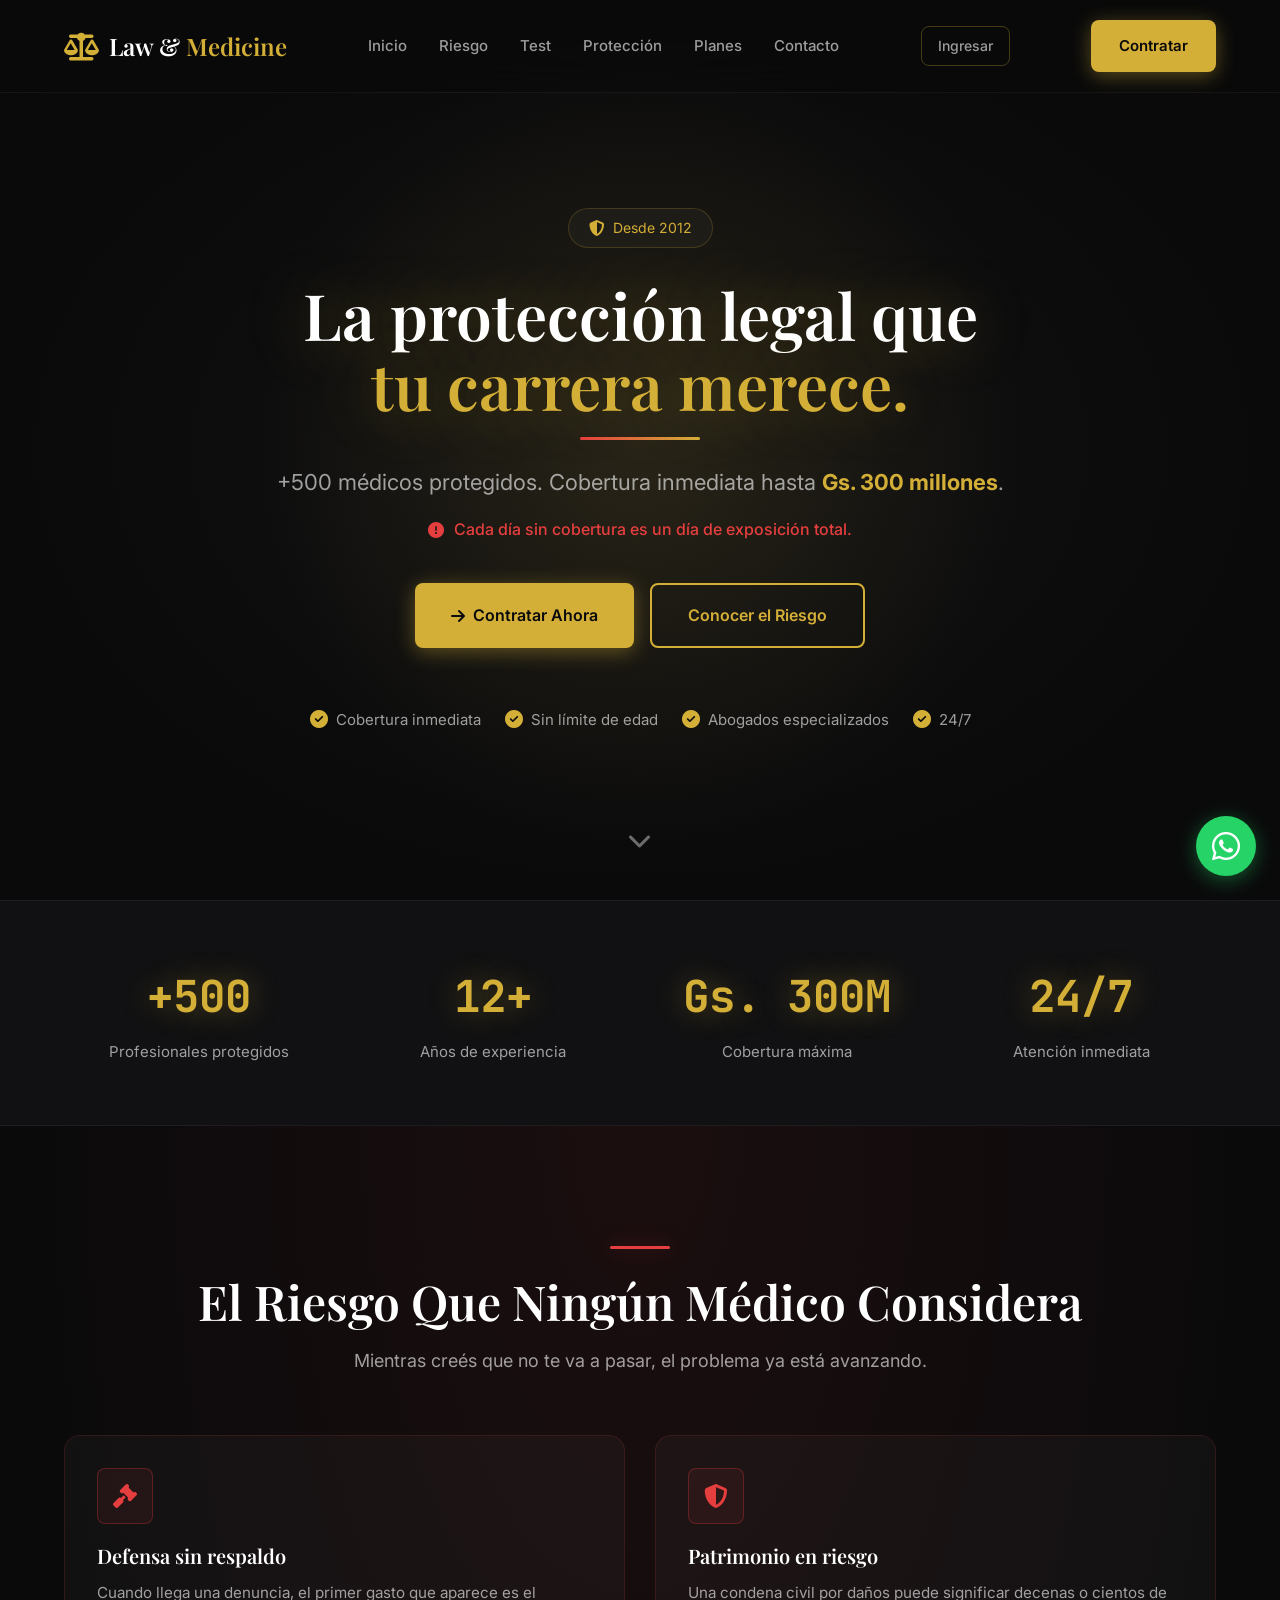
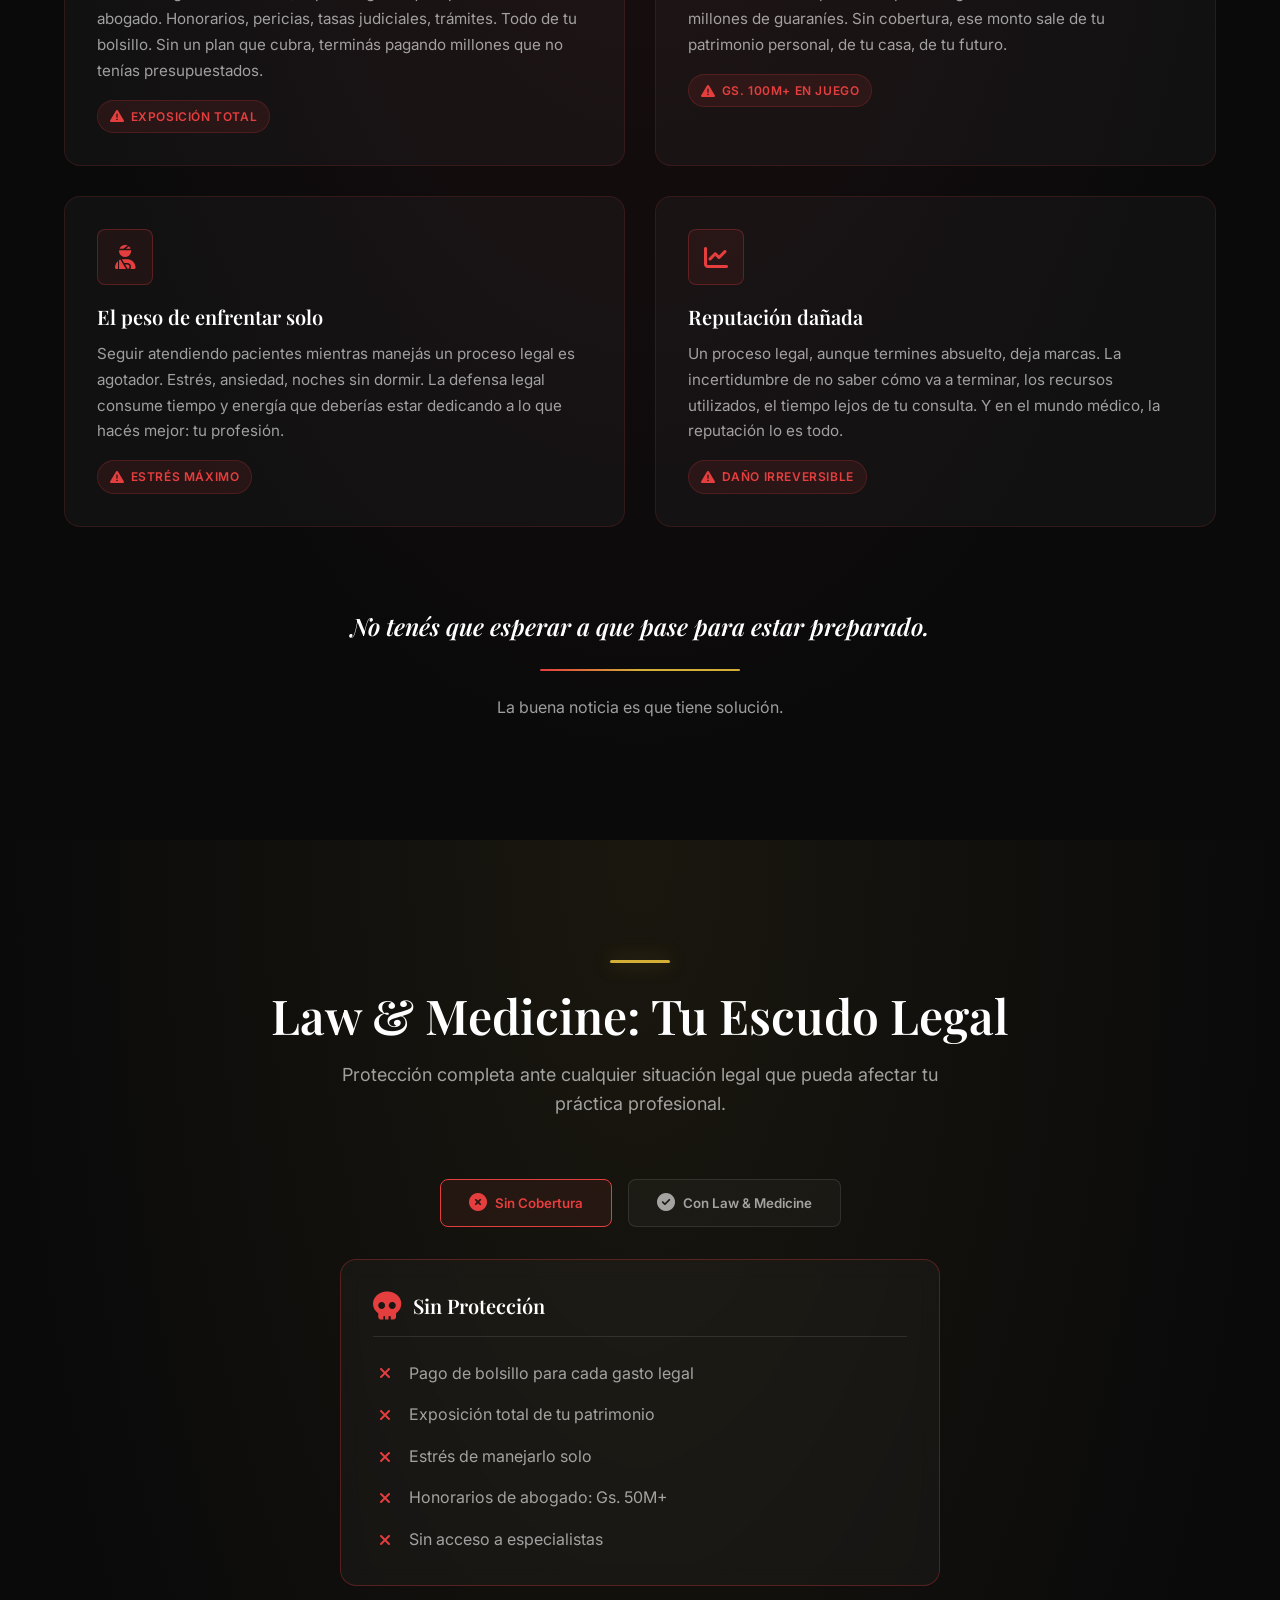
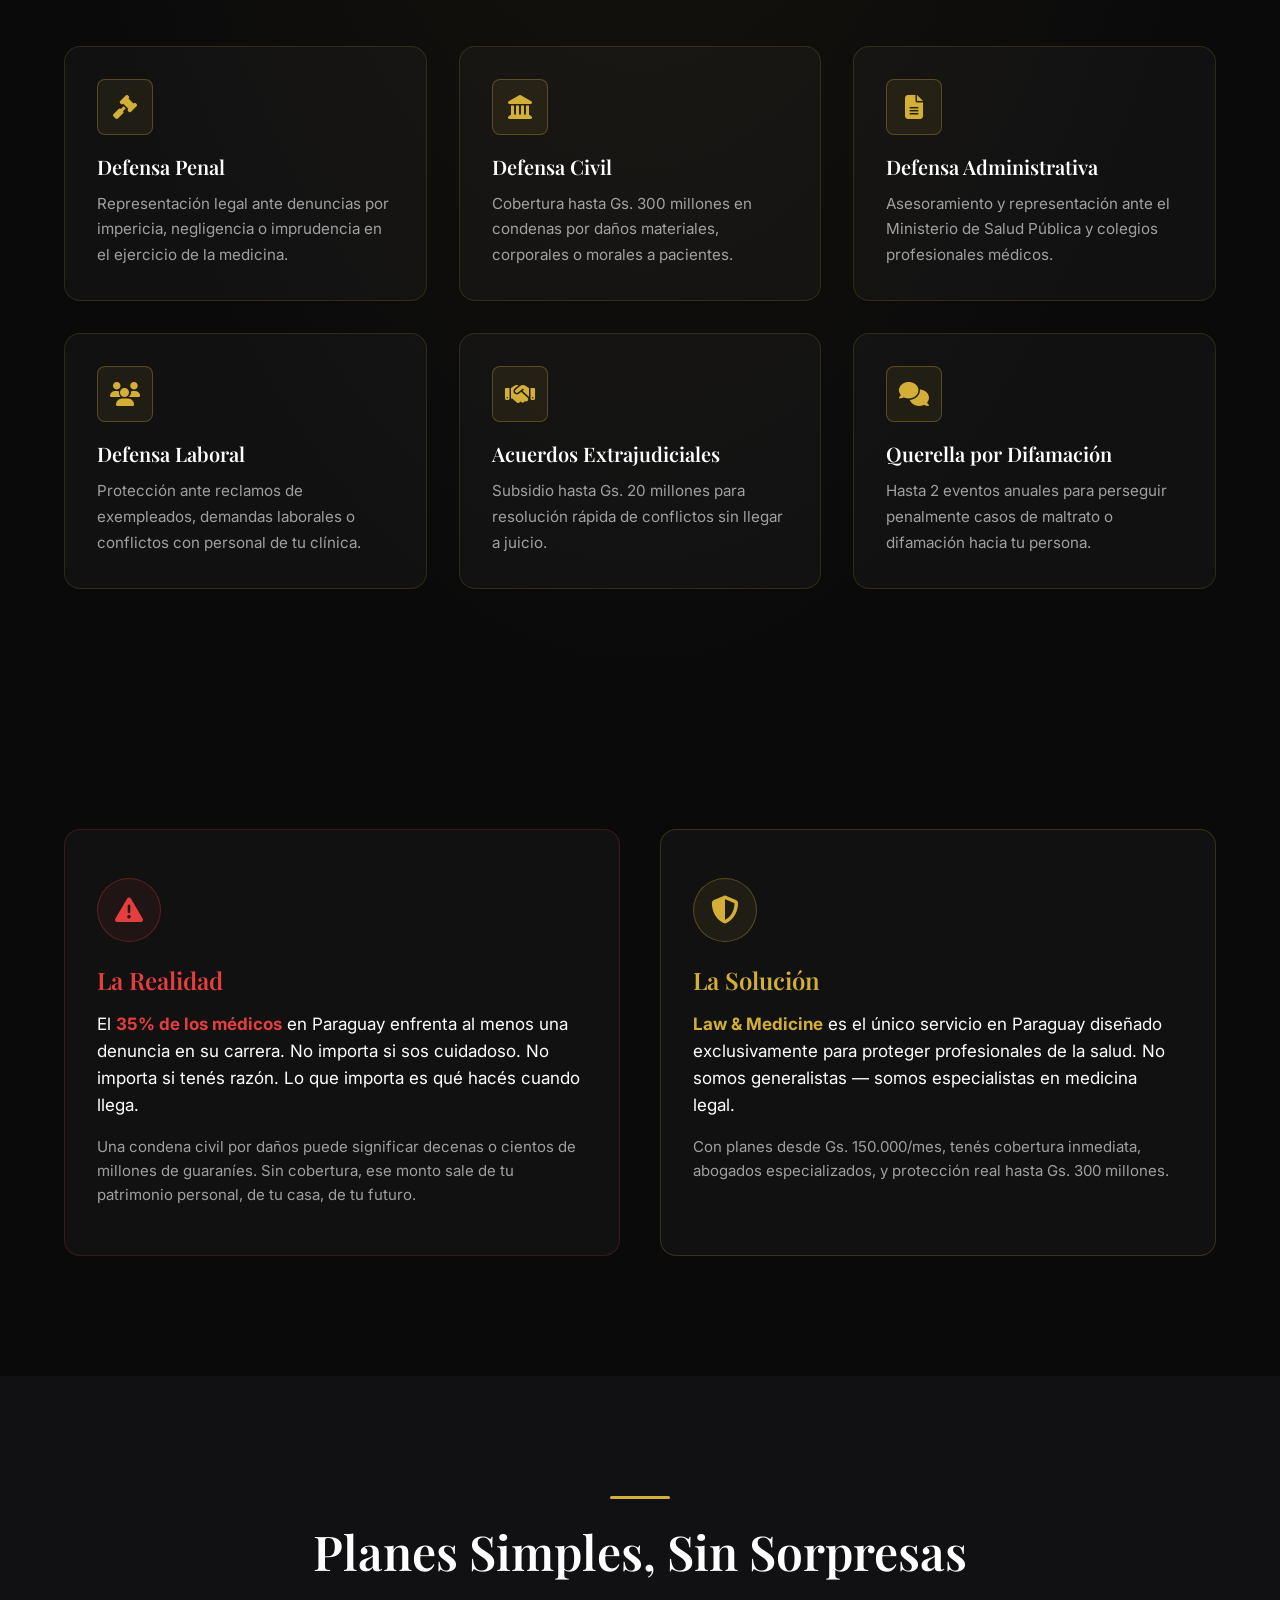
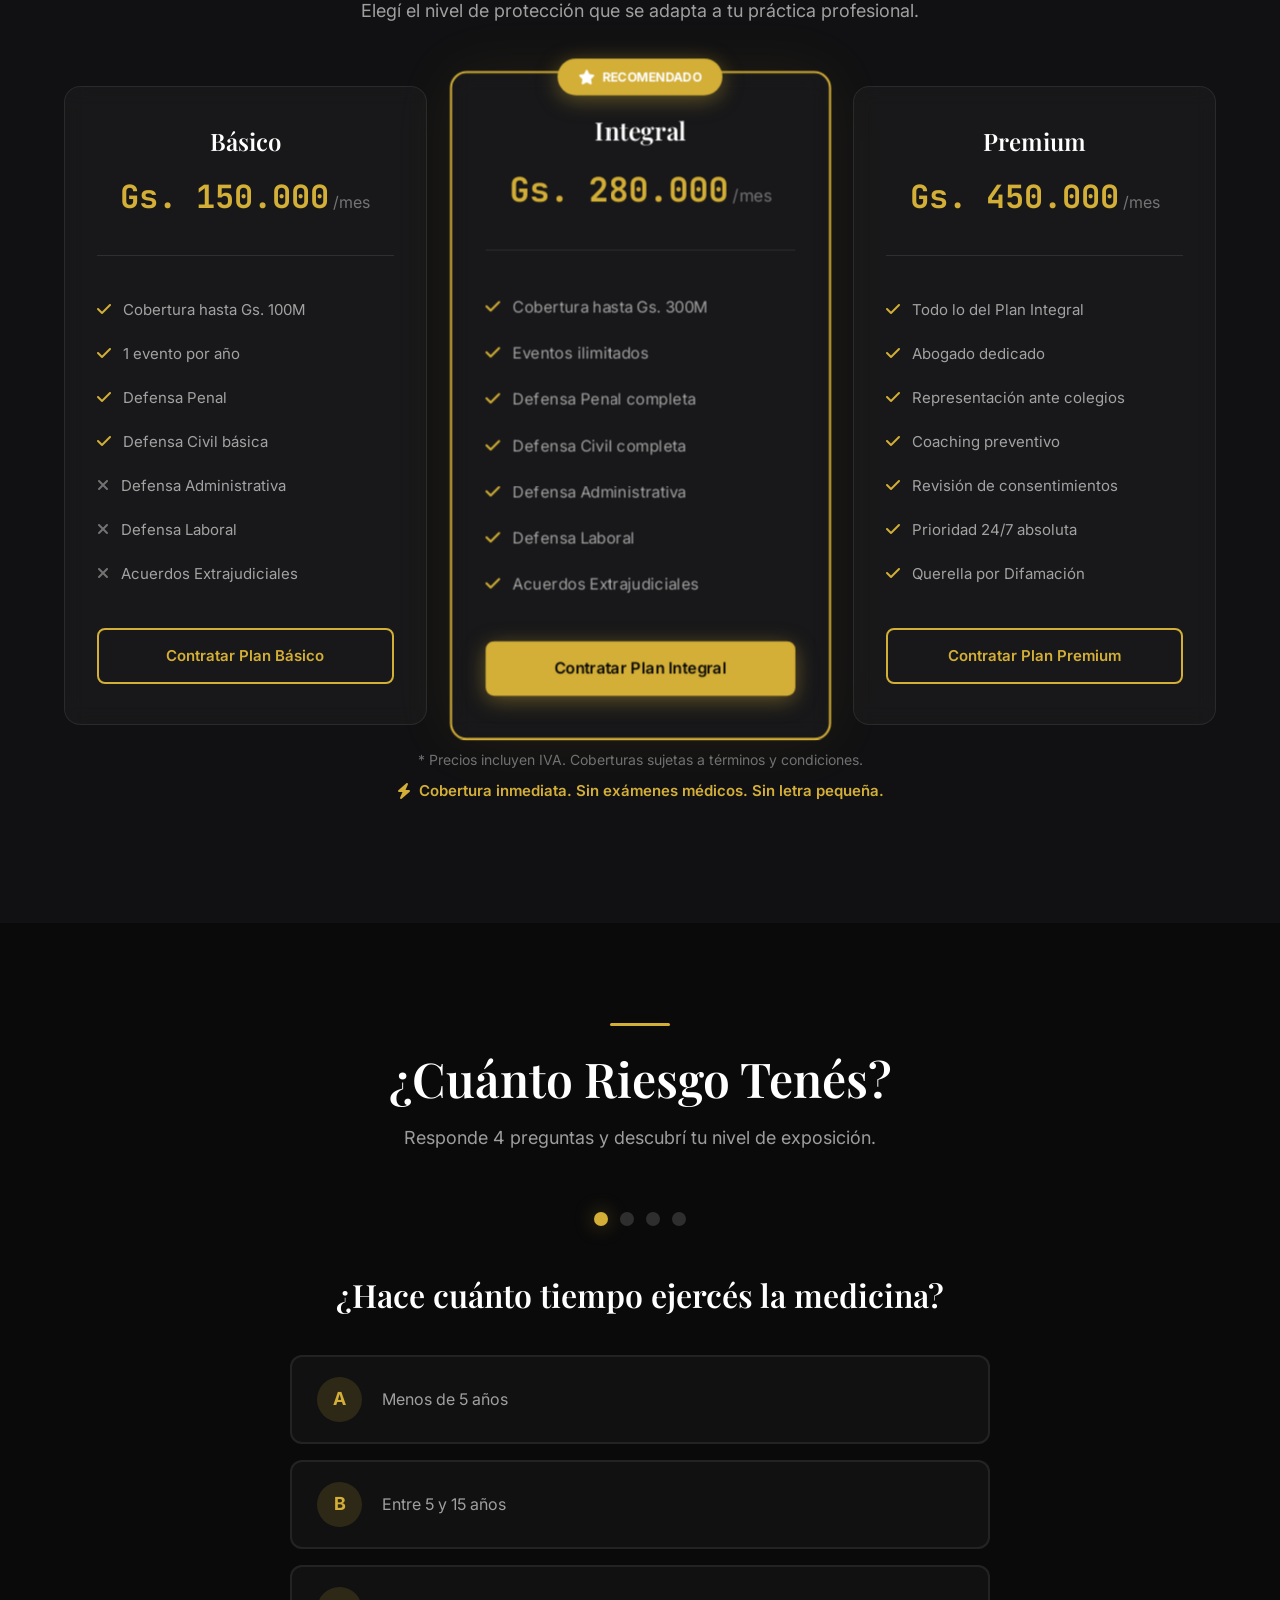
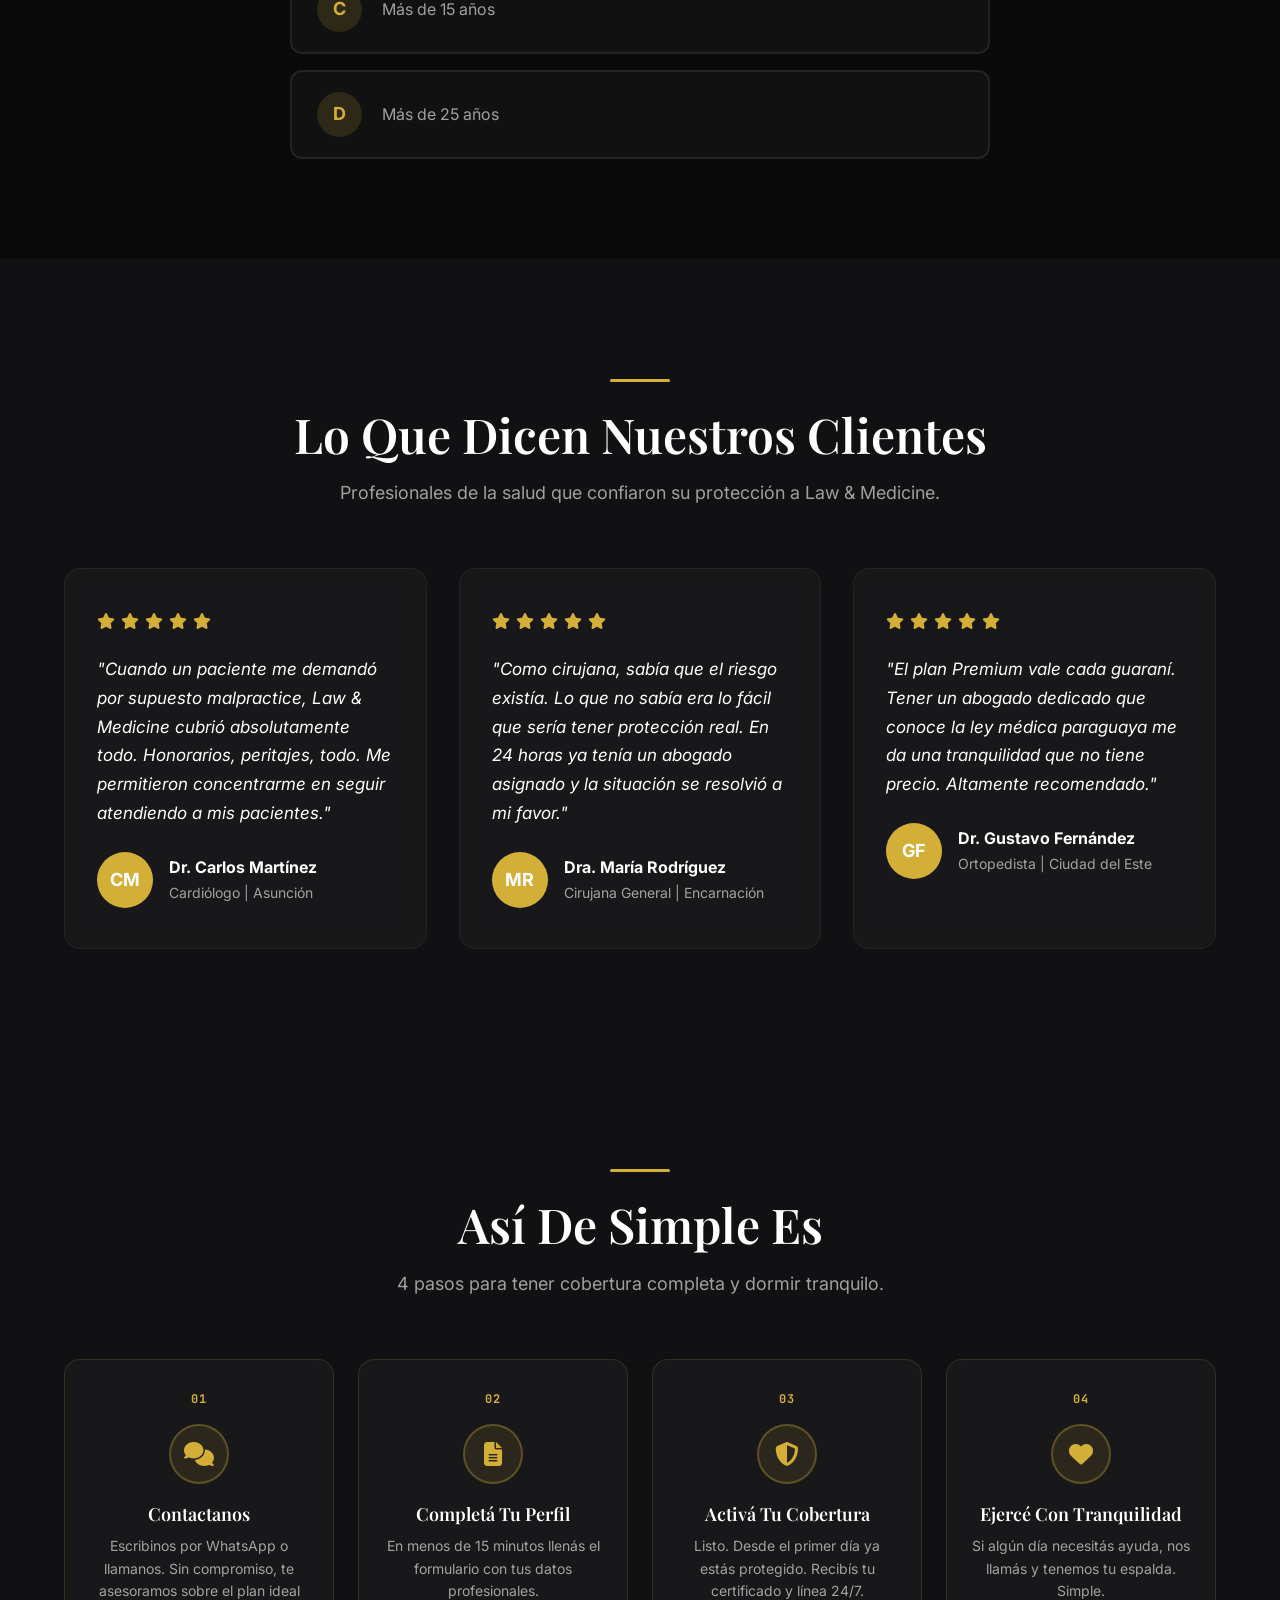
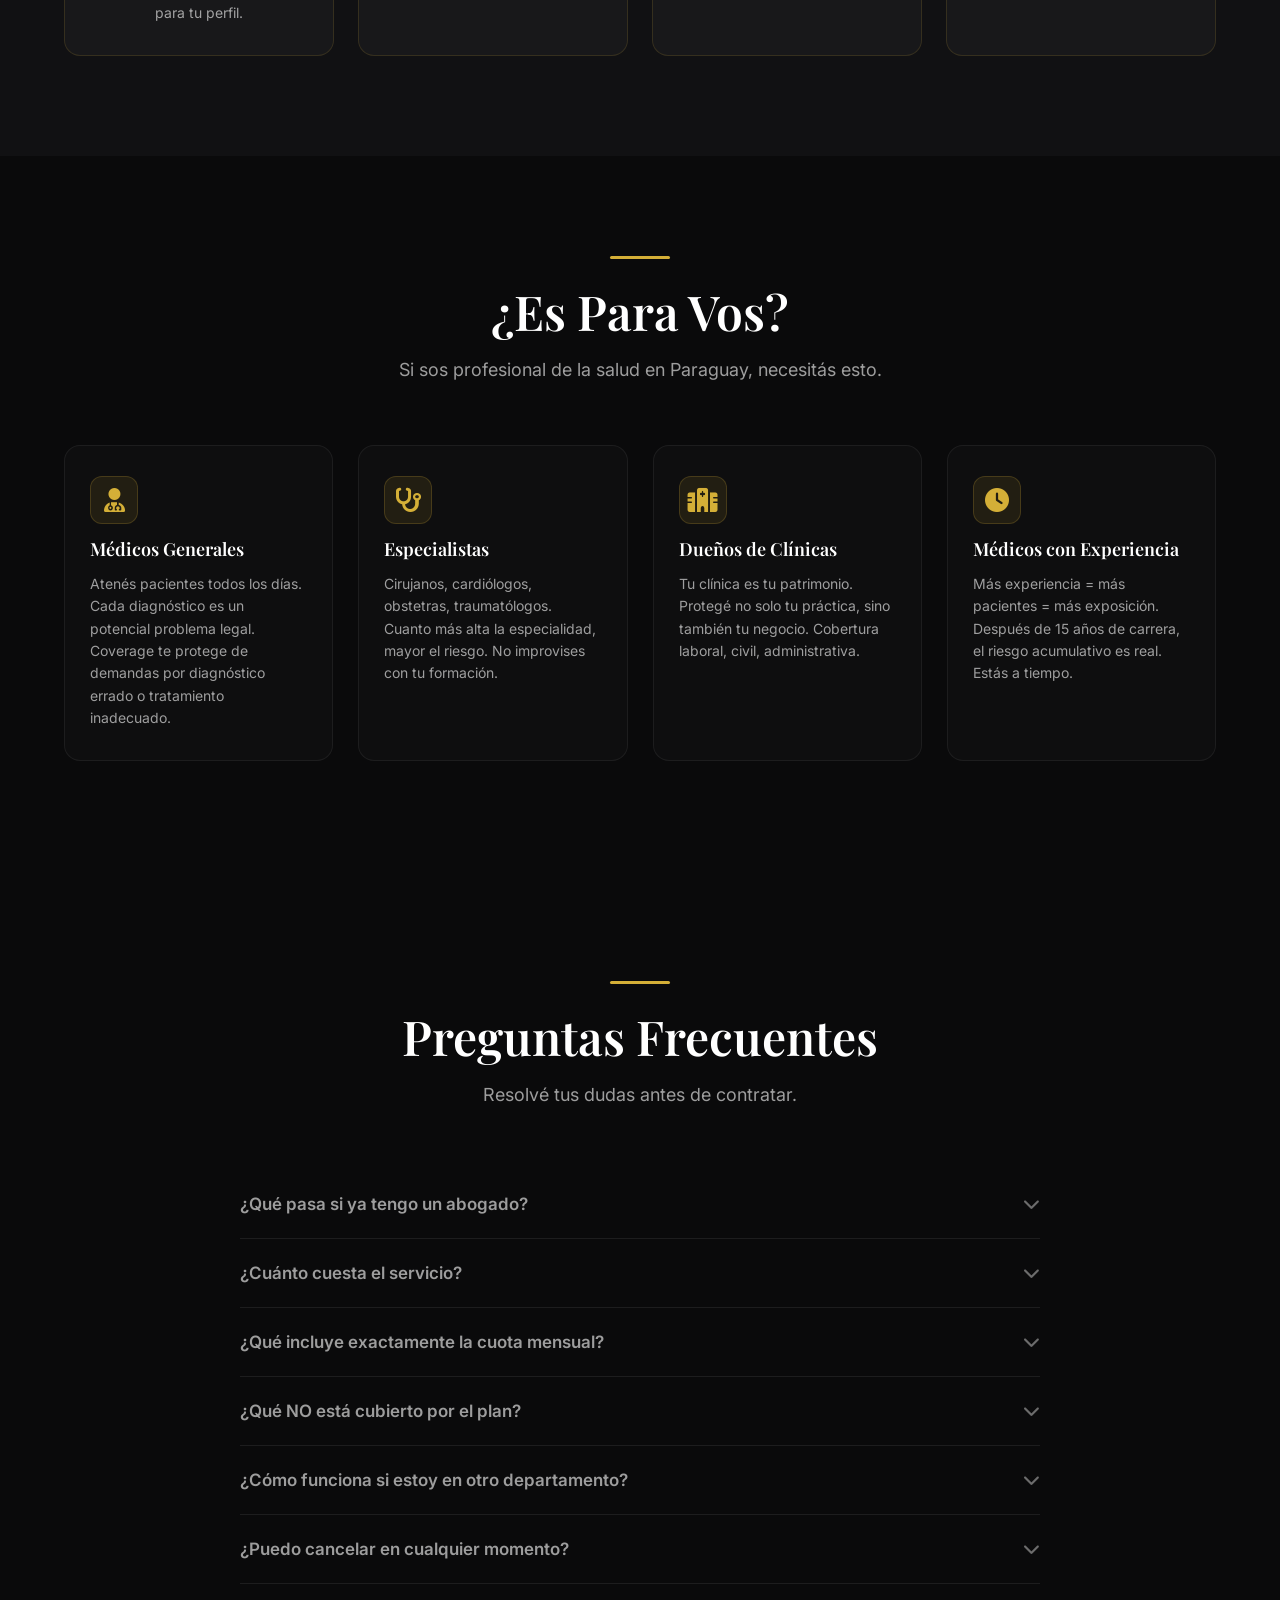
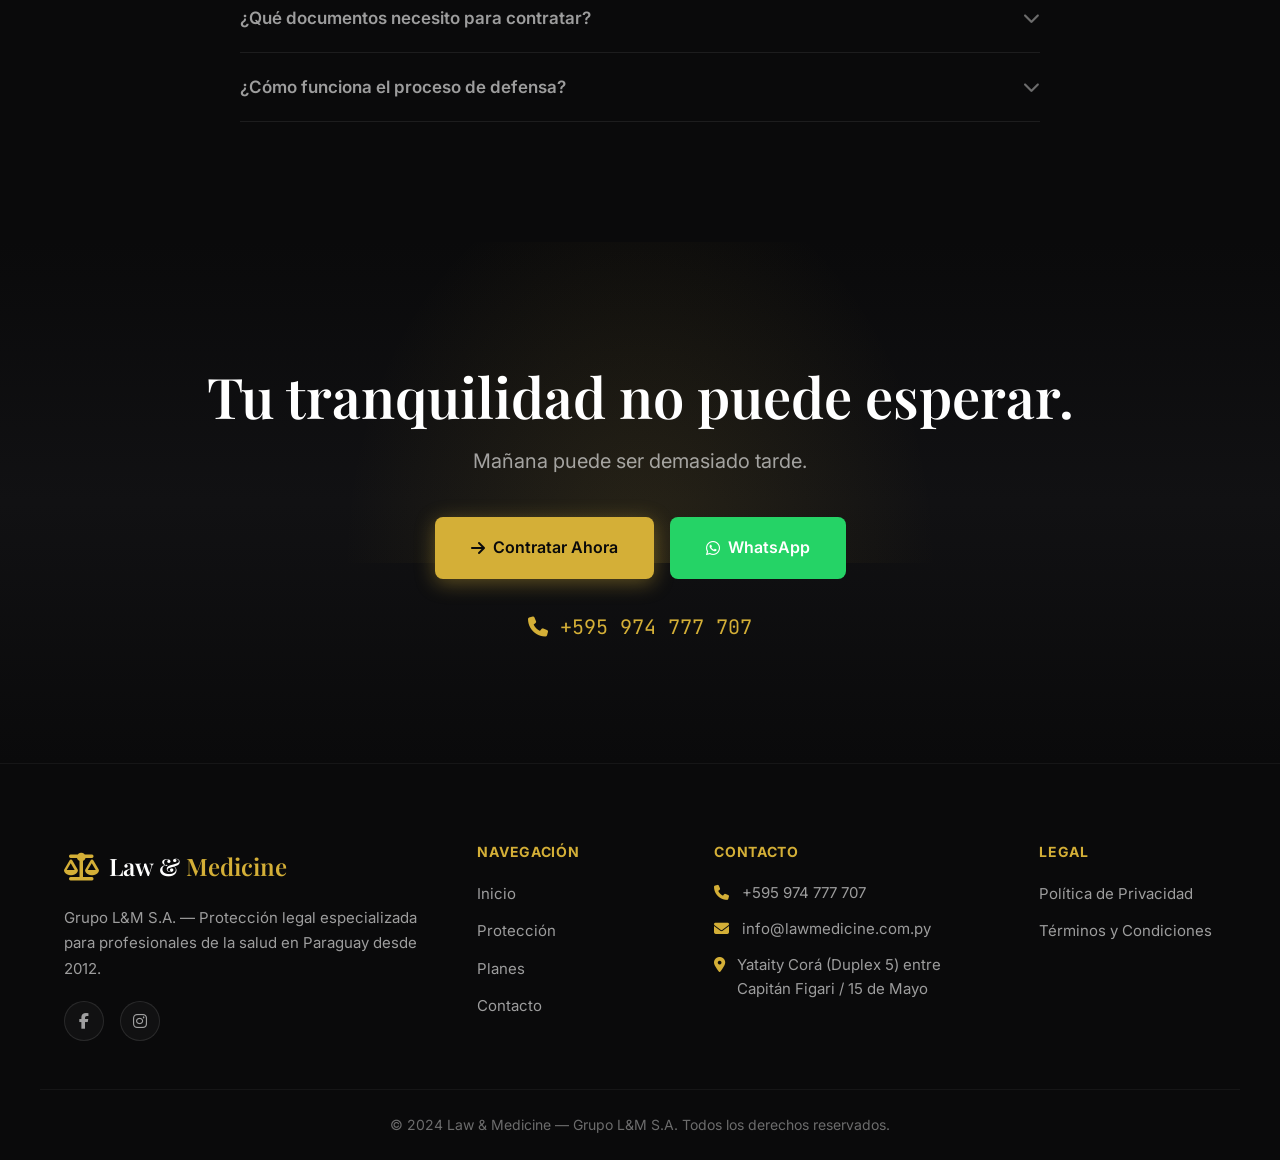
<file: index.html>
<!DOCTYPE html>
<html lang="es">
<head>
    <meta charset="UTF-8">
    <meta name="viewport" content="width=device-width, initial-scale=1.0">
    <meta name="description" content="Law & Medicine - Protección legal integral para profesionales de la salud en Paraguay. Cobertura hasta Gs. 300 millones.">
    <meta name="keywords" content="defensa legal médica, seguro para doctores, protección legal salud Paraguay">
    
    <!-- Open Graph -->
    <meta property="og:title" content="Law & Medicine - Protección Legal para Médicos">
    <meta property="og:description" content="El único plan de defensa legal que cubre hasta Gs. 300 millones para profesionales de la salud en Paraguay.">
    <meta property="og:type" content="website">
    <meta property="og:url" content="https://lawmedicine.com.py">
    
    <title>Law & Medicine | Defensa Legal para Profesionales de la Salud</title>
    
    <!-- Favicon -->
    <link rel="icon" type="image/x-icon" href="favicon.ico">
    
    <!-- Google Fonts -->
    <link rel="preconnect" href="https://fonts.googleapis.com">
    <link rel="preconnect" href="https://fonts.gstatic.com" crossorigin>
    <link href="https://fonts.googleapis.com/css2?family=Inter:wght@400;500;600;700&family=Playfair+Display:wght@500;600;700&family=JetBrains+Mono:wght@500&display=swap" rel="stylesheet">
    
    <!-- Font Awesome 6 -->
    <link rel="stylesheet" href="https://cdnjs.cloudflare.com/ajax/libs/font-awesome/6.5.1/css/all.min.css">
    
    <!-- Styles -->
    <link rel="stylesheet" href="styles.css">
</head>
<body>
    <!-- ========================================
         HEADER - Minimal with Backdrop Blur
    ======================================== -->
    <header class="header" id="header">
        <div class="container header__inner">
            <a href="#" class="logo">
                <span class="logo__icon"><i class="fas fa-balance-scale"></i></span>
                <span class="logo__text">Law & <span class="logo__text-accent">Medicine</span></span>
            </a>
            
            <nav class="nav" id="nav">
                <ul class="nav__list">
                    <li><a href="#inicio" class="nav__link">Inicio</a></li>
                    <li><a href="#riesgo" class="nav__link">Riesgo</a></li>
                    <li><a href="#quiz" class="nav__link">Test</a></li>
                    <li><a href="#proteccion" class="nav__link">Protección</a></li>
                    <li><a href="#planes" class="nav__link">Planes</a></li>
                    <li><a href="#contacto" class="nav__link">Contacto</a></li>
                </ul>
            </nav>
            
            <a href="https://self.lawmedicine.com.py/login?next=/" class="header__login" target="_blank" rel="noopener">Ingresar</a>
            <a href="#planes" class="btn btn--primary header__cta">Contratar</a>
            
            <button class="nav__toggle" id="navToggle" aria-label="Abrir menú">
                <span class="nav__toggle-bar"></span>
                <span class="nav__toggle-bar"></span>
                <span class="nav__toggle-bar"></span>
            </button>
        </div>
    </header>

    <main>
        <!-- ========================================
             HERO SECTION - Full Dark with Glow
        ======================================== -->
        <section class="hero" id="inicio">
            <div class="hero__bg"></div>
            <div class="hero__glow"></div>
            <div class="container hero__content">
                <div class="hero__badge reveal-up">
                    <i class="fas fa-shield-alt"></i>
                    <span>Desde 2012</span>
                </div>
                
                <h1 class="hero__title reveal-up delay-1">
                    La protección legal que<br><span class="hero__title-accent">tu carrera merece.</span>
                </h1>
                
                <div class="hero__line reveal-up delay-2"></div>
                
                <p class="hero__subtitle reveal-up delay-3">
                    +500 médicos protegidos. Cobertura inmediata hasta <strong>Gs. 300 millones</strong>.
                </p>
                
                <p class="hero__urgent reveal-up delay-4">
                    <i class="fas fa-exclamation-circle"></i>
                    Cada día sin cobertura es un día de exposición total.
                </p>
                
                <div class="hero__buttons reveal-up delay-5">
                    <a href="#planes" class="btn btn--primary btn--lg">
                        <i class="fas fa-arrow-right"></i>
                        Contratar Ahora
                    </a>
                    <a href="#riesgo" class="btn btn--outline btn--lg">
                        Conocer el Riesgo
                    </a>
                </div>
                
                <div class="hero__trust reveal-up delay-6">
                    <div class="trust-badge">
                        <i class="fas fa-check-circle"></i>
                        <span>Cobertura inmediata</span>
                    </div>
                    <div class="trust-badge">
                        <i class="fas fa-check-circle"></i>
                        <span>Sin límite de edad</span>
                    </div>
                    <div class="trust-badge">
                        <i class="fas fa-check-circle"></i>
                        <span>Abogados especializados</span>
                    </div>
                    <div class="trust-badge">
                        <i class="fas fa-check-circle"></i>
                        <span>24/7</span>
                    </div>
                </div>
            </div>
            <div class="hero__scroll">
                <i class="fas fa-chevron-down"></i>
            </div>
        </section>

        <!-- ========================================
             TRUST BAR - Statistics with Glow
        ======================================== -->
        <section class="trust-bar">
            <div class="container trust-bar__grid">
                <div class="stat reveal-up">
                    <span class="stat__number">+500</span>
                    <span class="stat__label">Profesionales protegidos</span>
                </div>
                <div class="stat reveal-up delay-1">
                    <span class="stat__number">12+</span>
                    <span class="stat__label">Años de experiencia</span>
                </div>
                <div class="stat reveal-up delay-2">
                    <span class="stat__number">Gs. 300M</span>
                    <span class="stat__label">Cobertura máxima</span>
                </div>
                <div class="stat reveal-up delay-3">
                    <span class="stat__number">24/7</span>
                    <span class="stat__label">Atención inmediata</span>
                </div>
            </div>
        </section>

        <!-- ========================================
             NEW: RISK ZONE - "El Costo de la Improvisación"
             Dark red aesthetic, feels dangerous
        ======================================== -->
        <section class="risk-zone" id="riesgo">
            <div class="risk-zone__bg"></div>
            
            <div class="container">
                <div class="section-header section-header--danger reveal-up">
                    <div class="section-header__line"></div>
                    <h2 class="section-header__title">El Riesgo Que Ningún Médico Considera</h2>
                    <p class="section-header__subtitle">Mientras creés que no te va a pasar, el problema ya está avanzando.</p>
                </div>
                
                <div class="pain-grid">
                    <div class="pain-card reveal-up delay-1">
                        <div class="pain-card__glow"></div>
                        <div class="pain-card__icon">
                            <i class="fas fa-gavel"></i>
                        </div>
                        <h3 class="pain-card__title">Defensa sin respaldo</h3>
                        <p class="pain-card__text">Cuando llega una denuncia, el primer gasto que aparece es el abogado. Honorarios, pericias, tasas judiciales, trámites. Todo de tu bolsillo. Sin un plan que cubra, terminás pagando millones que no tenías presupuestados.</p>
                        <div class="pain-card__tag">
                            <i class="fas fa-exclamation-triangle"></i>
                            Exposición total
                        </div>
                    </div>
                    
                    <div class="pain-card reveal-up delay-2">
                        <div class="pain-card__glow"></div>
                        <div class="pain-card__icon">
                            <i class="fas fa-shield-alt"></i>
                        </div>
                        <h3 class="pain-card__title">Patrimonio en riesgo</h3>
                        <p class="pain-card__text">Una condena civil por daños puede significar decenas o cientos de millones de guaraníes. Sin cobertura, ese monto sale de tu patrimonio personal, de tu casa, de tu futuro.</p>
                        <div class="pain-card__tag">
                            <i class="fas fa-exclamation-triangle"></i>
                            Gs. 100M+ en juego
                        </div>
                    </div>
                    
                    <div class="pain-card reveal-up delay-3">
                        <div class="pain-card__glow"></div>
                        <div class="pain-card__icon">
                            <i class="fas fa-user-injured"></i>
                        </div>
                        <h3 class="pain-card__title">El peso de enfrentar solo</h3>
                        <p class="pain-card__text">Seguir atendiendo pacientes mientras manejás un proceso legal es agotador. Estrés, ansiedad, noches sin dormir. La defensa legal consume tiempo y energía que deberías estar dedicando a lo que hacés mejor: tu profesión.</p>
                        <div class="pain-card__tag">
                            <i class="fas fa-exclamation-triangle"></i>
                            Estrés máximo
                        </div>
                    </div>
                    
                    <div class="pain-card reveal-up delay-4">
                        <div class="pain-card__glow"></div>
                        <div class="pain-card__icon">
                            <i class="fas fa-chart-line"></i>
                        </div>
                        <h3 class="pain-card__title">Reputación dañada</h3>
                        <p class="pain-card__text">Un proceso legal, aunque termines absuelto, deja marcas. La incertidumbre de no saber cómo va a terminar, los recursos utilizados, el tiempo lejos de tu consulta. Y en el mundo médico, la reputación lo es todo.</p>
                        <div class="pain-card__tag">
                            <i class="fas fa-exclamation-triangle"></i>
                            Daño irreversible
                        </div>
                    </div>
                </div>
                
                <div class="scroll-hint">Deslizá para ver más</div>
                
                <div class="risk-zone__closing reveal-up">
                    <p class="closing-line">No tenés que esperar a que pase para estar preparado.</p>
                    <div class="transition-line"></div>
                    <p class="transition-hint">La buena noticia es que tiene solución.</p>
                </div>
            </div>
        </section>

        <!-- ========================================
             PROTECTION ZONE - Solution with Green Glow
             Premium emerald green aesthetic
        ======================================== -->
        <section class="protection-zone" id="proteccion">
            <div class="protection-zone__bg"></div>
            
            <div class="container">
                <div class="section-header section-header--success reveal-up">
                    <div class="section-header__line"></div>
                    <h2 class="section-header__title">Law & Medicine: Tu Escudo Legal</h2>
                    <p class="section-header__subtitle">Protección completa ante cualquier situación legal que pueda afectar tu práctica profesional.</p>
                </div>
                
                <!-- Coverage Comparison Tabs -->
                <div class="coverage-tabs reveal-up delay-1">
                    <div class="coverage-tabs__buttons">
                        <button class="coverage-tabs__btn active" data-tab="sin-cobertura">
                            <i class="fas fa-times-circle"></i>
                            Sin Cobertura
                        </button>
                        <button class="coverage-tabs__btn" data-tab="con-cobertura">
                            <i class="fas fa-check-circle"></i>
                            Con Law & Medicine
                        </button>
                    </div>
                    
                    <div class="coverage-tabs__content">
                        <div class="coverage-tab active" id="sin-cobertura">
                            <div class="comparison-card comparison-card--danger">
                                <div class="comparison-card__header">
                                    <i class="fas fa-skull"></i>
                                    <h3>Sin Protección</h3>
                                </div>
                                <ul class="comparison-card__list">
                                    <li class="comparison-item comparison-item--danger">
                                        <i class="fas fa-times"></i>
                                        <span>Pago de bolsillo para cada gasto legal</span>
                                    </li>
                                    <li class="comparison-item comparison-item--danger">
                                        <i class="fas fa-times"></i>
                                        <span>Exposición total de tu patrimonio</span>
                                    </li>
                                    <li class="comparison-item comparison-item--danger">
                                        <i class="fas fa-times"></i>
                                        <span>Estrés de manejarlo solo</span>
                                    </li>
                                    <li class="comparison-item comparison-item--danger">
                                        <i class="fas fa-times"></i>
                                        <span>Honorarios de abogado: Gs. 50M+</span>
                                    </li>
                                    <li class="comparison-item comparison-item--danger">
                                        <i class="fas fa-times"></i>
                                        <span>Sin acceso a especialistas</span>
                                    </li>
                                </ul>
                            </div>
                        </div>
                        
                        <div class="coverage-tab" id="con-cobertura">
                            <div class="comparison-card comparison-card--success">
                                <div class="comparison-card__header">
                                    <i class="fas fa-shield-alt"></i>
                                    <h3>Con Law & Medicine</h3>
                                </div>
                                <ul class="comparison-card__list">
                                    <li class="comparison-item comparison-item--success">
                                        <i class="fas fa-check"></i>
                                        <span>Todo cubierto hasta Gs. 300M</span>
                                    </li>
                                    <li class="comparison-item comparison-item--success">
                                        <i class="fas fa-check"></i>
                                        <span>Patrimonio protegido</span>
                                    </li>
                                    <li class="comparison-item comparison-item--success">
                                        <i class="fas fa-check"></i>
                                        <span>Abogado dedicado 24/7</span>
                                    </li>
                                    <li class="comparison-item comparison-item--success">
                                        <i class="fas fa-check"></i>
                                        <span>Gs. 150.000/mes</span>
                                    </li>
                                    <li class="comparison-item comparison-item--success">
                                        <i class="fas fa-check"></i>
                                        <span>Especialistas en medicina legal</span>
                                    </li>
                                </ul>
                            </div>
                        </div>
                    </div>
                </div>
                
                <div class="scroll-hint">Deslizá para ver más</div>
                
                <!-- Coverage Cards Grid -->
                <div class="coverage-grid">
                    <div class="coverage-card reveal-up delay-1">
                        <div class="coverage-card__glow"></div>
                        <div class="coverage-card__icon">
                            <i class="fas fa-gavel"></i>
                        </div>
                        <h3 class="coverage-card__title">Defensa Penal</h3>
                        <p class="coverage-card__desc">Representación legal ante denuncias por impericia, negligencia o imprudencia en el ejercicio de la medicina.</p>
                        <div class="coverage-card__badge">PROTEGIDO</div>
                    </div>
                    
                    <div class="coverage-card reveal-up delay-2">
                        <div class="coverage-card__glow"></div>
                        <div class="coverage-card__icon">
                            <i class="fas fa-landmark"></i>
                        </div>
                        <h3 class="coverage-card__title">Defensa Civil</h3>
                        <p class="coverage-card__desc">Cobertura hasta Gs. 300 millones en condenas por daños materiales, corporales o morales a pacientes.</p>
                        <div class="coverage-card__badge">PROTEGIDO</div>
                    </div>
                    
                    <div class="coverage-card reveal-up delay-3">
                        <div class="coverage-card__glow"></div>
                        <div class="coverage-card__icon">
                            <i class="fas fa-file-alt"></i>
                        </div>
                        <h3 class="coverage-card__title">Defensa Administrativa</h3>
                        <p class="coverage-card__desc">Asesoramiento y representación ante el Ministerio de Salud Pública y colegios profesionales médicos.</p>
                        <div class="coverage-card__badge">PROTEGIDO</div>
                    </div>
                    
                    <div class="coverage-card reveal-up delay-1">
                        <div class="coverage-card__glow"></div>
                        <div class="coverage-card__icon">
                            <i class="fas fa-users"></i>
                        </div>
                        <h3 class="coverage-card__title">Defensa Laboral</h3>
                        <p class="coverage-card__desc">Protección ante reclamos de exempleados, demandas laborales o conflictos con personal de tu clínica.</p>
                        <div class="coverage-card__badge">PROTEGIDO</div>
                    </div>
                    
                    <div class="coverage-card reveal-up delay-2">
                        <div class="coverage-card__glow"></div>
                        <div class="coverage-card__icon">
                            <i class="fas fa-handshake"></i>
                        </div>
                        <h3 class="coverage-card__title">Acuerdos Extrajudiciales</h3>
                        <p class="coverage-card__desc">Subsidio hasta Gs. 20 millones para resolución rápida de conflictos sin llegar a juicio.</p>
                        <div class="coverage-card__badge">PROTEGIDO</div>
                    </div>
                    
                    <div class="coverage-card reveal-up delay-3">
                        <div class="coverage-card__glow"></div>
                        <div class="coverage-card__icon">
                            <i class="fas fa-comments"></i>
                        </div>
                        <h3 class="coverage-card__title">Querella por Difamación</h3>
                        <p class="coverage-card__desc">Hasta 2 eventos anuales para perseguir penalmente casos de maltrato o difamación hacia tu persona.</p>
                        <div class="coverage-card__badge">PROTEGIDO</div>
                    </div>
                </div>
                
                <div class="scroll-hint">Deslizá para ver más</div>
            </div>
        </section>

        <!-- ========================================
             PROBLEM/SOLUTION - Two Column Contrast
        ======================================== -->
        <section class="problem-solution">
            <div class="container problem-solution__grid">
                <div class="problem-card reveal-left">
                    <div class="problem-card__icon">
                        <i class="fas fa-exclamation-triangle"></i>
                    </div>
                    <h3 class="problem-card__title">La Realidad</h3>
                    <p class="problem-card__text">El <strong>35% de los médicos</strong> en Paraguay enfrenta al menos una denuncia en su carrera. No importa si sos cuidadoso. No importa si tenés razón. Lo que importa es qué hacés cuando llega.</p>
                    <p class="problem-card__sub">Una condena civil por daños puede significar decenas o cientos de millones de guaraníes. Sin cobertura, ese monto sale de tu patrimonio personal, de tu casa, de tu futuro.</p>
                </div>
                
                <div class="solution-card reveal-right">
                    <div class="solution-card__icon">
                        <i class="fas fa-shield-alt"></i>
                    </div>
                    <h3 class="solution-card__title">La Solución</h3>
                    <p class="solution-card__text"><strong>Law & Medicine</strong> es el único servicio en Paraguay diseñado exclusivamente para proteger profesionales de la salud. No somos generalistas — somos especialistas en medicina legal.</p>
                    <p class="solution-card__sub">Con planes desde Gs. 150.000/mes, tenés cobertura inmediata, abogados especializados, y protección real hasta Gs. 300 millones.</p>
                </div>
            </div>
        </section>

        <!-- ========================================
             PLANES - Premium Glass Cards
        ======================================== -->
        <section class="plans" id="planes">
            <div class="container">
                <div class="section-header reveal-up">
                    <div class="section-header__line"></div>
                    <h2 class="section-header__title">Planes Simples, Sin Sorpresas</h2>
                    <p class="section-header__subtitle">Elegí el nivel de protección que se adapta a tu práctica profesional.</p>
                </div>
                
                <div class="plans__grid">
                    <!-- Plan Básico -->
                    <div class="plan-card reveal-up delay-1">
                        <div class="plan-card__header">
                            <h3 class="plan-card__name">Básico</h3>
                            <p class="plan-card__price">
                                <span class="plan-card__price-amount">Gs. 150.000</span>
                                <span class="plan-card__price-period">/mes</span>
                            </p>
                        </div>
                        <ul class="plan-card__features">
                            <li><i class="fas fa-check"></i> Cobertura hasta Gs. 100M</li>
                            <li><i class="fas fa-check"></i> 1 evento por año</li>
                            <li><i class="fas fa-check"></i> Defensa Penal</li>
                            <li><i class="fas fa-check"></i> Defensa Civil básica</li>
                            <li><i class="fas fa-times"></i> Defensa Administrativa</li>
                            <li><i class="fas fa-times"></i> Defensa Laboral</li>
                            <li><i class="fas fa-times"></i> Acuerdos Extrajudiciales</li>
                        </ul>
                        <a href="#contacto" class="btn btn--outline btn--block">Contratar Plan Básico</a>
                    </div>
                    
                    <!-- Plan Integral - Featured -->
                    <div class="plan-card plan-card--featured reveal-up delay-2">
                        <div class="plan-card__badge">
                            <i class="fas fa-star"></i>
                            RECOMENDADO
                        </div>
                        <div class="plan-card__header">
                            <h3 class="plan-card__name">Integral</h3>
                            <p class="plan-card__price">
                                <span class="plan-card__price-amount">Gs. 280.000</span>
                                <span class="plan-card__price-period">/mes</span>
                            </p>
                        </div>
                        <ul class="plan-card__features">
                            <li><i class="fas fa-check"></i> Cobertura hasta Gs. 300M</li>
                            <li><i class="fas fa-check"></i> Eventos ilimitados</li>
                            <li><i class="fas fa-check"></i> Defensa Penal completa</li>
                            <li><i class="fas fa-check"></i> Defensa Civil completa</li>
                            <li><i class="fas fa-check"></i> Defensa Administrativa</li>
                            <li><i class="fas fa-check"></i> Defensa Laboral</li>
                            <li><i class="fas fa-check"></i> Acuerdos Extrajudiciales</li>
                        </ul>
                        <a href="#contacto" class="btn btn--primary btn--block">Contratar Plan Integral</a>
                    </div>
                    
                    <!-- Plan Premium -->
                    <div class="plan-card reveal-up delay-3">
                        <div class="plan-card__header">
                            <h3 class="plan-card__name">Premium</h3>
                            <p class="plan-card__price">
                                <span class="plan-card__price-amount">Gs. 450.000</span>
                                <span class="plan-card__price-period">/mes</span>
                            </p>
                        </div>
                        <ul class="plan-card__features">
                            <li><i class="fas fa-check"></i> Todo lo del Plan Integral</li>
                            <li><i class="fas fa-check"></i> Abogado dedicado</li>
                            <li><i class="fas fa-check"></i> Representación ante colegios</li>
                            <li><i class="fas fa-check"></i> Coaching preventivo</li>
                            <li><i class="fas fa-check"></i> Revisión de consentimientos</li>
                            <li><i class="fas fa-check"></i> Prioridad 24/7 absoluta</li>
                            <li><i class="fas fa-check"></i> Querella por Difamación</li>
                        </ul>
                        <a href="#contacto" class="btn btn--outline btn--block">Contratar Plan Premium</a>
                    </div>
                </div>
                
                <div class="scroll-hint">Deslizá para ver más</div>
                
                <p class="plans__note reveal-up">* Precios incluyen IVA. Coberturas sujetas a términos y condiciones.</p>
                <p class="plans__urgency reveal-up delay-1">
                    <i class="fas fa-bolt"></i>
                    Cobertura inmediata. Sin exámenes médicos. Sin letra pequeña.
                </p>
            </div>
        </section>

        <!-- ========================================
             QUIZ SECTION - Interactive Risk Calculator
        ======================================== -->
        <section class="quiz-section" id="quiz">
            <div class="container">
                <div class="section-header section-header--light reveal-up">
                    <div class="section-header__line"></div>
                    <h2 class="section-header__title">¿Cuánto Riesgo Tenés?</h2>
                    <p class="section-header__subtitle">Responde 4 preguntas y descubrí tu nivel de exposición.</p>
                </div>
                
                <div class="quiz-progress reveal-up delay-1">
                    <div class="quiz-progress__dot active"></div>
                    <div class="quiz-progress__dot"></div>
                    <div class="quiz-progress__dot"></div>
                    <div class="quiz-progress__dot"></div>
                </div>
                
                <div class="quiz-container">
                    <div class="quiz-question active" data-question="1">
                        <h3 class="quiz-question__title">¿Hace cuánto tiempo ejercés la medicina?</h3>
                        <div class="quiz-options">
                            <div class="quiz-option" data-value="10">
                                <span class="quiz-option__letter">A</span>
                                <span class="quiz-option__text">Menos de 5 años</span>
                            </div>
                            <div class="quiz-option" data-value="25">
                                <span class="quiz-option__letter">B</span>
                                <span class="quiz-option__text">Entre 5 y 15 años</span>
                            </div>
                            <div class="quiz-option" data-value="50">
                                <span class="quiz-option__letter">C</span>
                                <span class="quiz-option__text">Más de 15 años</span>
                            </div>
                            <div class="quiz-option" data-value="100">
                                <span class="quiz-option__letter">D</span>
                                <span class="quiz-option__text">Más de 25 años</span>
                            </div>
                        </div>
                    </div>
                    
                    <div class="quiz-question" data-question="2">
                        <h3 class="quiz-question__title">¿En qué tipo de institución trabajás?</h3>
                        <div class="quiz-options">
                            <div class="quiz-option" data-value="15">
                                <span class="quiz-option__letter">A</span>
                                <span class="quiz-option__text">Institución pública exclusiva</span>
                            </div>
                            <div class="quiz-option" data-value="30">
                                <span class="quiz-option__letter">B</span>
                                <span class="quiz-option__text">Mixto (público y privado)</span>
                            </div>
                            <div class="quiz-option" data-value="50">
                                <span class="quiz-option__letter">C</span>
                                <span class="quiz-option__text">Solo institución privada</span>
                            </div>
                            <div class="quiz-option" data-value="75">
                                <span class="quiz-option__letter">D</span>
                                <span class="quiz-option__text">Tengo mi propia clínica/consultorio</span>
                            </div>
                        </div>
                    </div>
                    
                    <div class="quiz-question" data-question="3">
                        <h3 class="quiz-question__title">¿Realizás procedimientos invasivos o cirugías?</h3>
                        <div class="quiz-options">
                            <div class="quiz-option" data-value="20">
                                <span class="quiz-option__letter">A</span>
                                <span class="quiz-option__text">No, solo consultas y diagnósticos</span>
                            </div>
                            <div class="quiz-option" data-value="50">
                                <span class="quiz-option__letter">B</span>
                                <span class="quiz-option__text">Procedimientos menores ocasionales</span>
                            </div>
                            <div class="quiz-option" data-value="80">
                                <span class="quiz-option__letter">C</span>
                                <span class="quiz-option__text">Cirugías frecuentes</span>
                            </div>
                            <div class="quiz-option" data-value="100">
                                <span class="quiz-option__letter">D</span>
                                <span class="quiz-option__text">Cirugías de alta complejidad</span>
                            </div>
                        </div>
                    </div>
                    
                    <div class="quiz-question" data-question="4">
                        <h3 class="quiz-question__title">¿Tenés defensa legal actualmente?</h3>
                        <div class="quiz-options">
                            <div class="quiz-option" data-value="0">
                                <span class="quiz-option__letter">A</span>
                                <span class="quiz-option__text">Sí, cobertura completa</span>
                            </div>
                            <div class="quiz-option" data-value="30">
                                <span class="quiz-option__letter">B</span>
                                <span class="quiz-option__text">Sí, pero básica</span>
                            </div>
                            <div class="quiz-option" data-value="70">
                                <span class="quiz-option__letter">C</span>
                                <span class="quiz-option__text">No, pero tengo abogado de confianza</span>
                            </div>
                            <div class="quiz-option" data-value="100">
                                <span class="quiz-option__letter">D</span>
                                <span class="quiz-option__text">No, no tengo ninguna cobertura</span>
                            </div>
                        </div>
                    </div>
                    
                    <div class="quiz-result" data-question="result">
                        <div class="quiz-result__card">
                            <div class="quiz-result__level">Tu Nivel de Exposición</div>
                            <div class="quiz-result__score" id="risk-score">0</div>
                            <p class="quiz-result__description" id="risk-description">
                                Cargando análisis...
                            </p>
                            <a href="#planes" class="btn btn--primary btn--lg">
                                <i class="fas fa-shield-alt"></i>
                                Protegerme Ahora
                            </a>
                        </div>
                    </div>
                </div>
            </div>
        </section>

        <!-- ========================================
             TESTIMONIALS - Dark Glass Cards
        ======================================== -->
        <section class="testimonials">
            <div class="container">
                <div class="section-header reveal-up">
                    <div class="section-header__line"></div>
                    <h2 class="section-header__title">Lo Que Dicen Nuestros Clientes</h2>
                    <p class="section-header__subtitle">Profesionales de la salud que confiaron su protección a Law & Medicine.</p>
                </div>
                
                <div class="testimonials__grid">
                    <div class="testimonial-card reveal-up delay-1">
                        <div class="testimonial-card__stars">
                            <i class="fas fa-star"></i>
                            <i class="fas fa-star"></i>
                            <i class="fas fa-star"></i>
                            <i class="fas fa-star"></i>
                            <i class="fas fa-star"></i>
                        </div>
                        <p class="testimonial-card__quote">"Cuando un paciente me demandó por supuesto malpractice, Law & Medicine cubrió absolutamente todo. Honorarios, peritajes, todo. Me permitieron concentrarme en seguir atendiendo a mis pacientes."</p>
                        <div class="testimonial-card__author">
                            <div class="testimonial-card__avatar">CM</div>
                            <div class="testimonial-card__info">
                                <strong>Dr. Carlos Martínez</strong>
                                <span>Cardiólogo | Asunción</span>
                            </div>
                        </div>
                    </div>
                    
                    <div class="testimonial-card reveal-up delay-2">
                        <div class="testimonial-card__stars">
                            <i class="fas fa-star"></i>
                            <i class="fas fa-star"></i>
                            <i class="fas fa-star"></i>
                            <i class="fas fa-star"></i>
                            <i class="fas fa-star"></i>
                        </div>
                        <p class="testimonial-card__quote">"Como cirujana, sabía que el riesgo existía. Lo que no sabía era lo fácil que sería tener protección real. En 24 horas ya tenía un abogado asignado y la situación se resolvió a mi favor."</p>
                        <div class="testimonial-card__author">
                            <div class="testimonial-card__avatar">MR</div>
                            <div class="testimonial-card__info">
                                <strong>Dra. María Rodríguez</strong>
                                <span>Cirujana General | Encarnación</span>
                            </div>
                        </div>
                    </div>
                    
                    <div class="testimonial-card reveal-up delay-3">
                        <div class="testimonial-card__stars">
                            <i class="fas fa-star"></i>
                            <i class="fas fa-star"></i>
                            <i class="fas fa-star"></i>
                            <i class="fas fa-star"></i>
                            <i class="fas fa-star"></i>
                        </div>
                        <p class="testimonial-card__quote">"El plan Premium vale cada guaraní. Tener un abogado dedicado que conoce la ley médica paraguaya me da una tranquilidad que no tiene precio. Altamente recomendado."</p>
                        <div class="testimonial-card__author">
                            <div class="testimonial-card__avatar">GF</div>
                            <div class="testimonial-card__info">
                                <strong>Dr. Gustavo Fernández</strong>
                                <span>Ortopedista | Ciudad del Este</span>
                            </div>
                        </div>
                    </div>
                </div>
                
                <div class="scroll-hint">Deslizá para ver más</div>
            </div>
        </section>

        <!-- ========================================
             PROCESO - 4 Simple Steps
        ======================================== -->
        <section class="process-section">
            <div class="container">
                <div class="section-header section-header--light reveal-up">
                    <div class="section-header__line"></div>
                    <h2 class="section-header__title">Así De Simple Es</h2>
                    <p class="section-header__subtitle">4 pasos para tener cobertura completa y dormir tranquilo.</p>
                </div>
                
                <div class="process-grid">
                    <div class="process-card reveal-up delay-1">
                        <div class="process-card__step">01</div>
                        <div class="process-card__icon">
                            <i class="fas fa-comments"></i>
                        </div>
                        <h3>Contactanos</h3>
                        <p>Escribinos por WhatsApp o llamanos. Sin compromiso, te asesoramos sobre el plan ideal para tu perfil.</p>
                    </div>
                    
                    <div class="process-card reveal-up delay-2">
                        <div class="process-card__step">02</div>
                        <div class="process-card__icon">
                            <i class="fas fa-file-alt"></i>
                        </div>
                        <h3>Completá Tu Perfil</h3>
                        <p>En menos de 15 minutos llenás el formulario con tus datos profesionales.</p>
                    </div>
                    
                    <div class="process-card reveal-up delay-3">
                        <div class="process-card__step">03</div>
                        <div class="process-card__icon">
                            <i class="fas fa-shield-alt"></i>
                        </div>
                        <h3>Activá Tu Cobertura</h3>
                        <p>Listo. Desde el primer día ya estás protegido. Recibís tu certificado y línea 24/7.</p>
                    </div>
                    
                    <div class="process-card reveal-up delay-4">
                        <div class="process-card__step">04</div>
                        <div class="process-card__icon">
                            <i class="fas fa-heart"></i>
                        </div>
                        <h3>Ejercé Con Tranquilidad</h3>
                        <p>Si algún día necesitás ayuda, nos llamás y tenemos tu espalda. Simple.</p>
                    </div>
                </div>
            </div>
        </section>

        <!-- ========================================
             FOR WHOM - Target Audience
        ======================================== -->
        <section class="for-whom-section">
            <div class="container">
                <div class="section-header section-header--light reveal-up">
                    <div class="section-header__line"></div>
                    <h2 class="section-header__title">¿Es Para Vos?</h2>
                    <p class="section-header__subtitle">Si sos profesional de la salud en Paraguay, necesitás esto.</p>
                </div>
                
                <div class="for-whom-grid">
                    <div class="for-whom-card reveal-up delay-1">
                        <div class="for-whom-card__icon">
                            <i class="fas fa-user-md"></i>
                        </div>
                        <h3>Médicos Generales</h3>
                        <p>Atenés pacientes todos los días. Cada diagnóstico es un potencial problema legal. Coverage te protege de demandas por diagnóstico errado o tratamiento inadecuado.</p>
                    </div>
                    
                    <div class="for-whom-card reveal-up delay-2">
                        <div class="for-whom-card__icon">
                            <i class="fas fa-stethoscope"></i>
                        </div>
                        <h3>Especialistas</h3>
                        <p>Cirujanos, cardiólogos, obstetras, traumatólogos. Cuanto más alta la especialidad, mayor el riesgo. No improvises con tu formación.</p>
                    </div>
                    
                    <div class="for-whom-card reveal-up delay-3">
                        <div class="for-whom-card__icon">
                            <i class="fas fa-hospital"></i>
                        </div>
                        <h3>Dueños de Clínicas</h3>
                        <p>Tu clínica es tu patrimonio. Protegé no solo tu práctica, sino también tu negocio. Cobertura laboral, civil, administrativa.</p>
                    </div>
                    
                    <div class="for-whom-card reveal-up delay-4">
                        <div class="for-whom-card__icon">
                            <i class="fas fa-clock"></i>
                        </div>
                        <h3>Médicos con Experiencia</h3>
                        <p>Más experiencia = más pacientes = más exposición. Después de 15 años de carrera, el riesgo acumulativo es real. Estás a tiempo.</p>
                    </div>
                </div>
            </div>
        </section>

        <!-- ========================================
             FAQ - Accordion with Green Indicators
        ======================================== -->
        <section class="faq" id="contacto">
            <div class="container">
                <div class="section-header reveal-up">
                    <div class="section-header__line"></div>
                    <h2 class="section-header__title">Preguntas Frecuentes</h2>
                    <p class="section-header__subtitle">Resolvé tus dudas antes de contratar.</p>
                </div>
                
                <div class="faq__accordion">
                    <div class="faq__item reveal-up delay-1">
                        <button class="faq__question" aria-expanded="false">
                            <span>¿Qué pasa si ya tengo un abogado?</span>
                            <i class="fas fa-chevron-down faq__icon"></i>
                        </button>
                        <div class="faq__answer">
                            <p>Si ya tenés un abogado representando, podemos coordinar con él para cubrir los costos o, si preferís, podemos designar un especialista de nuestro equipo. La cobertura se activa de inmediato sin importar tu situación actual.</p>
                        </div>
                    </div>
                    
                    <div class="faq__item reveal-up delay-2">
                        <button class="faq__question" aria-expanded="false">
                            <span>¿Cuánto cuesta el servicio?</span>
                            <i class="fas fa-chevron-down faq__icon"></i>
                        </button>
                        <div class="faq__answer">
                            <p>Tenemos planes desde Gs. 150.000/mes para el Plan Básico hasta Gs. 450.000/mes para el Plan Premium. El costo depende del nivel de cobertura que elijas. Todos los precios incluyen IVA.</p>
                        </div>
                    </div>
                    
                    <div class="faq__item reveal-up delay-1">
                        <button class="faq__question" aria-expanded="false">
                            <span>¿Qué incluye exactamente la cuota mensual?</span>
                            <i class="fas fa-chevron-down faq__icon"></i>
                        </button>
                        <div class="faq__answer">
                            <p>La cuota mensual incluye: acceso a nuestra línea 24/7, revisión de consentimientos informados, asesoramiento legal preventivo, y la cobertura de defensa según el plan contratado (penal, civil, administrativa, laboral).</p>
                        </div>
                    </div>
                    
                    <div class="faq__item reveal-up delay-2">
                        <button class="faq__question" aria-expanded="false">
                            <span>¿Qué NO está cubierto por el plan?</span>
                            <i class="fas fa-chevron-down faq__icon"></i>
                        </button>
                        <div class="faq__answer">
                            <p>No cubrimos: actos intencionalmente delictivos, procedimientos fuera de tu especialidad registrada, demandas por hechos anteriores a la contratación (período de carencia de 90 días), ni conflictos laborales con empleados domésticos.</p>
                        </div>
                    </div>
                    
                    <div class="faq__item reveal-up delay-1">
                        <button class="faq__question" aria-expanded="false">
                            <span>¿Cómo funciona si estoy en otro departamento?</span>
                            <i class="fas fa-chevron-down faq__icon"></i>
                        </button>
                        <div class="faq__answer">
                            <p>Tenemos abogados corresponsales en todos los departamentos del Paraguay. La cobertura es nacional. Además, las consultas iniciales pueden realizarse por videollamada o teléfono sin costo adicional.</p>
                        </div>
                    </div>
                    
                    <div class="faq__item reveal-up delay-2">
                        <button class="faq__question" aria-expanded="false">
                            <span>¿Puedo cancelar en cualquier momento?</span>
                            <i class="fas fa-chevron-down faq__icon"></i>
                        </button>
                        <div class="faq__answer">
                            <p>Sí, podés cancelar tu plan en cualquier momento sin penalidades. Solo solicitamos 30 días de aviso previo. No hay multas por cancelación anticipada ni compromisos de permanencia mínima.</p>
                        </div>
                    </div>
                    
                    <div class="faq__item reveal-up delay-1">
                        <button class="faq__question" aria-expanded="false">
                            <span>¿Qué documentos necesito para contratar?</span>
                            <i class="fas fa-chevron-down faq__icon"></i>
                        </button>
                        <div class="faq__answer">
                            <p>Solo necesitas: copia de tu cédula de identidad, título médico registrado, certificación del colegio médico, y completar nuestro formulario de adhesión. El proceso completo se puede hacer en menos de 15 minutos.</p>
                        </div>
                    </div>
                    
                    <div class="faq__item reveal-up delay-2">
                        <button class="faq__question" aria-expanded="false">
                            <span>¿Cómo funciona el proceso de defensa?</span>
                            <i class="fas fa-chevron-down faq__icon"></i>
                        </button>
                        <div class="faq__answer">
                            <p>1) Llamás a nuestra línea 24/7. 2) En menos de 24h tenés un abogado asignado. 3) Evaluamos el caso y activamos la cobertura. 4) Representación legal completa desde la denuncia hasta la resolución.</p>
                        </div>
                    </div>
                </div>
            </div>
        </section>

        <!-- ========================================
             FINAL CTA - Strong Green Glow
        ======================================== -->
        <section class="cta-final">
            <div class="cta-final__bg"></div>
            <div class="cta-final__glow"></div>
            <div class="container cta-final__content">
                <h2 class="cta-final__title reveal-up">Tu tranquilidad no puede esperar.</h2>
                <p class="cta-final__subtitle reveal-up delay-1">Mañana puede ser demasiado tarde.</p>
                
                <div class="cta-final__buttons reveal-up delay-2">
                    <a href="#planes" class="btn btn--success btn--lg">
                        <i class="fas fa-arrow-right"></i>
                        Contratar Ahora
                    </a>
                    <a href="https://wa.me/595974777707" target="_blank" rel="noopener" class="btn btn--whatsapp btn--lg">
                        <i class="fab fa-whatsapp"></i>
                        WhatsApp
                    </a>
                </div>
                
                <p class="cta-final__phone reveal-up delay-3">
                    <i class="fas fa-phone"></i>
                    +595 974 777 707
                </p>
            </div>
        </section>
    </main>

    <!-- ========================================
         FOOTER - Dark Premium
    ======================================== -->
    <footer class="footer">
        <div class="container footer__grid">
            <div class="footer__col">
                <a href="#" class="footer__logo">
                    <span class="logo__icon"><i class="fas fa-balance-scale"></i></span>
                    <span class="logo__text">Law & <span class="logo__text-accent">Medicine</span></span>
                </a>
                <p class="footer__about">Grupo L&M S.A. — Protección legal especializada para profesionales de la salud en Paraguay desde 2012.</p>
                <div class="footer__social">
                    <a href="#" aria-label="Facebook"><i class="fab fa-facebook-f"></i></a>
                    <a href="#" aria-label="Instagram"><i class="fab fa-instagram"></i></a>
                </div>
            </div>
            
            <div class="footer__col">
                <h4 class="footer__heading">Navegación</h4>
                <ul class="footer__links">
                    <li><a href="#inicio">Inicio</a></li>
                    <li><a href="#proteccion">Protección</a></li>
                    <li><a href="#planes">Planes</a></li>
                    <li><a href="#contacto">Contacto</a></li>
                </ul>
            </div>
            
            <div class="footer__col">
                <h4 class="footer__heading">Contacto</h4>
                <ul class="footer__contact">
                    <li><i class="fas fa-phone"></i> +595 974 777 707</li>
                    <li><i class="fas fa-envelope"></i> info@lawmedicine.com.py</li>
                    <li><i class="fas fa-map-marker-alt"></i> Yataity Corá (Duplex 5) entre Capitán Figari / 15 de Mayo</li>
                </ul>
            </div>
            
            <div class="footer__col">
                <h4 class="footer__heading">Legal</h4>
                <ul class="footer__links">
                    <li><a href="#">Política de Privacidad</a></li>
                    <li><a href="#">Términos y Condiciones</a></li>
                </ul>
            </div>
        </div>
        
        <div class="footer__bottom">
            <p>© 2024 Law & Medicine — Grupo L&M S.A. Todos los derechos reservados.</p>
        </div>
    </footer>

    <!-- ========================================
         WHATSAPP FLOATING BUTTON
    ======================================== -->
    <a href="https://wa.me/595974777707" target="_blank" rel="noopener" class="whatsapp-float" aria-label="Contactar por WhatsApp">
        <i class="fab fa-whatsapp whatsapp-float__icon"></i>
    </a>

    <!-- Scripts -->
    <script src="script.js"></script>
</body>
</html>
</file>
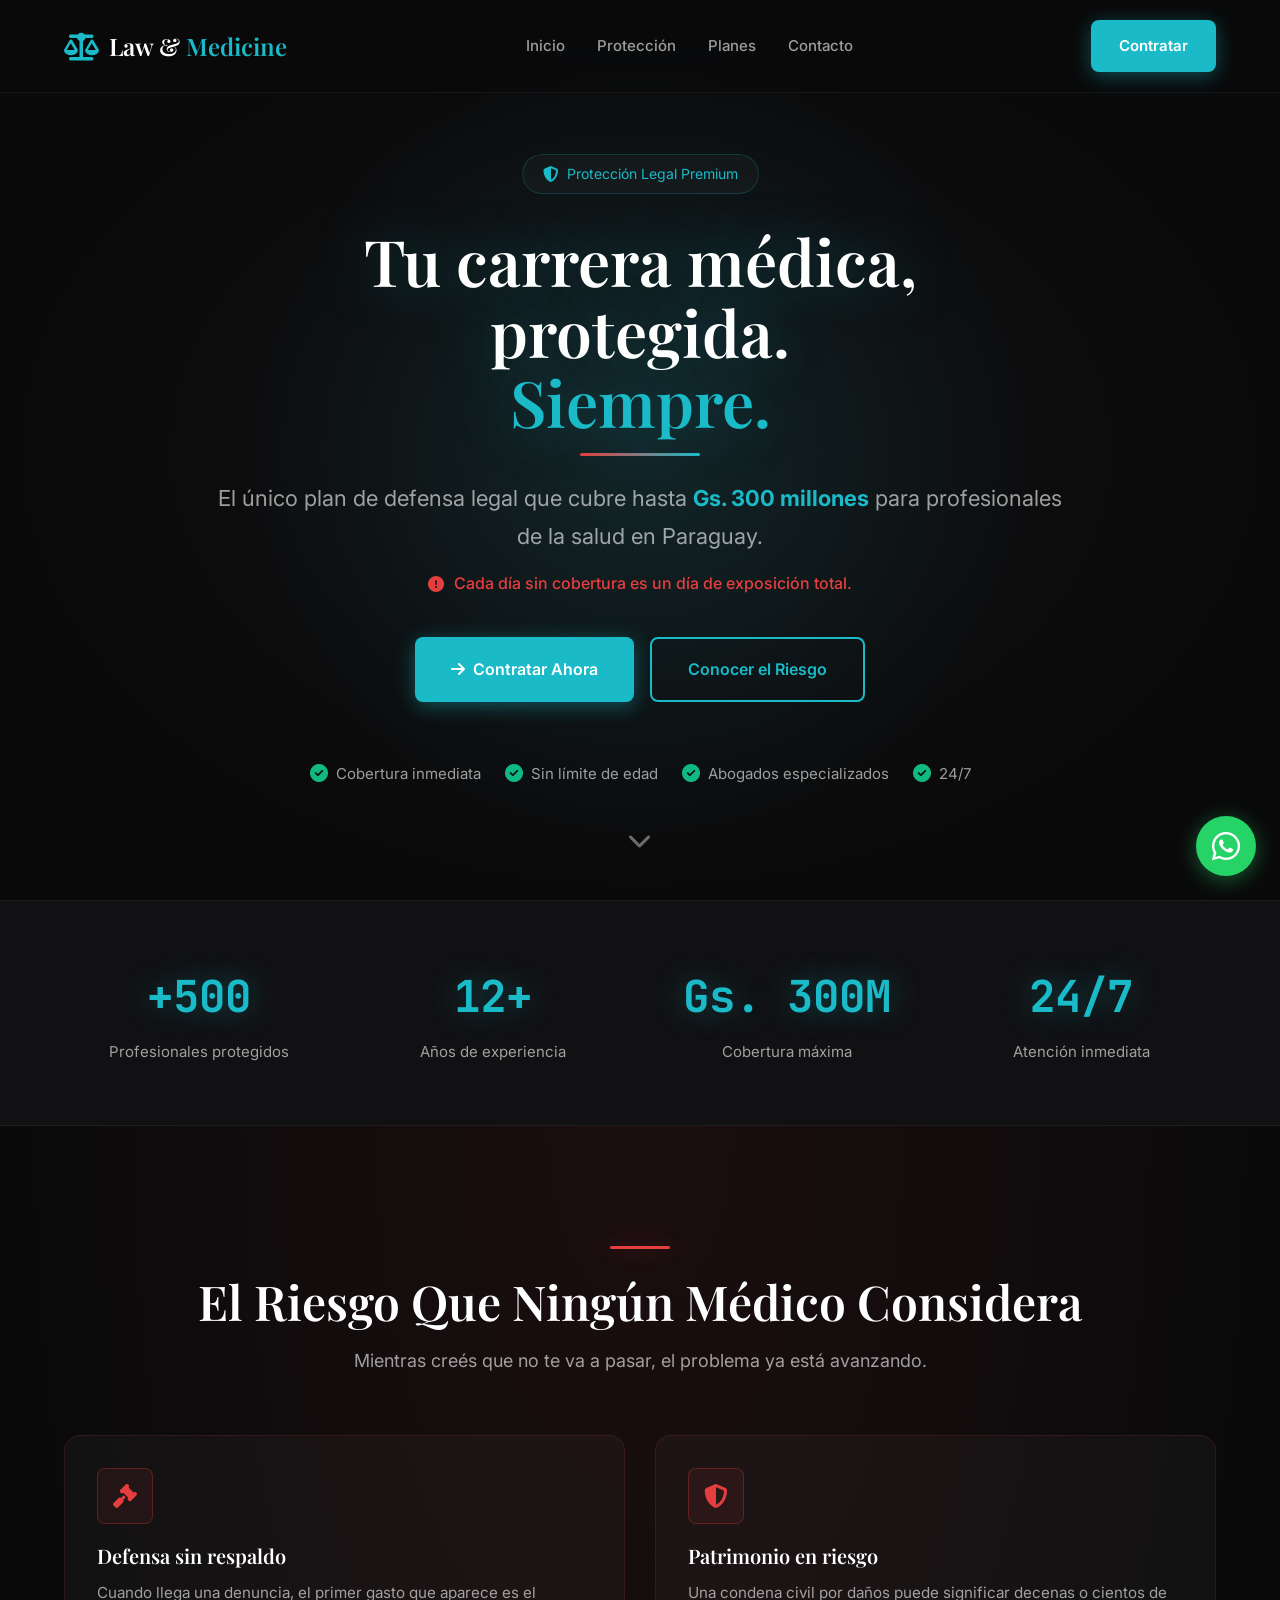
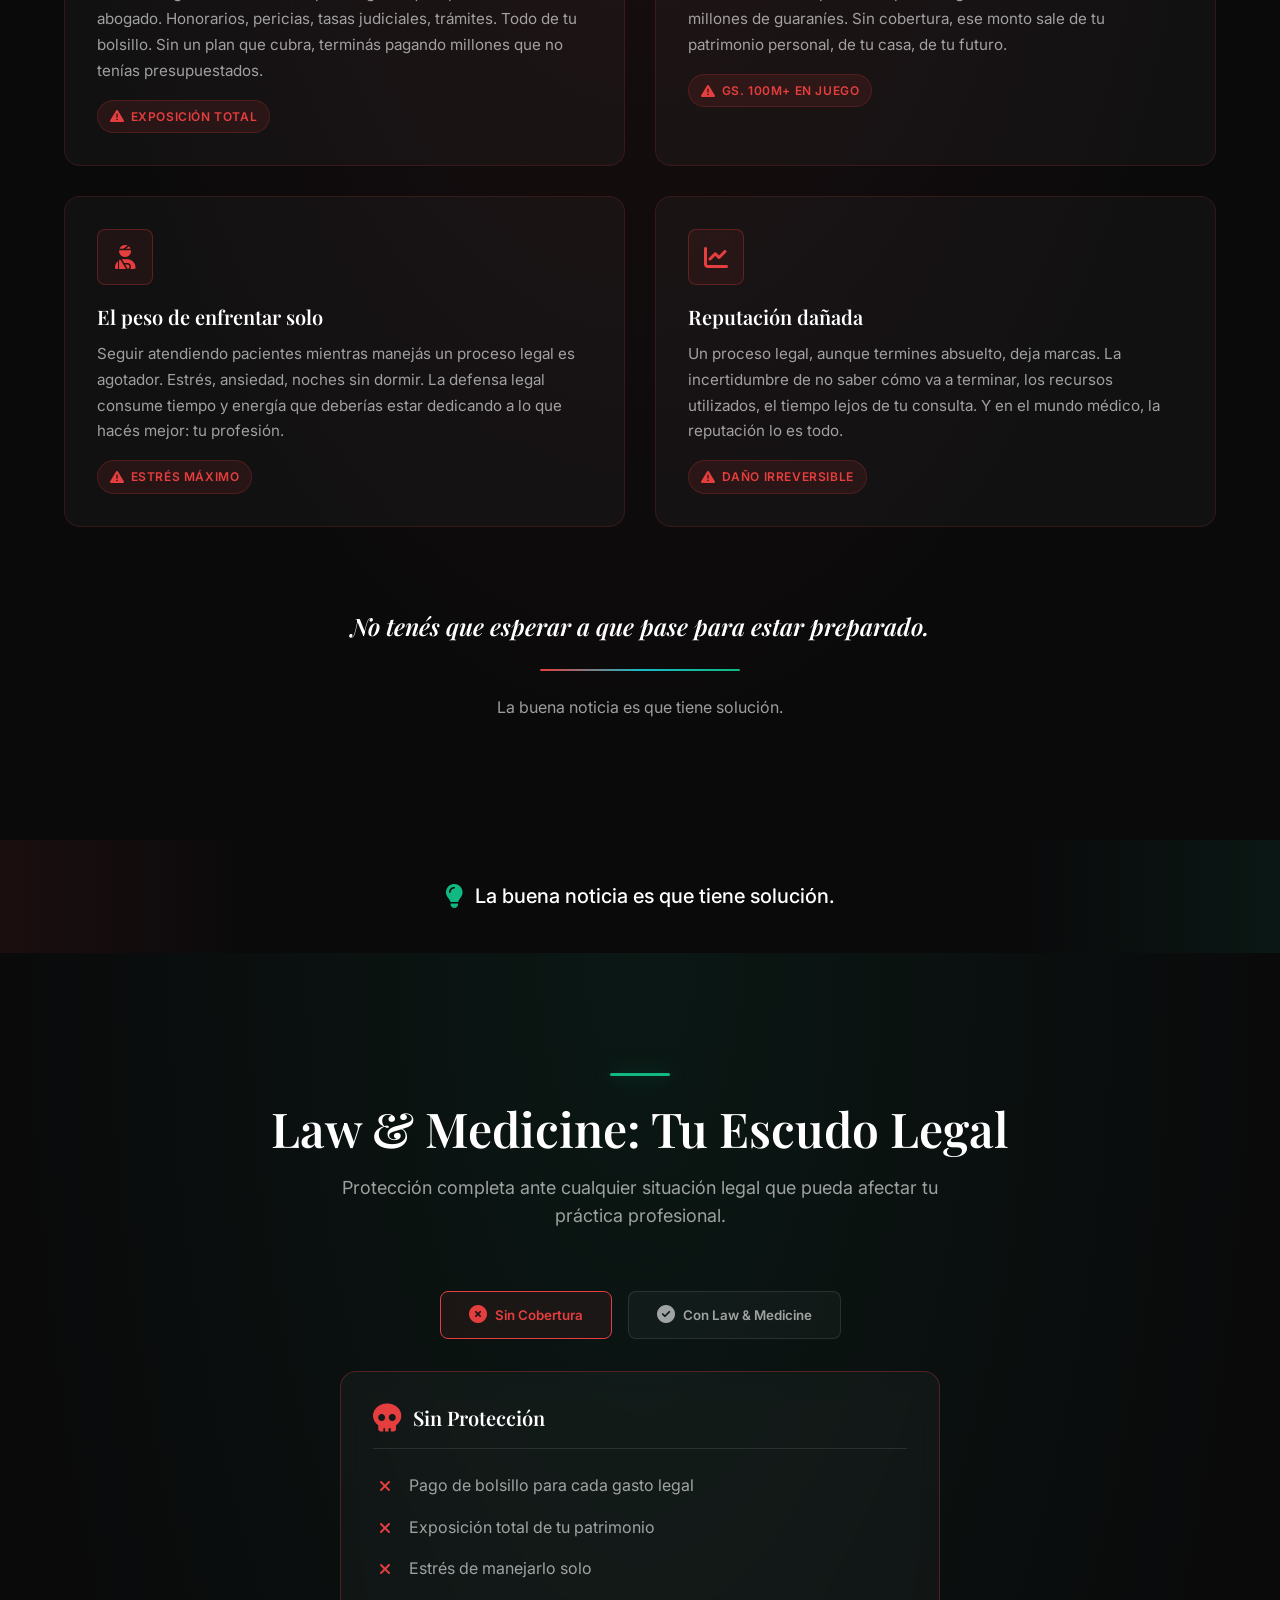
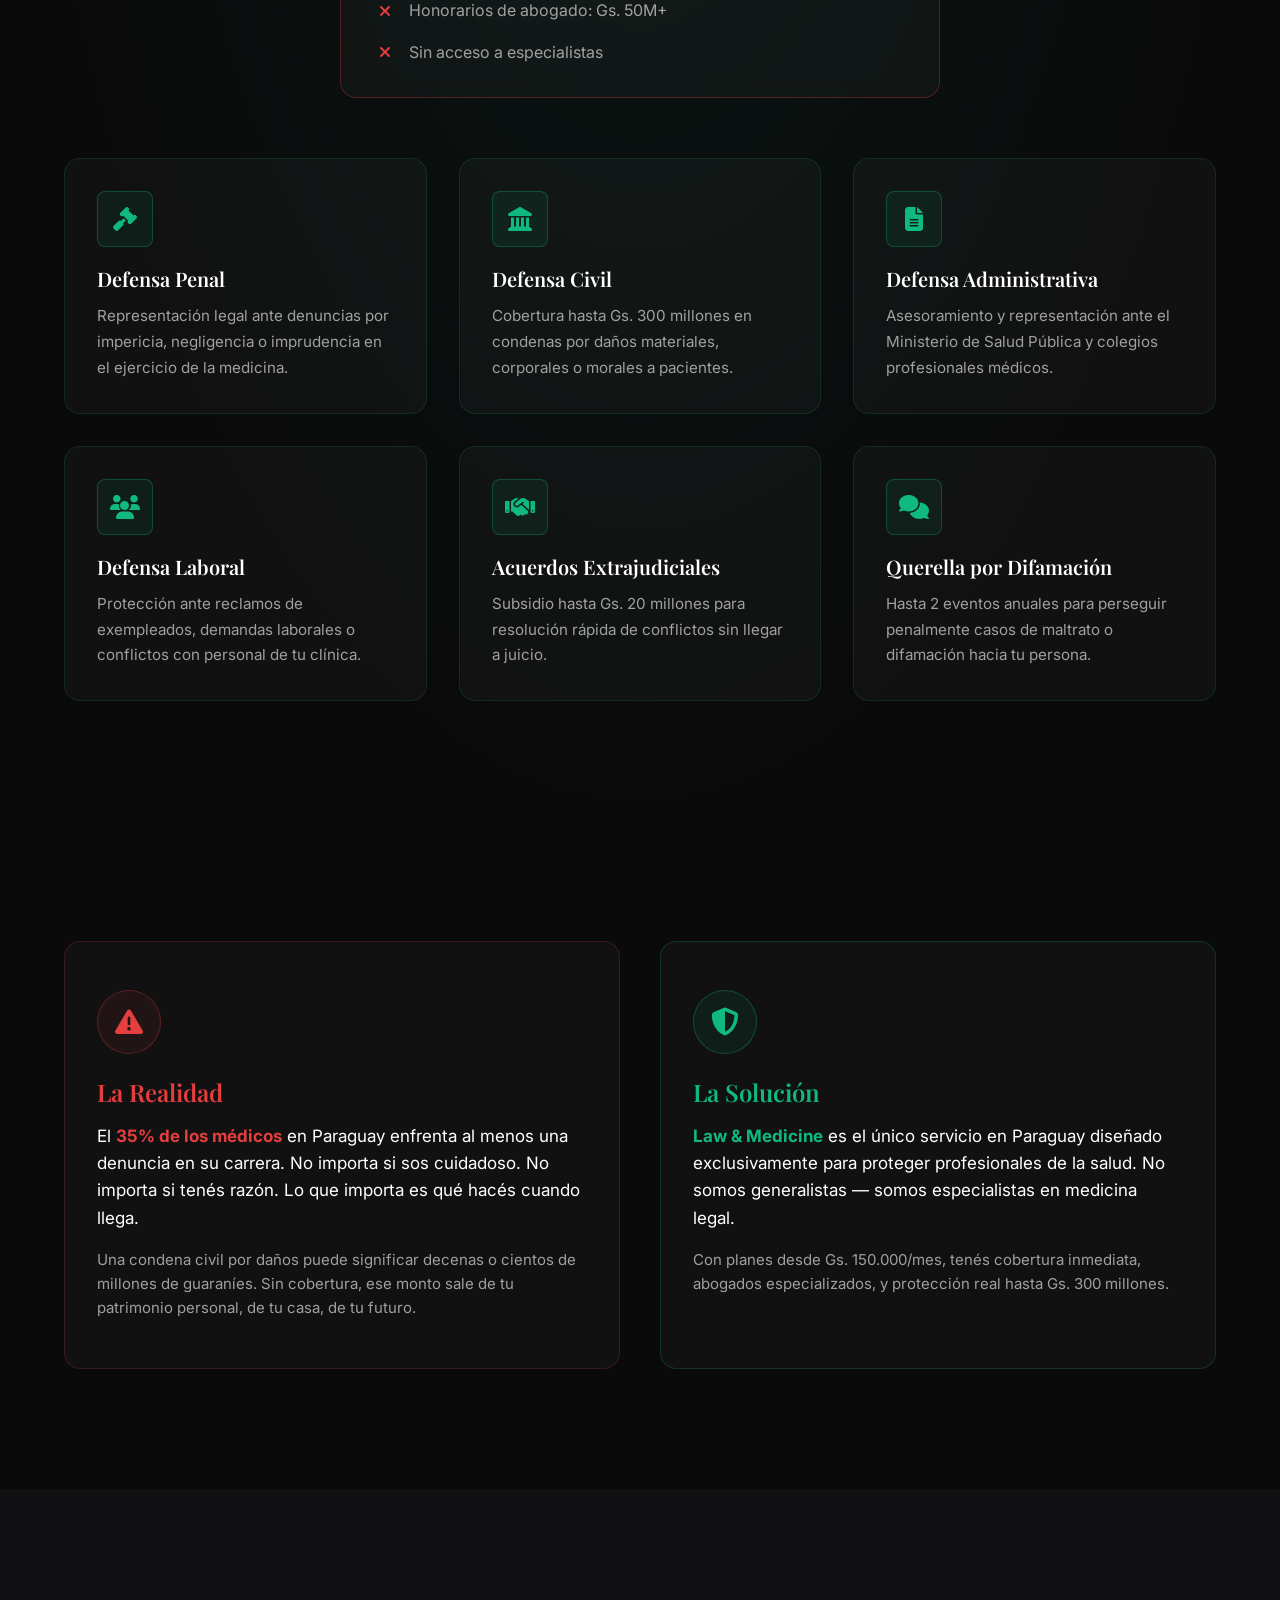
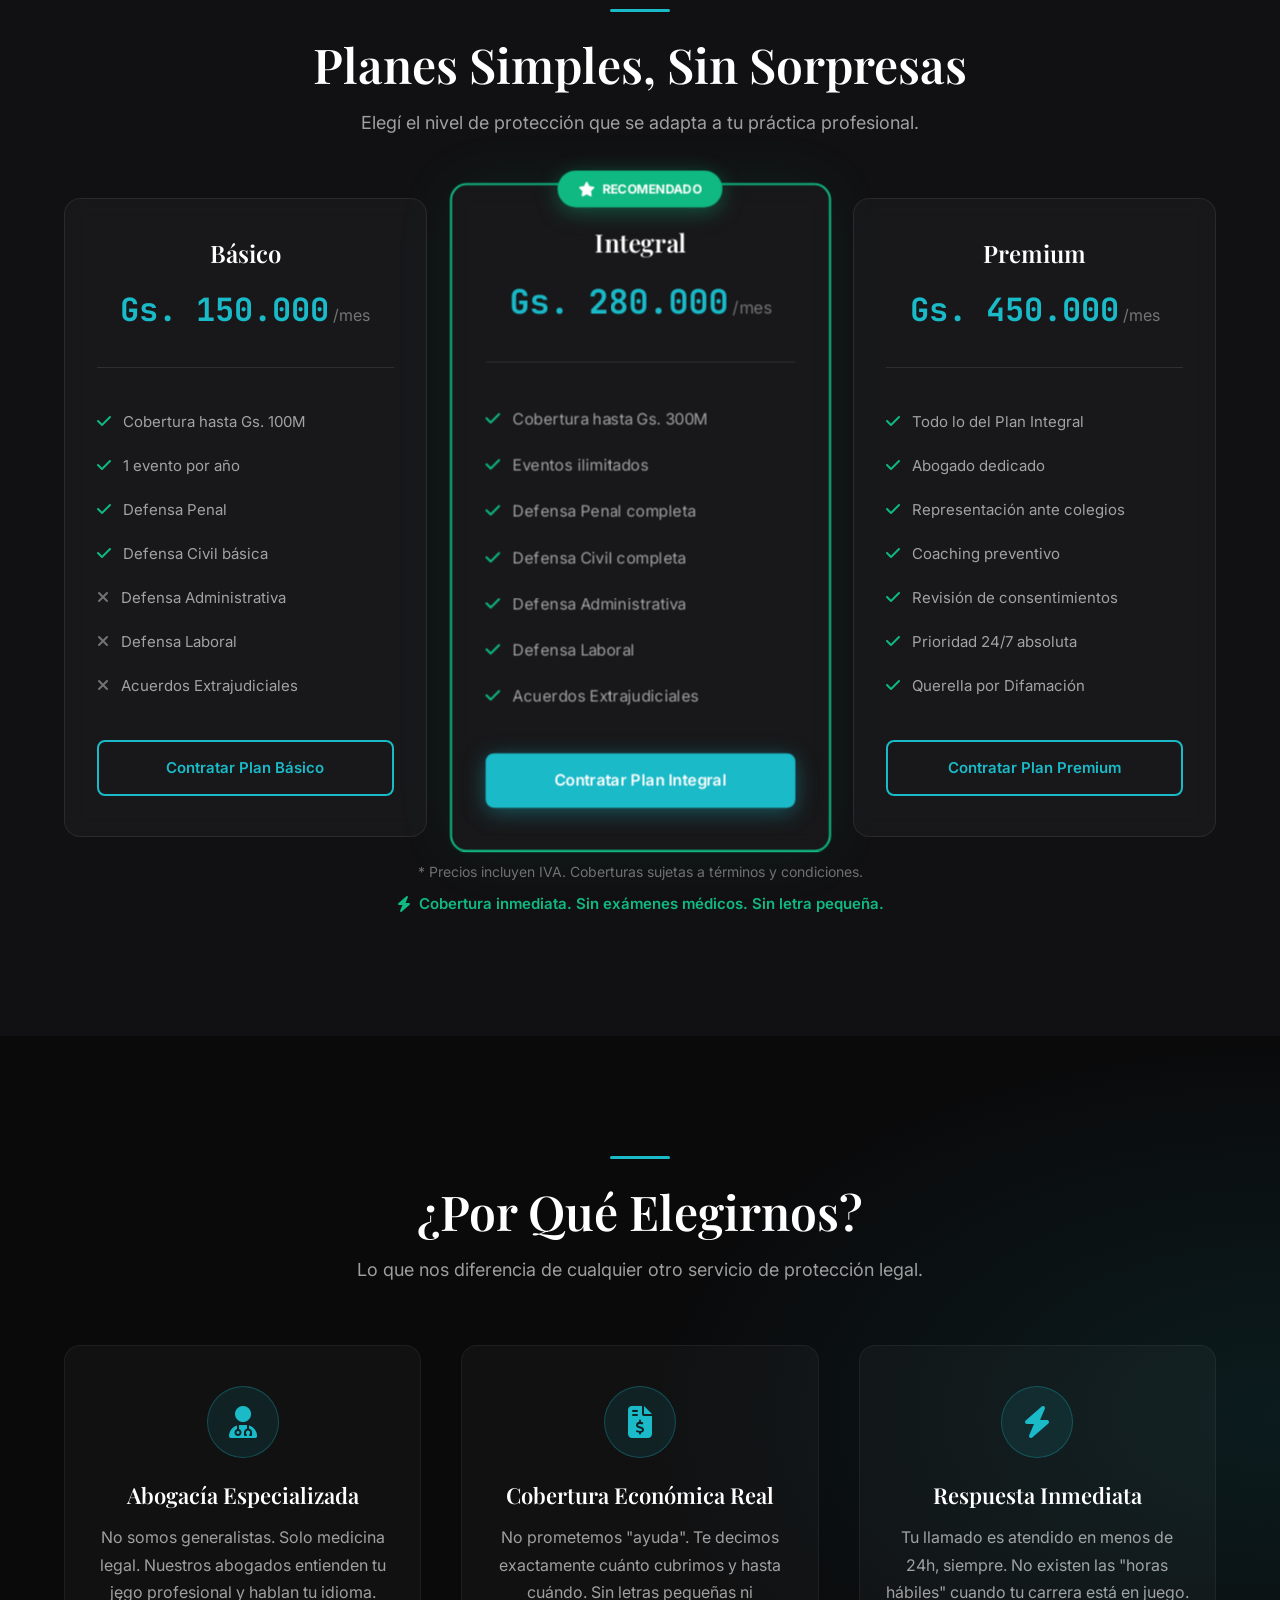
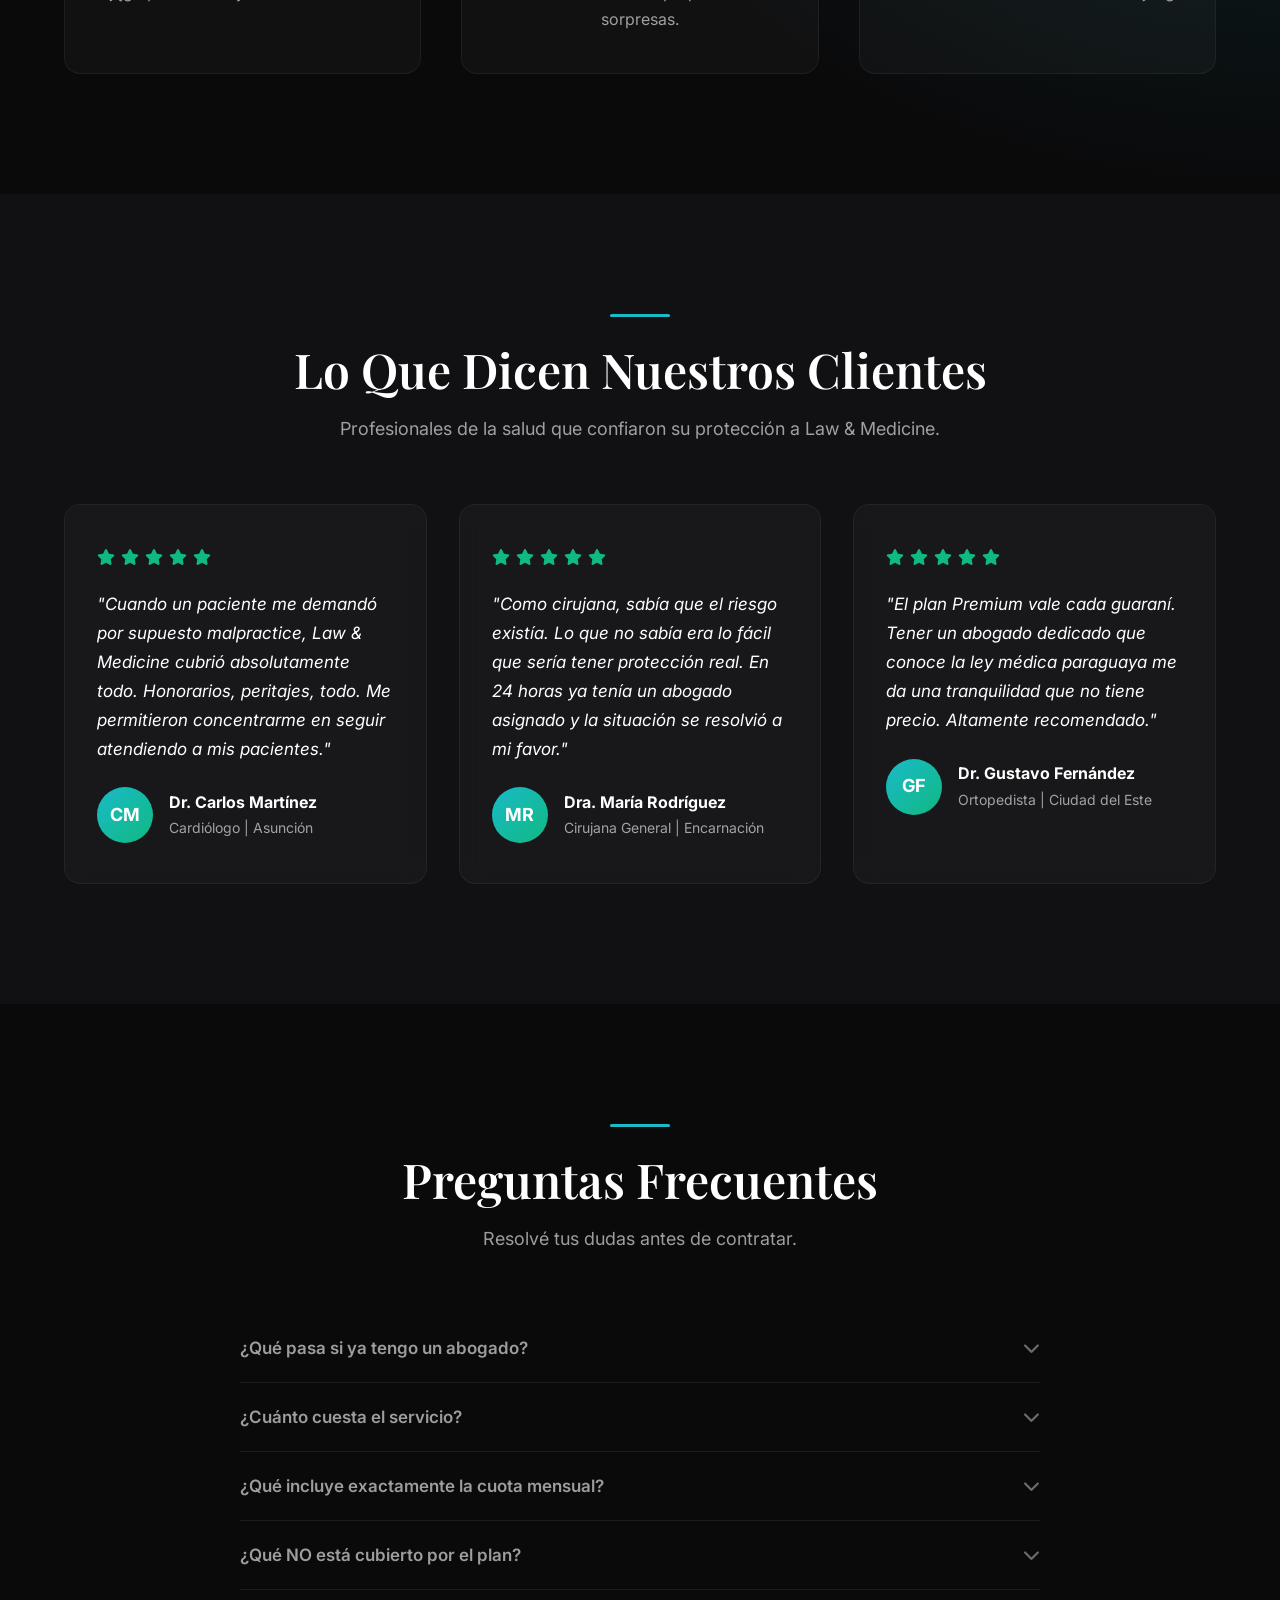
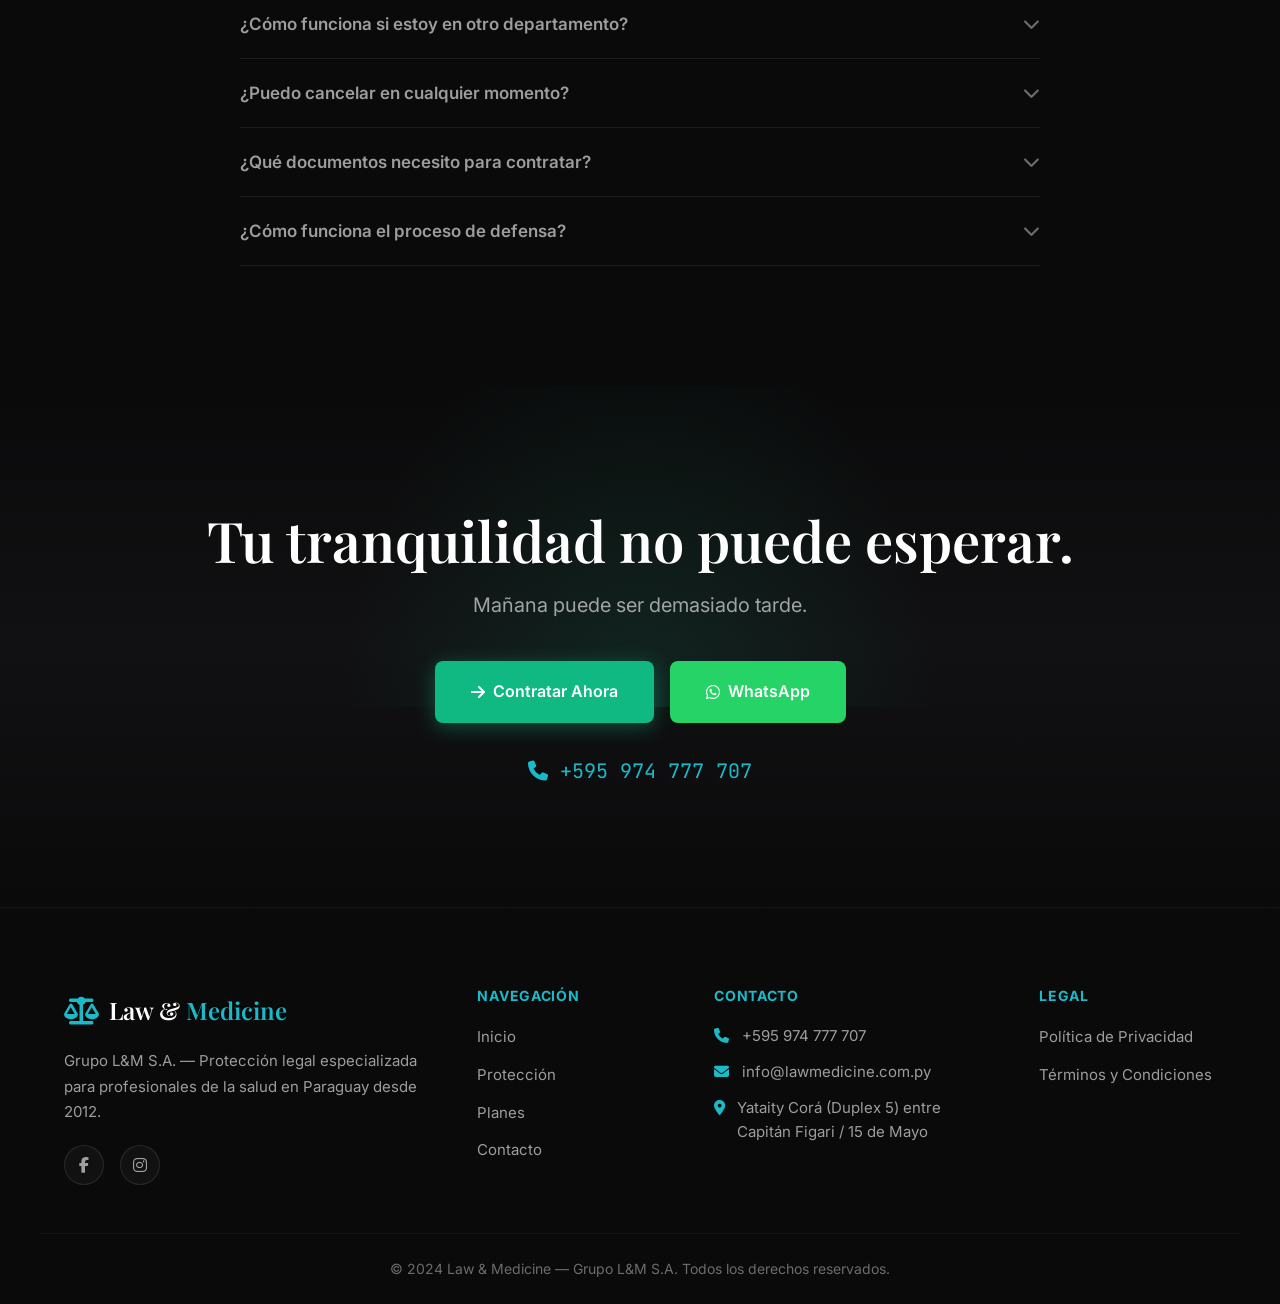
<file: landing-lawmedicine/index.html>
<!DOCTYPE html>
<html lang="es">
<head>
    <meta charset="UTF-8">
    <meta name="viewport" content="width=device-width, initial-scale=1.0">
    <meta name="description" content="Law & Medicine - Protección legal integral para profesionales de la salud en Paraguay. Cobertura hasta Gs. 300 millones.">
    <meta name="keywords" content="defensa legal médica, seguro para doctores, protección legal salud Paraguay">
    
    <!-- Open Graph -->
    <meta property="og:title" content="Law & Medicine - Protección Legal para Médicos">
    <meta property="og:description" content="El único plan de defensa legal que cubre hasta Gs. 300 millones para profesionales de la salud en Paraguay.">
    <meta property="og:type" content="website">
    <meta property="og:url" content="https://lawmedicine.com.py">
    
    <title>Law & Medicine | Defensa Legal para Profesionales de la Salud</title>
    
    <!-- Google Fonts -->
    <link rel="preconnect" href="https://fonts.googleapis.com">
    <link rel="preconnect" href="https://fonts.gstatic.com" crossorigin>
    <link href="https://fonts.googleapis.com/css2?family=Inter:wght@400;500;600;700&family=Playfair+Display:wght@500;600;700&family=JetBrains+Mono:wght@500&display=swap" rel="stylesheet">
    
    <!-- Font Awesome 6 -->
    <link rel="stylesheet" href="https://cdnjs.cloudflare.com/ajax/libs/font-awesome/6.5.1/css/all.min.css">
    
    <!-- Styles -->
    <link rel="stylesheet" href="styles.css">
</head>
<body>
    <!-- ========================================
         HEADER - Minimal with Backdrop Blur
    ======================================== -->
    <header class="header" id="header">
        <div class="container header__inner">
            <a href="#" class="logo">
                <span class="logo__icon"><i class="fas fa-balance-scale"></i></span>
                <span class="logo__text">Law & <span class="logo__text-accent">Medicine</span></span>
            </a>
            
            <nav class="nav" id="nav">
                <ul class="nav__list">
                    <li><a href="#inicio" class="nav__link">Inicio</a></li>
                    <li><a href="#proteccion" class="nav__link">Protección</a></li>
                    <li><a href="#planes" class="nav__link">Planes</a></li>
                    <li><a href="#contacto" class="nav__link">Contacto</a></li>
                </ul>
            </nav>
            
            <a href="#planes" class="btn btn--primary header__cta">Contratar</a>
            
            <button class="nav__toggle" id="navToggle" aria-label="Abrir menú">
                <span class="nav__toggle-bar"></span>
                <span class="nav__toggle-bar"></span>
                <span class="nav__toggle-bar"></span>
            </button>
        </div>
    </header>

    <main>
        <!-- ========================================
             HERO SECTION - Full Dark with Glow
        ======================================== -->
        <section class="hero" id="inicio">
            <div class="hero__bg"></div>
            <div class="hero__glow"></div>
            <div class="container hero__content">
                <div class="hero__badge reveal-up">
                    <i class="fas fa-shield-alt"></i>
                    <span>Protección Legal Premium</span>
                </div>
                
                <h1 class="hero__title reveal-up delay-1">
                    Tu carrera médica, protegida. <span class="hero__title-accent">Siempre.</span>
                </h1>
                
                <div class="hero__line reveal-up delay-2"></div>
                
                <p class="hero__subtitle reveal-up delay-3">
                    El único plan de defensa legal que cubre hasta <strong>Gs. 300 millones</strong> para profesionales de la salud en Paraguay.
                </p>
                
                <p class="hero__urgent reveal-up delay-4">
                    <i class="fas fa-exclamation-circle"></i>
                    Cada día sin cobertura es un día de exposición total.
                </p>
                
                <div class="hero__buttons reveal-up delay-5">
                    <a href="#planes" class="btn btn--primary btn--lg">
                        <i class="fas fa-arrow-right"></i>
                        Contratar Ahora
                    </a>
                    <a href="#riesgo" class="btn btn--outline btn--lg">
                        Conocer el Riesgo
                    </a>
                </div>
                
                <div class="hero__trust reveal-up delay-6">
                    <div class="trust-badge">
                        <i class="fas fa-check-circle"></i>
                        <span>Cobertura inmediata</span>
                    </div>
                    <div class="trust-badge">
                        <i class="fas fa-check-circle"></i>
                        <span>Sin límite de edad</span>
                    </div>
                    <div class="trust-badge">
                        <i class="fas fa-check-circle"></i>
                        <span>Abogados especializados</span>
                    </div>
                    <div class="trust-badge">
                        <i class="fas fa-check-circle"></i>
                        <span>24/7</span>
                    </div>
                </div>
            </div>
            <div class="hero__scroll">
                <i class="fas fa-chevron-down"></i>
            </div>
        </section>

        <!-- ========================================
             TRUST BAR - Statistics with Glow
        ======================================== -->
        <section class="trust-bar">
            <div class="container trust-bar__grid">
                <div class="stat reveal-up">
                    <span class="stat__number">+500</span>
                    <span class="stat__label">Profesionales protegidos</span>
                </div>
                <div class="stat reveal-up delay-1">
                    <span class="stat__number">12+</span>
                    <span class="stat__label">Años de experiencia</span>
                </div>
                <div class="stat reveal-up delay-2">
                    <span class="stat__number">Gs. 300M</span>
                    <span class="stat__label">Cobertura máxima</span>
                </div>
                <div class="stat reveal-up delay-3">
                    <span class="stat__number">24/7</span>
                    <span class="stat__label">Atención inmediata</span>
                </div>
            </div>
        </section>

        <!-- ========================================
             NEW: RISK ZONE - "El Costo de la Improvisación"
             Dark red aesthetic, feels dangerous
        ======================================== -->
        <section class="risk-zone" id="riesgo">
            <div class="risk-zone__bg"></div>
            
            <div class="container">
                <div class="section-header section-header--danger reveal-up">
                    <div class="section-header__line"></div>
                    <h2 class="section-header__title">El Riesgo Que Ningún Médico Considera</h2>
                    <p class="section-header__subtitle">Mientras creés que no te va a pasar, el problema ya está avanzando.</p>
                </div>
                
                <div class="pain-grid">
                    <div class="pain-card reveal-up delay-1">
                        <div class="pain-card__glow"></div>
                        <div class="pain-card__icon">
                            <i class="fas fa-gavel"></i>
                        </div>
                        <h3 class="pain-card__title">Defensa sin respaldo</h3>
                        <p class="pain-card__text">Cuando llega una denuncia, el primer gasto que aparece es el abogado. Honorarios, pericias, tasas judiciales, trámites. Todo de tu bolsillo. Sin un plan que cubra, terminás pagando millones que no tenías presupuestados.</p>
                        <div class="pain-card__tag">
                            <i class="fas fa-exclamation-triangle"></i>
                            Exposición total
                        </div>
                    </div>
                    
                    <div class="pain-card reveal-up delay-2">
                        <div class="pain-card__glow"></div>
                        <div class="pain-card__icon">
                            <i class="fas fa-shield-alt"></i>
                        </div>
                        <h3 class="pain-card__title">Patrimonio en riesgo</h3>
                        <p class="pain-card__text">Una condena civil por daños puede significar decenas o cientos de millones de guaraníes. Sin cobertura, ese monto sale de tu patrimonio personal, de tu casa, de tu futuro.</p>
                        <div class="pain-card__tag">
                            <i class="fas fa-exclamation-triangle"></i>
                            Gs. 100M+ en juego
                        </div>
                    </div>
                    
                    <div class="pain-card reveal-up delay-3">
                        <div class="pain-card__glow"></div>
                        <div class="pain-card__icon">
                            <i class="fas fa-user-injured"></i>
                        </div>
                        <h3 class="pain-card__title">El peso de enfrentar solo</h3>
                        <p class="pain-card__text">Seguir atendiendo pacientes mientras manejás un proceso legal es agotador. Estrés, ansiedad, noches sin dormir. La defensa legal consume tiempo y energía que deberías estar dedicando a lo que hacés mejor: tu profesión.</p>
                        <div class="pain-card__tag">
                            <i class="fas fa-exclamation-triangle"></i>
                            Estrés máximo
                        </div>
                    </div>
                    
                    <div class="pain-card reveal-up delay-4">
                        <div class="pain-card__glow"></div>
                        <div class="pain-card__icon">
                            <i class="fas fa-chart-line"></i>
                        </div>
                        <h3 class="pain-card__title">Reputación dañada</h3>
                        <p class="pain-card__text">Un proceso legal, aunque termines absuelto, deja marcas. La incertidumbre de no saber cómo va a terminar, los recursos utilizados, el tiempo lejos de tu consulta. Y en el mundo médico, la reputación lo es todo.</p>
                        <div class="pain-card__tag">
                            <i class="fas fa-exclamation-triangle"></i>
                            Daño irreversible
                        </div>
                    </div>
                </div>
                
                <div class="scroll-hint">Deslizá para ver más</div>
                
                <div class="risk-zone__closing reveal-up">
                    <p class="closing-line">No tenés que esperar a que pase para estar preparado.</p>
                    <div class="transition-line"></div>
                    <p class="transition-hint">La buena noticia es que tiene solución.</p>
                </div>
            </div>
        </section>

        <!-- ========================================
             NEW: TRANSITION BLOCK
             Visual bridge from red to green
        ======================================== -->
        <section class="transition-block">
            <div class="transition-gradient"></div>
            <div class="container transition-block__content">
                <p class="transition-block__text reveal-up">
                    <i class="fas fa-lightbulb"></i>
                    La buena noticia es que tiene solución.
                </p>
            </div>
        </section>

        <!-- ========================================
             PROTECTION ZONE - Solution with Green Glow
             Premium emerald green aesthetic
        ======================================== -->
        <section class="protection-zone" id="proteccion">
            <div class="protection-zone__bg"></div>
            
            <div class="container">
                <div class="section-header section-header--success reveal-up">
                    <div class="section-header__line"></div>
                    <h2 class="section-header__title">Law & Medicine: Tu Escudo Legal</h2>
                    <p class="section-header__subtitle">Protección completa ante cualquier situación legal que pueda afectar tu práctica profesional.</p>
                </div>
                
                <!-- Coverage Comparison Tabs -->
                <div class="coverage-tabs reveal-up delay-1">
                    <div class="coverage-tabs__buttons">
                        <button class="coverage-tabs__btn active" data-tab="sin-cobertura">
                            <i class="fas fa-times-circle"></i>
                            Sin Cobertura
                        </button>
                        <button class="coverage-tabs__btn" data-tab="con-cobertura">
                            <i class="fas fa-check-circle"></i>
                            Con Law & Medicine
                        </button>
                    </div>
                    
                    <div class="coverage-tabs__content">
                        <div class="coverage-tab active" id="sin-cobertura">
                            <div class="comparison-card comparison-card--danger">
                                <div class="comparison-card__header">
                                    <i class="fas fa-skull"></i>
                                    <h3>Sin Protección</h3>
                                </div>
                                <ul class="comparison-card__list">
                                    <li class="comparison-item comparison-item--danger">
                                        <i class="fas fa-times"></i>
                                        <span>Pago de bolsillo para cada gasto legal</span>
                                    </li>
                                    <li class="comparison-item comparison-item--danger">
                                        <i class="fas fa-times"></i>
                                        <span>Exposición total de tu patrimonio</span>
                                    </li>
                                    <li class="comparison-item comparison-item--danger">
                                        <i class="fas fa-times"></i>
                                        <span>Estrés de manejarlo solo</span>
                                    </li>
                                    <li class="comparison-item comparison-item--danger">
                                        <i class="fas fa-times"></i>
                                        <span>Honorarios de abogado: Gs. 50M+</span>
                                    </li>
                                    <li class="comparison-item comparison-item--danger">
                                        <i class="fas fa-times"></i>
                                        <span>Sin acceso a especialistas</span>
                                    </li>
                                </ul>
                            </div>
                        </div>
                        
                        <div class="coverage-tab" id="con-cobertura">
                            <div class="comparison-card comparison-card--success">
                                <div class="comparison-card__header">
                                    <i class="fas fa-shield-alt"></i>
                                    <h3>Con Law & Medicine</h3>
                                </div>
                                <ul class="comparison-card__list">
                                    <li class="comparison-item comparison-item--success">
                                        <i class="fas fa-check"></i>
                                        <span>Todo cubierto hasta Gs. 300M</span>
                                    </li>
                                    <li class="comparison-item comparison-item--success">
                                        <i class="fas fa-check"></i>
                                        <span>Patrimonio protegido</span>
                                    </li>
                                    <li class="comparison-item comparison-item--success">
                                        <i class="fas fa-check"></i>
                                        <span>Abogado dedicado 24/7</span>
                                    </li>
                                    <li class="comparison-item comparison-item--success">
                                        <i class="fas fa-check"></i>
                                        <span>Gs. 150.000/mes</span>
                                    </li>
                                    <li class="comparison-item comparison-item--success">
                                        <i class="fas fa-check"></i>
                                        <span>Especialistas en medicina legal</span>
                                    </li>
                                </ul>
                            </div>
                        </div>
                    </div>
                </div>
                
                <div class="scroll-hint">Deslizá para ver más</div>
                
                <!-- Coverage Cards Grid -->
                <div class="coverage-grid">
                    <div class="coverage-card reveal-up delay-1">
                        <div class="coverage-card__glow"></div>
                        <div class="coverage-card__icon">
                            <i class="fas fa-gavel"></i>
                        </div>
                        <h3 class="coverage-card__title">Defensa Penal</h3>
                        <p class="coverage-card__desc">Representación legal ante denuncias por impericia, negligencia o imprudencia en el ejercicio de la medicina.</p>
                        <div class="coverage-card__badge">PROTEGIDO</div>
                    </div>
                    
                    <div class="coverage-card reveal-up delay-2">
                        <div class="coverage-card__glow"></div>
                        <div class="coverage-card__icon">
                            <i class="fas fa-landmark"></i>
                        </div>
                        <h3 class="coverage-card__title">Defensa Civil</h3>
                        <p class="coverage-card__desc">Cobertura hasta Gs. 300 millones en condenas por daños materiales, corporales o morales a pacientes.</p>
                        <div class="coverage-card__badge">PROTEGIDO</div>
                    </div>
                    
                    <div class="coverage-card reveal-up delay-3">
                        <div class="coverage-card__glow"></div>
                        <div class="coverage-card__icon">
                            <i class="fas fa-file-alt"></i>
                        </div>
                        <h3 class="coverage-card__title">Defensa Administrativa</h3>
                        <p class="coverage-card__desc">Asesoramiento y representación ante el Ministerio de Salud Pública y colegios profesionales médicos.</p>
                        <div class="coverage-card__badge">PROTEGIDO</div>
                    </div>
                    
                    <div class="coverage-card reveal-up delay-1">
                        <div class="coverage-card__glow"></div>
                        <div class="coverage-card__icon">
                            <i class="fas fa-users"></i>
                        </div>
                        <h3 class="coverage-card__title">Defensa Laboral</h3>
                        <p class="coverage-card__desc">Protección ante reclamos de exempleados, demandas laborales o conflictos con personal de tu clínica.</p>
                        <div class="coverage-card__badge">PROTEGIDO</div>
                    </div>
                    
                    <div class="coverage-card reveal-up delay-2">
                        <div class="coverage-card__glow"></div>
                        <div class="coverage-card__icon">
                            <i class="fas fa-handshake"></i>
                        </div>
                        <h3 class="coverage-card__title">Acuerdos Extrajudiciales</h3>
                        <p class="coverage-card__desc">Subsidio hasta Gs. 20 millones para resolución rápida de conflictos sin llegar a juicio.</p>
                        <div class="coverage-card__badge">PROTEGIDO</div>
                    </div>
                    
                    <div class="coverage-card reveal-up delay-3">
                        <div class="coverage-card__glow"></div>
                        <div class="coverage-card__icon">
                            <i class="fas fa-comments"></i>
                        </div>
                        <h3 class="coverage-card__title">Querella por Difamación</h3>
                        <p class="coverage-card__desc">Hasta 2 eventos anuales para perseguir penalmente casos de maltrato o difamación hacia tu persona.</p>
                        <div class="coverage-card__badge">PROTEGIDO</div>
                    </div>
                </div>
                
                <div class="scroll-hint">Deslizá para ver más</div>
            </div>
        </section>

        <!-- ========================================
             PROBLEM/SOLUTION - Two Column Contrast
        ======================================== -->
        <section class="problem-solution">
            <div class="container problem-solution__grid">
                <div class="problem-card reveal-left">
                    <div class="problem-card__icon">
                        <i class="fas fa-exclamation-triangle"></i>
                    </div>
                    <h3 class="problem-card__title">La Realidad</h3>
                    <p class="problem-card__text">El <strong>35% de los médicos</strong> en Paraguay enfrenta al menos una denuncia en su carrera. No importa si sos cuidadoso. No importa si tenés razón. Lo que importa es qué hacés cuando llega.</p>
                    <p class="problem-card__sub">Una condena civil por daños puede significar decenas o cientos de millones de guaraníes. Sin cobertura, ese monto sale de tu patrimonio personal, de tu casa, de tu futuro.</p>
                </div>
                
                <div class="solution-card reveal-right">
                    <div class="solution-card__icon">
                        <i class="fas fa-shield-alt"></i>
                    </div>
                    <h3 class="solution-card__title">La Solución</h3>
                    <p class="solution-card__text"><strong>Law & Medicine</strong> es el único servicio en Paraguay diseñado exclusivamente para proteger profesionales de la salud. No somos generalistas — somos especialistas en medicina legal.</p>
                    <p class="solution-card__sub">Con planes desde Gs. 150.000/mes, tenés cobertura inmediata, abogados especializados, y protección real hasta Gs. 300 millones.</p>
                </div>
            </div>
        </section>

        <!-- ========================================
             PLANES - Premium Glass Cards
        ======================================== -->
        <section class="plans" id="planes">
            <div class="container">
                <div class="section-header reveal-up">
                    <div class="section-header__line"></div>
                    <h2 class="section-header__title">Planes Simples, Sin Sorpresas</h2>
                    <p class="section-header__subtitle">Elegí el nivel de protección que se adapta a tu práctica profesional.</p>
                </div>
                
                <div class="plans__grid">
                    <!-- Plan Básico -->
                    <div class="plan-card reveal-up delay-1">
                        <div class="plan-card__header">
                            <h3 class="plan-card__name">Básico</h3>
                            <p class="plan-card__price">
                                <span class="plan-card__price-amount">Gs. 150.000</span>
                                <span class="plan-card__price-period">/mes</span>
                            </p>
                        </div>
                        <ul class="plan-card__features">
                            <li><i class="fas fa-check"></i> Cobertura hasta Gs. 100M</li>
                            <li><i class="fas fa-check"></i> 1 evento por año</li>
                            <li><i class="fas fa-check"></i> Defensa Penal</li>
                            <li><i class="fas fa-check"></i> Defensa Civil básica</li>
                            <li><i class="fas fa-times"></i> Defensa Administrativa</li>
                            <li><i class="fas fa-times"></i> Defensa Laboral</li>
                            <li><i class="fas fa-times"></i> Acuerdos Extrajudiciales</li>
                        </ul>
                        <a href="#contacto" class="btn btn--outline btn--block">Contratar Plan Básico</a>
                    </div>
                    
                    <!-- Plan Integral - Featured -->
                    <div class="plan-card plan-card--featured reveal-up delay-2">
                        <div class="plan-card__badge">
                            <i class="fas fa-star"></i>
                            RECOMENDADO
                        </div>
                        <div class="plan-card__header">
                            <h3 class="plan-card__name">Integral</h3>
                            <p class="plan-card__price">
                                <span class="plan-card__price-amount">Gs. 280.000</span>
                                <span class="plan-card__price-period">/mes</span>
                            </p>
                        </div>
                        <ul class="plan-card__features">
                            <li><i class="fas fa-check"></i> Cobertura hasta Gs. 300M</li>
                            <li><i class="fas fa-check"></i> Eventos ilimitados</li>
                            <li><i class="fas fa-check"></i> Defensa Penal completa</li>
                            <li><i class="fas fa-check"></i> Defensa Civil completa</li>
                            <li><i class="fas fa-check"></i> Defensa Administrativa</li>
                            <li><i class="fas fa-check"></i> Defensa Laboral</li>
                            <li><i class="fas fa-check"></i> Acuerdos Extrajudiciales</li>
                        </ul>
                        <a href="#contacto" class="btn btn--primary btn--block">Contratar Plan Integral</a>
                    </div>
                    
                    <!-- Plan Premium -->
                    <div class="plan-card reveal-up delay-3">
                        <div class="plan-card__header">
                            <h3 class="plan-card__name">Premium</h3>
                            <p class="plan-card__price">
                                <span class="plan-card__price-amount">Gs. 450.000</span>
                                <span class="plan-card__price-period">/mes</span>
                            </p>
                        </div>
                        <ul class="plan-card__features">
                            <li><i class="fas fa-check"></i> Todo lo del Plan Integral</li>
                            <li><i class="fas fa-check"></i> Abogado dedicado</li>
                            <li><i class="fas fa-check"></i> Representación ante colegios</li>
                            <li><i class="fas fa-check"></i> Coaching preventivo</li>
                            <li><i class="fas fa-check"></i> Revisión de consentimientos</li>
                            <li><i class="fas fa-check"></i> Prioridad 24/7 absoluta</li>
                            <li><i class="fas fa-check"></i> Querella por Difamación</li>
                        </ul>
                        <a href="#contacto" class="btn btn--outline btn--block">Contratar Plan Premium</a>
                    </div>
                </div>
                
                <div class="scroll-hint">Deslizá para ver más</div>
                
                <p class="plans__note reveal-up">* Precios incluyen IVA. Coberturas sujetas a términos y condiciones.</p>
                <p class="plans__urgency reveal-up delay-1">
                    <i class="fas fa-bolt"></i>
                    Cobertura inmediata. Sin exámenes médicos. Sin letra pequeña.
                </p>
            </div>
        </section>

        <!-- ========================================
             DIFERENCIALES - Premium Dark Cards
        ======================================== -->
        <section class="diferenciales">
            <div class="container">
                <div class="section-header section-header--light reveal-up">
                    <div class="section-header__line"></div>
                    <h2 class="section-header__title">¿Por Qué Elegirnos?</h2>
                    <p class="section-header__subtitle">Lo que nos diferencia de cualquier otro servicio de protección legal.</p>
                </div>
                
                <div class="diferenciales__grid">
                    <div class="diferencial-card reveal-up delay-1">
                        <div class="diferencial-card__icon">
                            <i class="fas fa-user-md"></i>
                        </div>
                        <h3 class="diferencial-card__title">Abogacía Especializada</h3>
                        <p class="diferencial-card__text">No somos generalistas. Solo medicina legal. Nuestros abogados entienden tu jęgo profesional y hablan tu idioma.</p>
                    </div>
                    
                    <div class="diferencial-card reveal-up delay-2">
                        <div class="diferencial-card__icon">
                            <i class="fas fa-file-invoice-dollar"></i>
                        </div>
                        <h3 class="diferencial-card__title">Cobertura Económica Real</h3>
                        <p class="diferencial-card__text">No prometemos "ayuda". Te decimos exactamente cuánto cubrimos y hasta cuándo. Sin letras pequeñas ni sorpresas.</p>
                    </div>
                    
                    <div class="diferencial-card reveal-up delay-3">
                        <div class="diferencial-card__icon">
                            <i class="fas fa-bolt"></i>
                        </div>
                        <h3 class="diferencial-card__title">Respuesta Inmediata</h3>
                        <p class="diferencial-card__text">Tu llamado es atendido en menos de 24h, siempre. No existen las "horas hábiles" cuando tu carrera está en juego.</p>
                    </div>
                </div>
                
                <div class="scroll-hint">Deslizá para ver más</div>
            </div>
        </section>

        <!-- ========================================
             TESTIMONIALS - Dark Glass Cards
        ======================================== -->
        <section class="testimonials">
            <div class="container">
                <div class="section-header reveal-up">
                    <div class="section-header__line"></div>
                    <h2 class="section-header__title">Lo Que Dicen Nuestros Clientes</h2>
                    <p class="section-header__subtitle">Profesionales de la salud que confiaron su protección a Law & Medicine.</p>
                </div>
                
                <div class="testimonials__grid">
                    <div class="testimonial-card reveal-up delay-1">
                        <div class="testimonial-card__stars">
                            <i class="fas fa-star"></i>
                            <i class="fas fa-star"></i>
                            <i class="fas fa-star"></i>
                            <i class="fas fa-star"></i>
                            <i class="fas fa-star"></i>
                        </div>
                        <p class="testimonial-card__quote">"Cuando un paciente me demandó por supuesto malpractice, Law & Medicine cubrió absolutamente todo. Honorarios, peritajes, todo. Me permitieron concentrarme en seguir atendiendo a mis pacientes."</p>
                        <div class="testimonial-card__author">
                            <div class="testimonial-card__avatar">CM</div>
                            <div class="testimonial-card__info">
                                <strong>Dr. Carlos Martínez</strong>
                                <span>Cardiólogo | Asunción</span>
                            </div>
                        </div>
                    </div>
                    
                    <div class="testimonial-card reveal-up delay-2">
                        <div class="testimonial-card__stars">
                            <i class="fas fa-star"></i>
                            <i class="fas fa-star"></i>
                            <i class="fas fa-star"></i>
                            <i class="fas fa-star"></i>
                            <i class="fas fa-star"></i>
                        </div>
                        <p class="testimonial-card__quote">"Como cirujana, sabía que el riesgo existía. Lo que no sabía era lo fácil que sería tener protección real. En 24 horas ya tenía un abogado asignado y la situación se resolvió a mi favor."</p>
                        <div class="testimonial-card__author">
                            <div class="testimonial-card__avatar">MR</div>
                            <div class="testimonial-card__info">
                                <strong>Dra. María Rodríguez</strong>
                                <span>Cirujana General | Encarnación</span>
                            </div>
                        </div>
                    </div>
                    
                    <div class="testimonial-card reveal-up delay-3">
                        <div class="testimonial-card__stars">
                            <i class="fas fa-star"></i>
                            <i class="fas fa-star"></i>
                            <i class="fas fa-star"></i>
                            <i class="fas fa-star"></i>
                            <i class="fas fa-star"></i>
                        </div>
                        <p class="testimonial-card__quote">"El plan Premium vale cada guaraní. Tener un abogado dedicado que conoce la ley médica paraguaya me da una tranquilidad que no tiene precio. Altamente recomendado."</p>
                        <div class="testimonial-card__author">
                            <div class="testimonial-card__avatar">GF</div>
                            <div class="testimonial-card__info">
                                <strong>Dr. Gustavo Fernández</strong>
                                <span>Ortopedista | Ciudad del Este</span>
                            </div>
                        </div>
                    </div>
                </div>
                
                <div class="scroll-hint">Deslizá para ver más</div>
            </div>
        </section>

        <!-- ========================================
             FAQ - Accordion with Green Indicators
        ======================================== -->
        <section class="faq" id="contacto">
            <div class="container">
                <div class="section-header reveal-up">
                    <div class="section-header__line"></div>
                    <h2 class="section-header__title">Preguntas Frecuentes</h2>
                    <p class="section-header__subtitle">Resolvé tus dudas antes de contratar.</p>
                </div>
                
                <div class="faq__accordion">
                    <div class="faq__item reveal-up delay-1">
                        <button class="faq__question" aria-expanded="false">
                            <span>¿Qué pasa si ya tengo un abogado?</span>
                            <i class="fas fa-chevron-down faq__icon"></i>
                        </button>
                        <div class="faq__answer">
                            <p>Si ya tenés un abogado representando, podemos coordinar con él para cubrir los costos o, si preferís, podemos designar un especialista de nuestro equipo. La cobertura se activa de inmediato sin importar tu situación actual.</p>
                        </div>
                    </div>
                    
                    <div class="faq__item reveal-up delay-2">
                        <button class="faq__question" aria-expanded="false">
                            <span>¿Cuánto cuesta el servicio?</span>
                            <i class="fas fa-chevron-down faq__icon"></i>
                        </button>
                        <div class="faq__answer">
                            <p>Tenemos planes desde Gs. 150.000/mes para el Plan Básico hasta Gs. 450.000/mes para el Plan Premium. El costo depende del nivel de cobertura que elijas. Todos los precios incluyen IVA.</p>
                        </div>
                    </div>
                    
                    <div class="faq__item reveal-up delay-1">
                        <button class="faq__question" aria-expanded="false">
                            <span>¿Qué incluye exactamente la cuota mensual?</span>
                            <i class="fas fa-chevron-down faq__icon"></i>
                        </button>
                        <div class="faq__answer">
                            <p>La cuota mensual incluye: acceso a nuestra línea 24/7, revisión de consentimientos informados, asesoramiento legal preventivo, y la cobertura de defensa según el plan contratado (penal, civil, administrativa, laboral).</p>
                        </div>
                    </div>
                    
                    <div class="faq__item reveal-up delay-2">
                        <button class="faq__question" aria-expanded="false">
                            <span>¿Qué NO está cubierto por el plan?</span>
                            <i class="fas fa-chevron-down faq__icon"></i>
                        </button>
                        <div class="faq__answer">
                            <p>No cubrimos: actos intencionalmente delictivos, procedimientos fuera de tu especialidad registrada, demandas por hechos anteriores a la contratación (período de carencia de 90 días), ni conflictos laborales con empleados domésticos.</p>
                        </div>
                    </div>
                    
                    <div class="faq__item reveal-up delay-1">
                        <button class="faq__question" aria-expanded="false">
                            <span>¿Cómo funciona si estoy en otro departamento?</span>
                            <i class="fas fa-chevron-down faq__icon"></i>
                        </button>
                        <div class="faq__answer">
                            <p>Tenemos abogados corresponsales en todos los departamentos del Paraguay. La cobertura es nacional. Además, las consultas iniciales pueden realizarse por videollamada o teléfono sin costo adicional.</p>
                        </div>
                    </div>
                    
                    <div class="faq__item reveal-up delay-2">
                        <button class="faq__question" aria-expanded="false">
                            <span>¿Puedo cancelar en cualquier momento?</span>
                            <i class="fas fa-chevron-down faq__icon"></i>
                        </button>
                        <div class="faq__answer">
                            <p>Sí, podés cancelar tu plan en cualquier momento sin penalidades. Solo solicitamos 30 días de aviso previo. No hay multas por cancelación anticipada ni compromisos de permanencia mínima.</p>
                        </div>
                    </div>
                    
                    <div class="faq__item reveal-up delay-1">
                        <button class="faq__question" aria-expanded="false">
                            <span>¿Qué documentos necesito para contratar?</span>
                            <i class="fas fa-chevron-down faq__icon"></i>
                        </button>
                        <div class="faq__answer">
                            <p>Solo necesitas: copia de tu cédula de identidad, título médico registrado, certificación del colegio médico, y completar nuestro formulario de adhesión. El proceso completo se puede hacer en menos de 15 minutos.</p>
                        </div>
                    </div>
                    
                    <div class="faq__item reveal-up delay-2">
                        <button class="faq__question" aria-expanded="false">
                            <span>¿Cómo funciona el proceso de defensa?</span>
                            <i class="fas fa-chevron-down faq__icon"></i>
                        </button>
                        <div class="faq__answer">
                            <p>1) Llamás a nuestra línea 24/7. 2) En menos de 24h tenés un abogado asignado. 3) Evaluamos el caso y activamos la cobertura. 4) Representación legal completa desde la denuncia hasta la resolución.</p>
                        </div>
                    </div>
                </div>
            </div>
        </section>

        <!-- ========================================
             FINAL CTA - Strong Green Glow
        ======================================== -->
        <section class="cta-final">
            <div class="cta-final__bg"></div>
            <div class="cta-final__glow"></div>
            <div class="container cta-final__content">
                <h2 class="cta-final__title reveal-up">Tu tranquilidad no puede esperar.</h2>
                <p class="cta-final__subtitle reveal-up delay-1">Mañana puede ser demasiado tarde.</p>
                
                <div class="cta-final__buttons reveal-up delay-2">
                    <a href="#planes" class="btn btn--success btn--lg">
                        <i class="fas fa-arrow-right"></i>
                        Contratar Ahora
                    </a>
                    <a href="https://wa.me/595974777707" target="_blank" rel="noopener" class="btn btn--whatsapp btn--lg">
                        <i class="fab fa-whatsapp"></i>
                        WhatsApp
                    </a>
                </div>
                
                <p class="cta-final__phone reveal-up delay-3">
                    <i class="fas fa-phone"></i>
                    +595 974 777 707
                </p>
            </div>
        </section>
    </main>

    <!-- ========================================
         FOOTER - Dark Premium
    ======================================== -->
    <footer class="footer">
        <div class="container footer__grid">
            <div class="footer__col">
                <a href="#" class="footer__logo">
                    <span class="logo__icon"><i class="fas fa-balance-scale"></i></span>
                    <span class="logo__text">Law & <span class="logo__text-accent">Medicine</span></span>
                </a>
                <p class="footer__about">Grupo L&M S.A. — Protección legal especializada para profesionales de la salud en Paraguay desde 2012.</p>
                <div class="footer__social">
                    <a href="#" aria-label="Facebook"><i class="fab fa-facebook-f"></i></a>
                    <a href="#" aria-label="Instagram"><i class="fab fa-instagram"></i></a>
                </div>
            </div>
            
            <div class="footer__col">
                <h4 class="footer__heading">Navegación</h4>
                <ul class="footer__links">
                    <li><a href="#inicio">Inicio</a></li>
                    <li><a href="#proteccion">Protección</a></li>
                    <li><a href="#planes">Planes</a></li>
                    <li><a href="#contacto">Contacto</a></li>
                </ul>
            </div>
            
            <div class="footer__col">
                <h4 class="footer__heading">Contacto</h4>
                <ul class="footer__contact">
                    <li><i class="fas fa-phone"></i> +595 974 777 707</li>
                    <li><i class="fas fa-envelope"></i> info@lawmedicine.com.py</li>
                    <li><i class="fas fa-map-marker-alt"></i> Yataity Corá (Duplex 5) entre Capitán Figari / 15 de Mayo</li>
                </ul>
            </div>
            
            <div class="footer__col">
                <h4 class="footer__heading">Legal</h4>
                <ul class="footer__links">
                    <li><a href="#">Política de Privacidad</a></li>
                    <li><a href="#">Términos y Condiciones</a></li>
                </ul>
            </div>
        </div>
        
        <div class="footer__bottom">
            <p>© 2024 Law & Medicine — Grupo L&M S.A. Todos los derechos reservados.</p>
        </div>
    </footer>

    <!-- ========================================
         WHATSAPP FLOATING BUTTON
    ======================================== -->
    <a href="https://wa.me/595974777707" target="_blank" rel="noopener" class="whatsapp-float" aria-label="Contactar por WhatsApp">
        <i class="fab fa-whatsapp whatsapp-float__icon"></i>
    </a>

    <!-- Scripts -->
    <script src="script.js"></script>
</body>
</html>
</file>
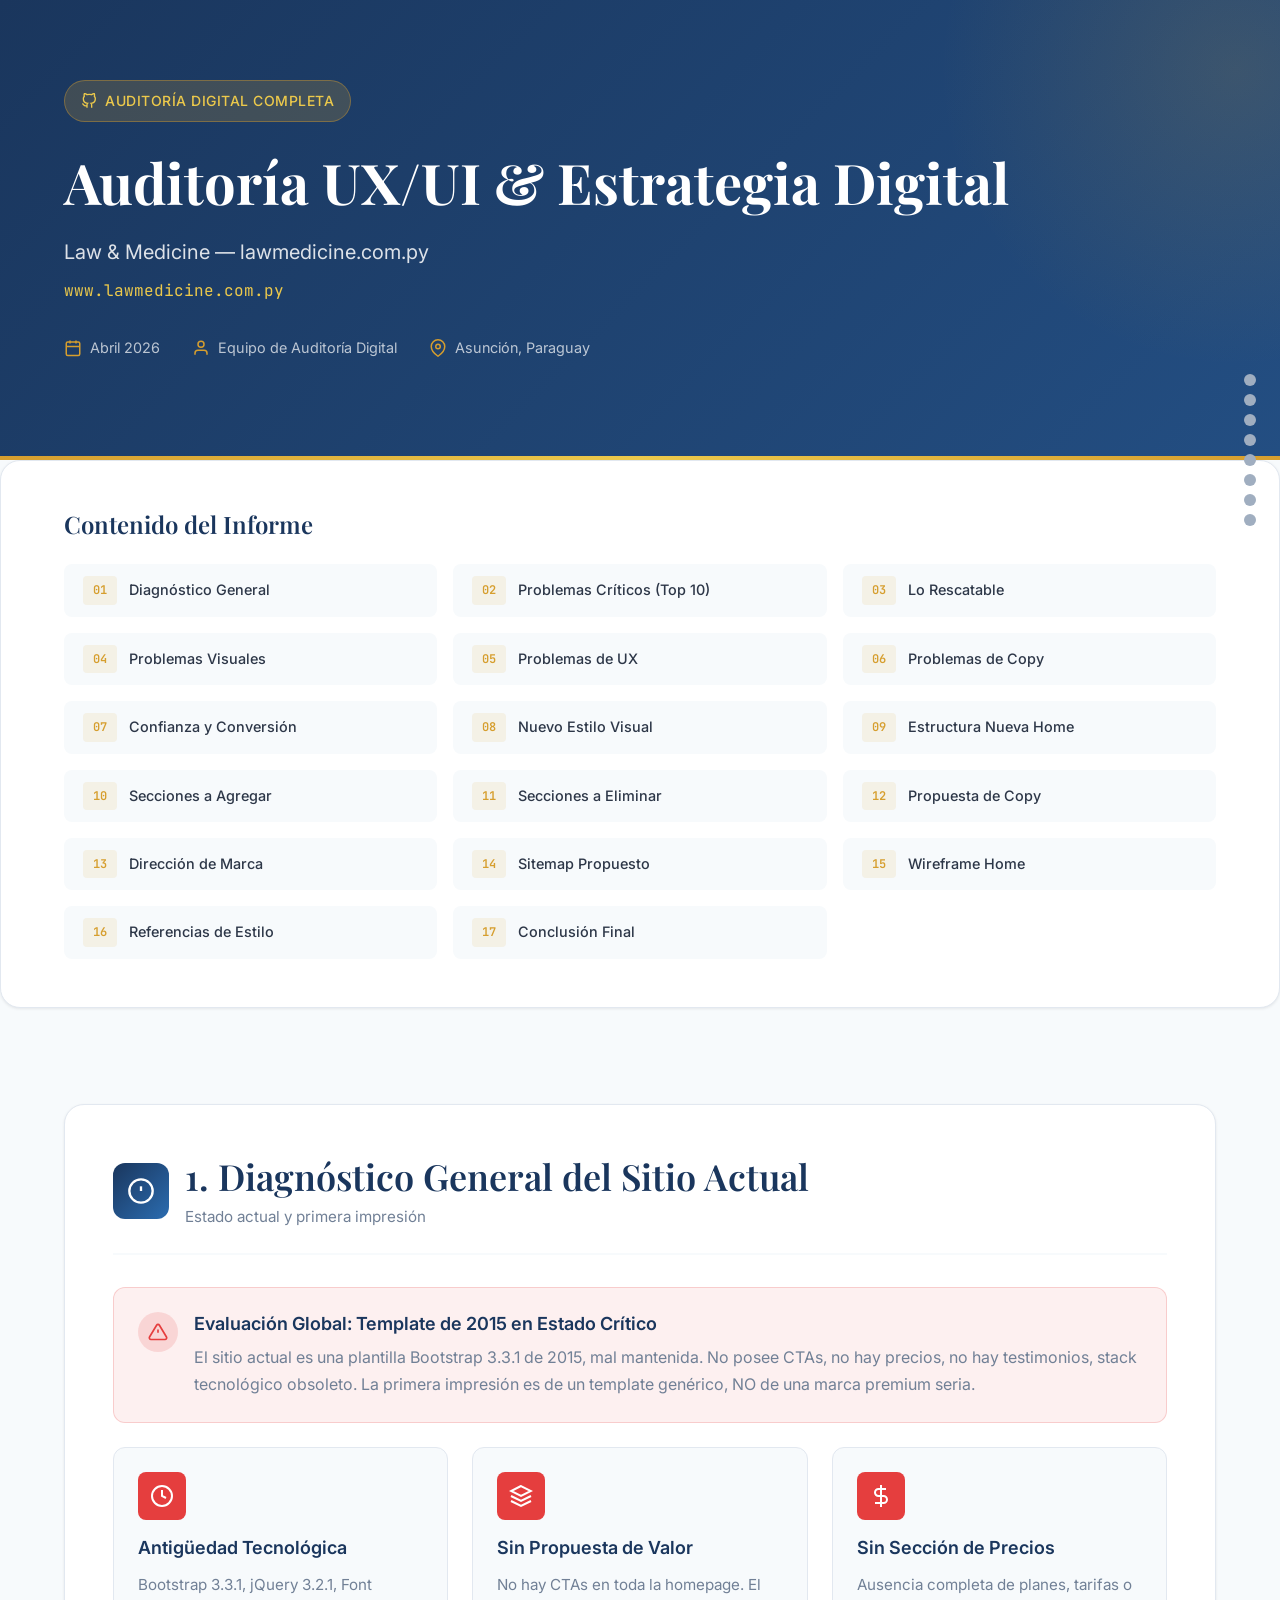
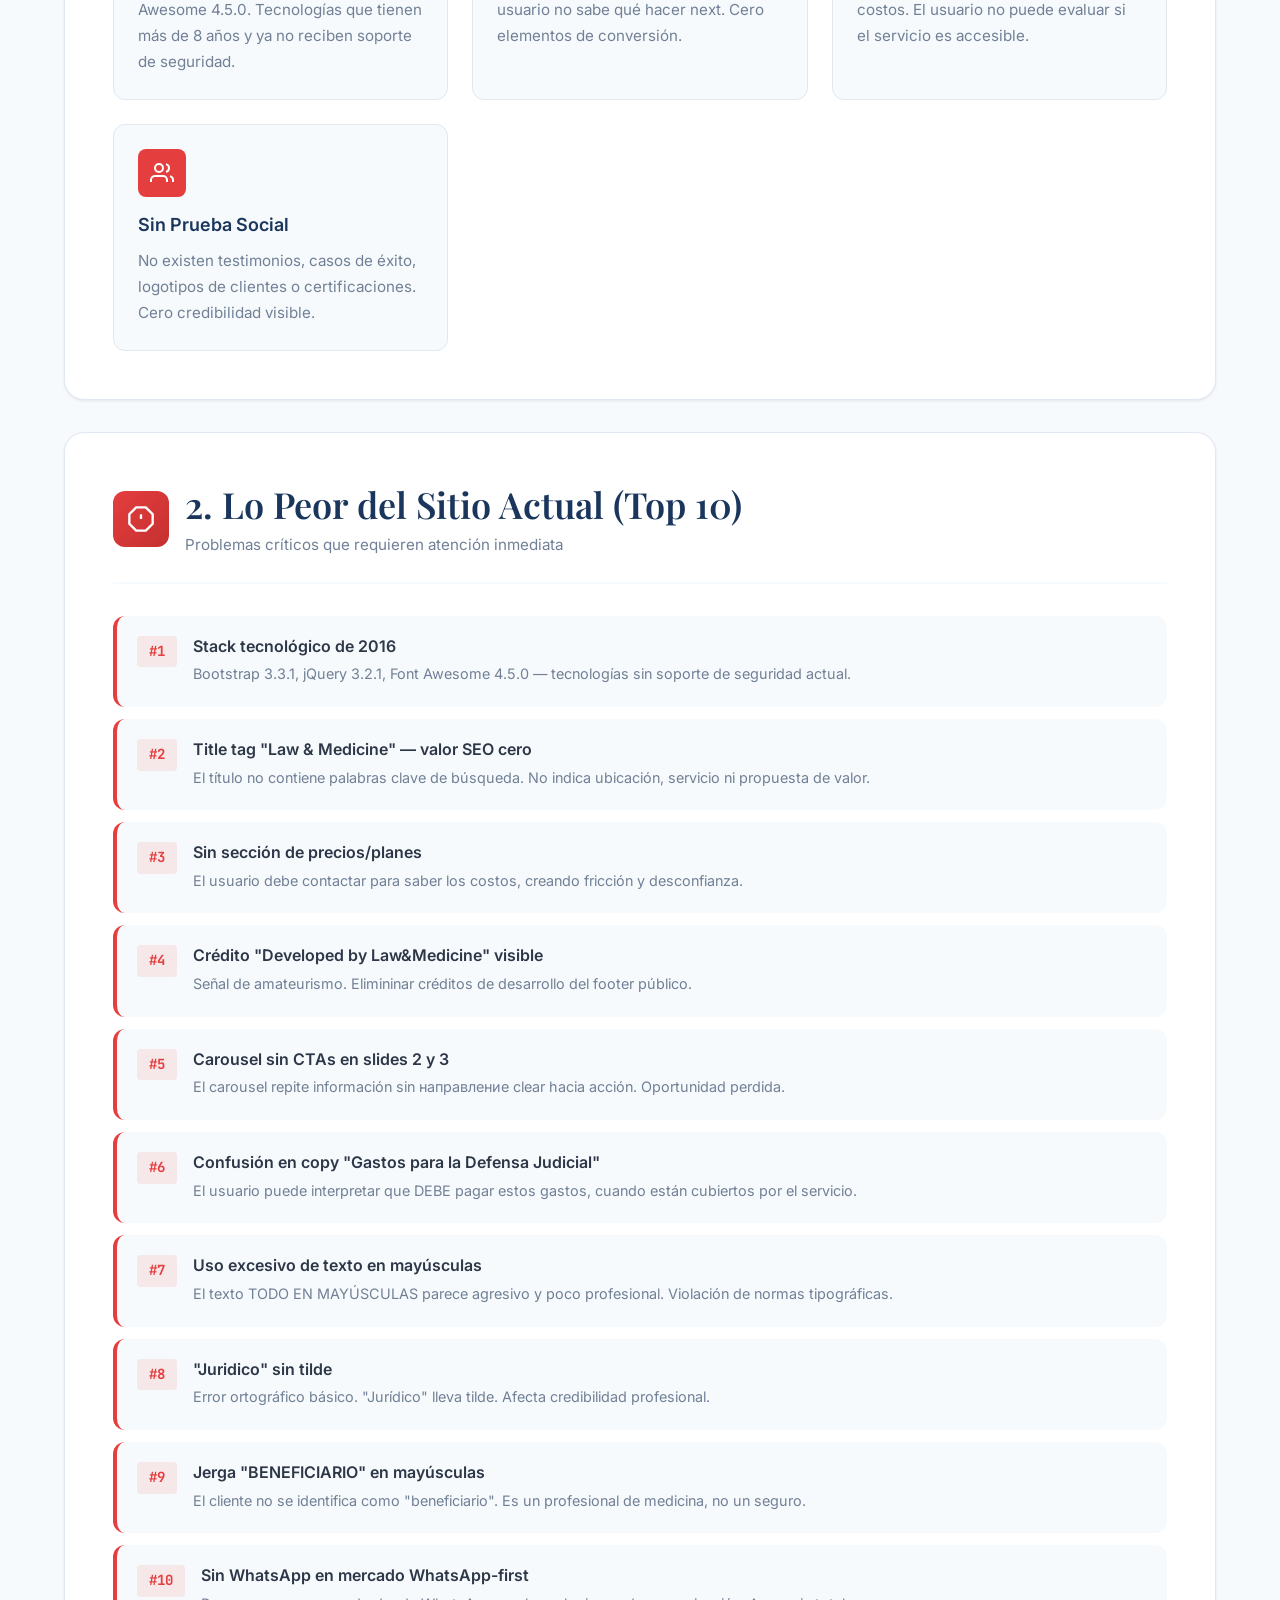
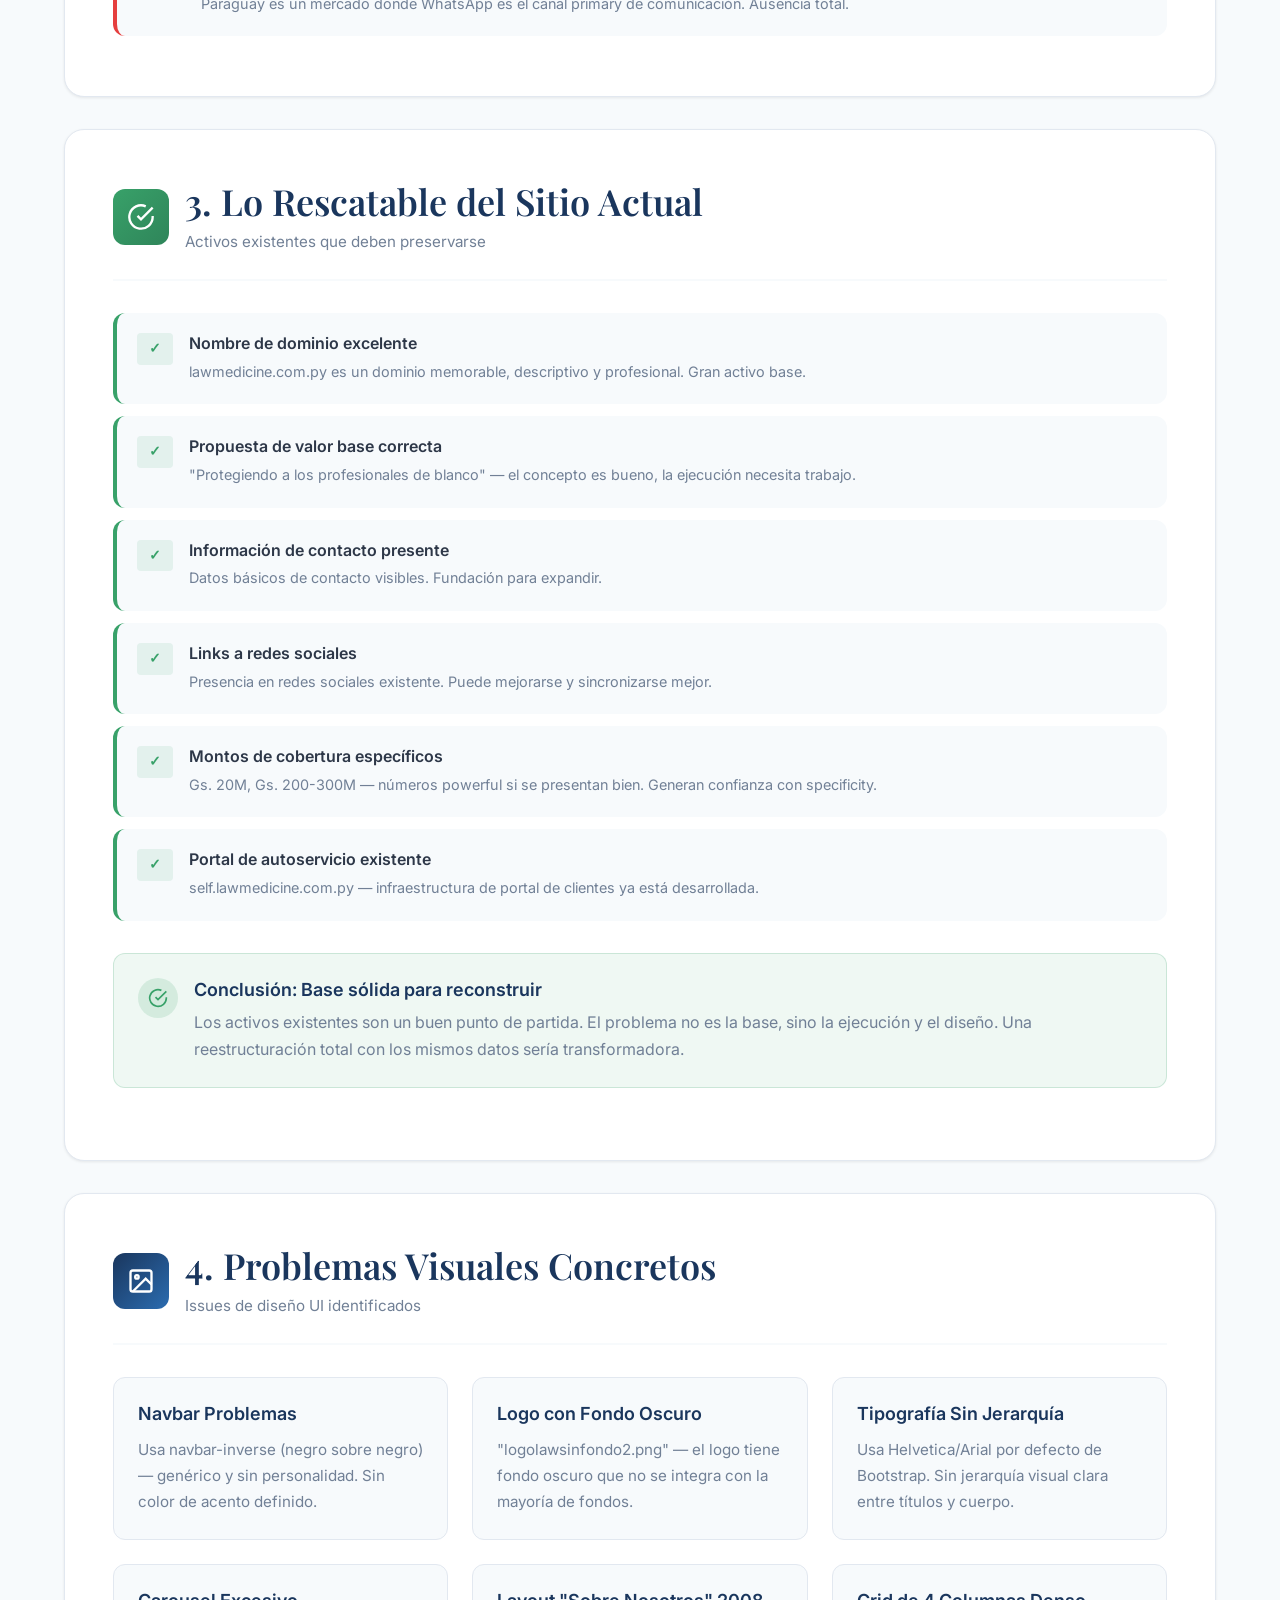
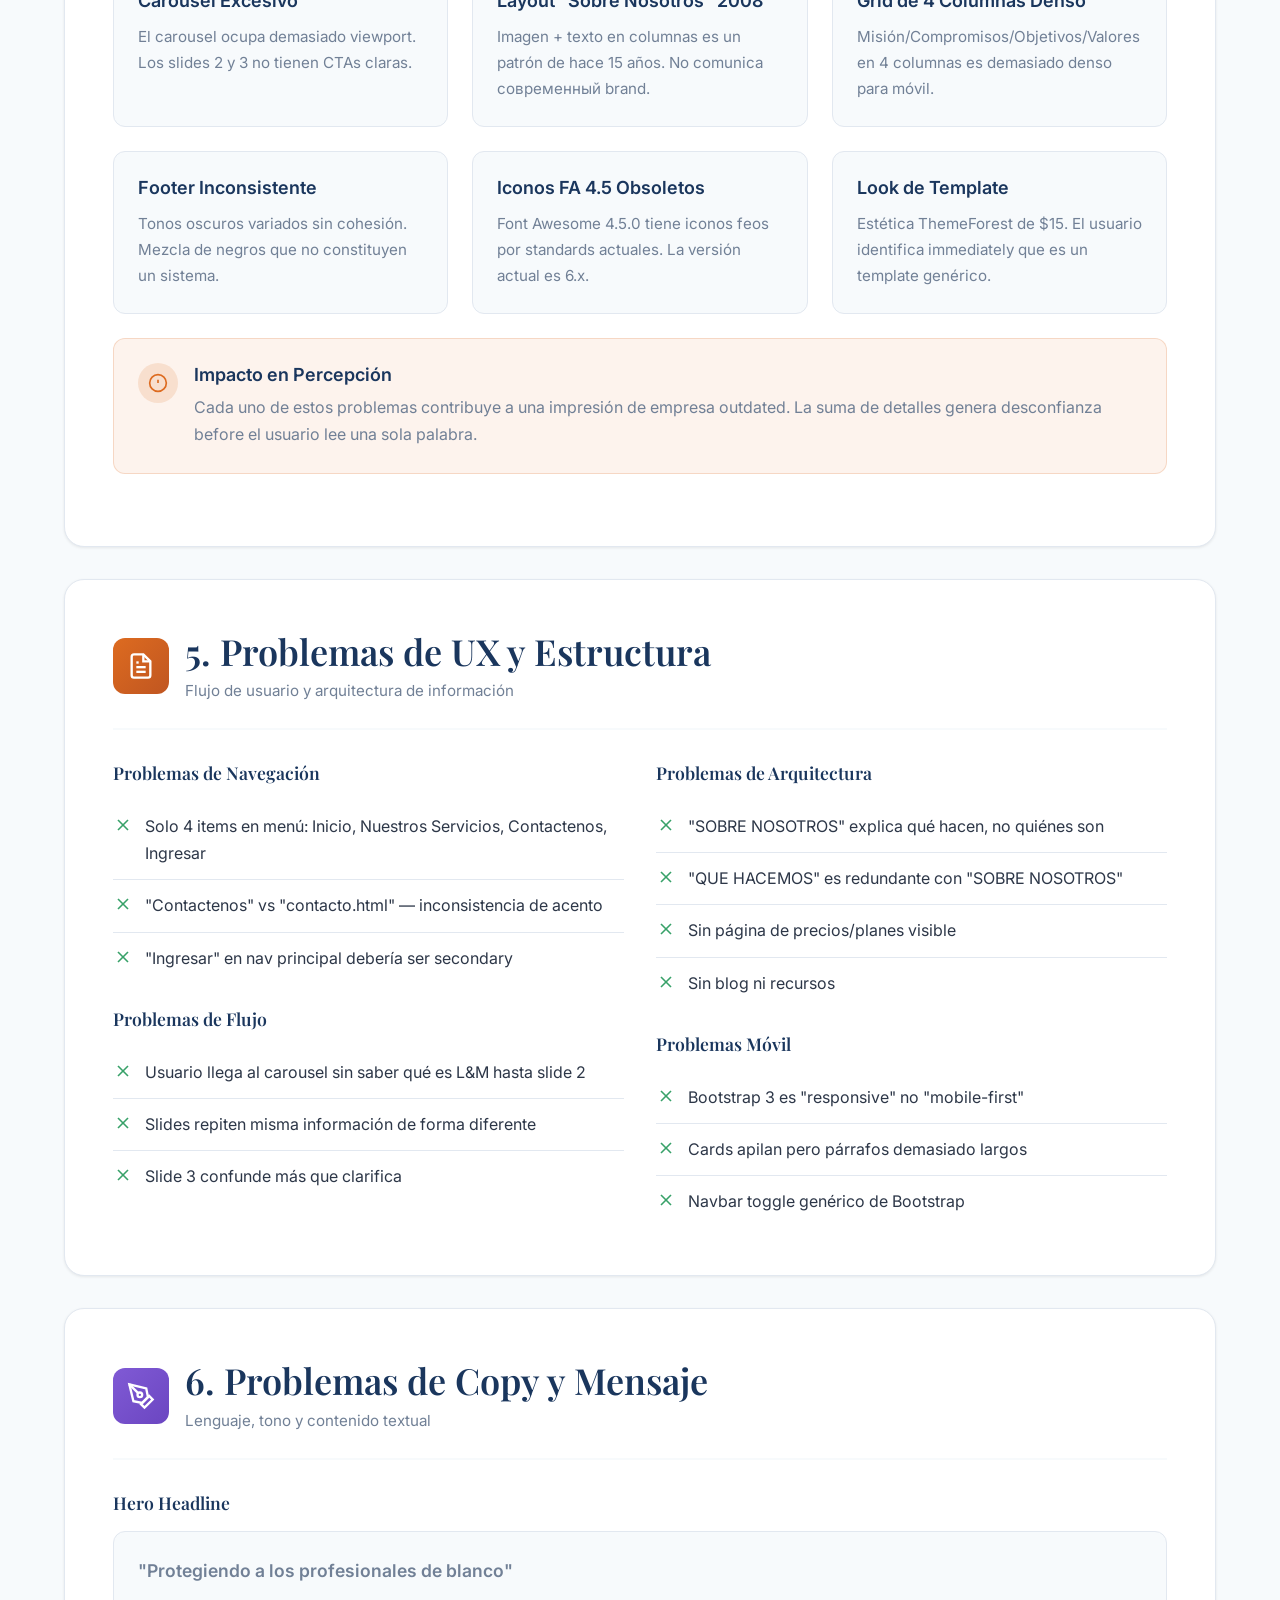
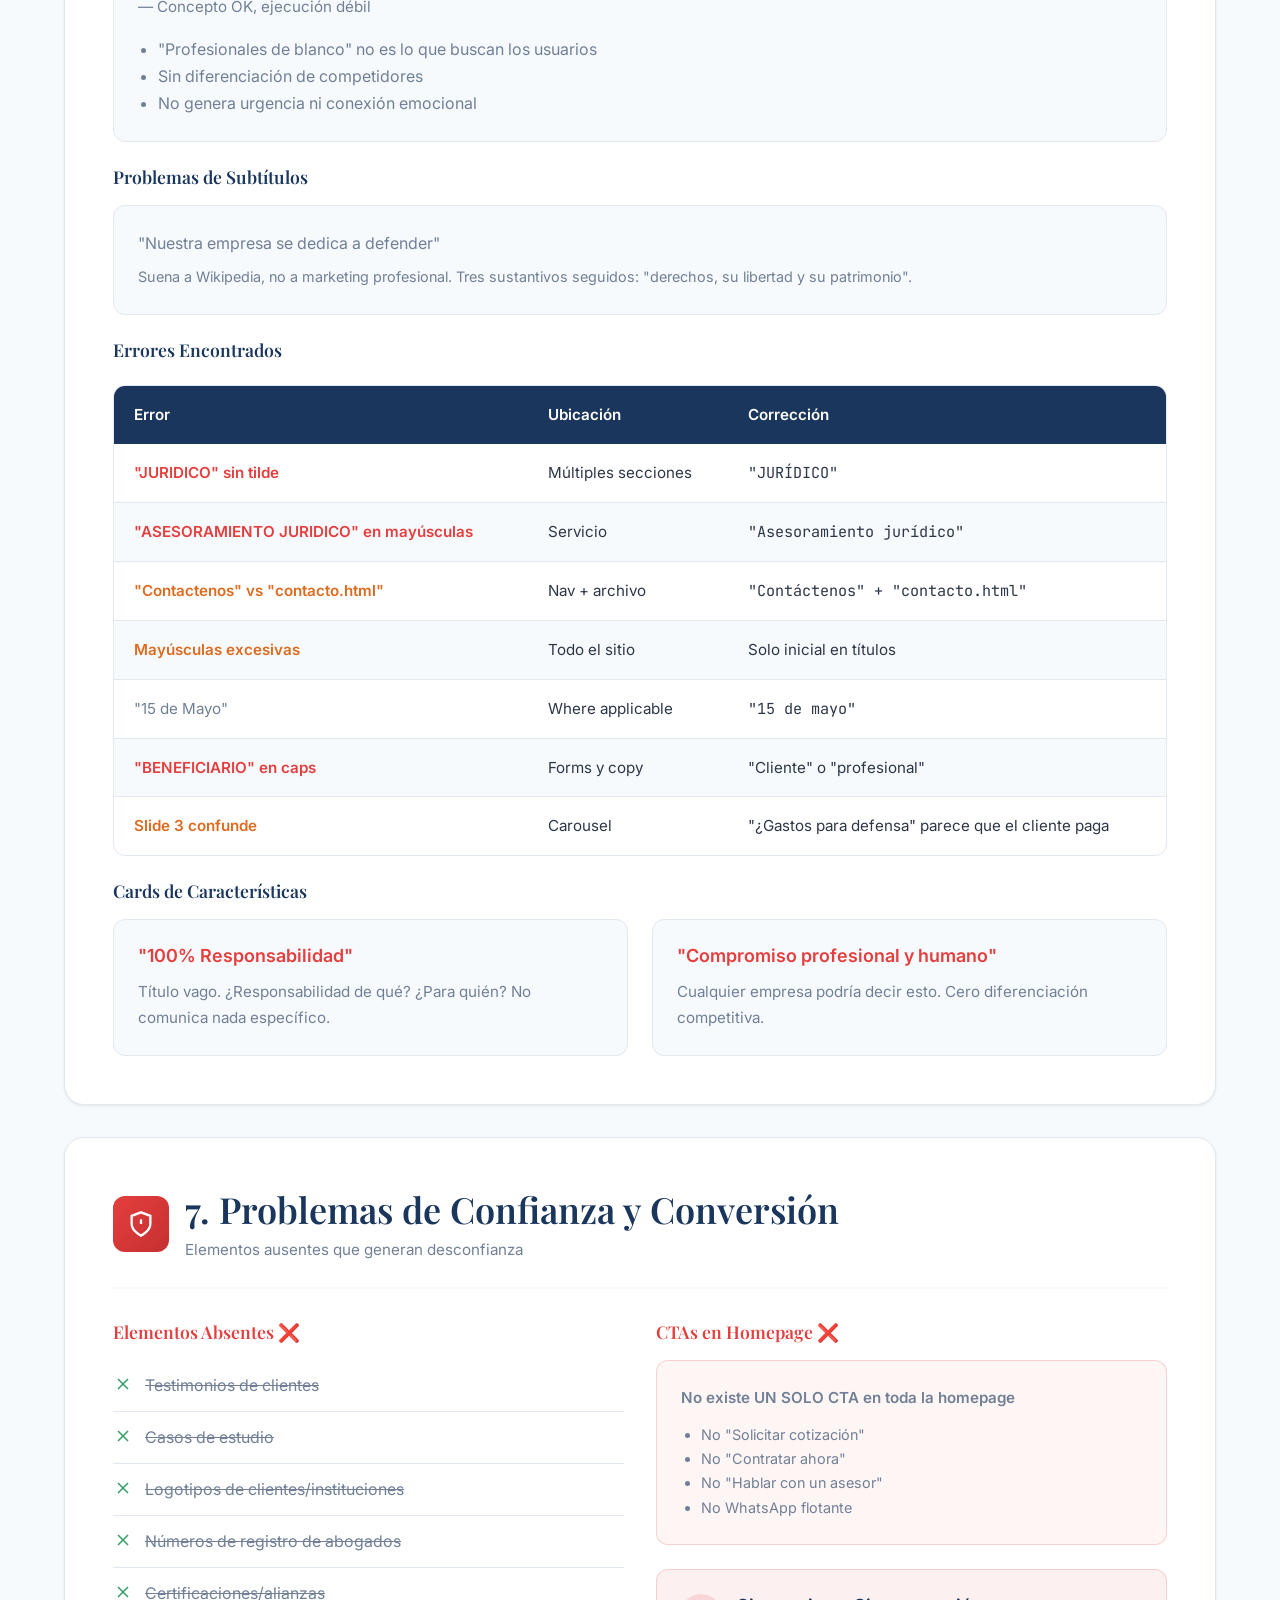
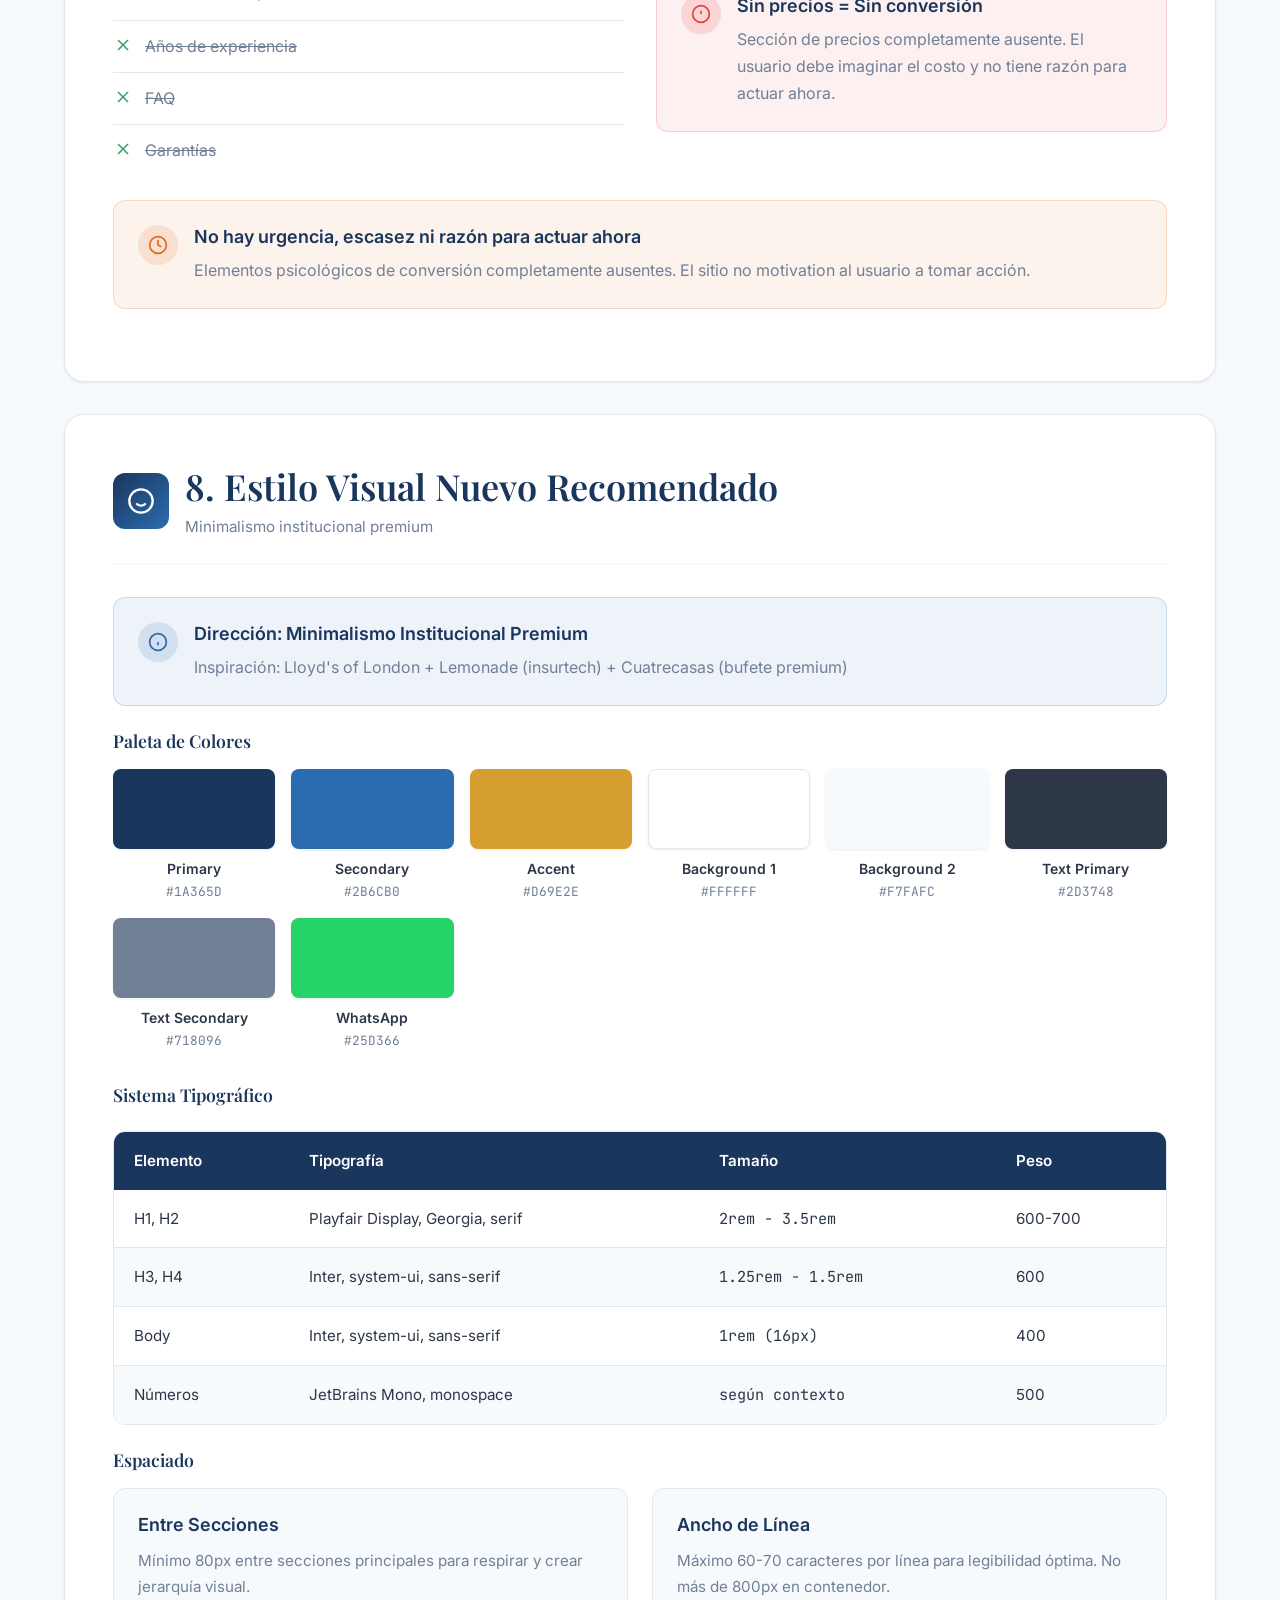
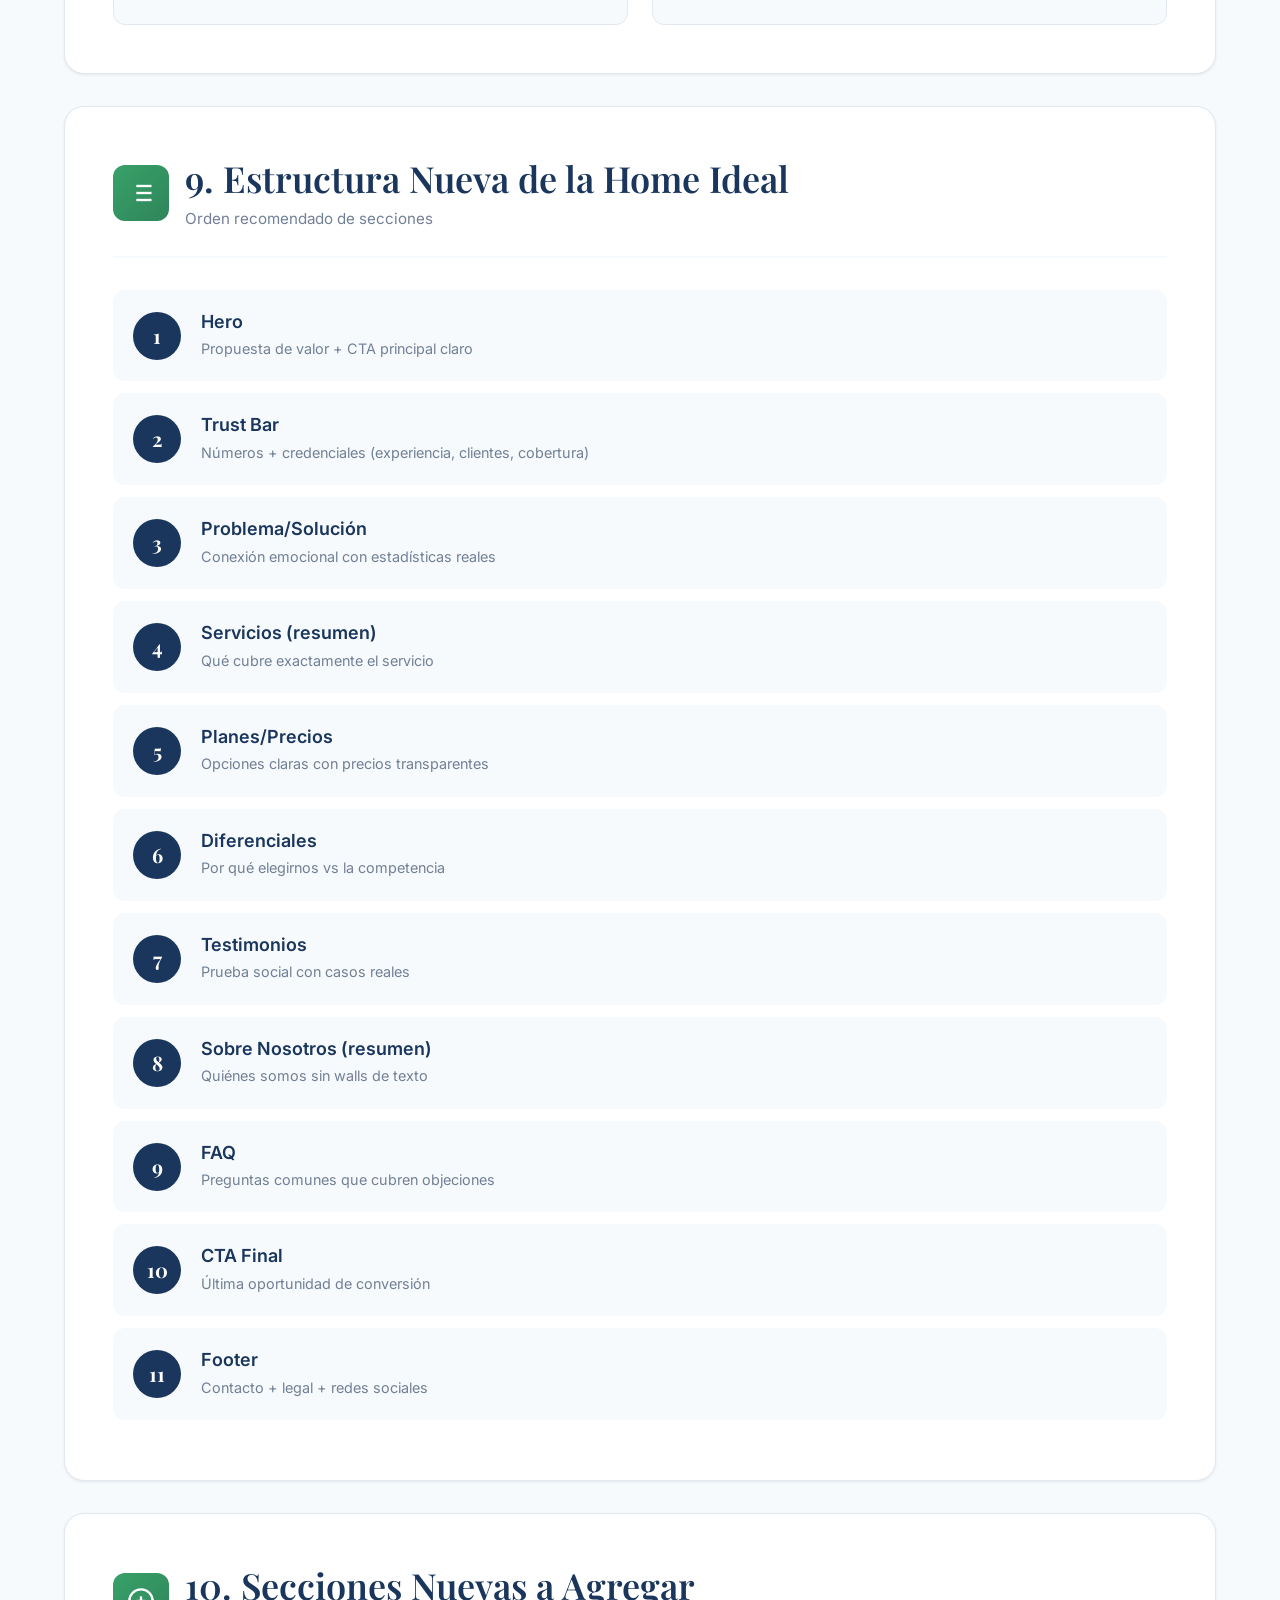
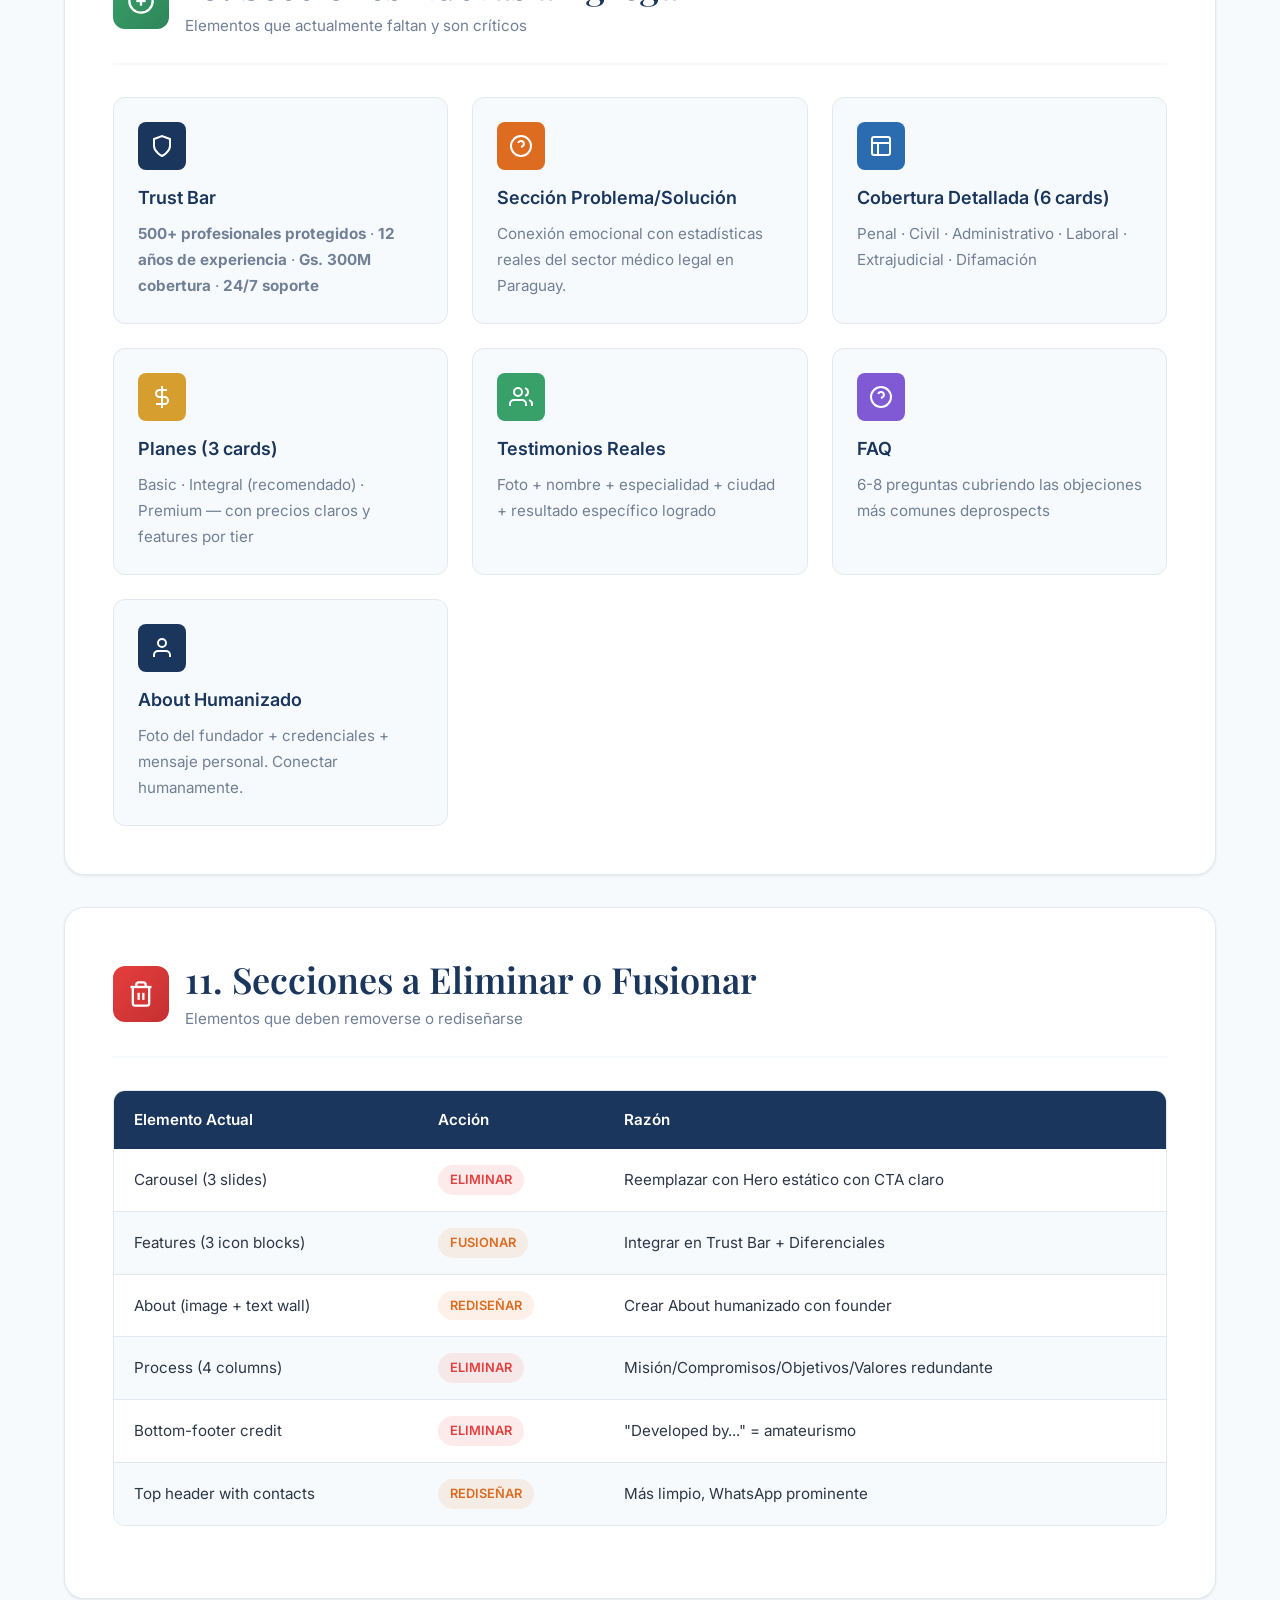
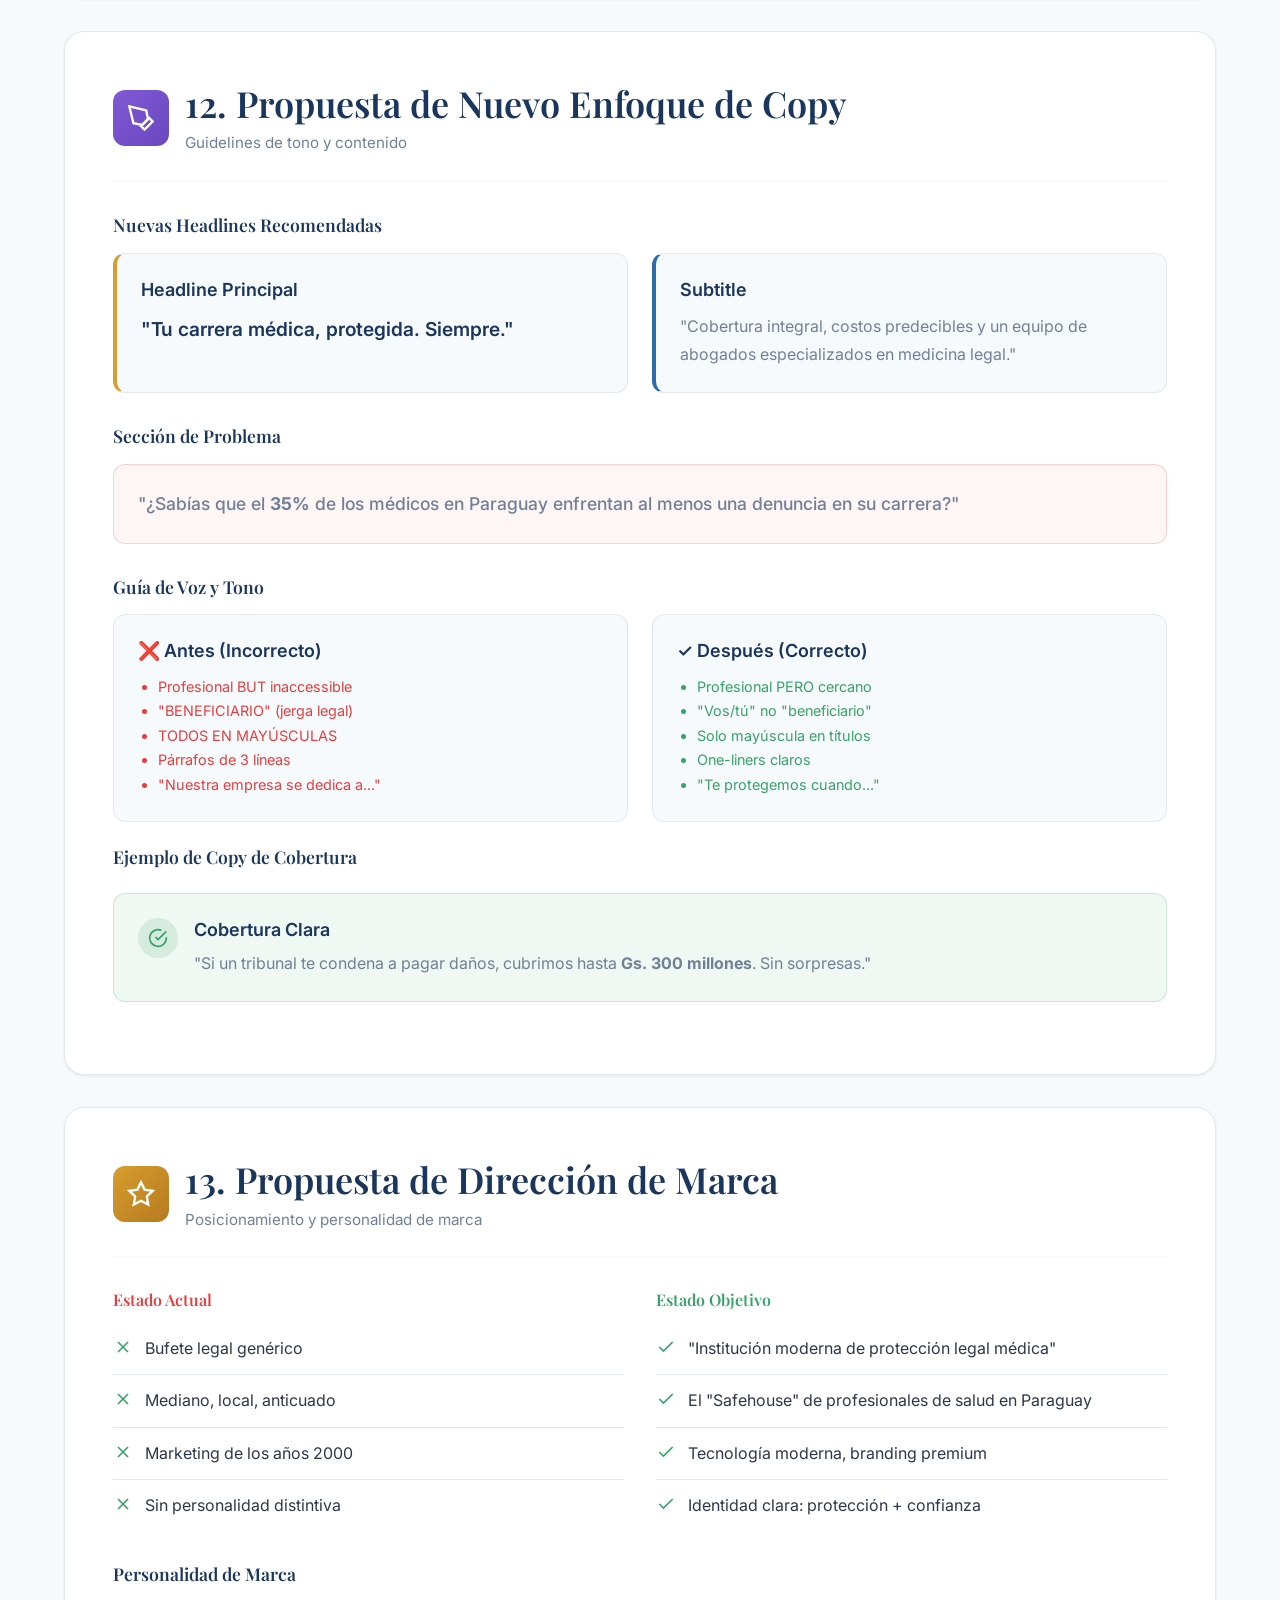
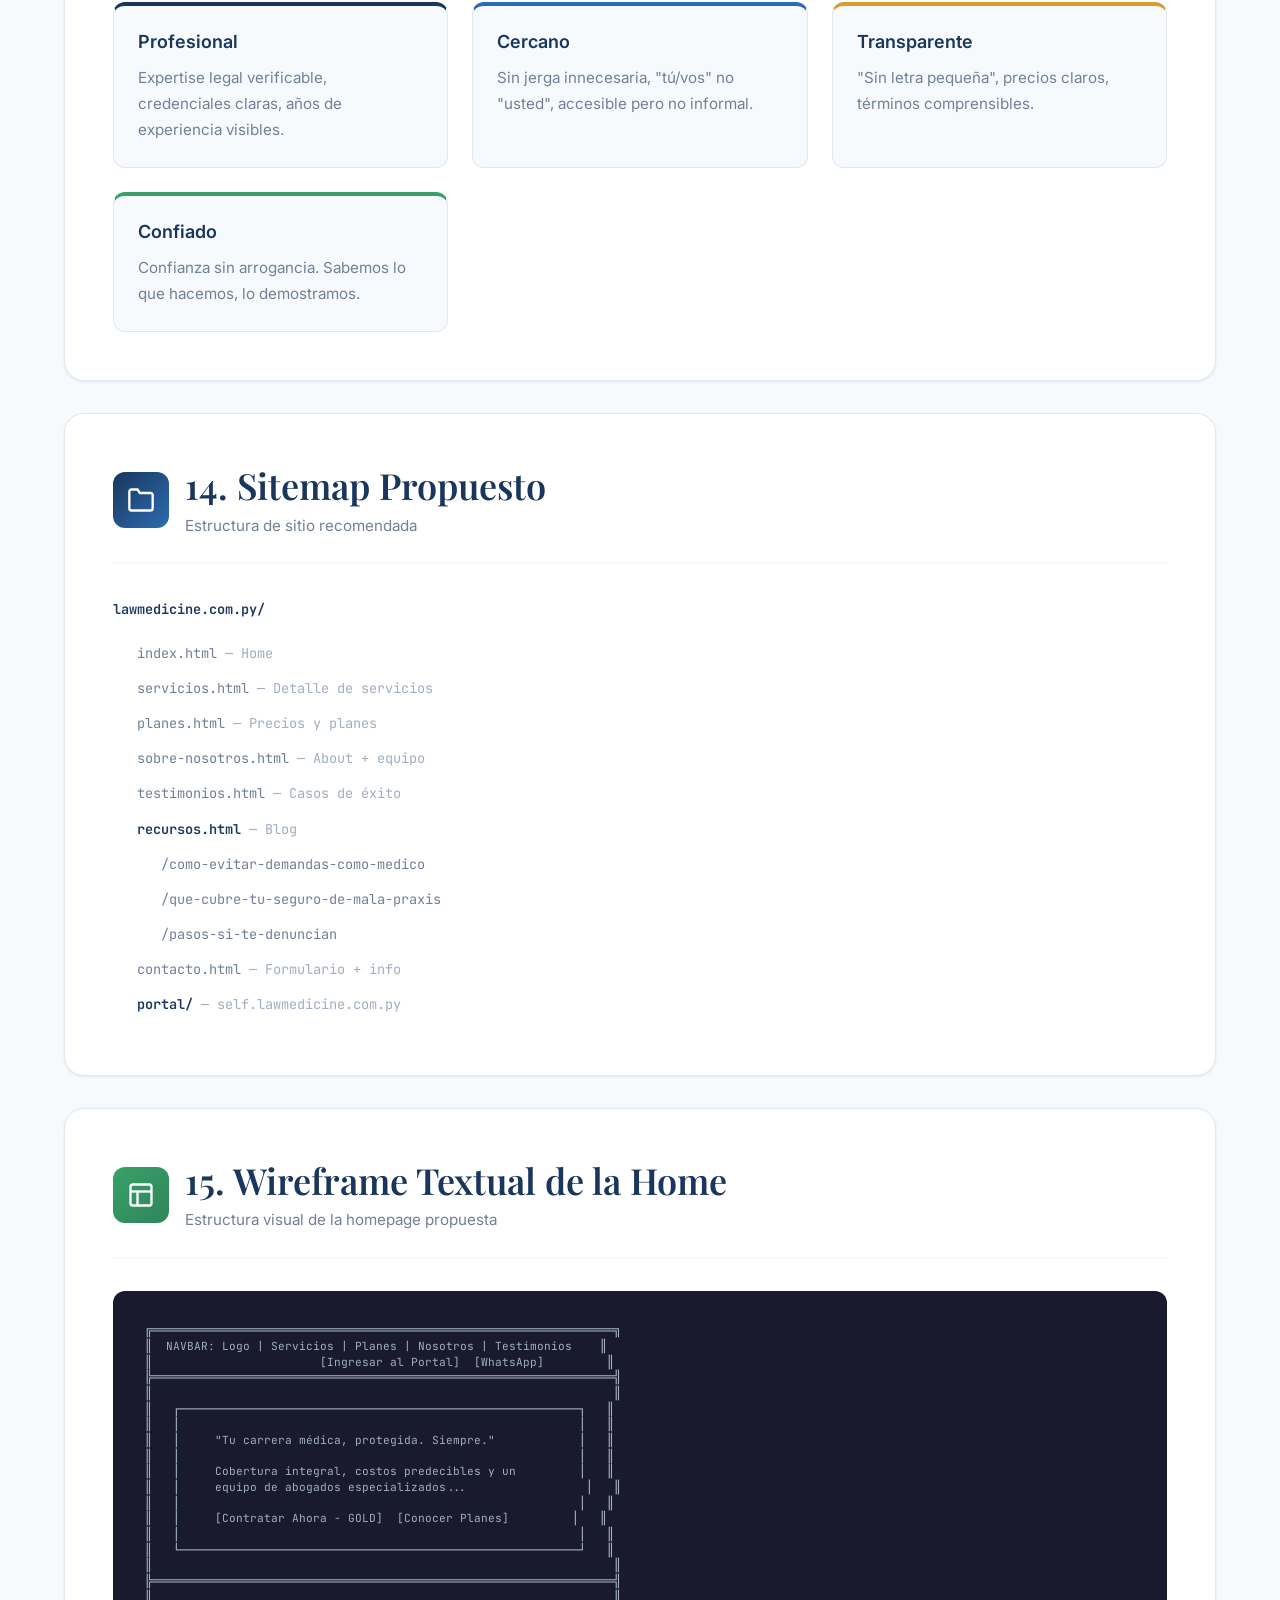
<file: auditoria-lawmedicine.html>
<!DOCTYPE html>
<html lang="es">
<head>
    <meta charset="UTF-8">
    <meta name="viewport" content="width=device-width, initial-scale=1.0">
    <title>Auditoría UX/UI & Estrategia Digital — Law &amp; Medicine</title>
    <link rel="preconnect" href="https://fonts.googleapis.com">
    <link rel="preconnect" href="https://fonts.gstatic.com" crossorigin>
    <link href="https://fonts.googleapis.com/css2?family=Playfair+Display:wght@400;500;600;700&family=Inter:wght@300;400;500;600;700&family=JetBrains+Mono:wght@400;500&display=swap" rel="stylesheet">
    <style>
        :root {
            --primary: #1A365D;
            --primary-light: #2B6CB0;
            --accent: #D69E2E;
            --accent-light: #ECC94B;
            --bg-white: #FFFFFF;
            --bg-gray: #F7FAFC;
            --bg-dark: #2D3748;
            --text-primary: #2D3748;
            --text-secondary: #718096;
            --text-light: #A0AEC0;
            --success: #38A169;
            --danger: #E53E3E;
            --warning: #DD6B20;
            --whatsapp: #25D366;
            --shadow-sm: 0 1px 3px rgba(0,0,0,0.08);
            --shadow-md: 0 4px 12px rgba(0,0,0,0.1);
            --shadow-lg: 0 10px 40px rgba(0,0,0,0.12);
            --radius-sm: 8px;
            --radius-md: 12px;
            --radius-lg: 20px;
        }

        * {
            margin: 0;
            padding: 0;
            box-sizing: border-box;
        }

        body {
            font-family: 'Inter', system-ui, -apple-system, sans-serif;
            color: var(--text-primary);
            background: var(--bg-gray);
            line-height: 1.7;
            font-size: 16px;
        }

        /* Print Styles */
        @media print {
            body { background: white; }
            .no-print { display: none !important; }
            .page-break { page-break-before: always; }
            section { page-break-inside: avoid; }
        }

        /* Typography */
        h1, h2, h3, h4 {
            font-family: 'Playfair Display', Georgia, serif;
            font-weight: 600;
            line-height: 1.3;
            color: var(--primary);
        }

        h1 { font-size: clamp(2rem, 5vw, 3.5rem); }
        h2 { font-size: clamp(1.5rem, 3vw, 2.25rem); }
        h3 { font-size: clamp(1.25rem, 2vw, 1.5rem); }
        h4 { font-size: 1.125rem; }

        .mono {
            font-family: 'JetBrains Mono', monospace;
        }

        /* Layout */
        .container {
            max-width: 1200px;
            margin: 0 auto;
            padding: 0 24px;
        }

        /* Header */
        .report-header {
            background: linear-gradient(135deg, var(--primary) 0%, #234E82 100%);
            color: white;
            padding: 80px 0 100px;
            position: relative;
            overflow: hidden;
        }

        .report-header::before {
            content: '';
            position: absolute;
            top: -50%;
            right: -20%;
            width: 600px;
            height: 600px;
            background: radial-gradient(circle, rgba(214,158,46,0.15) 0%, transparent 70%);
            pointer-events: none;
        }

        .report-header::after {
            content: '';
            position: absolute;
            bottom: 0;
            left: 0;
            right: 0;
            height: 4px;
            background: linear-gradient(90deg, var(--accent), var(--accent-light), var(--accent));
        }

        .header-content {
            position: relative;
            z-index: 1;
        }

        .report-badge {
            display: inline-flex;
            align-items: center;
            gap: 8px;
            background: rgba(214,158,46,0.2);
            border: 1px solid rgba(214,158,46,0.4);
            color: var(--accent-light);
            padding: 8px 16px;
            border-radius: 30px;
            font-size: 0.875rem;
            font-weight: 500;
            margin-bottom: 24px;
            letter-spacing: 0.5px;
        }

        .report-title {
            color: white;
            margin-bottom: 16px;
            font-weight: 700;
        }

        .report-subtitle {
            font-size: 1.25rem;
            color: rgba(255,255,255,0.85);
            margin-bottom: 8px;
            font-weight: 400;
        }

        .report-url {
            font-family: 'JetBrains Mono', monospace;
            color: var(--accent-light);
            font-size: 1rem;
        }

        .report-meta {
            display: flex;
            gap: 32px;
            margin-top: 32px;
            flex-wrap: wrap;
        }

        .meta-item {
            display: flex;
            align-items: center;
            gap: 8px;
            color: rgba(255,255,255,0.7);
            font-size: 0.9rem;
        }

        .meta-item svg {
            width: 18px;
            height: 18px;
            stroke: var(--accent);
        }

        /* Table of Contents */
        .toc-section {
            background: var(--bg-white);
            padding: 48px 0;
            border-bottom: 1px solid #E2E8F0;
        }

        .toc-grid {
            display: grid;
            grid-template-columns: repeat(auto-fit, minmax(280px, 1fr));
            gap: 16px;
        }

        .toc-item {
            display: flex;
            align-items: center;
            gap: 12px;
            padding: 12px 16px;
            background: var(--bg-gray);
            border-radius: var(--radius-sm);
            text-decoration: none;
            color: var(--text-primary);
            transition: all 0.2s ease;
            border-left: 3px solid transparent;
        }

        .toc-item:hover {
            background: #EDF2F7;
            border-left-color: var(--accent);
            transform: translateX(4px);
        }

        .toc-number {
            font-family: 'JetBrains Mono', monospace;
            font-size: 0.75rem;
            font-weight: 600;
            color: var(--accent);
            background: rgba(214,158,46,0.1);
            padding: 4px 10px;
            border-radius: 4px;
            min-width: 32px;
            text-align: center;
        }

        .toc-text {
            font-size: 0.9rem;
            font-weight: 500;
        }

        /* Main Content */
        .main-content {
            padding: 64px 0;
        }

        /* Section Styling */
        section {
            background: var(--bg-white);
            border-radius: var(--radius-lg);
            padding: 48px;
            margin-bottom: 32px;
            box-shadow: var(--shadow-sm);
            border: 1px solid #E2E8F0;
        }

        .section-header {
            margin-bottom: 32px;
            padding-bottom: 24px;
            border-bottom: 2px solid var(--bg-gray);
            display: flex;
            align-items: center;
            gap: 16px;
        }

        .section-icon {
            width: 56px;
            height: 56px;
            background: linear-gradient(135deg, var(--primary), var(--primary-light));
            border-radius: var(--radius-md);
            display: flex;
            align-items: center;
            justify-content: center;
            color: white;
            flex-shrink: 0;
        }

        .section-icon svg {
            width: 28px;
            height: 28px;
        }

        .section-title {
            margin: 0;
        }

        .section-subtitle {
            color: var(--text-secondary);
            font-size: 0.95rem;
            margin-top: 4px;
        }

        /* Cards */
        .card-grid {
            display: grid;
            grid-template-columns: repeat(auto-fit, minmax(300px, 1fr));
            gap: 24px;
        }

        .card {
            background: var(--bg-gray);
            border-radius: var(--radius-md);
            padding: 24px;
            border: 1px solid #E2E8F0;
            transition: all 0.2s ease;
        }

        .card:hover {
            box-shadow: var(--shadow-md);
            transform: translateY(-2px);
        }

        .card-icon {
            width: 48px;
            height: 48px;
            background: var(--primary);
            border-radius: var(--radius-sm);
            display: flex;
            align-items: center;
            justify-content: center;
            color: white;
            margin-bottom: 16px;
        }

        .card-icon svg {
            width: 24px;
            height: 24px;
        }

        .card h4 {
            margin-bottom: 12px;
            font-family: 'Inter', sans-serif;
            font-weight: 600;
        }

        .card p {
            color: var(--text-secondary);
            font-size: 0.95rem;
            margin: 0;
        }

        /* Problem List */
        .problem-list {
            list-style: none;
        }

        .problem-item {
            display: flex;
            gap: 16px;
            padding: 20px;
            background: var(--bg-gray);
            border-radius: var(--radius-md);
            margin-bottom: 12px;
            border-left: 4px solid var(--danger);
        }

        .problem-number {
            font-family: 'JetBrains Mono', monospace;
            font-size: 0.875rem;
            font-weight: 700;
            color: var(--danger);
            background: rgba(229,62,62,0.1);
            padding: 4px 12px;
            border-radius: 4px;
            height: fit-content;
        }

        .problem-content h4 {
            font-family: 'Inter', sans-serif;
            font-size: 1rem;
            font-weight: 600;
            margin-bottom: 6px;
            color: var(--text-primary);
        }

        .problem-content p {
            color: var(--text-secondary);
            font-size: 0.9rem;
            margin: 0;
        }

        /* Positive List */
        .positive-item {
            display: flex;
            gap: 16px;
            padding: 20px;
            background: var(--bg-gray);
            border-radius: var(--radius-md);
            margin-bottom: 12px;
            border-left: 4px solid var(--success);
        }

        .positive-item .problem-number {
            color: var(--success);
            background: rgba(56,161,105,0.1);
        }

        /* Tables */
        .table-wrapper {
            overflow-x: auto;
            margin: 24px 0;
            border-radius: var(--radius-md);
            border: 1px solid #E2E8F0;
        }

        table {
            width: 100%;
            border-collapse: collapse;
            font-size: 0.95rem;
        }

        th {
            background: var(--primary);
            color: white;
            padding: 16px 20px;
            text-align: left;
            font-weight: 600;
            font-family: 'Inter', sans-serif;
        }

        td {
            padding: 16px 20px;
            border-bottom: 1px solid #E2E8F0;
        }

        tr:last-child td {
            border-bottom: none;
        }

        tr:nth-child(even) {
            background: var(--bg-gray);
        }

        .table-danger {
            color: var(--danger);
            font-weight: 500;
        }

        .table-success {
            color: var(--success);
            font-weight: 500;
        }

        .table-warning {
            color: var(--warning);
            font-weight: 500;
        }

        /* Color Badges */
        .badge {
            display: inline-flex;
            align-items: center;
            gap: 6px;
            padding: 4px 12px;
            border-radius: 20px;
            font-size: 0.8rem;
            font-weight: 600;
        }

        .badge-danger {
            background: rgba(229,62,62,0.1);
            color: var(--danger);
        }

        .badge-success {
            background: rgba(56,161,105,0.1);
            color: var(--success);
        }

        .badge-warning {
            background: rgba(221,107,32,0.1);
            color: var(--warning);
        }

        .badge-primary {
            background: rgba(43,108,176,0.1);
            color: var(--primary-light);
        }

        .badge-accent {
            background: rgba(214,158,46,0.15);
            color: #B7791F;
        }

        /* Wireframe */
        .wireframe {
            background: #1a1a2e;
            color: #a0aec0;
            font-family: 'JetBrains Mono', monospace;
            font-size: 0.7rem;
            line-height: 1.4;
            padding: 32px;
            border-radius: var(--radius-md);
            overflow-x: auto;
            white-space: pre;
        }

        /* Color Swatches */
        .color-grid {
            display: grid;
            grid-template-columns: repeat(auto-fit, minmax(150px, 1fr));
            gap: 16px;
        }

        .color-swatch {
            text-align: center;
        }

        .swatch-box {
            height: 80px;
            border-radius: var(--radius-sm);
            margin-bottom: 8px;
            box-shadow: var(--shadow-sm);
        }

        .swatch-label {
            font-weight: 600;
            font-size: 0.875rem;
            color: var(--text-primary);
        }

        .swatch-hex {
            font-family: 'JetBrains Mono', monospace;
            font-size: 0.8rem;
            color: var(--text-secondary);
        }

        /* Comparison Table */
        .comparison-row {
            display: grid;
            grid-template-columns: 200px 1fr 1fr;
            gap: 24px;
            padding: 20px 0;
            border-bottom: 1px solid #E2E8F0;
            align-items: center;
        }

        .comparison-row:last-child {
            border-bottom: none;
        }

        .comparison-label {
            font-weight: 600;
            color: var(--text-primary);
        }

        .comparison-current {
            color: var(--danger);
        }

        .comparison-new {
            color: var(--success);
        }

        /* Callout Box */
        .callout {
            padding: 24px;
            border-radius: var(--radius-md);
            margin: 24px 0;
            display: flex;
            gap: 16px;
        }

        .callout-warning {
            background: rgba(221,107,32,0.08);
            border: 1px solid rgba(221,107,32,0.2);
        }

        .callout-danger {
            background: rgba(229,62,62,0.08);
            border: 1px solid rgba(229,62,62,0.2);
        }

        .callout-success {
            background: rgba(56,161,105,0.08);
            border: 1px solid rgba(56,161,105,0.2);
        }

        .callout-info {
            background: rgba(43,108,176,0.08);
            border: 1px solid rgba(43,108,176,0.2);
        }

        .callout-icon {
            flex-shrink: 0;
            width: 40px;
            height: 40px;
            border-radius: 50%;
            display: flex;
            align-items: center;
            justify-content: center;
        }

        .callout-warning .callout-icon { background: rgba(221,107,32,0.15); color: var(--warning); }
        .callout-danger .callout-icon { background: rgba(229,62,62,0.15); color: var(--danger); }
        .callout-success .callout-icon { background: rgba(56,161,105,0.15); color: var(--success); }
        .callout-info .callout-icon { background: rgba(43,108,176,0.15); color: var(--primary-light); }

        .callout-content h4 {
            font-family: 'Inter', sans-serif;
            font-weight: 600;
            margin-bottom: 8px;
        }

        .callout-content p {
            margin: 0;
            color: var(--text-secondary);
        }

        /* Two Column Layout */
        .two-col {
            display: grid;
            grid-template-columns: 1fr 1fr;
            gap: 32px;
        }

        @media (max-width: 768px) {
            .two-col {
                grid-template-columns: 1fr;
            }
        }

        /* Section Navigation */
        .nav-dots {
            position: fixed;
            right: 24px;
            top: 50%;
            transform: translateY(-50%);
            display: flex;
            flex-direction: column;
            gap: 8px;
            z-index: 100;
        }

        .nav-dot {
            width: 12px;
            height: 12px;
            border-radius: 50%;
            background: var(--text-light);
            cursor: pointer;
            transition: all 0.2s ease;
            border: 2px solid transparent;
        }

        .nav-dot:hover, .nav-dot.active {
            background: var(--accent);
            border-color: var(--primary);
        }

        @media (max-width: 1024px) {
            .nav-dots {
                display: none;
            }
        }

        /* Page Footer */
        .report-footer {
            background: var(--primary);
            color: white;
            padding: 48px 0;
            text-align: center;
        }

        .footer-brand {
            font-family: 'Playfair Display', serif;
            font-size: 1.5rem;
            margin-bottom: 16px;
        }

        .footer-text {
            color: rgba(255,255,255,0.7);
            font-size: 0.9rem;
        }

        /* Action Buttons */
        .btn {
            display: inline-flex;
            align-items: center;
            gap: 8px;
            padding: 12px 24px;
            border-radius: var(--radius-sm);
            font-weight: 600;
            font-size: 0.95rem;
            text-decoration: none;
            transition: all 0.2s ease;
            cursor: pointer;
            border: none;
        }

        .btn-primary {
            background: var(--accent);
            color: var(--primary);
        }

        .btn-primary:hover {
            background: var(--accent-light);
            transform: translateY(-2px);
            box-shadow: var(--shadow-md);
        }

        .btn-outline {
            background: transparent;
            border: 2px solid var(--primary);
            color: var(--primary);
        }

        .btn-outline:hover {
            background: var(--primary);
            color: white;
        }

        /* Feature List */
        .feature-list {
            list-style: none;
        }

        .feature-list li {
            display: flex;
            align-items: flex-start;
            gap: 12px;
            padding: 12px 0;
            border-bottom: 1px solid #E2E8F0;
        }

        .feature-list li:last-child {
            border-bottom: none;
        }

        .feature-list svg {
            width: 20px;
            height: 20px;
            color: var(--success);
            flex-shrink: 0;
            margin-top: 2px;
        }

        /* Sitemap */
        .sitemap {
            font-family: 'JetBrains Mono', monospace;
            font-size: 0.85rem;
            line-height: 2;
        }

        .sitemap-folder {
            color: var(--primary);
            font-weight: 600;
        }

        .sitemap-file {
            color: var(--text-secondary);
        }

        .sitemap-indent {
            margin-left: 24px;
            border-left: 2px solid #E2E8F0;
            padding-left: 16px;
        }

        /* Stats Grid */
        .stats-grid {
            display: grid;
            grid-template-columns: repeat(4, 1fr);
            gap: 24px;
        }

        @media (max-width: 768px) {
            .stats-grid {
                grid-template-columns: repeat(2, 1fr);
            }
        }

        .stat-card {
            text-align: center;
            padding: 24px;
            background: var(--bg-gray);
            border-radius: var(--radius-md);
            border: 1px solid #E2E8F0;
        }

        .stat-number {
            font-family: 'Playfair Display', serif;
            font-size: 2.5rem;
            font-weight: 700;
            color: var(--primary);
            line-height: 1;
        }

        .stat-label {
            color: var(--text-secondary);
            font-size: 0.875rem;
            margin-top: 8px;
        }

        /* Conclusion Box */
        .conclusion-box {
            background: linear-gradient(135deg, var(--primary) 0%, #234E82 100%);
            color: white;
            border-radius: var(--radius-lg);
            padding: 48px;
            text-align: center;
        }

        .conclusion-box h2 {
            color: white;
            margin-bottom: 24px;
        }

        .conclusion-box p {
            color: rgba(255,255,255,0.9);
            font-size: 1.1rem;
            max-width: 700px;
            margin: 0 auto;
        }

        .conclusion-quote {
            font-family: 'Playfair Display', serif;
            font-size: 1.5rem;
            font-style: italic;
            color: var(--accent-light);
            margin-top: 32px;
            padding-top: 32px;
            border-top: 1px solid rgba(255,255,255,0.2);
        }

        /* Severity indicators */
        .severity-high { color: var(--danger); font-weight: 600; }
        .severity-medium { color: var(--warning); font-weight: 600; }
        .severity-low { color: var(--text-secondary); }

        /* Icon styles inline */
        .icon {
            display: inline-flex;
            align-items: center;
            justify-content: center;
        }

        /* Two Column Text */
        .text-cols-2 {
            columns: 2;
            column-gap: 40px;
        }

        @media (max-width: 768px) {
            .text-cols-2 {
                columns: 1;
            }
        }

        /* Homepage Structure */
        .structure-item {
            display: flex;
            align-items: center;
            gap: 20px;
            padding: 20px;
            background: var(--bg-gray);
            border-radius: var(--radius-md);
            margin-bottom: 12px;
        }

        .structure-number {
            width: 48px;
            height: 48px;
            background: var(--primary);
            color: white;
            border-radius: 50%;
            display: flex;
            align-items: center;
            justify-content: center;
            font-family: 'Playfair Display', serif;
            font-size: 1.25rem;
            font-weight: 700;
            flex-shrink: 0;
        }

        .structure-content h4 {
            font-family: 'Inter', sans-serif;
            font-weight: 600;
            margin-bottom: 4px;
        }

        .structure-content p {
            color: var(--text-secondary);
            font-size: 0.9rem;
            margin: 0;
        }

        /* Responsive adjustments */
        @media (max-width: 768px) {
            section {
                padding: 32px 24px;
            }

            .report-header {
                padding: 48px 0 64px;
            }

            .section-header {
                flex-direction: column;
                align-items: flex-start;
            }

            .comparison-row {
                grid-template-columns: 1fr;
                gap: 12px;
            }

            .comparison-label {
                font-size: 0.9rem;
            }
        }
    </style>
</head>
<body>
    <!-- Navigation Dots -->
    <nav class="nav-dots no-print" aria-label="Section navigation">
        <div class="nav-dot active" data-section="0"></div>
        <div class="nav-dot" data-section="1"></div>
        <div class="nav-dot" data-section="2"></div>
        <div class="nav-dot" data-section="3"></div>
        <div class="nav-dot" data-section="4"></div>
        <div class="nav-dot" data-section="5"></div>
        <div class="nav-dot" data-section="6"></div>
        <div class="nav-dot" data-section="7"></div>
    </nav>

    <!-- Header -->
    <header class="report-header">
        <div class="container header-content">
            <div class="report-badge">
                <svg viewBox="0 0 24 24" fill="none" stroke="currentColor" stroke-width="2" width="16" height="16">
                    <path d="M9 19c-5 1.5-5-2.5-7-3m14 6v-3.87a3.37 3.37 0 0 0-.94-2.61c3.14-.35 6.44-1.54 6.44-7A5.44 5.44 0 0 0 20 4.77 5.07 5.07 0 0 0 19.91 1S18.73.65 16 2.48a13.38 13.38 0 0 0-7 0C6.27.65 5.09 1 5.09 1A5.07 5.07 0 0 0 5 4.77a5.44 5.44 0 0 0-1.5 3.78c0 5.42 3.3 6.61 6.44 7A3.37 3.37 0 0 0 9 18.13V22"/>
                </svg>
                AUDITORÍA DIGITAL COMPLETA
            </div>
            <h1 class="report-title">Auditoría UX/UI & Estrategia Digital</h1>
            <p class="report-subtitle">Law & Medicine — lawmedicine.com.py</p>
            <p class="report-url">www.lawmedicine.com.py</p>

            <div class="report-meta">
                <div class="meta-item">
                    <svg viewBox="0 0 24 24" fill="none" stroke="currentColor" stroke-width="2">
                        <rect x="3" y="4" width="18" height="18" rx="2" ry="2"/>
                        <line x1="16" y1="2" x2="16" y2="6"/>
                        <line x1="8" y1="2" x2="8" y2="6"/>
                        <line x1="3" y1="10" x2="21" y2="10"/>
                    </svg>
                    Abril 2026
                </div>
                <div class="meta-item">
                    <svg viewBox="0 0 24 24" fill="none" stroke="currentColor" stroke-width="2">
                        <path d="M20 21v-2a4 4 0 0 0-4-4H8a4 4 0 0 0-4 4v2"/>
                        <circle cx="12" cy="7" r="4"/>
                    </svg>
                    Equipo de Auditoría Digital
                </div>
                <div class="meta-item">
                    <svg viewBox="0 0 24 24" fill="none" stroke="currentColor" stroke-width="2">
                        <path d="M21 10c0 7-9 13-9 13s-9-6-9-13a9 9 0 0 1 18 0z"/>
                        <circle cx="12" cy="10" r="3"/>
                    </svg>
                    Asunción, Paraguay
                </div>
            </div>
        </div>
    </header>

    <!-- Table of Contents -->
    <section class="toc-section">
        <div class="container">
            <h2 style="margin-bottom: 24px; font-size: 1.5rem;">Contenido del Informe</h2>
            <div class="toc-grid">
                <a href="#seccion1" class="toc-item">
                    <span class="toc-number">01</span>
                    <span class="toc-text">Diagnóstico General</span>
                </a>
                <a href="#seccion2" class="toc-item">
                    <span class="toc-number">02</span>
                    <span class="toc-text">Problemas Críticos (Top 10)</span>
                </a>
                <a href="#seccion3" class="toc-item">
                    <span class="toc-number">03</span>
                    <span class="toc-text">Lo Rescatable</span>
                </a>
                <a href="#seccion4" class="toc-item">
                    <span class="toc-number">04</span>
                    <span class="toc-text">Problemas Visuales</span>
                </a>
                <a href="#seccion5" class="toc-item">
                    <span class="toc-number">05</span>
                    <span class="toc-text">Problemas de UX</span>
                </a>
                <a href="#seccion6" class="toc-item">
                    <span class="toc-number">06</span>
                    <span class="toc-text">Problemas de Copy</span>
                </a>
                <a href="#seccion7" class="toc-item">
                    <span class="toc-number">07</span>
                    <span class="toc-text">Confianza y Conversión</span>
                </a>
                <a href="#seccion8" class="toc-item">
                    <span class="toc-number">08</span>
                    <span class="toc-text">Nuevo Estilo Visual</span>
                </a>
                <a href="#seccion9" class="toc-item">
                    <span class="toc-number">09</span>
                    <span class="toc-text">Estructura Nueva Home</span>
                </a>
                <a href="#seccion10" class="toc-item">
                    <span class="toc-number">10</span>
                    <span class="toc-text">Secciones a Agregar</span>
                </a>
                <a href="#seccion11" class="toc-item">
                    <span class="toc-number">11</span>
                    <span class="toc-text">Secciones a Eliminar</span>
                </a>
                <a href="#seccion12" class="toc-item">
                    <span class="toc-number">12</span>
                    <span class="toc-text">Propuesta de Copy</span>
                </a>
                <a href="#seccion13" class="toc-item">
                    <span class="toc-number">13</span>
                    <span class="toc-text">Dirección de Marca</span>
                </a>
                <a href="#seccion14" class="toc-item">
                    <span class="toc-number">14</span>
                    <span class="toc-text">Sitemap Propuesto</span>
                </a>
                <a href="#seccion15" class="toc-item">
                    <span class="toc-number">15</span>
                    <span class="toc-text">Wireframe Home</span>
                </a>
                <a href="#seccion16" class="toc-item">
                    <span class="toc-number">16</span>
                    <span class="toc-text">Referencias de Estilo</span>
                </a>
                <a href="#seccion17" class="toc-item">
                    <span class="toc-number">17</span>
                    <span class="toc-text">Conclusión Final</span>
                </a>
            </div>
        </div>
    </section>

    <!-- Main Content -->
    <main class="main-content">
        <div class="container">
            <!-- Section 1: Diagnóstico General -->
            <section id="seccion1">
                <div class="section-header">
                    <div class="section-icon">
                        <svg viewBox="0 0 24 24" fill="none" stroke="currentColor" stroke-width="2">
                            <circle cx="12" cy="12" r="10"/>
                            <line x1="12" y1="8" x2="12" y2="12"/>
                            <line x1="12" y1="16" x2="12.01" y2="16"/>
                        </svg>
                    </div>
                    <div>
                        <h2 class="section-title">1. Diagnóstico General del Sitio Actual</h2>
                        <p class="section-subtitle">Estado actual y primera impresión</p>
                    </div>
                </div>

                <div class="callout callout-danger">
                    <div class="callout-icon">
                        <svg viewBox="0 0 24 24" fill="none" stroke="currentColor" stroke-width="2" width="20" height="20">
                            <path d="M10.29 3.86L1.82 18a2 2 0 0 0 1.71 3h16.94a2 2 0 0 0 1.71-3L13.71 3.86a2 2 0 0 0-3.42 0z"/>
                            <line x1="12" y1="9" x2="12" y2="13"/>
                            <line x1="12" y1="17" x2="12.01" y2="17"/>
                        </svg>
                    </div>
                    <div class="callout-content">
                        <h4>Evaluación Global: Template de 2015 en Estado Crítico</h4>
                        <p>El sitio actual es una plantilla Bootstrap 3.3.1 de 2015, mal mantenida. No posee CTAs, no hay precios, no hay testimonios, stack tecnológico obsoleto. La primera impresión es de un template genérico, NO de una marca premium seria.</p>
                    </div>
                </div>

                <div class="card-grid">
                    <div class="card">
                        <div class="card-icon" style="background: var(--danger);">
                            <svg viewBox="0 0 24 24" fill="none" stroke="currentColor" stroke-width="2">
                                <circle cx="12" cy="12" r="10"/>
                                <polyline points="12 6 12 12 16 14"/>
                            </svg>
                        </div>
                        <h4>Antigüedad Tecnológica</h4>
                        <p>Bootstrap 3.3.1, jQuery 3.2.1, Font Awesome 4.5.0. Tecnologías que tienen más de 8 años y ya no reciben soporte de seguridad.</p>
                    </div>
                    <div class="card">
                        <div class="card-icon" style="background: var(--danger);">
                            <svg viewBox="0 0 24 24" fill="none" stroke="currentColor" stroke-width="2">
                                <path d="M12 2L2 7l10 5 10-5-10-5z"/>
                                <path d="M2 17l10 5 10-5"/>
                                <path d="M2 12l10 5 10-5"/>
                            </svg>
                        </div>
                        <h4>Sin Propuesta de Valor</h4>
                        <p>No hay CTAs en toda la homepage. El usuario no sabe qué hacer next. Cero elementos de conversión.</p>
                    </div>
                    <div class="card">
                        <div class="card-icon" style="background: var(--danger);">
                            <svg viewBox="0 0 24 24" fill="none" stroke="currentColor" stroke-width="2">
                                <line x1="12" y1="1" x2="12" y2="23"/>
                                <path d="M17 5H9.5a3.5 3.5 0 0 0 0 7h5a3.5 3.5 0 0 1 0 7H6"/>
                            </svg>
                        </div>
                        <h4>Sin Sección de Precios</h4>
                        <p>Ausencia completa de planes, tarifas o costos. El usuario no puede evaluar si el servicio es accesible.</p>
                    </div>
                    <div class="card">
                        <div class="card-icon" style="background: var(--danger);">
                            <svg viewBox="0 0 24 24" fill="none" stroke="currentColor" stroke-width="2">
                                <path d="M17 21v-2a4 4 0 0 0-4-4H5a4 4 0 0 0-4 4v2"/>
                                <circle cx="9" cy="7" r="4"/>
                                <path d="M23 21v-2a4 4 0 0 0-3-3.87"/>
                                <path d="M16 3.13a4 4 0 0 1 0 7.75"/>
                            </svg>
                        </div>
                        <h4>Sin Prueba Social</h4>
                        <p>No existen testimonios, casos de éxito, logotipos de clientes o certificaciones. Cero credibilidad visible.</p>
                    </div>
                </div>
            </section>

            <!-- Section 2: Lo Peor del Sitio (Top 10) -->
            <section id="seccion2">
                <div class="section-header">
                    <div class="section-icon" style="background: linear-gradient(135deg, var(--danger), #C53030);">
                        <svg viewBox="0 0 24 24" fill="none" stroke="currentColor" stroke-width="2">
                            <polygon points="7.86 2 16.14 2 22 7.86 22 16.14 16.14 22 7.86 22 2 16.14 2 7.86 7.86 2"/>
                            <line x1="12" y1="8" x2="12" y2="12"/>
                            <line x1="12" y1="16" x2="12.01" y2="16"/>
                        </svg>
                    </div>
                    <div>
                        <h2 class="section-title">2. Lo Peor del Sitio Actual (Top 10)</h2>
                        <p class="section-subtitle">Problemas críticos que requieren atención inmediata</p>
                    </div>
                </div>

                <ul class="problem-list">
                    <li class="problem-item">
                        <span class="problem-number">#1</span>
                        <div class="problem-content">
                            <h4>Stack tecnológico de 2016</h4>
                            <p>Bootstrap 3.3.1, jQuery 3.2.1, Font Awesome 4.5.0 — tecnologías sin soporte de seguridad actual.</p>
                        </div>
                    </li>
                    <li class="problem-item">
                        <span class="problem-number">#2</span>
                        <div class="problem-content">
                            <h4>Title tag "Law & Medicine" — valor SEO cero</h4>
                            <p>El título no contiene palabras clave de búsqueda. No indica ubicación, servicio ni propuesta de valor.</p>
                        </div>
                    </li>
                    <li class="problem-item">
                        <span class="problem-number">#3</span>
                        <div class="problem-content">
                            <h4>Sin sección de precios/planes</h4>
                            <p>El usuario debe contactar para saber los costos, creando fricción y desconfianza.</p>
                        </div>
                    </li>
                    <li class="problem-item">
                        <span class="problem-number">#4</span>
                        <div class="problem-content">
                            <h4>Crédito "Developed by Law&Medicine" visible</h4>
                            <p>Señal de amateurismo. Elimininar créditos de desarrollo del footer público.</p>
                        </div>
                    </li>
                    <li class="problem-item">
                        <span class="problem-number">#5</span>
                        <div class="problem-content">
                            <h4>Carousel sin CTAs en slides 2 y 3</h4>
                            <p>El carousel repite información sin направление clear hacia acción. Oportunidad perdida.</p>
                        </div>
                    </li>
                    <li class="problem-item">
                        <span class="problem-number">#6</span>
                        <div class="problem-content">
                            <h4>Confusión en copy "Gastos para la Defensa Judicial"</h4>
                            <p>El usuario puede interpretar que DEBE pagar estos gastos, cuando están cubiertos por el servicio.</p>
                        </div>
                    </li>
                    <li class="problem-item">
                        <span class="problem-number">#7</span>
                        <div class="problem-content">
                            <h4>Uso excesivo de texto en mayúsculas</h4>
                            <p>El texto TODO EN MAYÚSCULAS parece agresivo y poco profesional. Violación de normas tipográficas.</p>
                        </div>
                    </li>
                    <li class="problem-item">
                        <span class="problem-number">#8</span>
                        <div class="problem-content">
                            <h4>"Juridico" sin tilde</h4>
                            <p>Error ortográfico básico. "Jurídico" lleva tilde. Afecta credibilidad profesional.</p>
                        </div>
                    </li>
                    <li class="problem-item">
                        <span class="problem-number">#9</span>
                        <div class="problem-content">
                            <h4>Jerga "BENEFICIARIO" en mayúsculas</h4>
                            <p>El cliente no se identifica como "beneficiario". Es un profesional de medicina, no un seguro.</p>
                        </div>
                    </li>
                    <li class="problem-item">
                        <span class="problem-number">#10</span>
                        <div class="problem-content">
                            <h4>Sin WhatsApp en mercado WhatsApp-first</h4>
                            <p>Paraguay es un mercado donde WhatsApp es el canal primary de comunicación. Ausencia total.</p>
                        </div>
                    </li>
                </ul>
            </section>

            <!-- Section 3: Lo Rescatable -->
            <section id="seccion3">
                <div class="section-header">
                    <div class="section-icon" style="background: linear-gradient(135deg, var(--success), #2F855A);">
                        <svg viewBox="0 0 24 24" fill="none" stroke="currentColor" stroke-width="2">
                            <path d="M22 11.08V12a10 10 0 1 1-5.93-9.14"/>
                            <polyline points="22 4 12 14.01 9 11.01"/>
                        </svg>
                    </div>
                    <div>
                        <h2 class="section-title">3. Lo Rescatable del Sitio Actual</h2>
                        <p class="section-subtitle">Activos existentes que deben preservarse</p>
                    </div>
                </div>

                <ul class="problem-list">
                    <li class="positive-item">
                        <span class="problem-number">✓</span>
                        <div class="problem-content">
                            <h4>Nombre de dominio excelente</h4>
                            <p>lawmedicine.com.py es un dominio memorable, descriptivo y profesional. Gran activo base.</p>
                        </div>
                    </li>
                    <li class="positive-item">
                        <span class="problem-number">✓</span>
                        <div class="problem-content">
                            <h4>Propuesta de valor base correcta</h4>
                            <p>"Protegiendo a los profesionales de blanco" — el concepto es bueno, la ejecución necesita trabajo.</p>
                        </div>
                    </li>
                    <li class="positive-item">
                        <span class="problem-number">✓</span>
                        <div class="problem-content">
                            <h4>Información de contacto presente</h4>
                            <p>Datos básicos de contacto visibles. Fundación para expandir.</p>
                        </div>
                    </li>
                    <li class="positive-item">
                        <span class="problem-number">✓</span>
                        <div class="problem-content">
                            <h4>Links a redes sociales</h4>
                            <p>Presencia en redes sociales existente. Puede mejorarse y sincronizarse mejor.</p>
                        </div>
                    </li>
                    <li class="positive-item">
                        <span class="problem-number">✓</span>
                        <div class="problem-content">
                            <h4>Montos de cobertura específicos</h4>
                            <p>Gs. 20M, Gs. 200-300M — números powerful si se presentan bien. Generan confianza con specificity.</p>
                        </div>
                    </li>
                    <li class="positive-item">
                        <span class="problem-number">✓</span>
                        <div class="problem-content">
                            <h4>Portal de autoservicio existente</h4>
                            <p>self.lawmedicine.com.py — infraestructura de portal de clientes ya está desarrollada.</p>
                        </div>
                    </li>
                </ul>

                <div class="callout callout-success" style="margin-top: 32px;">
                    <div class="callout-icon">
                        <svg viewBox="0 0 24 24" fill="none" stroke="currentColor" stroke-width="2" width="20" height="20">
                            <path d="M22 11.08V12a10 10 0 1 1-5.93-9.14"/>
                            <polyline points="22 4 12 14.01 9 11.01"/>
                        </svg>
                    </div>
                    <div class="callout-content">
                        <h4>Conclusión: Base sólida para reconstruir</h4>
                        <p>Los activos existentes son un buen punto de partida. El problema no es la base, sino la ejecución y el diseño. Una reestructuración total con los mismos datos sería transformadora.</p>
                    </div>
                </div>
            </section>

            <!-- Section 4: Problemas Visuales -->
            <section id="seccion4">
                <div class="section-header">
                    <div class="section-icon">
                        <svg viewBox="0 0 24 24" fill="none" stroke="currentColor" stroke-width="2">
                            <rect x="3" y="3" width="18" height="18" rx="2" ry="2"/>
                            <circle cx="8.5" cy="8.5" r="1.5"/>
                            <polyline points="21 15 16 10 5 21"/>
                        </svg>
                    </div>
                    <div>
                        <h2 class="section-title">4. Problemas Visuales Concretos</h2>
                        <p class="section-subtitle">Issues de diseño UI identificados</p>
                    </div>
                </div>

                <div class="card-grid">
                    <div class="card">
                        <h4>Navbar Problemas</h4>
                        <p>Usa navbar-inverse (negro sobre negro) — genérico y sin personalidad. Sin color de acento definido.</p>
                    </div>
                    <div class="card">
                        <h4>Logo con Fondo Oscuro</h4>
                        <p>"logolawsinfondo2.png" — el logo tiene fondo oscuro que no se integra con la mayoría de fondos.</p>
                    </div>
                    <div class="card">
                        <h4>Tipografía Sin Jerarquía</h4>
                        <p>Usa Helvetica/Arial por defecto de Bootstrap. Sin jerarquía visual clara entre títulos y cuerpo.</p>
                    </div>
                    <div class="card">
                        <h4>Carousel Excesivo</h4>
                        <p>El carousel ocupa demasiado viewport. Los slides 2 y 3 no tienen CTAs claras.</p>
                    </div>
                    <div class="card">
                        <h4>Layout "Sobre Nosotros" 2008</h4>
                        <p>Imagen + texto en columnas es un patrón de hace 15 años. No comunica современный brand.</p>
                    </div>
                    <div class="card">
                        <h4>Grid de 4 Columnas Denso</h4>
                        <p>Misión/Compromisos/Objetivos/Valores en 4 columnas es demasiado denso para móvil.</p>
                    </div>
                    <div class="card">
                        <h4>Footer Inconsistente</h4>
                        <p>Tonos oscuros variados sin cohesión. Mezcla de negros que no constituyen un sistema.</p>
                    </div>
                    <div class="card">
                        <h4>Iconos FA 4.5 Obsoletos</h4>
                        <p>Font Awesome 4.5.0 tiene iconos feos por standards actuales. La versión actual es 6.x.</p>
                    </div>
                    <div class="card">
                        <h4>Look de Template</h4>
                        <p>Estética ThemeForest de $15. El usuario identifica immediately que es un template genérico.</p>
                    </div>
                </div>

                <div class="callout callout-warning" style="margin-top: 24px;">
                    <div class="callout-icon">
                        <svg viewBox="0 0 24 24" fill="none" stroke="currentColor" stroke-width="2" width="20" height="20">
                            <circle cx="12" cy="12" r="10"/>
                            <line x1="12" y1="8" x2="12" y2="12"/>
                            <line x1="12" y1="16" x2="12.01" y2="16"/>
                        </svg>
                    </div>
                    <div class="callout-content">
                        <h4>Impacto en Percepción</h4>
                        <p>Cada uno de estos problemas contribuye a una impresión de empresa outdated. La suma de detalles genera desconfianza before el usuario lee una sola palabra.</p>
                    </div>
                </div>
            </section>

            <!-- Section 5: Problemas de UX -->
            <section id="seccion5">
                <div class="section-header">
                    <div class="section-icon" style="background: linear-gradient(135deg, var(--warning), #C05621);">
                        <svg viewBox="0 0 24 24" fill="none" stroke="currentColor" stroke-width="2">
                            <path d="M14 2H6a2 2 0 0 0-2 2v16a2 2 0 0 0 2 2h12a2 2 0 0 0 2-2V8z"/>
                            <polyline points="14 2 14 8 20 8"/>
                            <line x1="16" y1="13" x2="8" y2="13"/>
                            <line x1="16" y1="17" x2="8" y2="17"/>
                            <polyline points="10 9 9 9 8 9"/>
                        </svg>
                    </div>
                    <div>
                        <h2 class="section-title">5. Problemas de UX y Estructura</h2>
                        <p class="section-subtitle">Flujo de usuario y arquitectura de información</p>
                    </div>
                </div>

                <div class="two-col">
                    <div>
                        <h3 style="font-size: 1.1rem; margin-bottom: 16px;">Problemas de Navegación</h3>
                        <ul class="feature-list">
                            <li>
                                <svg viewBox="0 0 24 24" fill="none" stroke="currentColor" stroke-width="2"><line x1="18" y1="6" x2="6" y2="18"/><line x1="6" y1="6" x2="18" y2="18"/></svg>
                                <span>Solo 4 items en menú: Inicio, Nuestros Servicios, Contactenos, Ingresar</span>
                            </li>
                            <li>
                                <svg viewBox="0 0 24 24" fill="none" stroke="currentColor" stroke-width="2"><line x1="18" y1="6" x2="6" y2="18"/><line x1="6" y1="6" x2="18" y2="18"/></svg>
                                <span>"Contactenos" vs "contacto.html" — inconsistencia de acento</span>
                            </li>
                            <li>
                                <svg viewBox="0 0 24 24" fill="none" stroke="currentColor" stroke-width="2"><line x1="18" y1="6" x2="6" y2="18"/><line x1="6" y1="6" x2="18" y2="18"/></svg>
                                <span>"Ingresar" en nav principal debería ser secondary</span>
                            </li>
                        </ul>

                        <h3 style="font-size: 1.1rem; margin: 24px 0 16px;">Problemas de Flujo</h3>
                        <ul class="feature-list">
                            <li>
                                <svg viewBox="0 0 24 24" fill="none" stroke="currentColor" stroke-width="2"><line x1="18" y1="6" x2="6" y2="18"/><line x1="6" y1="6" x2="18" y2="18"/></svg>
                                <span>Usuario llega al carousel sin saber qué es L&M hasta slide 2</span>
                            </li>
                            <li>
                                <svg viewBox="0 0 24 24" fill="none" stroke="currentColor" stroke-width="2"><line x1="18" y1="6" x2="6" y2="18"/><line x1="6" y1="6" x2="18" y2="18"/></svg>
                                <span>Slides repiten misma información de forma diferente</span>
                            </li>
                            <li>
                                <svg viewBox="0 0 24 24" fill="none" stroke="currentColor" stroke-width="2"><line x1="18" y1="6" x2="6" y2="18"/><line x1="6" y1="6" x2="18" y2="18"/></svg>
                                <span>Slide 3 confunde más que clarifica</span>
                            </li>
                        </ul>
                    </div>

                    <div>
                        <h3 style="font-size: 1.1rem; margin-bottom: 16px;">Problemas de Arquitectura</h3>
                        <ul class="feature-list">
                            <li>
                                <svg viewBox="0 0 24 24" fill="none" stroke="currentColor" stroke-width="2"><line x1="18" y1="6" x2="6" y2="18"/><line x1="6" y1="6" x2="18" y2="18"/></svg>
                                <span>"SOBRE NOSOTROS" explica qué hacen, no quiénes son</span>
                            </li>
                            <li>
                                <svg viewBox="0 0 24 24" fill="none" stroke="currentColor" stroke-width="2"><line x1="18" y1="6" x2="6" y2="18"/><line x1="6" y1="6" x2="18" y2="18"/></svg>
                                <span>"QUE HACEMOS" es redundante con "SOBRE NOSOTROS"</span>
                            </li>
                            <li>
                                <svg viewBox="0 0 24 24" fill="none" stroke="currentColor" stroke-width="2"><line x1="18" y1="6" x2="6" y2="18"/><line x1="6" y1="6" x2="18" y2="18"/></svg>
                                <span>Sin página de precios/planes visible</span>
                            </li>
                            <li>
                                <svg viewBox="0 0 24 24" fill="none" stroke="currentColor" stroke-width="2"><line x1="18" y1="6" x2="6" y2="18"/><line x1="6" y1="6" x2="18" y2="18"/></svg>
                                <span>Sin blog ni recursos</span>
                            </li>
                        </ul>

                        <h3 style="font-size: 1.1rem; margin: 24px 0 16px;">Problemas Móvil</h3>
                        <ul class="feature-list">
                            <li>
                                <svg viewBox="0 0 24 24" fill="none" stroke="currentColor" stroke-width="2"><line x1="18" y1="6" x2="6" y2="18"/><line x1="6" y1="6" x2="18" y2="18"/></svg>
                                <span>Bootstrap 3 es "responsive" no "mobile-first"</span>
                            </li>
                            <li>
                                <svg viewBox="0 0 24 24" fill="none" stroke="currentColor" stroke-width="2"><line x1="18" y1="6" x2="6" y2="18"/><line x1="6" y1="6" x2="18" y2="18"/></svg>
                                <span>Cards apilan pero párrafos demasiado largos</span>
                            </li>
                            <li>
                                <svg viewBox="0 0 24 24" fill="none" stroke="currentColor" stroke-width="2"><line x1="18" y1="6" x2="6" y2="18"/><line x1="6" y1="6" x2="18" y2="18"/></svg>
                                <span>Navbar toggle genérico de Bootstrap</span>
                            </li>
                        </ul>
                    </div>
                </div>
            </section>

            <!-- Section 6: Problemas de Copy -->
            <section id="seccion6">
                <div class="section-header">
                    <div class="section-icon" style="background: linear-gradient(135deg, #805AD5, #6B46C1);">
                        <svg viewBox="0 0 24 24" fill="none" stroke="currentColor" stroke-width="2">
                            <path d="M12 19l7-7 3 3-7 7-3-3z"/>
                            <path d="M18 13l-1.5-7.5L2 2l3.5 14.5L13 18l5-5z"/>
                            <path d="M2 2l7.586 7.586"/>
                            <circle cx="11" cy="11" r="2"/>
                        </svg>
                    </div>
                    <div>
                        <h2 class="section-title">6. Problemas de Copy y Mensaje</h2>
                        <p class="section-subtitle">Lenguaje, tono y contenido textual</p>
                    </div>
                </div>

                <h3 style="font-size: 1.1rem; margin-bottom: 16px;">Hero Headline</h3>
                <div class="card" style="margin-bottom: 24px;">
                    <p style="font-size: 1.1rem; font-weight: 600; margin-bottom: 8px;">"Protegiendo a los profesionales de blanco"</p>
                    <p style="color: var(--text-secondary); margin-bottom: 16px;">— Concepto OK, ejecución débil</p>
                    <ul style="color: var(--text-secondary); padding-left: 20px;">
                        <li>"Profesionales de blanco" no es lo que buscan los usuarios</li>
                        <li>Sin diferenciación de competidores</li>
                        <li>No genera urgencia ni conexión emocional</li>
                    </ul>
                </div>

                <h3 style="font-size: 1.1rem; margin-bottom: 16px;">Problemas de Subtítulos</h3>
                <div class="card" style="margin-bottom: 24px;">
                    <p style="font-size: 1rem; margin-bottom: 8px;">"Nuestra empresa se dedica a defender"</p>
                    <p style="color: var(--text-secondary); font-size: 0.9rem;">Suena a Wikipedia, no a marketing profesional. Tres sustantivos seguidos: "derechos, su libertad y su patrimonio".</p>
                </div>

                <h3 style="font-size: 1.1rem; margin-bottom: 16px;">Errores Encontrados</h3>
                <div class="table-wrapper">
                    <table>
                        <thead>
                            <tr>
                                <th>Error</th>
                                <th>Ubicación</th>
                                <th>Corrección</th>
                            </tr>
                        </thead>
                        <tbody>
                            <tr>
                                <td class="severity-high">"JURIDICO" sin tilde</td>
                                <td>Múltiples secciones</td>
                                <td class="mono">"JURÍDICO"</td>
                            </tr>
                            <tr>
                                <td class="severity-high">"ASESORAMIENTO JURIDICO" en mayúsculas</td>
                                <td>Servicio</td>
                                <td class="mono">"Asesoramiento jurídico"</td>
                            </tr>
                            <tr>
                                <td class="severity-medium">"Contactenos" vs "contacto.html"</td>
                                <td>Nav + archivo</td>
                                <td class="mono">"Contáctenos" + "contacto.html"</td>
                            </tr>
                            <tr>
                                <td class="severity-medium">Mayúsculas excesivas</td>
                                <td>Todo el sitio</td>
                                <td>Solo inicial en títulos</td>
                            </tr>
                            <tr>
                                <td class="severity-low">"15 de Mayo"</td>
                                <td>Where applicable</td>
                                <td class="mono">"15 de mayo"</td>
                            </tr>
                            <tr>
                                <td class="severity-high">"BENEFICIARIO" en caps</td>
                                <td>Forms y copy</td>
                                <td>"Cliente" o "profesional"</td>
                            </tr>
                            <tr>
                                <td class="severity-medium">Slide 3 confunde</td>
                                <td>Carousel</td>
                                <td> "¿Gastos para defensa" parece que el cliente paga</td>
                            </tr>
                        </tbody>
                    </table>
                </div>

                <h3 style="font-size: 1.1rem; margin-bottom: 16px;">Cards de Características</h3>
                <div class="card-grid" style="margin-top: 16px;">
                    <div class="card">
                        <h4 style="color: var(--danger);">"100% Responsabilidad"</h4>
                        <p>Título vago. ¿Responsabilidad de qué? ¿Para quién? No comunica nada específico.</p>
                    </div>
                    <div class="card">
                        <h4 style="color: var(--danger);">"Compromiso profesional y humano"</h4>
                        <p>Cualquier empresa podría decir esto. Cero diferenciación competitiva.</p>
                    </div>
                </div>
            </section>

            <!-- Section 7: Confianza y Conversión -->
            <section id="seccion7">
                <div class="section-header">
                    <div class="section-icon" style="background: linear-gradient(135deg, var(--danger), #C53030);">
                        <svg viewBox="0 0 24 24" fill="none" stroke="currentColor" stroke-width="2">
                            <path d="M12 22s8-4 8-10V5l-8-3-8 3v7c0 6 8 10 8 10z"/>
                            <line x1="12" y1="8" x2="12" y2="12"/>
                            <line x1="12" y1="16" x2="12.01" y2="16"/>
                        </svg>
                    </div>
                    <div>
                        <h2 class="section-title">7. Problemas de Confianza y Conversión</h2>
                        <p class="section-subtitle">Elementos ausentes que generan desconfianza</p>
                    </div>
                </div>

                <div class="two-col">
                    <div>
                        <h3 style="font-size: 1.1rem; margin-bottom: 16px; color: var(--danger);">Elementos Absentes ❌</h3>
                        <ul class="feature-list" style="color: var(--text-secondary);">
                            <li style="text-decoration: line-through;">
                                <svg viewBox="0 0 24 24" fill="none" stroke="currentColor" stroke-width="2"><line x1="18" y1="6" x2="6" y2="18"/><line x1="6" y1="6" x2="18" y2="18"/></svg>
                                Testimonios de clientes
                            </li>
                            <li style="text-decoration: line-through;">
                                <svg viewBox="0 0 24 24" fill="none" stroke="currentColor" stroke-width="2"><line x1="18" y1="6" x2="6" y2="18"/><line x1="6" y1="6" x2="18" y2="18"/></svg>
                                Casos de estudio
                            </li>
                            <li style="text-decoration: line-through;">
                                <svg viewBox="0 0 24 24" fill="none" stroke="currentColor" stroke-width="2"><line x1="18" y1="6" x2="6" y2="18"/><line x1="6" y1="6" x2="18" y2="18"/></svg>
                                Logotipos de clientes/instituciones
                            </li>
                            <li style="text-decoration: line-through;">
                                <svg viewBox="0 0 24 24" fill="none" stroke="currentColor" stroke-width="2"><line x1="18" y1="6" x2="6" y2="18"/><line x1="6" y1="6" x2="18" y2="18"/></svg>
                                Números de registro de abogados
                            </li>
                            <li style="text-decoration: line-through;">
                                <svg viewBox="0 0 24 24" fill="none" stroke="currentColor" stroke-width="2"><line x1="18" y1="6" x2="6" y2="18"/><line x1="6" y1="6" x2="18" y2="18"/></svg>
                                Certificaciones/alianzas
                            </li>
                            <li style="text-decoration: line-through;">
                                <svg viewBox="0 0 24 24" fill="none" stroke="currentColor" stroke-width="2"><line x1="18" y1="6" x2="6" y2="18"/><line x1="6" y1="6" x2="18" y2="18"/></svg>
                                Años de experiencia
                            </li>
                            <li style="text-decoration: line-through;">
                                <svg viewBox="0 0 24 24" fill="none" stroke="currentColor" stroke-width="2"><line x1="18" y1="6" x2="6" y2="18"/><line x1="6" y1="6" x2="18" y2="18"/></svg>
                                FAQ
                            </li>
                            <li style="text-decoration: line-through;">
                                <svg viewBox="0 0 24 24" fill="none" stroke="currentColor" stroke-width="2"><line x1="18" y1="6" x2="6" y2="18"/><line x1="6" y1="6" x2="18" y2="18"/></svg>
                                Garantías
                            </li>
                        </ul>
                    </div>
                    <div>
                        <h3 style="font-size: 1.1rem; margin-bottom: 16px; color: var(--danger);">CTAs en Homepage ❌</h3>
                        <div class="card" style="background: rgba(229,62,62,0.05); border-color: rgba(229,62,62,0.2);">
                            <p style="font-weight: 600; margin-bottom: 12px;">No existe UN SOLO CTA en toda la homepage</p>
                            <ul style="color: var(--text-secondary); padding-left: 20px; font-size: 0.9rem;">
                                <li>No "Solicitar cotización"</li>
                                <li>No "Contratar ahora"</li>
                                <li>No "Hablar con un asesor"</li>
                                <li>No WhatsApp flotante</li>
                            </ul>
                        </div>

                        <div class="callout callout-danger" style="margin-top: 24px;">
                            <div class="callout-icon">
                                <svg viewBox="0 0 24 24" fill="none" stroke="currentColor" stroke-width="2" width="20" height="20">
                                    <circle cx="12" cy="12" r="10"/>
                                    <line x1="12" y1="8" x2="12" y2="12"/>
                                    <line x1="12" y1="16" x2="12.01" y2="16"/>
                                </svg>
                            </div>
                            <div class="callout-content">
                                <h4>Sin precios = Sin conversión</h4>
                                <p>Sección de precios completamente ausente. El usuario debe imaginar el costo y no tiene razón para actuar ahora.</p>
                            </div>
                        </div>
                    </div>
                </div>

                <div class="callout callout-warning" style="margin-top: 24px;">
                    <div class="callout-icon">
                        <svg viewBox="0 0 24 24" fill="none" stroke="currentColor" stroke-width="2" width="20" height="20">
                            <circle cx="12" cy="12" r="10"/>
                            <polyline points="12 6 12 12 16 14"/>
                        </svg>
                    </div>
                    <div class="callout-content">
                        <h4>No hay urgencia, escasez ni razón para actuar ahora</h4>
                        <p>Elementos psicológicos de conversión completamente ausentes. El sitio no motivation al usuario a tomar acción.</p>
                    </div>
                </div>
            </section>

            <!-- Section 8: Nuevo Estilo Visual -->
            <section id="seccion8">
                <div class="section-header">
                    <div class="section-icon" style="background: linear-gradient(135deg, var(--primary), var(--primary-light));">
                        <svg viewBox="0 0 24 24" fill="none" stroke="currentColor" stroke-width="2">
                            <circle cx="12" cy="12" r="10"/>
                            <path d="M8 14s1.5 2 4 2 4-2 4-2"/>
                            <line x1="9" y1="9" x2="9.01" y2="9"/>
                            <line x1="15" y1="9" x2="15.01" y2="9"/>
                        </svg>
                    </div>
                    <div>
                        <h2 class="section-title">8. Estilo Visual Nuevo Recomendado</h2>
                        <p class="section-subtitle">Minimalismo institucional premium</p>
                    </div>
                </div>

                <div class="callout callout-info">
                    <div class="callout-icon">
                        <svg viewBox="0 0 24 24" fill="none" stroke="currentColor" stroke-width="2" width="20" height="20">
                            <circle cx="12" cy="12" r="10"/>
                            <line x1="12" y1="16" x2="12" y2="12"/>
                            <line x1="12" y1="8" x2="12.01" y2="8"/>
                        </svg>
                    </div>
                    <div class="callout-content">
                        <h4>Dirección: Minimalismo Institucional Premium</h4>
                        <p>Inspiración: Lloyd's of London + Lemonade (insurtech) + Cuatrecasas (bufete premium)</p>
                    </div>
                </div>

                <h3 style="font-size: 1.1rem; margin: 24px 0 16px;">Paleta de Colores</h3>
                <div class="color-grid">
                    <div class="color-swatch">
                        <div class="swatch-box" style="background: #1A365D;"></div>
                        <div class="swatch-label">Primary</div>
                        <div class="swatch-hex">#1A365D</div>
                    </div>
                    <div class="color-swatch">
                        <div class="swatch-box" style="background: #2B6CB0;"></div>
                        <div class="swatch-label">Secondary</div>
                        <div class="swatch-hex">#2B6CB0</div>
                    </div>
                    <div class="color-swatch">
                        <div class="swatch-box" style="background: #D69E2E;"></div>
                        <div class="swatch-label">Accent</div>
                        <div class="swatch-hex">#D69E2E</div>
                    </div>
                    <div class="color-swatch">
                        <div class="swatch-box" style="background: #FFFFFF; border: 1px solid #E2E8F0;"></div>
                        <div class="swatch-label">Background 1</div>
                        <div class="swatch-hex">#FFFFFF</div>
                    </div>
                    <div class="color-swatch">
                        <div class="swatch-box" style="background: #F7FAFC;"></div>
                        <div class="swatch-label">Background 2</div>
                        <div class="swatch-hex">#F7FAFC</div>
                    </div>
                    <div class="color-swatch">
                        <div class="swatch-box" style="background: #2D3748;"></div>
                        <div class="swatch-label">Text Primary</div>
                        <div class="swatch-hex">#2D3748</div>
                    </div>
                    <div class="color-swatch">
                        <div class="swatch-box" style="background: #718096;"></div>
                        <div class="swatch-label">Text Secondary</div>
                        <div class="swatch-hex">#718096</div>
                    </div>
                    <div class="color-swatch">
                        <div class="swatch-box" style="background: #25D366;"></div>
                        <div class="swatch-label">WhatsApp</div>
                        <div class="swatch-hex">#25D366</div>
                    </div>
                </div>

                <h3 style="font-size: 1.1rem; margin: 32px 0 16px;">Sistema Tipográfico</h3>
                <div class="table-wrapper">
                    <table>
                        <thead>
                            <tr>
                                <th>Elemento</th>
                                <th>Tipografía</th>
                                <th>Tamaño</th>
                                <th>Peso</th>
                            </tr>
                        </thead>
                        <tbody>
                            <tr>
                                <td>H1, H2</td>
                                <td>Playfair Display, Georgia, serif</td>
                                <td class="mono">2rem - 3.5rem</td>
                                <td>600-700</td>
                            </tr>
                            <tr>
                                <td>H3, H4</td>
                                <td>Inter, system-ui, sans-serif</td>
                                <td class="mono">1.25rem - 1.5rem</td>
                                <td>600</td>
                            </tr>
                            <tr>
                                <td>Body</td>
                                <td>Inter, system-ui, sans-serif</td>
                                <td class="mono">1rem (16px)</td>
                                <td>400</td>
                            </tr>
                            <tr>
                                <td>Números</td>
                                <td>JetBrains Mono, monospace</td>
                                <td class="mono">según contexto</td>
                                <td>500</td>
                            </tr>
                        </tbody>
                    </table>
                </div>

                <h3 style="font-size: 1.1rem; margin: 24px 0 16px;">Espaciado</h3>
                <div class="card-grid">
                    <div class="card">
                        <h4>Entre Secciones</h4>
                        <p>Mínimo 80px entre secciones principales para respirar y crear jerarquía visual.</p>
                    </div>
                    <div class="card">
                        <h4>Ancho de Línea</h4>
                        <p>Máximo 60-70 caracteres por línea para legibilidad óptima. No más de 800px en contenedor.</p>
                    </div>
                </div>
            </section>

            <!-- Section 9: Estructura Nueva -->
            <section id="seccion9">
                <div class="section-header">
                    <div class="section-icon" style="background: linear-gradient(135deg, var(--success), #2F855A);">
                        <svg viewBox="0 0 24 24" fill="none" stroke="currentColor" stroke-width="2">
                            <line x1="8" y1="6" x2="21" y2="6"/>
                            <line x1="8" y1="12" x2="21" y2="12"/>
                            <line x1="8" y1="18" x2="21" y2="18"/>
                            <line x1="3" y1="6" x2="3.01" y2="6"/>
                            <line x1="3" y1="12" x2="3.01" y2="12"/>
                            <line x1="3" y1="18" x2="3.01" y2="18"/>
                        </svg>
                    </div>
                    <div>
                        <h2 class="section-title">9. Estructura Nueva de la Home Ideal</h2>
                        <p class="section-subtitle">Orden recomendado de secciones</p>
                    </div>
                </div>

                <div>
                    <div class="structure-item">
                        <div class="structure-number">1</div>
                        <div class="structure-content">
                            <h4>Hero</h4>
                            <p>Propuesta de valor + CTA principal claro</p>
                        </div>
                    </div>
                    <div class="structure-item">
                        <div class="structure-number">2</div>
                        <div class="structure-content">
                            <h4>Trust Bar</h4>
                            <p>Números + credenciales (experiencia, clientes, cobertura)</p>
                        </div>
                    </div>
                    <div class="structure-item">
                        <div class="structure-number">3</div>
                        <div class="structure-content">
                            <h4>Problema/Solución</h4>
                            <p>Conexión emocional con estadísticas reales</p>
                        </div>
                    </div>
                    <div class="structure-item">
                        <div class="structure-number">4</div>
                        <div class="structure-content">
                            <h4>Servicios (resumen)</h4>
                            <p>Qué cubre exactamente el servicio</p>
                        </div>
                    </div>
                    <div class="structure-item">
                        <div class="structure-number">5</div>
                        <div class="structure-content">
                            <h4>Planes/Precios</h4>
                            <p>Opciones claras con precios transparentes</p>
                        </div>
                    </div>
                    <div class="structure-item">
                        <div class="structure-number">6</div>
                        <div class="structure-content">
                            <h4>Diferenciales</h4>
                            <p>Por qué elegirnos vs la competencia</p>
                        </div>
                    </div>
                    <div class="structure-item">
                        <div class="structure-number">7</div>
                        <div class="structure-content">
                            <h4>Testimonios</h4>
                            <p>Prueba social con casos reales</p>
                        </div>
                    </div>
                    <div class="structure-item">
                        <div class="structure-number">8</div>
                        <div class="structure-content">
                            <h4>Sobre Nosotros (resumen)</h4>
                            <p>Quiénes somos sin walls de texto</p>
                        </div>
                    </div>
                    <div class="structure-item">
                        <div class="structure-number">9</div>
                        <div class="structure-content">
                            <h4>FAQ</h4>
                            <p>Preguntas comunes que cubren objeciones</p>
                        </div>
                    </div>
                    <div class="structure-item">
                        <div class="structure-number">10</div>
                        <div class="structure-content">
                            <h4>CTA Final</h4>
                            <p>Última oportunidad de conversión</p>
                        </div>
                    </div>
                    <div class="structure-item">
                        <div class="structure-number">11</div>
                        <div class="structure-content">
                            <h4>Footer</h4>
                            <p>Contacto + legal + redes sociales</p>
                        </div>
                    </div>
                </div>
            </section>

            <!-- Section 10: Secciones a Agregar -->
            <section id="seccion10">
                <div class="section-header">
                    <div class="section-icon" style="background: linear-gradient(135deg, var(--success), #2F855A);">
                        <svg viewBox="0 0 24 24" fill="none" stroke="currentColor" stroke-width="2">
                            <circle cx="12" cy="12" r="10"/>
                            <line x1="12" y1="8" x2="12" y2="16"/>
                            <line x1="8" y1="12" x2="16" y2="12"/>
                        </svg>
                    </div>
                    <div>
                        <h2 class="section-title">10. Secciones Nuevas a Agregar</h2>
                        <p class="section-subtitle">Elementos que actualmente faltan y son críticos</p>
                    </div>
                </div>

                <div class="card-grid">
                    <div class="card">
                        <div class="card-icon" style="background: var(--primary);">
                            <svg viewBox="0 0 24 24" fill="none" stroke="currentColor" stroke-width="2">
                                <path d="M12 22s8-4 8-10V5l-8-3-8 3v7c0 6 8 10 8 10z"/>
                            </svg>
                        </div>
                        <h4>Trust Bar</h4>
                        <p><strong>500+ profesionales protegidos</strong> · <strong>12 años de experiencia</strong> · <strong>Gs. 300M cobertura</strong> · <strong>24/7 soporte</strong></p>
                    </div>
                    <div class="card">
                        <div class="card-icon" style="background: var(--warning);">
                            <svg viewBox="0 0 24 24" fill="none" stroke="currentColor" stroke-width="2">
                                <circle cx="12" cy="12" r="10"/>
                                <path d="M9.09 9a3 3 0 0 1 5.83 1c0 2-3 3-3 3"/>
                                <line x1="12" y1="17" x2="12.01" y2="17"/>
                            </svg>
                        </div>
                        <h4>Sección Problema/Solución</h4>
                        <p>Conexión emocional con estadísticas reales del sector médico legal en Paraguay.</p>
                    </div>
                    <div class="card">
                        <div class="card-icon" style="background: var(--primary-light);">
                            <svg viewBox="0 0 24 24" fill="none" stroke="currentColor" stroke-width="2">
                                <rect x="3" y="3" width="18" height="18" rx="2" ry="2"/>
                                <line x1="3" y1="9" x2="21" y2="9"/>
                                <line x1="9" y1="21" x2="9" y2="9"/>
                            </svg>
                        </div>
                        <h4>Cobertura Detallada (6 cards)</h4>
                        <p>Penal · Civil · Administrativo · Laboral · Extrajudicial · Difamación</p>
                    </div>
                    <div class="card">
                        <div class="card-icon" style="background: var(--accent);">
                            <svg viewBox="0 0 24 24" fill="none" stroke="currentColor" stroke-width="2">
                                <line x1="12" y1="1" x2="12" y2="23"/>
                                <path d="M17 5H9.5a3.5 3.5 0 0 0 0 7h5a3.5 3.5 0 0 1 0 7H6"/>
                            </svg>
                        </div>
                        <h4>Planes (3 cards)</h4>
                        <p>Basic · Integral (recomendado) · Premium — con precios claros y features por tier</p>
                    </div>
                    <div class="card">
                        <div class="card-icon" style="background: var(--success);">
                            <svg viewBox="0 0 24 24" fill="none" stroke="currentColor" stroke-width="2">
                                <path d="M17 21v-2a4 4 0 0 0-4-4H5a4 4 0 0 0-4 4v2"/>
                                <circle cx="9" cy="7" r="4"/>
                                <path d="M23 21v-2a4 4 0 0 0-3-3.87"/>
                                <path d="M16 3.13a4 4 0 0 1 0 7.75"/>
                            </svg>
                        </div>
                        <h4>Testimonios Reales</h4>
                        <p>Foto + nombre + especialidad + ciudad + resultado específico logrado</p>
                    </div>
                    <div class="card">
                        <div class="card-icon" style="background: #805AD5;">
                            <svg viewBox="0 0 24 24" fill="none" stroke="currentColor" stroke-width="2">
                                <circle cx="12" cy="12" r="10"/>
                                <path d="M9.09 9a3 3 0 0 1 5.83 1c0 2-3 3-3 3"/>
                                <line x1="12" y1="17" x2="12.01" y2="17"/>
                            </svg>
                        </div>
                        <h4>FAQ</h4>
                        <p>6-8 preguntas cubriendo las objeciones más comunes deprospects</p>
                    </div>
                    <div class="card">
                        <div class="card-icon" style="background: var(--primary);">
                            <svg viewBox="0 0 24 24" fill="none" stroke="currentColor" stroke-width="2">
                                <path d="M20 21v-2a4 4 0 0 0-4-4H8a4 4 0 0 0-4 4v2"/>
                                <circle cx="12" cy="7" r="4"/>
                            </svg>
                        </div>
                        <h4>About Humanizado</h4>
                        <p>Foto del fundador + credenciales + mensaje personal. Conectar humanamente.</p>
                    </div>
                </div>
            </section>

            <!-- Section 11: Secciones a Eliminar -->
            <section id="seccion11">
                <div class="section-header">
                    <div class="section-icon" style="background: linear-gradient(135deg, var(--danger), #C53030);">
                        <svg viewBox="0 0 24 24" fill="none" stroke="currentColor" stroke-width="2">
                            <polyline points="3 6 5 6 21 6"/>
                            <path d="M19 6v14a2 2 0 0 1-2 2H7a2 2 0 0 1-2-2V6m3 0V4a2 2 0 0 1 2-2h4a2 2 0 0 1 2 2v2"/>
                            <line x1="10" y1="11" x2="10" y2="17"/>
                            <line x1="14" y1="11" x2="14" y2="17"/>
                        </svg>
                    </div>
                    <div>
                        <h2 class="section-title">11. Secciones a Eliminar o Fusionar</h2>
                        <p class="section-subtitle">Elementos que deben removerse o rediseñarse</p>
                    </div>
                </div>

                <div class="table-wrapper">
                    <table>
                        <thead>
                            <tr>
                                <th>Elemento Actual</th>
                                <th>Acción</th>
                                <th>Razón</th>
                            </tr>
                        </thead>
                        <tbody>
                            <tr>
                                <td>Carousel (3 slides)</td>
                                <td><span class="badge badge-danger">ELIMINAR</span></td>
                                <td>Reemplazar con Hero estático con CTA claro</td>
                            </tr>
                            <tr>
                                <td>Features (3 icon blocks)</td>
                                <td><span class="badge badge-warning">FUSIONAR</span></td>
                                <td>Integrar en Trust Bar + Diferenciales</td>
                            </tr>
                            <tr>
                                <td>About (image + text wall)</td>
                                <td><span class="badge badge-warning">REDISEÑAR</span></td>
                                <td>Crear About humanizado con founder</td>
                            </tr>
                            <tr>
                                <td>Process (4 columns)</td>
                                <td><span class="badge badge-danger">ELIMINAR</span></td>
                                <td>Misión/Compromisos/Objetivos/Valores redundante</td>
                            </tr>
                            <tr>
                                <td>Bottom-footer credit</td>
                                <td><span class="badge badge-danger">ELIMINAR</span></td>
                                <td>"Developed by..." = amateurismo</td>
                            </tr>
                            <tr>
                                <td>Top header with contacts</td>
                                <td><span class="badge badge-warning">REDISEÑAR</span></td>
                                <td>Más limpio, WhatsApp prominente</td>
                            </tr>
                        </tbody>
                    </table>
                </div>
            </section>

            <!-- Section 12: Propuesta de Copy -->
            <section id="seccion12">
                <div class="section-header">
                    <div class="section-icon" style="background: linear-gradient(135deg, #805AD5, #6B46C1);">
                        <svg viewBox="0 0 24 24" fill="none" stroke="currentColor" stroke-width="2">
                            <path d="M12 19l7-7 3 3-7 7-3-3z"/>
                            <path d="M18 13l-1.5-7.5L2 2l3.5 14.5L13 18l5-5z"/>
                        </svg>
                    </div>
                    <div>
                        <h2 class="section-title">12. Propuesta de Nuevo Enfoque de Copy</h2>
                        <p class="section-subtitle">Guidelines de tono y contenido</p>
                    </div>
                </div>

                <h3 style="font-size: 1.1rem; margin-bottom: 16px;">Nuevas Headlines Recomendadas</h3>
                <div class="card-grid" style="margin-bottom: 32px;">
                    <div class="card" style="border-left: 4px solid var(--accent);">
                        <h4>Headline Principal</h4>
                        <p style="font-size: 1.2rem; font-weight: 600; color: var(--primary);">"Tu carrera médica, protegida. Siempre."</p>
                    </div>
                    <div class="card" style="border-left: 4px solid var(--primary-light);">
                        <h4>Subtitle</h4>
                        <p style="font-size: 1rem; color: var(--text-secondary);">"Cobertura integral, costos predecibles y un equipo de abogados especializados en medicina legal."</p>
                    </div>
                </div>

                <h3 style="font-size: 1.1rem; margin-bottom: 16px;">Sección de Problema</h3>
                <div class="card" style="margin-bottom: 32px; background: rgba(229,62,62,0.05); border-color: rgba(229,62,62,0.2);">
                    <p style="font-size: 1.1rem; font-weight: 500;">"¿Sabías que el <strong>35%</strong> de los médicos en Paraguay enfrentan al menos una denuncia en su carrera?"</p>
                </div>

                <h3 style="font-size: 1.1rem; margin-bottom: 16px;">Guía de Voz y Tono</h3>
                <div class="card-grid">
                    <div class="card">
                        <h4>❌ Antes (Incorrecto)</h4>
                        <ul style="color: var(--danger); padding-left: 20px; font-size: 0.9rem;">
                            <li>Profesional BUT inaccessible</li>
                            <li>"BENEFICIARIO" (jerga legal)</li>
                            <li>TODOS EN MAYÚSCULAS</li>
                            <li>Párrafos de 3 líneas</li>
                            <li>"Nuestra empresa se dedica a..."</li>
                        </ul>
                    </div>
                    <div class="card">
                        <h4>✓ Después (Correcto)</h4>
                        <ul style="color: var(--success); padding-left: 20px; font-size: 0.9rem;">
                            <li>Profesional PERO cercano</li>
                            <li>"Vos/tú" no "beneficiario"</li>
                            <li>Solo mayúscula en títulos</li>
                            <li>One-liners claros</li>
                            <li>"Te protegemos cuando..."</li>
                        </ul>
                    </div>
                </div>

                <h3 style="font-size: 1.1rem; margin: 24px 0 16px;">Ejemplo de Copy de Cobertura</h3>
                <div class="callout callout-success">
                    <div class="callout-icon">
                        <svg viewBox="0 0 24 24" fill="none" stroke="currentColor" stroke-width="2" width="20" height="20">
                            <path d="M22 11.08V12a10 10 0 1 1-5.93-9.14"/>
                            <polyline points="22 4 12 14.01 9 11.01"/>
                        </svg>
                    </div>
                    <div class="callout-content">
                        <h4>Cobertura Clara</h4>
                        <p>"Si un tribunal te condena a pagar daños, cubrimos hasta <strong>Gs. 300 millones</strong>. Sin sorpresas."</p>
                    </div>
                </div>
            </section>

            <!-- Section 13: Dirección de Marca -->
            <section id="seccion13">
                <div class="section-header">
                    <div class="section-icon" style="background: linear-gradient(135deg, var(--accent), #B7791F);">
                        <svg viewBox="0 0 24 24" fill="none" stroke="currentColor" stroke-width="2">
                            <polygon points="12 2 15.09 8.26 22 9.27 17 14.14 18.18 21.02 12 17.77 5.82 21.02 7 14.14 2 9.27 8.91 8.26 12 2"/>
                        </svg>
                    </div>
                    <div>
                        <h2 class="section-title">13. Propuesta de Dirección de Marca</h2>
                        <p class="section-subtitle">Posicionamiento y personalidad de marca</p>
                    </div>
                </div>

                <div class="two-col" style="margin-bottom: 32px;">
                    <div>
                        <h3 style="font-size: 1rem; color: var(--danger); margin-bottom: 12px;">Estado Actual</h3>
                        <ul class="feature-list">
                            <li>
                                <svg viewBox="0 0 24 24" fill="none" stroke="currentColor" stroke-width="2"><line x1="18" y1="6" x2="6" y2="18"/><line x1="6" y1="6" x2="18" y2="18"/></svg>
                                Bufete legal genérico
                            </li>
                            <li>
                                <svg viewBox="0 0 24 24" fill="none" stroke="currentColor" stroke-width="2"><line x1="18" y1="6" x2="6" y2="18"/><line x1="6" y1="6" x2="18" y2="18"/></svg>
                                Mediano, local, anticuado
                            </li>
                            <li>
                                <svg viewBox="0 0 24 24" fill="none" stroke="currentColor" stroke-width="2"><line x1="18" y1="6" x2="6" y2="18"/><line x1="6" y1="6" x2="18" y2="18"/></svg>
                                Marketing de los años 2000
                            </li>
                            <li>
                                <svg viewBox="0 0 24 24" fill="none" stroke="currentColor" stroke-width="2"><line x1="18" y1="6" x2="6" y2="18"/><line x1="6" y1="6" x2="18" y2="18"/></svg>
                                Sin personalidad distintiva
                            </li>
                        </ul>
                    </div>
                    <div>
                        <h3 style="font-size: 1rem; color: var(--success); margin-bottom: 12px;">Estado Objetivo</h3>
                        <ul class="feature-list">
                            <li>
                                <svg viewBox="0 0 24 24" fill="none" stroke="currentColor" stroke-width="2"><polyline points="20 6 9 17 4 12"/></svg>
                                "Institución moderna de protección legal médica"
                            </li>
                            <li>
                                <svg viewBox="0 0 24 24" fill="none" stroke="currentColor" stroke-width="2"><polyline points="20 6 9 17 4 12"/></svg>
                                El "Safehouse" de profesionales de salud en Paraguay
                            </li>
                            <li>
                                <svg viewBox="0 0 24 24" fill="none" stroke="currentColor" stroke-width="2"><polyline points="20 6 9 17 4 12"/></svg>
                                Tecnología moderna, branding premium
                            </li>
                            <li>
                                <svg viewBox="0 0 24 24" fill="none" stroke="currentColor" stroke-width="2"><polyline points="20 6 9 17 4 12"/></svg>
                                Identidad clara: protección + confianza
                            </li>
                        </ul>
                    </div>
                </div>

                <h3 style="font-size: 1.1rem; margin-bottom: 16px;">Personalidad de Marca</h3>
                <div class="card-grid">
                    <div class="card" style="border-top: 4px solid var(--primary);">
                        <h4>Profesional</h4>
                        <p>Expertise legal verificable, credenciales claras, años de experiencia visibles.</p>
                    </div>
                    <div class="card" style="border-top: 4px solid var(--primary-light);">
                        <h4>Cercano</h4>
                        <p>Sin jerga innecesaria, "tú/vos" no "usted", accesible pero no informal.</p>
                    </div>
                    <div class="card" style="border-top: 4px solid var(--accent);">
                        <h4>Transparente</h4>
                        <p>"Sin letra pequeña", precios claros, términos comprensibles.</p>
                    </div>
                    <div class="card" style="border-top: 4px solid var(--success);">
                        <h4>Confiado</h4>
                        <p>Confianza sin arrogancia. Sabemos lo que hacemos, lo demostramos.</p>
                    </div>
                </div>
            </section>

            <!-- Section 14: Sitemap -->
            <section id="seccion14">
                <div class="section-header">
                    <div class="section-icon" style="background: linear-gradient(135deg, var(--primary), var(--primary-light));">
                        <svg viewBox="0 0 24 24" fill="none" stroke="currentColor" stroke-width="2">
                            <path d="M22 19a2 2 0 0 1-2 2H4a2 2 0 0 1-2-2V5a2 2 0 0 1 2-2h5l2 3h9a2 2 0 0 1 2 2z"/>
                        </svg>
                    </div>
                    <div>
                        <h2 class="section-title">14. Sitemap Propuesto</h2>
                        <p class="section-subtitle">Estructura de sitio recomendada</p>
                    </div>
                </div>

                <div class="sitemap">
                    <div style="margin-bottom: 16px;">
                        <span class="sitemap-folder">lawmedicine.com.py/</span>
                    </div>
                    <div style="margin-left: 24px; margin-bottom: 8px;">
                        <span class="sitemap-file">index.html</span> <span style="color: var(--text-light);">— Home</span>
                    </div>
                    <div style="margin-left: 24px; margin-bottom: 8px;">
                        <span class="sitemap-file">servicios.html</span> <span style="color: var(--text-light);">— Detalle de servicios</span>
                    </div>
                    <div style="margin-left: 24px; margin-bottom: 8px;">
                        <span class="sitemap-file">planes.html</span> <span style="color: var(--text-light);">— Precios y planes</span>
                    </div>
                    <div style="margin-left: 24px; margin-bottom: 8px;">
                        <span class="sitemap-file">sobre-nosotros.html</span> <span style="color: var(--text-light);">— About + equipo</span>
                    </div>
                    <div style="margin-left: 24px; margin-bottom: 8px;">
                        <span class="sitemap-file">testimonios.html</span> <span style="color: var(--text-light);">— Casos de éxito</span>
                    </div>
                    <div style="margin-left: 24px; margin-bottom: 8px;">
                        <span class="sitemap-folder">recursos.html</span> <span style="color: var(--text-light);">— Blog</span>
                    </div>
                    <div style="margin-left: 48px; margin-bottom: 8px;">
                        <span class="sitemap-file">/como-evitar-demandas-como-medico</span>
                    </div>
                    <div style="margin-left: 48px; margin-bottom: 8px;">
                        <span class="sitemap-file">/que-cubre-tu-seguro-de-mala-praxis</span>
                    </div>
                    <div style="margin-left: 48px; margin-bottom: 8px;">
                        <span class="sitemap-file">/pasos-si-te-denuncian</span>
                    </div>
                    <div style="margin-left: 24px; margin-bottom: 8px;">
                        <span class="sitemap-file">contacto.html</span> <span style="color: var(--text-light);">— Formulario + info</span>
                    </div>
                    <div style="margin-left: 24px; margin-bottom: 8px;">
                        <span class="sitemap-folder">portal/</span> <span style="color: var(--text-light);">— self.lawmedicine.com.py</span>
                    </div>
                </div>
            </section>

            <!-- Section 15: Wireframe -->
            <section id="seccion15">
                <div class="section-header">
                    <div class="section-icon" style="background: linear-gradient(135deg, var(--success), #2F855A);">
                        <svg viewBox="0 0 24 24" fill="none" stroke="currentColor" stroke-width="2">
                            <rect x="3" y="3" width="18" height="18" rx="2" ry="2"/>
                            <line x1="3" y1="9" x2="21" y2="9"/>
                            <line x1="9" y1="21" x2="9" y2="9"/>
                        </svg>
                    </div>
                    <div>
                        <h2 class="section-title">15. Wireframe Textual de la Home</h2>
                        <p class="section-subtitle">Estructura visual de la homepage propuesta</p>
                    </div>
                </div>

                <pre class="wireframe">╔══════════════════════════════════════════════════════════════════╗
║  NAVBAR: Logo | Servicios | Planes | Nosotros | Testimonios    ║
║                        [Ingresar al Portal]  [WhatsApp]         ║
╠══════════════════════════════════════════════════════════════════╣
║                                                                  ║
║   ┌─────────────────────────────────────────────────────────┐   ║
║   │                                                         │   ║
║   │     "Tu carrera médica, protegida. Siempre."            │   ║
║   │                                                         │   ║
║   │     Cobertura integral, costos predecibles y un         │   ║
║   │     equipo de abogados especializados...                 │   ║
║   │                                                         │   ║
║   │     [Contratar Ahora - GOLD]  [Conocer Planes]         │   ║
║   │                                                         │   ║
║   └─────────────────────────────────────────────────────────┘   ║
║                                                                  ║
╠══════════════════════════════════════════════════════════════════╣
║                                                                  ║
║   ┌──────────┐  ┌──────────┐  ┌──────────┐  ┌──────────┐       ║
║   │   500+   │  │   12     │  │  Gs.300M │  │   24/7   │       ║
║   │Profesion.│  │  Años    │  │ Cobertura│  │ Soporte  │       ║
║   └──────────┘  └──────────┘  └──────────┘  └──────────┘       ║
║                      TRUST BAR (stats)                          ║
║                                                                  ║
╠══════════════════════════════════════════════════════════════════╣
║                                                                  ║
║   ┌─────────────────────────────────────────────────────────┐   ║
║   │         "¿Sabías que el 35% de los médicos..."          │   ║
║   │                                                         │   ║
║   │   [Ilustración: Profesional médico + Escudo]            │   ║
║   └─────────────────────────────────────────────────────────┘   ║
║                      PROBLEMA / SOLUCIÓN                        ║
║                                                                  ║
╠══════════════════════════════════════════════════════════════════╣
║                                                                  ║
║   SERVICIOS (6 cards en grid 3x2)                                ║
║   ┌────────────┐  ┌────────────┐  ┌────────────┐                ║
║   │   PENAL    │  │   CIVIL    │  │ADMINISTRTV.│                ║
║   │    🛡️      │  │    🛡️      │  │     🛡️     │                ║
║   └────────────┘  └────────────┘  └────────────┘                ║
║   ┌────────────┐  ┌────────────┐  ┌────────────┐                ║
║   │  LABORAL   │  │EXTRAJUDICI.│  │ DIFAMACIÓN │                ║
║   │    🛡️      │  │     🛡️      │  │     🛡️     │                ║
║   └────────────┘  └────────────┘  └────────────┘                ║
║                                                                  ║
╠══════════════════════════════════════════════════════════════════╣
║                                                                  ║
║   PLANES (3 cards, "Integral" destacada)                          ║
║   ┌────────────┐  ┌────────────────┐  ┌────────────┐            ║
║   │   BASIC    │  │    INTEGRAL    │  │  PREMIUM   │            ║
║   │  Gs. XXX   │  │  Gs. XXX ★     │  │  Gs. XXX   │            ║
║   │            │  │   RECOMENDADO  │  │            │            ║
║   └────────────┘  └────────────────┘  └────────────┘            ║
║                                                                  ║
╠══════════════════════════════════════════════════════════════════╣
║                                                                  ║
║   DIFERENCIALES (4 columnas con iconos)                          ║
║   ┌──────────┐  ┌──────────┐  ┌──────────┐  ┌──────────┐       ║
║   │ Especial │  │Cobertura │  │  Team    │  │ Respuesta │       ║
║   │   idad   │  │   Alta   │  │ Dedicado │  │   Rápida  │       ║
║   └──────────┘  └──────────┘  └──────────┘  └──────────┘       ║
║                                                                  ║
╠══════════════════════════════════════════════════════════════════╣
║                                                                  ║
║   TESTIMONIOS (carousel o grid de cards)                         ║
║   ┌───────────────────────────────────────────────────────┐     ║
║   │ [Foto] "Dr. Juan Pérez - Cardiólogo - Asunción"      │     ║
║   │ "Gracias a L&M resolví mi caso en 3 meses..."        │     ║
║   └───────────────────────────────────────────────────────┘     ║
║                                                                  ║
╠══════════════════════════════════════════════════════════════════╣
║                                                                  ║
║   SOBRE NOSOTROS (humano, no wall of text)                        ║
║   ┌──────────────────┐  ┌───────────────────────────────┐      ║
║   │   [Foto Founder]  │  │  "Nuestra misión es..."      │      ║
║   │   Dr. Nombre      │  │  [Stats del equipo]           │      ║
║   │   Fundador       │  │  [CTA: Conocer más]          │      ║
║   └──────────────────┘  └───────────────────────────────┘      ║
║                                                                  ║
╠══════════════════════════════════════════════════════════════════╣
║                                                                  ║
║   FAQ (acordeón, 6-8 preguntas)                                  ║
║   ┌───────────────────────────────────────────────────────┐     ║
║   │ ▼ ¿Cuánto cuesta el servicio?                        │     ║
║   │ ▶ ¿Qué cubre exactamente?                            │     ║
║   │ ▶ ¿Cómo funciona el proceso de defensa?              │     ║
║   │ ▶ ¿Qué pasa si me demandan?                         │     ║
║   └───────────────────────────────────────────────────────┘     ║
║                                                                  ║
╠══════════════════════════════════════════════════════════════════╣
║                                                                  ║
║   CTA FINAL                                                      ║
║   ┌─────────────────────────────────────────────────────────┐   ║
║   │     "¿Listo para proteger tu carrera?"                 │   ║
║   │     [Contratar Ahora - GOLD]  [Hablar por WhatsApp]     │   ║
║   └─────────────────────────────────────────────────────────┘   ║
║                                                                  ║
╠══════════════════════════════════════════════════════════════════╣
║                                                                  ║
║   FOOTER                                                         ║
║   ┌──────────────┐  ┌──────────────┐  ┌──────────────┐          ║
║   │  Contacto    │  │   Legal       │  │   Social     │          ║
║   │  Teléfono    │  │  Privacidad   │  │  Facebook    │          ║
║   │  Email       │  │  Términos     │  │  LinkedIn    │          ║
║   │  WhatsApp    │  │               │  │              │          ║
║   └──────────────┘  └──────────────┘  └──────────────┘          ║
║                                                                  ║
╚══════════════════════════════════════════════════════════════════╝</pre>
            </section>

            <!-- Section 16: Referencias -->
            <section id="seccion16">
                <div class="section-header">
                    <div class="section-icon" style="background: linear-gradient(135deg, var(--primary), var(--primary-light));">
                        <svg viewBox="0 0 24 24" fill="none" stroke="currentColor" stroke-width="2">
                            <path d="M18 13v6a2 2 0 0 1-2 2H5a2 2 0 0 1-2-2V8a2 2 0 0 1 2-2h6"/>
                            <polyline points="15 3 21 3 21 9"/>
                            <line x1="10" y1="14" x2="21" y2="3"/>
                        </svg>
                    </div>
                    <div>
                        <h2 class="section-title">16. Referencias de Estilo</h2>
                        <p class="section-subtitle">Sitios web de referencia para el redesign</p>
                    </div>
                </div>

                <div class="card-grid">
                    <div class="card">
                        <div style="display: flex; align-items: center; gap: 12px; margin-bottom: 16px;">
                            <div class="card-icon" style="background: #00D924; margin: 0;">
                                <svg viewBox="0 0 24 24" fill="none" stroke="currentColor" stroke-width="2">
                                    <path d="M3 9l9-7 9 7v11a2 2 0 0 1-2 2H5a2 2 0 0 1-2-2z"/>
                                    <polyline points="9 22 9 12 15 12 15 22"/>
                                </svg>
                            </div>
                            <h4 style="margin: 0;">Lemonade</h4>
                        </div>
                        <p style="font-size: 0.85rem; color: var(--text-secondary);">lemonade.com</p>
                        <p style="margin-top: 12px;">Clean, trust-building, transparent pricing, clear CTAs. Perfecto para mostrar cómo una insurtech presenta precios y genera confianza.</p>
                    </div>
                    <div class="card">
                        <div style="display: flex; align-items: center; gap: 12px; margin-bottom: 16px;">
                            <div class="card-icon" style="background: #1A365D; margin: 0;">
                                <svg viewBox="0 0 24 24" fill="none" stroke="currentColor" stroke-width="2">
                                    <path d="M12 22s8-4 8-10V5l-8-3-8 3v7c0 6 8 10 8 10z"/>
                                </svg>
                            </div>
                            <h4 style="margin: 0;">Cuatrecasas</h4>
                        </div>
                        <p style="font-size: 0.85rem; color: var(--text-secondary);">cuatrecasas.com</p>
                        <p style="margin-top: 12px;">Corporate elegance, perfect visual hierarchy, serif typography. Referencia de bufete legal premium.</p>
                    </div>
                    <div class="card">
                        <div style="display: flex; align-items: center; gap: 12px; margin-bottom: 16px;">
                            <div class="card-icon" style="background: linear-gradient(135deg, #667eea, #764ba2); margin: 0;">
                                <svg viewBox="0 0 24 24" fill="none" stroke="currentColor" stroke-width="2">
                                    <polygon points="12 2 2 7 12 12 22 7 12 2"/>
                                    <polyline points="2 17 12 22 22 17"/>
                                    <polyline points="2 12 12 17 22 12"/>
                                </svg>
                            </div>
                            <h4 style="margin: 0;">Estilo Legal Tech</h4>
                        </div>
                        <p style="font-size: 0.85rem; color: var(--text-secondary);">Hybrid approach</p>
                        <p style="margin-top: 12px;">Protection feel, strong contrasts, "expert in your corner" sensation. Combina confianza legal con modernidad tech.</p>
                    </div>
                </div>

                <h3 style="font-size: 1.1rem; margin: 32px 0 16px;">Elementos Clave a Adoptar</h3>
                <div class="two-col">
                    <div>
                        <h4 style="font-size: 0.95rem; margin-bottom: 12px;">De Lemonade:</h4>
                        <ul class="feature-list">
                            <li><svg viewBox="0 0 24 24" fill="none" stroke="currentColor" stroke-width="2"><polyline points="20 6 9 17 4 12"/></svg> Pricing transparente en cards</li>
                            <li><svg viewBox="0 0 24 24" fill="none" stroke="currentColor" stroke-width="2"><polyline points="20 6 9 17 4 12"/></svg> CTAs claros y repetidos</li>
                            <li><svg viewBox="0 0 24 24" fill="none" stroke="currentColor" stroke-width="2"><polyline points="20 6 9 17 4 12"/></svg> Proceso visual paso a paso</li>
                            <li><svg viewBox="0 0 24 24" fill="none" stroke="currentColor" stroke-width="2"><polyline points="20 6 9 17 4 12"/></svg> Testimonios con resultados</li>
                        </ul>
                    </div>
                    <div>
                        <h4 style="font-size: 0.95rem; margin-bottom: 12px;">De Cuatrecasas:</h4>
                        <ul class="feature-list">
                            <li><svg viewBox="0 0 24 24" fill="none" stroke="currentColor" stroke-width="2"><polyline points="20 6 9 17 4 12"/></svg> Tipografía serif premium</li>
                            <li><svg viewBox="0 0 24 24" fill="none" stroke="currentColor" stroke-width="2"><polyline points="20 6 9 17 4 12"/></svg> Espaciado generoso</li>
                            <li><svg viewBox="0 0 24 24" fill="none" stroke="currentColor" stroke-width="2"><polyline points="20 6 9 17 4 12"/></svg> Jerarquía visual clara</li>
                            <li><svg viewBox="0 0 24 24" fill="none" stroke="currentColor" stroke-width="2"><polyline points="20 6 9 17 4 12"/></svg> Contenido scannable</li>
                        </ul>
                    </div>
                </div>
            </section>

            <!-- Section 17: Conclusión -->
            <section id="seccion17">
                <div class="section-header">
                    <div class="section-icon" style="background: linear-gradient(135deg, var(--accent), #B7791F);">
                        <svg viewBox="0 0 24 24" fill="none" stroke="currentColor" stroke-width="2">
                            <path d="M22 11.08V12a10 10 0 1 1-5.93-9.14"/>
                            <polyline points="22 4 12 14.01 9 11.01"/>
                        </svg>
                    </div>
                    <div>
                        <h2 class="section-title">17. Conclusión Final</h2>
                        <p class="section-subtitle">Comparativa y recomendación estratégica</p>
                    </div>
                </div>

                <h3 style="font-size: 1.1rem; margin-bottom: 24px;">Tabla Comparativa: Actual vs Nuevo</h3>
                <div class="table-wrapper">
                    <table>
                        <thead>
                            <tr>
                                <th>Dimension</th>
                                <th>Sitio Actual</th>
                                <th>Sitio Nuevo</th>
                            </tr>
                        </thead>
                        <tbody>
                            <tr>
                                <td><strong>Primera Impresión</strong></td>
                                <td class="severity-high">Template genérico 2015</td>
                                <td class="severity-low">Institución premium moderna</td>
                            </tr>
                            <tr>
                                <td><strong>Tecnología</strong></td>
                                <td class="severity-high">Bootstrap 3, jQuery 3</td>
                                <td class="severity-low">Stack moderno (React/Next o Vue)</td>
                            </tr>
                            <tr>
                                <td><strong>Propuesta de Valor</strong></td>
                                <td class="severity-high">Vaga, en carousel</td>
                                <td class="severity-low">Clara en Hero + Trust Bar</td>
                            </tr>
                            <tr>
                                <td><strong>Planes/Precios</strong></td>
                                <td class="severity-high">Ausente</td>
                                <td class="severity-low">3 tiers con precios claros</td>
                            </tr>
                            <tr>
                                <td><strong>Confianza/Prueba Social</strong></td>
                                <td class="severity-high">Cero</td>
                                <td class="severity-low">Testimonios, stats, credenciales</td>
                            </tr>
                            <tr>
                                <td><strong>Conversión</strong></td>
                                <td class="severity-high">Sin CTAs</td>
                                <td class="severity-low">Múltiples CTAs + WhatsApp</td>
                            </tr>
                            <tr>
                                <td><strong>SEO</strong></td>
                                <td class="severity-high">Title tag inútil</td>
                                <td class="severity-low">Optimizado + schema markup</td>
                            </tr>
                            <tr>
                                <td><strong>Móvil</strong></td>
                                <td class="severity-medium">Responsive no mobile-first</td>
                                <td class="severity-low">Mobile-first, touch-friendly</td>
                            </tr>
                            <tr>
                                <td><strong>Copy</strong></td>
                                <td class="severity-high">Jerga, errores, mayúsculas</td>
                                <td class="severity-low">Profesional pero cercano</td>
                            </tr>
                            <tr>
                                <td><strong>Diferenciación</strong></td>
                                <td class="severity-high">Ninguna</td>
                                <td class="severity-low">Posicionamiento claro de marca</td>
                            </tr>
                        </tbody>
                    </table>
                </div>

                <div class="conclusion-box" style="margin-top: 48px;">
                    <h2>Veredicto Final</h2>
                    <p>El sitio actual es una tarjeta de presentación digitalizada. El nuevo sitio es una máquina de generación de clientes calificados.</p>
                    <div class="conclusion-quote">
                        "No es solo un redesign. Es una transformación estratégica de un costo operativo a un activo de generación de negocio."
                    </div>
                </div>
            </section>

            <!-- Versión Recomendada para Reescribirla -->
            <section style="background: linear-gradient(135deg, var(--primary) 0%, #234E82 100%); color: white;">
                <div class="section-header" style="border-bottom-color: rgba(255,255,255,0.2);">
                    <div class="section-icon" style="background: var(--accent);">
                        <svg viewBox="0 0 24 24" fill="none" stroke="currentColor" stroke-width="2">
                            <polygon points="12 2 15.09 8.26 22 9.27 17 14.14 18.18 21.02 12 17.77 5.82 21.02 7 14.14 2 9.27 8.91 8.26 12 2"/>
                        </svg>
                    </div>
                    <div>
                        <h2 class="section-title" style="color: white;">Versión Recomendada para Reescribirla</h2>
                        <p class="section-subtitle" style="color: rgba(255,255,255,0.7);">Style Guide completo para el nuevo sitio</p>
                    </div>
                </div>

                <div style="display: grid; grid-template-columns: repeat(auto-fit, minmax(280px, 1fr)); gap: 32px; margin-top: 32px;">
                    <div style="background: rgba(255,255,255,0.1); border-radius: 12px; padding: 24px;">
                        <h4 style="color: var(--accent-light); margin-bottom: 16px; font-family: Inter, sans-serif;">Estilo</h4>
                        <p style="color: rgba(255,255,255,0.9); font-size: 0.95rem;">Minimalismo institucional premium — Lloyd's of London meets Lemonade meets Cuatrecasas</p>
                    </div>
                    <div style="background: rgba(255,255,255,0.1); border-radius: 12px; padding: 24px;">
                        <h4 style="color: var(--accent-light); margin-bottom: 16px; font-family: Inter, sans-serif;">CTA Primario</h4>
                        <p style="color: rgba(255,255,255,0.9); font-size: 0.95rem;">"Contratar Ahora" — Botón dorado (#D69E2E) con texto oscuro</p>
                    </div>
                    <div style="background: rgba(255,255,255,0.1); border-radius: 12px; padding: 24px;">
                        <h4 style="color: var(--accent-light); margin-bottom: 16px; font-family: Inter, sans-serif;">CTA Secundario</h4>
                        <p style="color: rgba(255,255,255,0.9); font-size: 0.95rem;">"Conocer Planes" — Outline azul primary</p>
                    </div>
                    <div style="background: rgba(255,255,255,0.1); border-radius: 12px; padding: 24px;">
                        <h4 style="color: var(--success); margin-bottom: 16px; font-family: Inter, sans-serif;">WhatsApp Button</h4>
                        <p style="color: rgba(255,255,255,0.9); font-size: 0.95rem;">Flotante verde #25D366, siempre visible, esquina inferior derecha</p>
                    </div>
                </div>

                <h3 style="color: var(--accent-light); margin: 32px 0 16px; font-family: Inter, sans-serif; font-weight: 600;">10 Formas de Elevar la Percepción de Marca</h3>
                <div style="display: grid; grid-template-columns: repeat(auto-fit, minmax(200px, 1fr)); gap: 16px;">
                    <div style="background: rgba(255,255,255,0.05); border-radius: 8px; padding: 16px; border-left: 3px solid var(--accent);">
                        <p style="color: white; font-size: 0.9rem;"><strong>1.</strong> Tipografía serif en H1-H2</p>
                    </div>
                    <div style="background: rgba(255,255,255,0.05); border-radius: 8px; padding: 16px; border-left: 3px solid var(--accent);">
                        <p style="color: white; font-size: 0.9rem;"><strong>2.</strong> Espaciado generoso (80px+)</p>
                    </div>
                    <div style="background: rgba(255,255,255,0.05); border-radius: 8px; padding: 16px; border-left: 3px solid var(--accent);">
                        <p style="color: white; font-size: 0.9rem;"><strong>3.</strong> Números en mono font</p>
                    </div>
                    <div style="background: rgba(255,255,255,0.05); border-radius: 8px; padding: 16px; border-left: 3px solid var(--accent);">
                        <p style="color: white; font-size: 0.9rem;"><strong>4.</strong> Stats específicos (no vagos)</p>
                    </div>
                    <div style="background: rgba(255,255,255,0.05); border-radius: 8px; padding: 16px; border-left: 3px solid var(--accent);">
                        <p style="color: white; font-size: 0.9rem;"><strong>5.</strong> Testimonios con resultados</p>
                    </div>
                    <div style="background: rgba(255,255,255,0.05); border-radius: 8px; padding: 16px; border-left: 3px solid var(--accent);">
                        <p style="color: white; font-size: 0.9rem;"><strong>6.</strong> Founder photo + credentials</p>
                    </div>
                    <div style="background: rgba(255,255,255,0.05); border-radius: 8px; padding: 16px; border-left: 3px solid var(--accent);">
                        <p style="color: white; font-size: 0.9rem;"><strong>7.</strong> Precios transparentes</p>
                    </div>
                    <div style="background: rgba(255,255,255,0.05); border-radius: 8px; padding: 16px; border-left: 3px solid var(--accent);">
                        <p style="color: white; font-size: 0.9rem;"><strong>8.</strong> Copy sin jerga</p>
                    </div>
                    <div style="background: rgba(255,255,255,0.05); border-radius: 8px; padding: 16px; border-left: 3px solid var(--accent);">
                        <p style="color: white; font-size: 0.9rem;"><strong>9.</strong> Mobile-first design</p>
                    </div>
                    <div style="background: rgba(255,255,255,0.05); border-radius: 8px; padding: 16px; border-left: 3px solid var(--accent);">
                        <p style="color: white; font-size: 0.9rem;"><strong>10.</strong> Animaciones sutiles</p>
                    </div>
                </div>

                <h3 style="color: var(--accent-light); margin: 32px 0 16px; font-family: Inter, sans-serif; font-weight: 600;">Paleta Completa</h3>
                <div style="display: flex; gap: 16px; flex-wrap: wrap;">
                    <div style="text-align: center;">
                        <div style="width: 80px; height: 80px; background: #1A365D; border-radius: 8px; margin-bottom: 8px;"></div>
                        <p style="color: white; font-size: 0.75rem;">Primary</p>
                        <p style="color: rgba(255,255,255,0.6); font-size: 0.7rem; font-family: monospace;">#1A365D</p>
                    </div>
                    <div style="text-align: center;">
                        <div style="width: 80px; height: 80px; background: #2B6CB0; border-radius: 8px; margin-bottom: 8px;"></div>
                        <p style="color: white; font-size: 0.75rem;">Secondary</p>
                        <p style="color: rgba(255,255,255,0.6); font-size: 0.7rem; font-family: monospace;">#2B6CB0</p>
                    </div>
                    <div style="text-align: center;">
                        <div style="width: 80px; height: 80px; background: #D69E2E; border-radius: 8px; margin-bottom: 8px;"></div>
                        <p style="color: white; font-size: 0.75rem;">Accent</p>
                        <p style="color: rgba(255,255,255,0.6); font-size: 0.7rem; font-family: monospace;">#D69E2E</p>
                    </div>
                    <div style="text-align: center;">
                        <div style="width: 80px; height: 80px; background: #F7FAFC; border-radius: 8px; margin-bottom: 8px; border: 1px solid rgba(255,255,255,0.2);"></div>
                        <p style="color: white; font-size: 0.75rem;">BG Gray</p>
                        <p style="color: rgba(255,255,255,0.6); font-size: 0.7rem; font-family: monospace;">#F7FAFC</p>
                    </div>
                    <div style="text-align: center;">
                        <div style="width: 80px; height: 80px; background: #2D3748; border-radius: 8px; margin-bottom: 8px;"></div>
                        <p style="color: white; font-size: 0.75rem;">Text</p>
                        <p style="color: rgba(255,255,255,0.6); font-size: 0.7rem; font-family: monospace;">#2D3748</p>
                    </div>
                    <div style="text-align: center;">
                        <div style="width: 80px; height: 80px; background: #25D366; border-radius: 8px; margin-bottom: 8px;"></div>
                        <p style="color: white; font-size: 0.75rem;">WhatsApp</p>
                        <p style="color: rgba(255,255,255,0.6); font-size: 0.7rem; font-family: monospace;">#25D366</p>
                    </div>
                </div>
            </section>
        </div>
    </main>

    <!-- Footer -->
    <footer class="report-footer">
        <div class="container">
            <p class="footer-brand">Law & Medicine</p>
            <p class="footer-text">Auditoría Digital Completa — Abril 2026</p>
            <p class="footer-text" style="margin-top: 16px; opacity: 0.6;">Documento preparado para presentación a stakeholders</p>
        </div>
    </footer>

    <script>
        // Smooth scroll for TOC links
        document.querySelectorAll('.toc-item').forEach(link => {
            link.addEventListener('click', function(e) {
                e.preventDefault();
                const targetId = this.getAttribute('href').substring(1);
                const targetElement = document.getElementById(targetId);
                if (targetElement) {
                    targetElement.scrollIntoView({ behavior: 'smooth', block: 'start' });
                }
            });
        });

        // Active dot navigation
        const sections = document.querySelectorAll('section[id]');
        const navDots = document.querySelectorAll('.nav-dot');

        window.addEventListener('scroll', () => {
            let current = '';
            sections.forEach(section => {
                const sectionTop = section.offsetTop;
                const sectionHeight = section.clientHeight;
                if (scrollY >= sectionTop - 200) {
                    current = section.getAttribute('id');
                }
            });

            navDots.forEach(dot => {
                dot.classList.remove('active');
                if (dot.dataset.section === current) {
                    dot.classList.add('active');
                }
            });
        });
    </script>
</body>
</html>
</file>
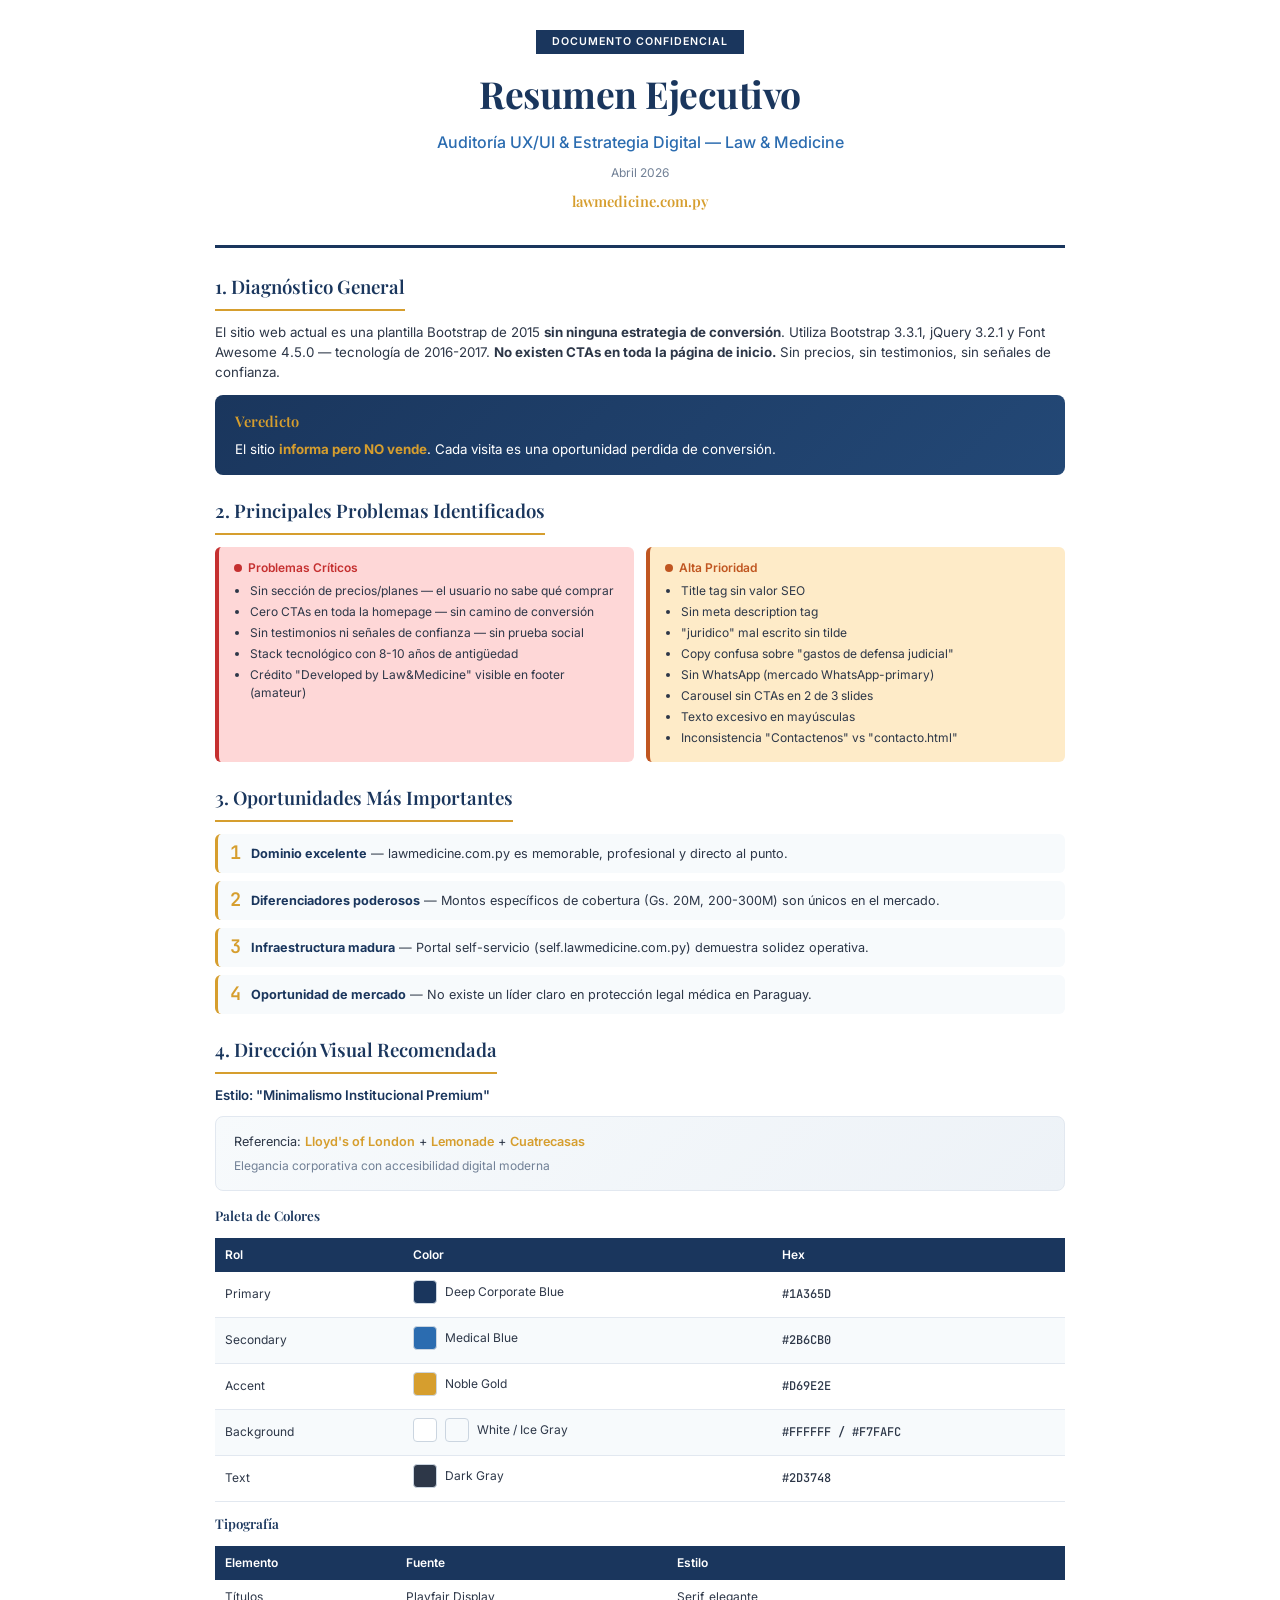
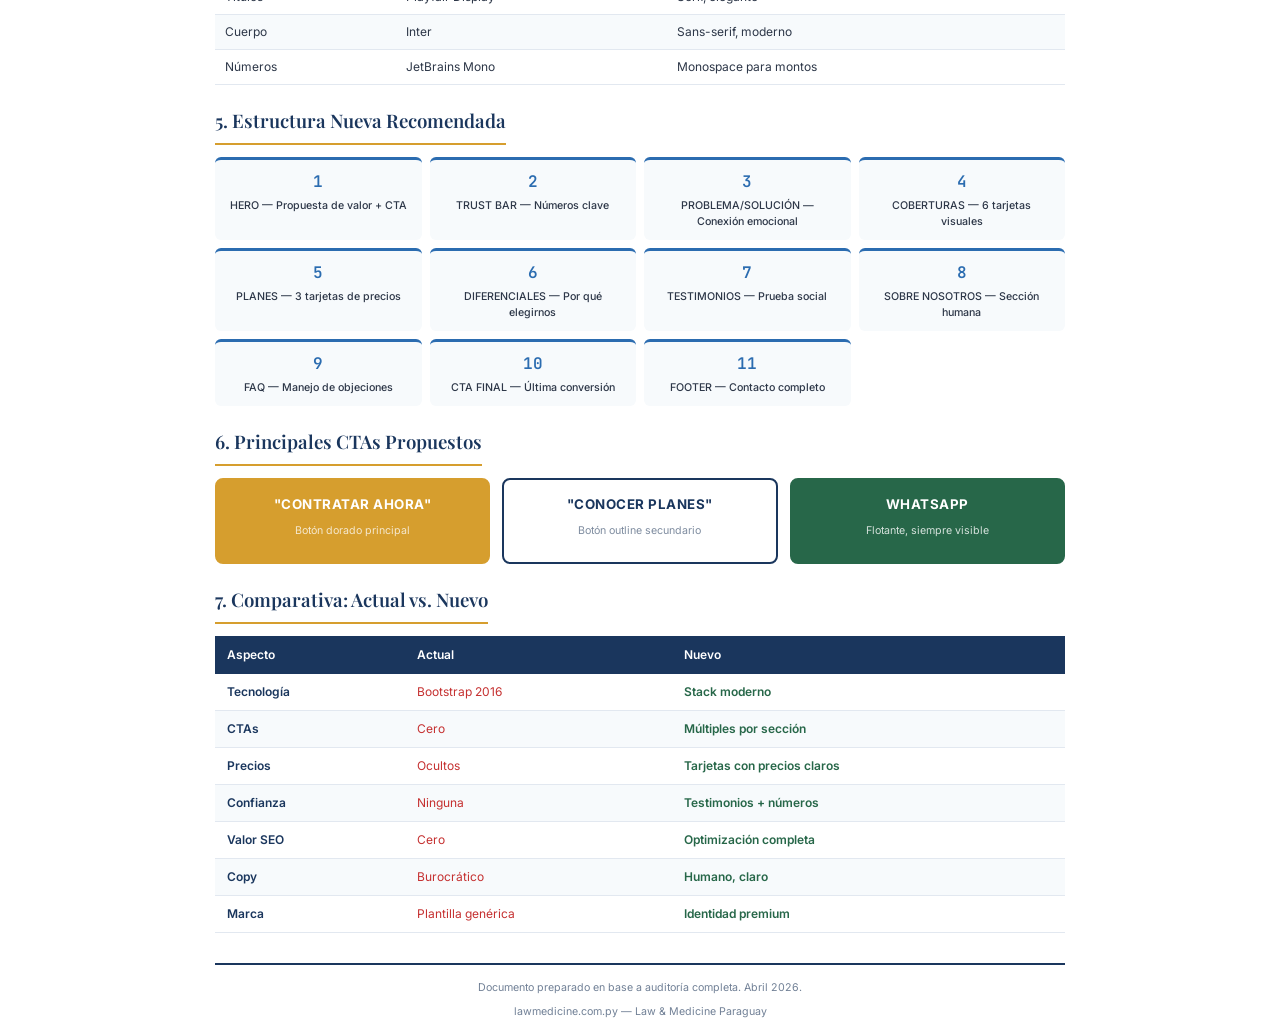
<file: resumen-ejecutivo-lawmedicine.html>
<!DOCTYPE html>
<html lang="es">
<head>
    <meta charset="UTF-8">
    <meta name="viewport" content="width=device-width, initial-scale=1.0">
    <title>Resumen Ejecutivo - Law & Medicine</title>
    <link rel="preconnect" href="https://fonts.googleapis.com">
    <link rel="preconnect" href="https://fonts.gstatic.com" crossorigin>
    <link href="https://fonts.googleapis.com/css2?family=Inter:wght@400;500;600;700&family=Playfair+Display:wght@600;700&family=JetBrains+Mono:wght@500;600&display=swap" rel="stylesheet">
    <style>
        :root {
            --primary: #1A365D;
            --secondary: #2B6CB0;
            --accent: #D69E2E;
            --bg-white: #FFFFFF;
            --bg-ice: #F7FAFC;
            --text-dark: #2D3748;
            --text-light: #718096;
            --critical: #C53030;
            --critical-bg: #FED7D7;
            --warning: #C05621;
            --warning-bg: #FEEBC8;
            --good: #276749;
            --good-bg: #C6F6D5;
        }

        * {
            margin: 0;
            padding: 0;
            box-sizing: border-box;
        }

        body {
            font-family: 'Inter', -apple-system, BlinkMacSystemFont, sans-serif;
            font-size: 10pt;
            line-height: 1.5;
            color: var(--text-dark);
            background: var(--bg-white);
        }

        /* PRINT SETTINGS */
        @page {
            size: A4;
            margin: 1.5cm 2cm;
        }

        @media print {
            body {
                font-size: 9pt;
                -webkit-print-color-adjust: exact;
                print-color-adjust: exact;
            }
            .page-break {
                page-break-before: always;
            }
            .no-print {
                display: none;
            }
            .container {
                max-width: 100%;
            }
        }

        /* LAYOUT */
        .container {
            max-width: 850px;
            margin: 0 auto;
            padding: 0;
        }

        /* TYPOGRAPHY */
        h1, h2, h3 {
            font-family: 'Playfair Display', Georgia, serif;
            color: var(--primary);
        }

        h1 {
            font-size: 26pt;
            font-weight: 700;
            letter-spacing: -0.5px;
        }

        h2 {
            font-size: 14pt;
            font-weight: 600;
            margin-bottom: 12px;
            padding-bottom: 8px;
            border-bottom: 2px solid var(--accent);
            display: inline-block;
        }

        h3 {
            font-size: 11pt;
            font-weight: 600;
            color: var(--primary);
            margin-bottom: 6px;
        }

        p {
            margin-bottom: 8px;
        }

        .mono {
            font-family: 'JetBrains Mono', monospace;
            font-weight: 500;
        }

        /* HEADER */
        .header {
            text-align: center;
            padding: 30px 0 25px;
            border-bottom: 3px solid var(--primary);
            margin-bottom: 25px;
        }

        .header .badge {
            display: inline-block;
            background: var(--primary);
            color: white;
            padding: 4px 16px;
            font-size: 8pt;
            font-weight: 600;
            letter-spacing: 1px;
            text-transform: uppercase;
            margin-bottom: 12px;
        }

        .header h1 {
            font-size: 28pt;
            margin-bottom: 8px;
            color: var(--primary);
        }

        .header .subtitle {
            font-size: 12pt;
            color: var(--secondary);
            font-weight: 500;
            margin-bottom: 10px;
        }

        .header .meta {
            font-size: 9pt;
            color: var(--text-light);
        }

        .header .company {
            font-family: 'Playfair Display', serif;
            font-size: 11pt;
            color: var(--accent);
            font-weight: 600;
            margin-top: 6px;
        }

        /* SECTIONS */
        .section {
            margin-bottom: 22px;
        }

        .verdict-box {
            background: linear-gradient(135deg, var(--primary) 0%, #234876 100%);
            color: white;
            padding: 15px 20px;
            border-radius: 8px;
            margin-top: 12px;
        }

        .verdict-box strong {
            color: var(--accent);
        }

        /* PROBLEMS GRID */
        .problems-grid {
            display: grid;
            grid-template-columns: 1fr 1fr;
            gap: 12px;
        }

        .problem-card {
            background: var(--bg-ice);
            border-radius: 6px;
            padding: 12px 15px;
            border-left: 4px solid;
        }

        .problem-card.critical {
            border-color: var(--critical);
            background: var(--critical-bg);
        }

        .problem-card.warning {
            border-color: var(--warning);
            background: var(--warning-bg);
        }

        .problem-card h4 {
            font-size: 9pt;
            font-weight: 600;
            margin-bottom: 5px;
            display: flex;
            align-items: center;
            gap: 6px;
        }

        .problem-card.critical h4 {
            color: var(--critical);
        }

        .problem-card.warning h4 {
            color: var(--warning);
        }

        .marker {
            display: inline-block;
            width: 8px;
            height: 8px;
            border-radius: 50%;
        }

        .critical .marker {
            background: var(--critical);
        }

        .warning .marker {
            background: var(--warning);
        }

        .problem-card ul {
            margin: 0;
            padding-left: 16px;
            font-size: 9pt;
        }

        .problem-card li {
            margin-bottom: 3px;
        }

        /* OPPORTUNITIES */
        .opportunities-list {
            display: grid;
            gap: 8px;
        }

        .opportunity-item {
            display: flex;
            align-items: flex-start;
            gap: 10px;
            padding: 10px 12px;
            background: var(--bg-ice);
            border-radius: 6px;
            border-left: 3px solid var(--accent);
        }

        .opportunity-item .number {
            font-family: 'JetBrains Mono', monospace;
            font-size: 14pt;
            font-weight: 600;
            color: var(--accent);
            line-height: 1;
        }

        .opportunity-item p {
            margin: 0;
            font-size: 9.5pt;
        }

        .opportunity-item strong {
            color: var(--primary);
        }

        /* VISUAL DIRECTION */
        .palette-table {
            width: 100%;
            border-collapse: collapse;
            margin: 12px 0;
            font-size: 9pt;
        }

        .palette-table th {
            background: var(--primary);
            color: white;
            padding: 8px 10px;
            text-align: left;
            font-weight: 600;
        }

        .palette-table td {
            padding: 8px 10px;
            border-bottom: 1px solid #E2E8F0;
        }

        .palette-table tr:nth-child(even) {
            background: var(--bg-ice);
        }

        .color-swatch {
            display: inline-flex;
            align-items: center;
            gap: 8px;
        }

        .swatch {
            width: 24px;
            height: 24px;
            border-radius: 4px;
            border: 1px solid #CBD5E0;
        }

        .style-note {
            background: linear-gradient(135deg, var(--bg-ice) 0%, #EDF2F7 100%);
            padding: 15px 18px;
            border-radius: 8px;
            border: 1px solid #E2E8F0;
        }

        .style-note p {
            margin: 0;
            font-size: 9.5pt;
        }

        .style-note em {
            color: var(--accent);
            font-style: normal;
            font-weight: 600;
        }

        /* NEW STRUCTURE */
        .structure-grid {
            display: grid;
            grid-template-columns: repeat(4, 1fr);
            gap: 8px;
        }

        .structure-item {
            background: var(--bg-ice);
            padding: 10px 12px;
            border-radius: 6px;
            text-align: center;
            border-top: 3px solid var(--secondary);
        }

        .structure-item .num {
            font-family: 'JetBrains Mono', monospace;
            font-size: 12pt;
            font-weight: 600;
            color: var(--secondary);
        }

        .structure-item p {
            font-size: 8pt;
            margin: 4px 0 0;
            color: var(--text-dark);
            font-weight: 500;
        }

        /* CTA SECTION */
        .cta-grid {
            display: grid;
            grid-template-columns: repeat(3, 1fr);
            gap: 12px;
        }

        .cta-item {
            text-align: center;
            padding: 15px;
            border-radius: 8px;
            border: 2px solid;
        }

        .cta-item.primary {
            background: var(--accent);
            border-color: var(--accent);
        }

        .cta-item.secondary {
            background: white;
            border-color: var(--primary);
        }

        .cta-item.floating {
            background: var(--good);
            border-color: var(--good);
            color: white;
        }

        .cta-item .label {
            font-size: 10pt;
            font-weight: 700;
            text-transform: uppercase;
            letter-spacing: 0.5px;
        }

        .cta-item.primary .label {
            color: white;
        }

        .cta-item.secondary .label {
            color: var(--primary);
        }

        .cta-item.floating .label {
            color: white;
        }

        .cta-item .desc {
            font-size: 8pt;
            margin-top: 4px;
            opacity: 0.9;
        }

        .cta-item.primary .desc {
            color: rgba(255,255,255,0.85);
        }

        .cta-item.secondary .desc {
            color: var(--text-light);
        }

        .cta-item.floating .desc {
            color: rgba(255,255,255,0.9);
        }

        /* COMPARISON TABLE */
        .comparison-table {
            width: 100%;
            border-collapse: collapse;
            font-size: 9pt;
        }

        .comparison-table th {
            background: var(--primary);
            color: white;
            padding: 10px 12px;
            text-align: left;
            font-weight: 600;
        }

        .comparison-table td {
            padding: 9px 12px;
            border-bottom: 1px solid #E2E8F0;
        }

        .comparison-table tr:nth-child(even) {
            background: var(--bg-ice);
        }

        .comparison-table td:first-child {
            font-weight: 600;
            color: var(--primary);
        }

        .comparison-table .old {
            color: var(--critical);
        }

        .comparison-table .new {
            color: var(--good);
            font-weight: 600;
        }

        /* FOOTER */
        .footer {
            margin-top: 30px;
            padding-top: 15px;
            border-top: 2px solid var(--primary);
            text-align: center;
            font-size: 8pt;
            color: var(--text-light);
        }

        /* PAGE BREAK */
        .page-break {
            margin: 20px 0;
        }

        /* RESPONSIVE */
        @media (max-width: 600px) {
            .problems-grid,
            .structure-grid,
            .cta-grid {
                grid-template-columns: 1fr;
            }
            .header h1 {
                font-size: 22pt;
            }
        }
    </style>
</head>
<body>
    <div class="container">
        <!-- ========== PAGE 1 ========== -->
        
        <!-- HEADER -->
        <header class="header">
            <div class="badge">Documento Confidencial</div>
            <h1>Resumen Ejecutivo</h1>
            <p class="subtitle">Auditoría UX/UI & Estrategia Digital — Law & Medicine</p>
            <p class="meta">Abril 2026</p>
            <p class="company">lawmedicine.com.py</p>
        </header>

        <!-- 1. DIAGNÓSTICO GENERAL -->
        <section class="section">
            <h2>1. Diagnóstico General</h2>
            <p>El sitio web actual es una plantilla Bootstrap de 2015 <strong>sin ninguna estrategia de conversión</strong>. Utiliza Bootstrap 3.3.1, jQuery 3.2.1 y Font Awesome 4.5.0 — tecnología de 2016-2017. <strong>No existen CTAs en toda la página de inicio.</strong> Sin precios, sin testimonios, sin señales de confianza.</p>
            
            <div class="verdict-box">
                <h3 style="color: var(--accent); margin-bottom: 8px; border: none; padding: 0;">Veredicto</h3>
                <p style="margin: 0; font-size: 10pt;">El sitio <strong>informa pero NO vende</strong>. Cada visita es una oportunidad perdida de conversión.</p>
            </div>
        </section>

        <!-- 2. PRINCIPALES PROBLEMAS -->
        <section class="section">
            <h2>2. Principales Problemas Identificados</h2>
            
            <div class="problems-grid">
                <div class="problem-card critical">
                    <h4><span class="marker"></span> Problemas Críticos</h4>
                    <ul>
                        <li>Sin sección de precios/planes — el usuario no sabe qué comprar</li>
                        <li>Cero CTAs en toda la homepage — sin camino de conversión</li>
                        <li>Sin testimonios ni señales de confianza — sin prueba social</li>
                        <li>Stack tecnológico con 8-10 años de antigüedad</li>
                        <li>Crédito "Developed by Law&Medicine" visible en footer (amateur)</li>
                    </ul>
                </div>
                
                <div class="problem-card warning">
                    <h4><span class="marker"></span> Alta Prioridad</h4>
                    <ul>
                        <li>Title tag sin valor SEO</li>
                        <li>Sin meta description tag</li>
                        <li>"juridico" mal escrito sin tilde</li>
                        <li>Copy confusa sobre "gastos de defensa judicial"</li>
                        <li>Sin WhatsApp (mercado WhatsApp-primary)</li>
                        <li>Carousel sin CTAs en 2 de 3 slides</li>
                        <li>Texto excesivo en mayúsculas</li>
                        <li>Inconsistencia "Contactenos" vs "contacto.html"</li>
                    </ul>
                </div>
            </div>
        </section>

        <!-- 3. OPORTUNIDADES -->
        <section class="section">
            <h2>3. Oportunidades Más Importantes</h2>
            
            <div class="opportunities-list">
                <div class="opportunity-item">
                    <span class="number">1</span>
                    <p><strong>Dominio excelente</strong> — lawmedicine.com.py es memorable, profesional y directo al punto.</p>
                </div>
                <div class="opportunity-item">
                    <span class="number">2</span>
                    <p><strong>Diferenciadores poderosos</strong> — Montos específicos de cobertura (Gs. 20M, 200-300M) son únicos en el mercado.</p>
                </div>
                <div class="opportunity-item">
                    <span class="number">3</span>
                    <p><strong>Infraestructura madura</strong> — Portal self-servicio (self.lawmedicine.com.py) demuestra solidez operativa.</p>
                </div>
                <div class="opportunity-item">
                    <span class="number">4</span>
                    <p><strong> Oportunidad de mercado</strong> — No existe un líder claro en protección legal médica en Paraguay.</p>
                </div>
            </div>
        </section>

        <!-- PAGE BREAK -->
        <div class="page-break"></div>

        <!-- ========== PAGE 2 ========== -->

        <!-- 4. DIRECCIÓN VISUAL -->
        <section class="section">
            <h2>4. Dirección Visual Recomendada</h2>
            
            <p style="font-weight: 600; color: var(--primary); margin-bottom: 10px;">Estilo: "Minimalismo Institucional Premium"</p>
            
            <div class="style-note" style="margin-bottom: 15px;">
                <p>Referencia: <em>Lloyd's of London</em> + <em>Lemonade</em> + <em>Cuatrecasas</em></p>
                <p style="font-size: 9pt; color: var(--text-light); margin-top: 6px;">Elegancia corporativa con accesibilidad digital moderna</p>
            </div>

            <h3 style="font-size: 10pt; margin-bottom: 8px;">Paleta de Colores</h3>
            <table class="palette-table">
                <thead>
                    <tr>
                        <th>Rol</th>
                        <th>Color</th>
                        <th>Hex</th>
                    </tr>
                </thead>
                <tbody>
                    <tr>
                        <td>Primary</td>
                        <td><div class="color-swatch"><span class="swatch" style="background: #1A365D;"></span>Deep Corporate Blue</div></td>
                        <td class="mono">#1A365D</td>
                    </tr>
                    <tr>
                        <td>Secondary</td>
                        <td><div class="color-swatch"><span class="swatch" style="background: #2B6CB0;"></span>Medical Blue</div></td>
                        <td class="mono">#2B6CB0</td>
                    </tr>
                    <tr>
                        <td>Accent</td>
                        <td><div class="color-swatch"><span class="swatch" style="background: #D69E2E;"></span>Noble Gold</div></td>
                        <td class="mono">#D69E2E</td>
                    </tr>
                    <tr>
                        <td>Background</td>
                        <td><div class="color-swatch"><span class="swatch" style="background: #FFFFFF;"></span><span class="swatch" style="background: #F7FAFC;"></span>White / Ice Gray</div></td>
                        <td class="mono">#FFFFFF / #F7FAFC</td>
                    </tr>
                    <tr>
                        <td>Text</td>
                        <td><div class="color-swatch"><span class="swatch" style="background: #2D3748;"></span>Dark Gray</div></td>
                        <td class="mono">#2D3748</td>
                    </tr>
                </tbody>
            </table>

            <h3 style="font-size: 10pt; margin-bottom: 8px;">Tipografía</h3>
            <table class="palette-table">
                <thead>
                    <tr>
                        <th>Elemento</th>
                        <th>Fuente</th>
                        <th>Estilo</th>
                    </tr>
                </thead>
                <tbody>
                    <tr>
                        <td>Títulos</td>
                        <td>Playfair Display</td>
                        <td>Serif, elegante</td>
                    </tr>
                    <tr>
                        <td>Cuerpo</td>
                        <td>Inter</td>
                        <td>Sans-serif, moderno</td>
                    </tr>
                    <tr>
                        <td>Números</td>
                        <td>JetBrains Mono</td>
                        <td>Monospace para montos</td>
                    </tr>
                </tbody>
            </table>
        </section>

        <!-- 5. ESTRUCTURA NUEVA -->
        <section class="section">
            <h2>5. Estructura Nueva Recomendada</h2>
            
            <div class="structure-grid">
                <div class="structure-item">
                    <span class="num">1</span>
                    <p>HERO — Propuesta de valor + CTA</p>
                </div>
                <div class="structure-item">
                    <span class="num">2</span>
                    <p>TRUST BAR — Números clave</p>
                </div>
                <div class="structure-item">
                    <span class="num">3</span>
                    <p>PROBLEMA/SOLUCIÓN — Conexión emocional</p>
                </div>
                <div class="structure-item">
                    <span class="num">4</span>
                    <p>COBERTURAS — 6 tarjetas visuales</p>
                </div>
                <div class="structure-item">
                    <span class="num">5</span>
                    <p>PLANES — 3 tarjetas de precios</p>
                </div>
                <div class="structure-item">
                    <span class="num">6</span>
                    <p>DIFERENCIALES — Por qué elegirnos</p>
                </div>
                <div class="structure-item">
                    <span class="num">7</span>
                    <p>TESTIMONIOS — Prueba social</p>
                </div>
                <div class="structure-item">
                    <span class="num">8</span>
                    <p>SOBRE NOSOTROS — Sección humana</p>
                </div>
                <div class="structure-item">
                    <span class="num">9</span>
                    <p>FAQ — Manejo de objeciones</p>
                </div>
                <div class="structure-item">
                    <span class="num">10</span>
                    <p>CTA FINAL — Última conversión</p>
                </div>
                <div class="structure-item">
                    <span class="num">11</span>
                    <p>FOOTER — Contacto completo</p>
                </div>
            </div>
        </section>

        <!-- 6. CTAs -->
        <section class="section">
            <h2>6. Principales CTAs Propuestos</h2>
            
            <div class="cta-grid">
                <div class="cta-item primary">
                    <p class="label">"Contratar Ahora"</p>
                    <p class="desc">Botón dorado principal</p>
                </div>
                <div class="cta-item secondary">
                    <p class="label">"Conocer Planes"</p>
                    <p class="desc">Botón outline secundario</p>
                </div>
                <div class="cta-item floating">
                    <p class="label">WhatsApp</p>
                    <p class="desc">Flotante, siempre visible</p>
                </div>
            </div>
        </section>

        <!-- 7. COMPARATIVA -->
        <section class="section">
            <h2>7. Comparativa: Actual vs. Nuevo</h2>
            
            <table class="comparison-table">
                <thead>
                    <tr>
                        <th>Aspecto</th>
                        <th>Actual</th>
                        <th>Nuevo</th>
                    </tr>
                </thead>
                <tbody>
                    <tr>
                        <td>Tecnología</td>
                        <td class="old">Bootstrap 2016</td>
                        <td class="new">Stack moderno</td>
                    </tr>
                    <tr>
                        <td>CTAs</td>
                        <td class="old">Cero</td>
                        <td class="new">Múltiples por sección</td>
                    </tr>
                    <tr>
                        <td>Precios</td>
                        <td class="old">Ocultos</td>
                        <td class="new">Tarjetas con precios claros</td>
                    </tr>
                    <tr>
                        <td>Confianza</td>
                        <td class="old">Ninguna</td>
                        <td class="new">Testimonios + números</td>
                    </tr>
                    <tr>
                        <td>Valor SEO</td>
                        <td class="old">Cero</td>
                        <td class="new">Optimización completa</td>
                    </tr>
                    <tr>
                        <td>Copy</td>
                        <td class="old">Burocrático</td>
                        <td class="new">Humano, claro</td>
                    </tr>
                    <tr>
                        <td>Marca</td>
                        <td class="old">Plantilla genérica</td>
                        <td class="new">Identidad premium</td>
                    </tr>
                </tbody>
            </table>
        </section>

        <!-- FOOTER -->
        <footer class="footer">
            <p>Documento preparado en base a auditoría completa. Abril 2026.</p>
            <p style="margin-top: 4px;">lawmedicine.com.py — Law & Medicine Paraguay</p>
        </footer>
    </div>
</body>
</html>
</file>
<file: styles.css>
/* ============================================
   LAW & MEDICINE - Premium Futuristic Landing
   Visual Overhaul - Complete Rewrite
   ============================================ */

/* -----------------------------------------
   CSS Custom Properties (Design Tokens)
   Premium Futuristic Dark Theme
------------------------------------------ */
:root {
    /* Base Dark Palette */
    --bg-dark: #0a0a0b;
    --bg-dark-2: #111113;
    --bg-card: rgba(255, 255, 255, 0.03);
    --bg-card-hover: rgba(255, 255, 255, 0.06);
    
    /* Text Colors */
    --text-primary: #ffffff;
    --text-secondary: rgba(255, 255, 255, 0.6);
    --text-muted: rgba(255, 255, 255, 0.4);
    
    /* Brand Gold - Premium */
    --primary: #D4AF37;
    --primary-dark: #b8962f;
    --primary-glow: rgba(212, 175, 55, 0.4);
    --primary-subtle: rgba(212, 175, 55, 0.1);
    
    /* RISK ZONE - Red/Danger */
    --danger: #E53E3E;
    --danger-dark: #C71F37;
    --danger-glow: rgba(229, 62, 62, 0.4);
    --danger-subtle: rgba(229, 62, 62, 0.08);
    
    /* PROTECTION ZONE - Gold/Benefit */
    --success: #D4AF37;
    --success-dark: #b8962f;
    --success-glow: rgba(212, 175, 55, 0.4);
    --success-subtle: rgba(212, 175, 55, 0.08);
    
    /* WhatsApp */
    --whatsapp: #25D366;
    
    /* Typography */
    --font-heading: 'Playfair Display', Georgia, serif;
    --font-body: 'Inter', -apple-system, BlinkMacSystemFont, sans-serif;
    --font-mono: 'JetBrains Mono', monospace;
    
    /* Spacing */
    --section-padding: 100px;
    --section-padding-mobile: 60px;
    --container-max: 1200px;
    --container-padding: 24px;
    
    /* Effects */
    --radius: 8px;
    --radius-lg: 16px;
    --radius-xl: 24px;
    
    /* Transitions */
    --transition-fast: 0.2s ease;
    --transition-normal: 0.3s cubic-bezier(0.4, 0, 0.2, 1);
    --transition-slow: 0.5s cubic-bezier(0.4, 0, 0.2, 1);
}

/* -----------------------------------------
   Reset & Base Styles
------------------------------------------ */
*, *::before, *::after {
    box-sizing: border-box;
    margin: 0;
    padding: 0;
}

html {
    scroll-behavior: smooth;
    font-size: 16px;
}

body {
    font-family: var(--font-body);
    font-size: 1rem;
    line-height: 1.6;
    color: var(--text-primary);
    background-color: var(--bg-dark);
    -webkit-font-smoothing: antialiased;
    -moz-osx-font-smoothing: grayscale;
    overflow-x: hidden;
}

img {
    max-width: 100%;
    height: auto;
    display: block;
}

a {
    text-decoration: none;
    color: inherit;
    transition: color var(--transition-fast);
}

ul {
    list-style: none;
}

button {
    font-family: inherit;
    cursor: pointer;
    border: none;
    background: none;
}

/* -----------------------------------------
   Utility Classes
------------------------------------------ */
.container {
    max-width: var(--container-max);
    margin: 0 auto;
    padding: 0 var(--container-padding);
}

.text-muted {
    color: var(--text-muted);
}

/* -----------------------------------------
   Typography
------------------------------------------ */
h1, h2, h3, h4, h5, h6 {
    font-family: var(--font-heading);
    font-weight: 600;
    line-height: 1.2;
}

/* Section Header - Reusable Component */
.section-header {
    text-align: center;
    margin-bottom: 60px;
}

.section-header__line {
    width: 60px;
    height: 3px;
    background: var(--primary);
    margin: 0 auto 24px;
    border-radius: 2px;
}

.section-header__title {
    font-size: clamp(2rem, 5vw, 3rem);
    color: var(--text-primary);
    margin-bottom: 16px;
}

.section-header__subtitle {
    font-size: 1.125rem;
    color: var(--text-secondary);
    max-width: 600px;
    margin: 0 auto;
}

/* Section Header Variants */
.section-header--danger .section-header__line {
    background: var(--danger);
    box-shadow: 0 0 20px var(--danger-glow);
}

.section-header--danger .section-header__title {
    color: var(--text-primary);
}

.section-header--success .section-header__line {
    background: var(--success);
    box-shadow: 0 0 20px var(--success-glow);
}

.section-header--success .section-header__title {
    color: var(--text-primary);
}

.section-header--light .section-header__line {
    background: var(--primary);
}

.section-header--light .section-header__title {
    color: var(--text-primary);
}

.section-header--light .section-header__subtitle {
    color: var(--text-secondary);
}

/* -----------------------------------------
   Buttons
------------------------------------------ */
.btn {
    display: inline-flex;
    align-items: center;
    justify-content: center;
    gap: 8px;
    padding: 14px 28px;
    font-size: 0.9375rem;
    font-weight: 600;
    border-radius: var(--radius);
    transition: all var(--transition-normal);
    cursor: pointer;
    position: relative;
    overflow: hidden;
}

.btn::before {
    content: '';
    position: absolute;
    inset: 0;
    background: linear-gradient(135deg, rgba(255,255,255,0.1) 0%, transparent 50%);
    opacity: 0;
    transition: opacity var(--transition-fast);
}

.btn:hover::before {
    opacity: 1;
}

.btn--lg {
    padding: 18px 36px;
    font-size: 1rem;
}

.btn--block {
    width: 100%;
}

/* Primary/Gold Button */
.btn--primary {
    background: var(--primary);
    color: var(--bg-dark);
    box-shadow: 0 4px 20px var(--primary-glow);
}

.btn--primary:hover {
    background: var(--primary-dark);
    transform: translateY(-2px);
    box-shadow: 0 8px 30px var(--primary-glow);
}

/* Success/Gold Button */
.btn--success {
    background: var(--success);
    color: var(--bg-dark);
    box-shadow: 0 4px 20px var(--success-glow);
}

.btn--success:hover {
    background: var(--success-dark);
    transform: translateY(-2px);
    box-shadow: 0 8px 30px var(--success-glow);
}

/* Outline Button */
.btn--outline {
    border: 2px solid var(--primary);
    color: var(--primary);
    background: transparent;
}

.btn--outline:hover {
    background: var(--primary);
    color: var(--text-primary);
    box-shadow: 0 4px 20px var(--primary-glow);
}

/* WhatsApp Button */
.btn--whatsapp {
    background: var(--whatsapp);
    color: var(--text-primary);
}

.btn--whatsapp:hover {
    background: #20ba5a;
    transform: translateY(-2px);
    box-shadow: 0 8px 30px rgba(37, 211, 102, 0.4);
}

/* -----------------------------------------
   HEADER - Minimal with Backdrop Blur
------------------------------------------ */
.header {
    position: fixed;
    top: 0;
    left: 0;
    right: 0;
    z-index: 1000;
    padding: 20px 0;
    transition: all var(--transition-normal);
    background: rgba(10, 10, 11, 0.3);
    backdrop-filter: blur(20px);
    -webkit-backdrop-filter: blur(20px);
    border-bottom: 1px solid rgba(255, 255, 255, 0.05);
}

.header.scrolled {
    background: rgba(10, 10, 11, 0.95);
    padding: 12px 0;
}

.header__inner {
    display: flex;
    align-items: center;
    justify-content: space-between;
}

.logo {
    display: flex;
    align-items: center;
    gap: 10px;
    font-family: var(--font-heading);
    font-size: 1.5rem;
    font-weight: 600;
    color: var(--text-primary);
}

.logo__icon {
    font-size: 1.75rem;
    color: var(--primary);
}

.logo__text-accent {
    color: var(--primary);
}

.nav__list {
    display: none;
    gap: 32px;
}

.nav__link {
    font-size: 0.9375rem;
    font-weight: 500;
    color: var(--text-secondary);
    transition: color var(--transition-fast);
    position: relative;
}

.nav__link::after {
    content: '';
    position: absolute;
    bottom: -4px;
    left: 0;
    width: 0;
    height: 2px;
    background: var(--primary);
    transition: width var(--transition-fast);
}

.nav__link:hover {
    color: var(--primary);
}

.nav__link:hover::after {
    width: 100%;
}

.header__cta {
    display: none;
}

.header__login {
    font-size: 0.875rem;
    font-weight: 500;
    color: var(--text-secondary);
    text-decoration: none;
    padding: 8px 16px;
    border: 1px solid rgba(212, 175, 55, 0.3);
    border-radius: var(--radius);
    transition: all var(--transition-fast);
}

.header__login:hover {
    color: var(--primary);
    border-color: var(--primary);
    background: rgba(212, 175, 55, 0.08);
}

.nav__toggle {
    display: flex;
    flex-direction: column;
    gap: 5px;
    padding: 8px;
}

.nav__toggle-bar {
    width: 24px;
    height: 2px;
    background: var(--text-primary);
    transition: all var(--transition-fast);
}

.nav__toggle.active .nav__toggle-bar:nth-child(1) {
    transform: rotate(45deg) translate(5px, 5px);
}

.nav__toggle.active .nav__toggle-bar:nth-child(2) {
    opacity: 0;
}

.nav__toggle.active .nav__toggle-bar:nth-child(3) {
    transform: rotate(-45deg) translate(5px, -5px);
}

/* Mobile Navigation Active */
.nav.active {
    display: block;
    position: absolute;
    top: 100%;
    left: 0;
    right: 0;
    background: rgba(17, 17, 19, 0.98);
    backdrop-filter: blur(20px);
    padding: 24px;
    border-bottom: 1px solid rgba(255, 255, 255, 0.05);
}

.nav.active .nav__list {
    display: flex;
    flex-direction: column;
    gap: 16px;
}

.nav.active .nav__link {
    color: var(--text-primary);
    font-size: 1.125rem;
    padding: 8px 0;
}

/* -----------------------------------------
   HERO SECTION - Full Dark with Glow
------------------------------------------ */
.hero {
    position: relative;
    min-height: 100vh;
    display: flex;
    align-items: center;
    justify-content: center;
    overflow: hidden;
}

.hero__bg {
    position: absolute;
    inset: 0;
    background: radial-gradient(ellipse at center, var(--bg-dark-2) 0%, var(--bg-dark) 70%);
}

.hero__glow {
    position: absolute;
    top: 50%;
    left: 50%;
    transform: translate(-50%, -50%);
    width: 800px;
    height: 800px;
    background: radial-gradient(circle, var(--primary-glow) 0%, transparent 70%);
    opacity: 0.3;
    animation: heroGlow 4s ease-in-out infinite;
}

@keyframes heroGlow {
    0%, 100% { opacity: 0.2; transform: translate(-50%, -50%) scale(1); }
    50% { opacity: 0.4; transform: translate(-50%, -50%) scale(1.1); }
}

.hero__content {
    position: relative;
    z-index: 1;
    text-align: center;
    padding: 120px 24px 80px;
    max-width: 900px;
}

.hero__badge {
    display: inline-flex;
    align-items: center;
    gap: 8px;
    padding: 8px 20px;
    background: var(--bg-card);
    border: 1px solid rgba(212, 175, 55, 0.2);
    border-radius: 50px;
    font-size: 0.875rem;
    color: var(--primary);
    margin-bottom: 32px;
    backdrop-filter: blur(10px);
}

.hero__badge i {
    font-size: 1rem;
}

.hero__title {
    font-size: clamp(2.5rem, 6vw, 4rem);
    color: var(--text-primary);
    margin-bottom: 16px;
    text-shadow: 0 0 60px var(--primary-glow);
    line-height: 1.1;
}

.hero__title-accent {
    color: var(--primary);
    display: block;
}

.hero__line {
    width: 120px;
    height: 3px;
    background: linear-gradient(90deg, var(--danger), var(--primary), var(--success));
    margin: 0 auto 24px;
    border-radius: 2px;
    animation: lineGradient 3s ease infinite;
    background-size: 200% 100%;
}

@keyframes lineGradient {
    0%, 100% { background-position: 0% 50%; }
    50% { background-position: 100% 50%; }
}

.hero__subtitle {
    font-size: clamp(1.125rem, 2.5vw, 1.375rem);
    color: var(--text-secondary);
    margin-bottom: 16px;
    line-height: 1.7;
}

.hero__subtitle strong {
    color: var(--primary);
    font-weight: 700;
}

.hero__urgent {
    display: flex;
    align-items: center;
    justify-content: center;
    gap: 10px;
    font-size: 1rem;
    color: var(--danger);
    margin-bottom: 40px;
    font-weight: 500;
}

.hero__urgent i {
    animation: pulseIcon 1.5s ease infinite;
}

@keyframes pulseIcon {
    0%, 100% { opacity: 1; }
    50% { opacity: 0.5; }
}

.hero__buttons {
    display: flex;
    flex-wrap: wrap;
    gap: 16px;
    justify-content: center;
    margin-bottom: 60px;
}

.hero__trust {
    display: flex;
    flex-wrap: wrap;
    gap: 24px;
    justify-content: center;
}

.trust-badge {
    display: flex;
    align-items: center;
    gap: 8px;
    color: var(--text-secondary);
    font-size: 0.9375rem;
}

.trust-badge i {
    color: var(--success);
    font-size: 1.125rem;
}

.hero__scroll {
    position: absolute;
    bottom: 40px;
    left: 50%;
    transform: translateX(-50%);
    color: var(--text-muted);
    font-size: 1.5rem;
    animation: bounce 2s infinite;
}

@keyframes bounce {
    0%, 20%, 50%, 80%, 100% { transform: translateX(-50%) translateY(0); }
    40% { transform: translateX(-50%) translateY(-10px); }
    60% { transform: translateX(-50%) translateY(-5px); }
}

/* -----------------------------------------
   TRUST BAR - Statistics with Glow
------------------------------------------ */
.trust-bar {
    background: var(--bg-dark-2);
    padding: 60px 0;
    border-top: 1px solid rgba(255, 255, 255, 0.05);
    border-bottom: 1px solid rgba(255, 255, 255, 0.05);
}

.trust-bar__grid {
    display: grid;
    grid-template-columns: repeat(2, 1fr);
    gap: 40px;
}

.stat {
    text-align: center;
}

.stat__number {
    display: block;
    font-family: var(--font-mono);
    font-size: clamp(2rem, 5vw, 2.75rem);
    font-weight: 700;
    color: var(--primary);
    margin-bottom: 8px;
    text-shadow: 0 0 30px var(--primary-glow);
}

.stat__label {
    font-size: 0.9375rem;
    color: var(--text-secondary);
}

/* -----------------------------------------
   RISK ZONE - Dark Red with Gold Accents
   "El Costo de la Improvisación"
------------------------------------------ */
.risk-zone {
    position: relative;
    padding: var(--section-padding) 0;
    overflow: hidden;
}

.risk-zone__bg {
    position: absolute;
    inset: 0;
    background: radial-gradient(ellipse at top, var(--danger-subtle) 0%, var(--bg-dark) 70%);
}

/* Pain Cards Grid */
.pain-grid {
    display: grid;
    grid-template-columns: repeat(2, 1fr);
    gap: 30px;
    margin-bottom: 60px;
    position: relative;
    z-index: 1;
}

.pain-card {
    position: relative;
    background: var(--bg-card);
    border: 1px solid rgba(229, 62, 62, 0.15);
    border-radius: var(--radius-lg);
    padding: 32px;
    transition: all var(--transition-normal);
    overflow: hidden;
}

.pain-card::before {
    content: '';
    position: absolute;
    top: 0;
    left: 0;
    right: 0;
    height: 2px;
    background: linear-gradient(90deg, transparent, var(--danger), transparent);
    opacity: 0;
    transition: opacity var(--transition-normal);
}

.pain-card__glow {
    position: absolute;
    inset: 0;
    background: radial-gradient(circle at center, var(--danger-glow) 0%, transparent 70%);
    opacity: 0;
    transition: opacity var(--transition-normal);
    pointer-events: none;
}

.pain-card:hover {
    border-color: rgba(229, 62, 62, 0.5);
    transform: translateY(-4px);
    box-shadow: 0 20px 40px rgba(229, 62, 62, 0.2);
}

.pain-card:hover::before {
    opacity: 1;
}

.pain-card:hover .pain-card__glow {
    opacity: 0.1;
}

.pain-card__icon {
    width: 56px;
    height: 56px;
    border-radius: var(--radius);
    background: var(--danger-subtle);
    border: 1px solid rgba(229, 62, 62, 0.3);
    display: flex;
    align-items: center;
    justify-content: center;
    margin-bottom: 20px;
    transition: all var(--transition-normal);
}

.pain-card__icon i {
    font-size: 1.5rem;
    color: var(--danger);
}

.pain-card:hover .pain-card__icon {
    background: var(--danger);
    border-color: var(--danger);
}

.pain-card:hover .pain-card__icon i {
    color: var(--text-primary);
}

.pain-card__title {
    font-size: 1.25rem;
    color: var(--text-primary);
    margin-bottom: 12px;
}

.pain-card__text {
    font-size: 0.95rem;
    color: var(--text-secondary);
    line-height: 1.7;
    margin-bottom: 16px;
}

.pain-card__tag {
    display: inline-flex;
    align-items: center;
    gap: 6px;
    padding: 6px 12px;
    background: rgba(229, 62, 62, 0.1);
    border: 1px solid rgba(229, 62, 62, 0.2);
    border-radius: 50px;
    font-size: 0.75rem;
    color: var(--danger);
    font-weight: 600;
    text-transform: uppercase;
    letter-spacing: 0.05em;
}

.pain-card__tag i {
    font-size: 0.875rem;
}

/* Risk Zone Closing */
.risk-zone__closing {
    text-align: center;
    padding-top: 20px;
    position: relative;
    z-index: 1;
}

.closing-line {
    font-family: var(--font-heading);
    font-size: 1.5rem;
    color: var(--text-primary);
    font-weight: 600;
    margin-bottom: 24px;
    font-style: italic;
}

.transition-line {
    width: 200px;
    height: 2px;
    background: linear-gradient(90deg, var(--danger), var(--primary), var(--success));
    margin: 0 auto 24px;
    border-radius: 1px;
}

.transition-hint {
    font-size: 1rem;
    color: var(--text-secondary);
}

/* -----------------------------------------
   TRANSITION BLOCK
------------------------------------------ */
.transition-block {
    position: relative;
    padding: 40px 0;
    overflow: hidden;
}

.transition-gradient {
    position: absolute;
    inset: 0;
    background: linear-gradient(90deg, var(--danger-subtle), transparent 20%, transparent 80%, var(--success-subtle));
}

.transition-block__content {
    position: relative;
    z-index: 1;
    text-align: center;
}

.transition-block__text {
    display: inline-flex;
    align-items: center;
    gap: 12px;
    font-size: 1.25rem;
    color: var(--text-primary);
    font-weight: 500;
}

.transition-block__text i {
    color: var(--success);
    font-size: 1.5rem;
}

/* -----------------------------------------
   PROTECTION ZONE - Gold Aesthetic
------------------------------------------ */
.protection-zone {
    position: relative;
    padding: var(--section-padding) 0;
    overflow: hidden;
}

.protection-zone__bg {
    position: absolute;
    inset: 0;
    background: radial-gradient(ellipse at top, var(--success-subtle) 0%, var(--bg-dark) 70%);
}

/* Coverage Tabs */
.coverage-tabs {
    margin-bottom: 60px;
    position: relative;
    z-index: 1;
}

.coverage-tabs__buttons {
    display: flex;
    justify-content: center;
    gap: 16px;
    margin-bottom: 32px;
}

.coverage-tabs__btn {
    display: flex;
    align-items: center;
    gap: 8px;
    padding: 14px 28px;
    background: var(--bg-card);
    border: 1px solid rgba(255, 255, 255, 0.1);
    border-radius: var(--radius);
    color: var(--text-secondary);
    font-weight: 600;
    transition: all var(--transition-normal);
}

.coverage-tabs__btn i {
    font-size: 1.125rem;
}

.coverage-tabs__btn:hover {
    border-color: rgba(255, 255, 255, 0.2);
    color: var(--text-primary);
}

.coverage-tabs__btn.active[data-tab="sin-cobertura"] {
    background: var(--danger-subtle);
    border-color: var(--danger);
    color: var(--danger);
}

.coverage-tabs__btn.active[data-tab="con-cobertura"] {
    background: var(--success-subtle);
    border-color: var(--success);
    color: var(--success);
}

.coverage-tabs__content {
    max-width: 600px;
    margin: 0 auto;
}

.coverage-tab {
    display: none;
}

.coverage-tab.active {
    display: block;
}

.comparison-card {
    background: var(--bg-card);
    border: 1px solid rgba(255, 255, 255, 0.1);
    border-radius: var(--radius-lg);
    padding: 32px;
    backdrop-filter: blur(10px);
}

.comparison-card--danger {
    border-color: rgba(229, 62, 62, 0.3);
}

.comparison-card--success {
    border-color: rgba(212, 175, 55, 0.3);
    box-shadow: 0 0 40px var(--success-subtle);
}

.comparison-card__header {
    display: flex;
    align-items: center;
    gap: 12px;
    margin-bottom: 24px;
    padding-bottom: 16px;
    border-bottom: 1px solid rgba(255, 255, 255, 0.1);
}

.comparison-card__header i {
    font-size: 1.75rem;
}

.comparison-card--danger .comparison-card__header i {
    color: var(--danger);
}

.comparison-card--success .comparison-card__header i {
    color: var(--success);
}

.comparison-card__header h3 {
    font-size: 1.25rem;
    color: var(--text-primary);
}

.comparison-card__list {
    display: flex;
    flex-direction: column;
    gap: 16px;
}

.comparison-item {
    display: flex;
    align-items: center;
    gap: 12px;
    font-size: 1rem;
}

.comparison-item i {
    font-size: 1rem;
    width: 24px;
    text-align: center;
}

.comparison-item--danger i {
    color: var(--danger);
}

.comparison-item--success i {
    color: var(--success);
}

.comparison-item--danger span {
    color: var(--text-secondary);
}

.comparison-item--success span {
    color: var(--text-primary);
}

/* Coverage Cards Grid */
.coverage-grid {
    display: grid;
    grid-template-columns: repeat(3, 1fr);
    gap: 24px;
    position: relative;
    z-index: 1;
}

.coverage-card {
    position: relative;
    background: var(--bg-card);
    border: 1px solid rgba(212, 175, 55, 0.15);
    border-radius: var(--radius-lg);
    padding: 32px;
    transition: all var(--transition-normal);
    overflow: hidden;
}

.coverage-card__glow {
    position: absolute;
    inset: 0;
    background: radial-gradient(circle at center, var(--success-glow) 0%, transparent 70%);
    opacity: 0;
    transition: opacity var(--transition-normal);
    pointer-events: none;
}

.coverage-card:hover {
    border-color: rgba(212, 175, 55, 0.5);
    transform: translateY(-4px);
    box-shadow: 0 20px 40px rgba(212, 175, 55, 0.15);
}

.coverage-card:hover .coverage-card__glow {
    opacity: 0.1;
}

.coverage-card:hover .coverage-card__badge {
    opacity: 1;
    transform: translateY(0);
}

.coverage-card__icon {
    width: 56px;
    height: 56px;
    border-radius: var(--radius);
    background: var(--success-subtle);
    border: 1px solid rgba(212, 175, 55, 0.3);
    display: flex;
    align-items: center;
    justify-content: center;
    margin-bottom: 20px;
    transition: all var(--transition-normal);
}

.coverage-card__icon i {
    font-size: 1.5rem;
    color: var(--success);
}

.coverage-card:hover .coverage-card__icon {
    background: var(--success);
    border-color: var(--success);
}

.coverage-card:hover .coverage-card__icon i {
    color: var(--text-primary);
}

.coverage-card__title {
    font-size: 1.25rem;
    color: var(--text-primary);
    margin-bottom: 12px;
}

.coverage-card__desc {
    font-size: 0.95rem;
    color: var(--text-secondary);
    line-height: 1.7;
}

.coverage-card__badge {
    position: absolute;
    top: 16px;
    right: 16px;
    padding: 6px 12px;
    background: var(--success);
    border-radius: 50px;
    font-size: 0.7rem;
    font-weight: 700;
    color: var(--text-primary);
    text-transform: uppercase;
    letter-spacing: 0.05em;
    opacity: 0;
    transform: translateY(-10px);
    transition: all var(--transition-normal);
}

/* -----------------------------------------
   PROBLEMA / SOLUCIÓN - Two Column Contrast
------------------------------------------ */
.problem-solution {
    padding: var(--section-padding) 0;
    background: var(--bg-dark);
}

.problem-solution__grid {
    display: grid;
    grid-template-columns: 1fr;
    gap: 40px;
}

.problem-card,
.solution-card {
    padding: 48px 32px;
    border-radius: var(--radius-lg);
    position: relative;
    background: var(--bg-card);
    border: 1px solid rgba(255, 255, 255, 0.05);
}

.problem-card {
    border-color: rgba(229, 62, 62, 0.2);
}

.problem-card__icon {
    width: 64px;
    height: 64px;
    border-radius: 50%;
    background: var(--danger-subtle);
    border: 1px solid rgba(229, 62, 62, 0.3);
    display: flex;
    align-items: center;
    justify-content: center;
    margin-bottom: 24px;
}

.problem-card__icon i {
    font-size: 1.75rem;
    color: var(--danger);
}

.problem-card__title {
    font-size: 1.5rem;
    color: var(--danger);
    margin-bottom: 16px;
}

.problem-card__text {
    font-size: 1.0625rem;
    color: var(--text-primary);
    margin-bottom: 16px;
}

.problem-card__text strong {
    color: var(--danger);
}

.problem-card__sub {
    font-size: 0.9375rem;
    color: var(--text-secondary);
}

.solution-card {
    border-color: rgba(212, 175, 55, 0.2);
}

.solution-card__icon {
    width: 64px;
    height: 64px;
    border-radius: 50%;
    background: var(--success-subtle);
    border: 1px solid rgba(212, 175, 55, 0.3);
    display: flex;
    align-items: center;
    justify-content: center;
    margin-bottom: 24px;
}

.solution-card__icon i {
    font-size: 1.75rem;
    color: var(--success);
}

.solution-card__title {
    font-size: 1.5rem;
    color: var(--success);
    margin-bottom: 16px;
}

.solution-card__text {
    font-size: 1.0625rem;
    color: var(--text-primary);
    margin-bottom: 16px;
}

.solution-card__text strong {
    color: var(--success);
}

.solution-card__sub {
    font-size: 0.9375rem;
    color: var(--text-secondary);
}

/* -----------------------------------------
   PLANES - Premium Glass Cards
------------------------------------------ */
.plans {
    padding: var(--section-padding) 0;
    background: var(--bg-dark-2);
}

.plans__grid {
    display: grid;
    grid-template-columns: 1fr;
    gap: 32px;
    margin-bottom: 24px;
}

.plan-card {
    background: var(--bg-card);
    border: 1px solid rgba(255, 255, 255, 0.08);
    border-radius: var(--radius-lg);
    padding: 40px 32px;
    position: relative;
    transition: all var(--transition-normal);
    backdrop-filter: blur(10px);
}

.plan-card:hover {
    transform: translateY(-4px);
    border-color: rgba(255, 255, 255, 0.15);
    box-shadow: 0 20px 40px rgba(0, 0, 0, 0.3);
}

.plan-card--featured {
    border-color: var(--success);
    border-width: 2px;
    transform: scale(1.02);
    box-shadow: 0 0 60px var(--success-subtle);
}

.plan-card--featured:hover {
    transform: scale(1.02) translateY(-4px);
    box-shadow: 0 0 80px var(--success-glow);
}

.plan-card__badge {
    position: absolute;
    top: -14px;
    left: 50%;
    transform: translateX(-50%);
    display: inline-flex;
    align-items: center;
    gap: 6px;
    background: var(--success);
    color: var(--text-primary);
    font-size: 0.75rem;
    font-weight: 700;
    text-transform: uppercase;
    padding: 8px 20px;
    border-radius: 50px;
    box-shadow: 0 4px 20px var(--success-glow);
}

.plan-card__badge i {
    font-size: 0.875rem;
}

.plan-card__header {
    text-align: center;
    margin-bottom: 32px;
    padding-bottom: 32px;
    border-bottom: 1px solid rgba(255, 255, 255, 0.1);
}

.plan-card__name {
    font-size: 1.5rem;
    color: var(--text-primary);
    margin-bottom: 16px;
}

.plan-card__price {
    display: flex;
    align-items: baseline;
    justify-content: center;
    gap: 4px;
}

.plan-card__price-amount {
    font-family: var(--font-mono);
    font-size: 2rem;
    font-weight: 700;
    color: var(--primary);
}

.plan-card__price-period {
    font-size: 1rem;
    color: var(--text-muted);
}

.plan-card__features {
    margin-bottom: 32px;
}

.plan-card__features li {
    display: flex;
    align-items: flex-start;
    gap: 12px;
    padding: 10px 0;
    font-size: 0.9375rem;
    color: var(--text-secondary);
}

.plan-card__features li i {
    color: var(--success);
    font-size: 1rem;
    margin-top: 3px;
}

.plan-card__features li i.fa-times {
    color: var(--text-muted);
}

.plans__note {
    text-align: center;
    font-size: 0.875rem;
    color: var(--text-muted);
}

.plans__urgency {
    display: flex;
    align-items: center;
    justify-content: center;
    gap: 8px;
    text-align: center;
    font-size: 0.9375rem;
    color: var(--success);
    font-weight: 600;
    margin-top: 8px;
}

.plans__urgency i {
    font-size: 1rem;
}

/* -----------------------------------------
   DIFERENCIALES - Premium Dark Cards
------------------------------------------ */
.diferenciales {
    padding: var(--section-padding) 0;
    background: var(--bg-dark);
    position: relative;
    overflow: hidden;
}

.diferenciales::before {
    content: '';
    position: absolute;
    top: 0;
    right: 0;
    width: 50%;
    height: 100%;
    background: radial-gradient(ellipse at right, var(--primary-subtle) 0%, transparent 70%);
}

.diferenciales__grid {
    display: grid;
    grid-template-columns: 1fr;
    gap: 40px;
    position: relative;
    z-index: 1;
}

.diferencial-card {
    text-align: center;
    padding: 40px 24px;
    background: var(--bg-card);
    border-radius: var(--radius-lg);
    border: 1px solid rgba(255, 255, 255, 0.05);
    transition: all var(--transition-normal);
}

.diferencial-card:hover {
    border-color: rgba(212, 175, 55, 0.3);
    transform: translateY(-4px);
    box-shadow: 0 20px 40px rgba(0, 0, 0, 0.3);
}

.diferencial-card__icon {
    width: 72px;
    height: 72px;
    border-radius: 50%;
    background: var(--primary-subtle);
    border: 1px solid rgba(212, 175, 55, 0.3);
    display: flex;
    align-items: center;
    justify-content: center;
    margin: 0 auto 24px;
    transition: all var(--transition-normal);
}

.diferencial-card__icon i {
    font-size: 2rem;
    color: var(--primary);
}

.diferencial-card:hover .diferencial-card__icon {
    background: var(--primary);
    box-shadow: 0 0 30px var(--primary-glow);
}

.diferencial-card:hover .diferencial-card__icon i {
    color: var(--text-primary);
}

.diferencial-card__title {
    font-size: 1.375rem;
    color: var(--text-primary);
    margin-bottom: 16px;
}

.diferencial-card__text {
    font-size: 1rem;
    color: var(--text-secondary);
    line-height: 1.7;
}

/* -----------------------------------------
   TESTIMONIALS - Dark Glass Cards
------------------------------------------ */
.testimonials {
    padding: var(--section-padding) 0;
    background: var(--bg-dark-2);
}

.testimonials__grid {
    display: grid;
    grid-template-columns: 1fr;
    gap: 32px;
}

.testimonial-card {
    background: var(--bg-card);
    padding: 40px 32px;
    border-radius: var(--radius-lg);
    border: 1px solid rgba(255, 255, 255, 0.05);
    transition: all var(--transition-normal);
    backdrop-filter: blur(10px);
}

.testimonial-card:hover {
    border-color: rgba(212, 175, 55, 0.3);
    transform: translateY(-4px);
}

.testimonial-card__stars {
    color: var(--success);
    font-size: 1rem;
    margin-bottom: 20px;
}

.testimonial-card__stars i {
    margin-right: 2px;
}

.testimonial-card__quote {
    font-size: 1.0625rem;
    color: var(--text-primary);
    line-height: 1.7;
    margin-bottom: 24px;
    font-style: italic;
}

.testimonial-card__author {
    display: flex;
    align-items: center;
    gap: 16px;
}

.testimonial-card__avatar {
    width: 56px;
    height: 56px;
    border-radius: 50%;
    background: linear-gradient(135deg, var(--primary) 0%, var(--success) 100%);
    display: flex;
    align-items: center;
    justify-content: center;
    font-weight: 700;
    color: var(--text-primary);
    font-size: 1.125rem;
}

.testimonial-card__info strong {
    display: block;
    font-size: 1rem;
    color: var(--text-primary);
}

.testimonial-card__info span {
    font-size: 0.875rem;
    color: var(--text-secondary);
}

/* -----------------------------------------
   FAQ - Accordion with Green Indicators
------------------------------------------ */
.faq {
    padding: var(--section-padding) 0;
    background: var(--bg-dark);
}

.faq__accordion {
    max-width: 800px;
    margin: 0 auto;
}

.faq__item {
    border-bottom: 1px solid rgba(255, 255, 255, 0.08);
}

.faq__question {
    width: 100%;
    display: flex;
    justify-content: space-between;
    align-items: center;
    padding: 24px 0;
    font-size: 1.0625rem;
    font-weight: 600;
    color: var(--text-secondary);
    text-align: left;
    transition: color var(--transition-fast);
}

.faq__question:hover {
    color: var(--success);
}

.faq__icon {
    color: var(--text-muted);
    transition: transform var(--transition-normal), color var(--transition-fast);
}

.faq__item.active .faq__question {
    color: var(--success);
}

.faq__item.active .faq__icon {
    transform: rotate(180deg);
    color: var(--success);
}

.faq__answer {
    max-height: 0;
    overflow: hidden;
    transition: max-height var(--transition-normal), padding var(--transition-normal);
}

.faq__item.active .faq__answer {
    max-height: 500px;
    padding-bottom: 24px;
}

.faq__answer p {
    font-size: 1rem;
    color: var(--text-secondary);
    line-height: 1.7;
}

/* -----------------------------------------
   CTA FINAL - Strong Green Glow
------------------------------------------ */
.cta-final {
    position: relative;
    padding: var(--section-padding) 0;
    overflow: hidden;
}

.cta-final__bg {
    position: absolute;
    inset: 0;
    background: linear-gradient(180deg, var(--bg-dark) 0%, var(--bg-dark-2) 50%, var(--bg-dark) 100%);
}

.cta-final__glow {
    position: absolute;
    bottom: 0;
    left: 50%;
    transform: translateX(-50%);
    width: 600px;
    height: 400px;
    background: radial-gradient(ellipse at bottom, var(--success-glow) 0%, transparent 70%);
    opacity: 0.3;
}

.cta-final__content {
    text-align: center;
    position: relative;
    z-index: 1;
}

.cta-final__title {
    font-size: clamp(2rem, 5vw, 3.5rem);
    color: var(--text-primary);
    margin-bottom: 16px;
}

.cta-final__subtitle {
    font-size: 1.25rem;
    color: var(--text-secondary);
    margin-bottom: 40px;
}

.cta-final__buttons {
    display: flex;
    flex-wrap: wrap;
    gap: 16px;
    justify-content: center;
    margin-bottom: 32px;
}

.cta-final__phone {
    display: flex;
    align-items: center;
    justify-content: center;
    gap: 8px;
    font-family: var(--font-mono);
    font-size: 1.25rem;
    color: var(--primary);
}

.cta-final__phone i {
    margin-right: 4px;
}

/* -----------------------------------------
   FOOTER - Dark Premium
------------------------------------------ */
.footer {
    background: var(--bg-dark);
    padding: 80px 0 0;
    border-top: 1px solid rgba(255, 255, 255, 0.05);
}

.footer__grid {
    display: grid;
    grid-template-columns: 1fr;
    gap: 48px;
    padding-bottom: 48px;
    border-bottom: 1px solid rgba(255, 255, 255, 0.05);
}

.footer__col {
    min-width: 0;
}

.footer__logo {
    display: flex;
    align-items: center;
    gap: 10px;
    font-family: var(--font-heading);
    font-size: 1.5rem;
    font-weight: 600;
    color: var(--text-primary);
    margin-bottom: 16px;
}

.footer__logo .logo__icon {
    font-size: 1.75rem;
}

.footer__about {
    font-size: 0.9375rem;
    color: var(--text-secondary);
    line-height: 1.7;
    margin-bottom: 20px;
}

.footer__social {
    display: flex;
    gap: 16px;
}

.footer__social a {
    width: 40px;
    height: 40px;
    border-radius: 50%;
    background: var(--bg-card);
    border: 1px solid rgba(255, 255, 255, 0.1);
    display: flex;
    align-items: center;
    justify-content: center;
    color: var(--text-secondary);
    transition: all var(--transition-fast);
}

.footer__social a:hover {
    background: var(--primary);
    border-color: var(--primary);
    color: var(--text-primary);
}

.footer__heading {
    font-family: var(--font-body);
    font-size: 0.875rem;
    font-weight: 700;
    text-transform: uppercase;
    letter-spacing: 0.05em;
    color: var(--primary);
    margin-bottom: 20px;
}

.footer__links li {
    margin-bottom: 12px;
}

.footer__links a {
    font-size: 0.9375rem;
    color: var(--text-secondary);
    transition: color var(--transition-fast);
}

.footer__links a:hover {
    color: var(--primary);
}

.footer__contact li {
    display: flex;
    align-items: flex-start;
    gap: 12px;
    font-size: 0.9375rem;
    color: var(--text-secondary);
    margin-bottom: 12px;
}

.footer__contact i {
    color: var(--primary);
    margin-top: 4px;
    width: 16px;
}

.footer__bottom {
    padding: 24px 0;
    text-align: center;
}

.footer__bottom p {
    font-size: 0.875rem;
    color: var(--text-muted);
}

/* -----------------------------------------
   WHATSAPP FLOAT
------------------------------------------ */
.whatsapp-float {
    position: fixed;
    bottom: 24px;
    right: 24px;
    width: 60px;
    height: 60px;
    border-radius: 50%;
    background: var(--whatsapp);
    display: flex;
    align-items: center;
    justify-content: center;
    box-shadow: 0 4px 20px rgba(37, 211, 102, 0.4);
    z-index: 999;
    transition: all var(--transition-fast);
    animation: floatPulse 2s infinite;
}

.whatsapp-float:hover {
    transform: scale(1.1);
    box-shadow: 0 8px 30px rgba(37, 211, 102, 0.5);
}

.whatsapp-float__icon {
    font-size: 2rem;
    color: white;
}

@keyframes floatPulse {
    0% { box-shadow: 0 4px 20px rgba(37, 211, 102, 0.4); }
    70% { box-shadow: 0 4px 20px rgba(37, 211, 102, 0.4), 0 0 0 15px rgba(37, 211, 102, 0); }
    100% { box-shadow: 0 4px 20px rgba(37, 211, 102, 0.4); }
}

/* -----------------------------------------
   SCROLL REVEAL ANIMATIONS
------------------------------------------ */
.reveal-up,
.reveal-left,
.reveal-right {
    opacity: 0;
    transition: opacity 0.6s ease, transform 0.6s ease;
}

.reveal-up {
    transform: translateY(30px);
}

.reveal-left {
    transform: translateX(-30px);
}

.reveal-right {
    transform: translateX(30px);
}

.reveal-up.visible,
.reveal-left.visible,
.reveal-right.visible {
    opacity: 1;
    transform: translate(0);
}

.delay-1 { transition-delay: 0.1s; }
.delay-2 { transition-delay: 0.2s; }
.delay-3 { transition-delay: 0.3s; }
.delay-4 { transition-delay: 0.4s; }
.delay-5 { transition-delay: 0.5s; }
.delay-6 { transition-delay: 0.6s; }

/* -----------------------------------------
   MEDIA QUERIES - Tablet (768px+)
------------------------------------------ */
@media (min-width: 768px) {
    .nav__list {
        display: flex;
        gap: 32px;
    }
    
    .header__cta {
        display: inline-flex;
    }
    
    .header__login {
        display: block;
    }
    
    .nav__toggle {
        display: none;
    }
    
    .hero__title {
        font-size: 3.5rem;
    }
    
    .trust-bar__grid {
        grid-template-columns: repeat(4, 1fr);
        gap: 24px;
    }
    
    .pain-grid {
        grid-template-columns: repeat(2, 1fr);
    }
    
    .problem-solution__grid {
        grid-template-columns: repeat(2, 1fr);
        gap: 40px;
    }
    
    .plans__grid {
        grid-template-columns: repeat(3, 1fr);
        align-items: center;
    }
    
    .plans__grid .plan-card--featured {
        transform: scale(1.05);
    }
    
    .plans__grid .plan-card--featured:hover {
        transform: scale(1.05) translateY(-4px);
    }
    
    .diferenciales__grid {
        grid-template-columns: repeat(3, 1fr);
    }
    
    .testimonials__grid {
        grid-template-columns: repeat(3, 1fr);
    }
    
    .footer__grid {
        grid-template-columns: repeat(2, 1fr);
    }
}

/* -----------------------------------------
   MEDIA QUERIES - Desktop (1024px+)
------------------------------------------ */
@media (min-width: 1024px) {
    :root {
        --section-padding: 120px;
    }
    
    .hero__content {
        padding: 140px 24px 100px;
    }
    
    .hero__title {
        font-size: 4rem;
    }
    
    .coverage-grid {
        grid-template-columns: repeat(3, 1fr);
        gap: 32px;
    }
    
    .footer__grid {
        grid-template-columns: 2fr 1fr 1.5fr 1fr;
        gap: 60px;
    }
}

/* -----------------------------------------
   REDUCED MOTION
------------------------------------------ */
@media (prefers-reduced-motion: reduce) {
    *,
    *::before,
    *::after {
        animation-duration: 0.01ms !important;
        animation-iteration-count: 1 !important;
        transition-duration: 0.01ms !important;
    }
    
    html {
        scroll-behavior: auto;
    }
    
    .reveal-up,
    .reveal-left,
    .reveal-right {
        opacity: 1;
        transform: none;
    }
}

/* ============================================
   MOBILE RESPONSIVE - Critical Fixes
   ============================================ */

/* Mobile Base (up to 768px) */
@media (max-width: 768px) {
    /* Global overflow prevention */
    html {
        overflow-x: hidden;
    }
    
    body {
        overflow-x: hidden;
    }
    
    /* Container adjustments */
    .container {
        padding-left: 16px;
        padding-right: 16px;
    }
    
    /* Section spacing - reduce padding significantly */
    section {
        padding: 50px 0;
    }
    
    /* Typography scaling with clamp */
    h1 {
        font-size: clamp(1.8rem, 8vw, 2.5rem);
    }
    
    h2 {
        font-size: clamp(1.5rem, 6vw, 2rem);
    }
    
    h3 {
        font-size: clamp(1.1rem, 4vw, 1.25rem);
    }
    
    p {
        font-size: clamp(0.9rem, 3vw, 1rem);
    }
    
    /* ==========================================
       HEADER / NAV - Mobile Menu Fixes
       ========================================== */
    .header {
        padding: 12px 0;
    }
    
    .header.scrolled {
        padding: 8px 0;
    }
    
    .nav__toggle {
        display: flex;
        flex-direction: column;
        gap: 5px;
        padding: 10px;
        min-width: 44px;
        min-height: 44px;
        justify-content: center;
        align-items: center;
    }
    
    .nav__toggle-bar {
        width: 24px;
        height: 2px;
        background: var(--text-primary);
        transition: all var(--transition-fast);
    }
    
    /* Mobile nav open state */
    .nav.active {
        display: block;
        position: absolute;
        top: 100%;
        left: 0;
        right: 0;
        background: rgba(17, 17, 19, 0.98);
        backdrop-filter: blur(20px);
        padding: 20px;
        border-bottom: 1px solid rgba(255, 255, 255, 0.05);
        max-height: calc(100vh - 70px);
        overflow-y: auto;
    }
    
    .nav.active .nav__list {
        display: flex;
        flex-direction: column;
        gap: 8px;
    }
    
    .nav.active .nav__link {
        display: block;
        color: var(--text-primary);
        font-size: 1rem;
        padding: 12px 0;
        min-height: 44px;
        line-height: 1.4;
        border-bottom: 1px solid rgba(255, 255, 255, 0.05);
    }
    
    .nav.active .nav__link:last-child {
        border-bottom: none;
    }
    
    .header__cta {
        display: none; /* Hide CTA on mobile nav */
    }
    
    /* ==========================================
       HERO - Mobile Optimizations
       ========================================== */
    .hero {
        min-height: auto;
        padding: 100px 0 60px;
    }
    
    .hero__content {
        padding: 80px 16px 60px;
    }
    
    .hero__badge {
        padding: 6px 16px;
        font-size: 0.8rem;
        margin-bottom: 24px;
    }
    
    .hero__title {
        font-size: clamp(1.8rem, 9vw, 2.5rem);
        line-height: 1.15;
        margin-bottom: 12px;
    }
    
    .hero__line {
        width: 80px;
        height: 3px;
        margin: 0 auto 16px;
    }
    
    .hero__subtitle {
        font-size: clamp(0.95rem, 4vw, 1.125rem);
        line-height: 1.6;
        margin-bottom: 12px;
    }
    
    .hero__urgent {
        font-size: 0.875rem;
        margin-bottom: 32px;
        padding: 0 10px;
    }
    
    .hero__buttons {
        flex-direction: column;
        gap: 12px;
        margin-bottom: 40px;
    }
    
    .hero__buttons .btn {
        width: 100%;
        padding: 16px 24px;
    }
    
    .hero__trust {
        gap: 12px;
    }
    
    .trust-badge {
        font-size: 0.8rem;
        flex: 0 0 auto;
    }
    
    .hero__scroll {
        display: none; /* Hide scroll indicator on mobile */
    }
    
    /* ==========================================
       TRUST BAR - Stats Grid
       ========================================== */
    .trust-bar {
        padding: 40px 0;
    }
    
    .trust-bar__grid {
        display: grid;
        grid-template-columns: repeat(2, 1fr);
        gap: 24px;
    }
    
    .stat {
        text-align: center;
        padding: 16px 8px;
    }
    
    .stat__number {
        font-size: clamp(1.5rem, 6vw, 2rem);
    }
    
    .stat__label {
        font-size: 0.8rem;
    }
    
    /* ==========================================
       PAIN GRID - Horizontal Scroll
       ========================================== */
    .pain-grid {
        display: flex;
        overflow-x: auto;
        scroll-snap-type: x mandatory;
        -webkit-overflow-scrolling: touch;
        gap: 16px;
        padding: 0 16px 20px;
        margin: 0 -16px 40px;
        /* Hide scrollbar */
        scrollbar-width: none;
        -ms-overflow-style: none;
    }
    
    .pain-grid::-webkit-scrollbar {
        display: none;
    }
    
    .pain-card {
        flex: 0 0 calc(100vw - 48px);
        min-width: 280px;
        scroll-snap-align: start;
        padding: 24px;
    }
    
    .pain-card__icon {
        width: 48px;
        height: 48px;
        margin-bottom: 16px;
    }
    
    .pain-card__icon i {
        font-size: 1.25rem;
    }
    
    .pain-card__title {
        font-size: 1.1rem;
    }
    
    .pain-card__text {
        font-size: 0.9rem;
        line-height: 1.6;
    }
    
    /* Scroll hint for pain cards */
    .risk-zone .section-header {
        padding: 0 16px;
    }
    
    /* ==========================================
       COVERAGE GRID - Horizontal Scroll
       ========================================== */
    .coverage-grid {
        display: flex;
        overflow-x: auto;
        scroll-snap-type: x mandatory;
        -webkit-overflow-scrolling: touch;
        gap: 16px;
        padding: 0 16px 20px;
        margin: 0 -16px;
        scrollbar-width: none;
    }
    
    .coverage-grid::-webkit-scrollbar {
        display: none;
    }
    
    .coverage-card {
        flex: 0 0 calc(100vw - 48px);
        min-width: 280px;
        max-width: 320px;
        scroll-snap-align: start;
        padding: 24px 20px;
    }
    
    .coverage-card__icon {
        width: 48px;
        height: 48px;
        margin-bottom: 16px;
    }
    
    .coverage-card__icon i {
        font-size: 1.25rem;
    }
    
    .coverage-card__badge {
        top: 12px;
        right: 12px;
        padding: 4px 10px;
        font-size: 0.65rem;
    }
    
    /* ==========================================
       COVERAGE TABS - Mobile Stacking
       ========================================== */
    .coverage-tabs {
        margin-bottom: 40px;
    }
    
    .coverage-tabs__buttons {
        flex-direction: column;
        gap: 8px;
        padding: 0 16px;
    }
    
    .coverage-tabs__btn {
        width: 100%;
        justify-content: center;
        padding: 14px 20px;
        min-height: 48px;
        font-size: 0.95rem;
    }
    
    .coverage-tabs__content {
        padding: 0 16px;
    }
    
    .comparison-card {
        padding: 24px 20px;
    }
    
    /* ==========================================
       PROBLEM/SOLUTION - Stack on mobile
       ========================================== */
    .problem-solution {
        padding: 50px 0;
    }
    
    .problem-solution__grid {
        grid-template-columns: 1fr;
        gap: 24px;
    }
    
    .problem-card,
    .solution-card {
        padding: 32px 24px;
    }
    
    .problem-card__icon,
    .solution-card__icon {
        width: 56px;
        height: 56px;
        margin-bottom: 20px;
    }
    
    .problem-card__icon i,
    .solution-card__icon i {
        font-size: 1.5rem;
    }
    
    .problem-card__title,
    .solution-card__title {
        font-size: 1.25rem;
    }
    
    /* ==========================================
       PLANS - Stack Cards
       ========================================== */
    .plans {
        padding: 50px 0;
    }
    
    .plans__grid {
        display: flex;
        overflow-x: auto;
        scroll-snap-type: x mandatory;
        -webkit-overflow-scrolling: touch;
        gap: 20px;
        padding: 0 16px 20px;
        margin: 0 -16px;
        scrollbar-width: none;
    }
    
    .plans__grid::-webkit-scrollbar {
        display: none;
    }
    
    .plan-card {
        flex: 0 0 calc(100vw - 48px);
        min-width: 280px;
        scroll-snap-align: start;
        padding: 32px 24px;
    }
    
    .plan-card--featured {
        transform: none;
    }
    
    .plan-card--featured:hover {
        transform: translateY(-4px);
    }
    
    .plans__grid .plan-card--featured {
        transform: none;
    }
    
    .plans__grid .plan-card--featured:hover {
        transform: translateY(-4px);
    }
    
    .plan-card__badge {
        top: -12px;
        padding: 6px 16px;
        font-size: 0.7rem;
    }
    
    .plan-card__header {
        padding-bottom: 24px;
        margin-bottom: 24px;
    }
    
    .plan-card__name {
        font-size: 1.3rem;
    }
    
    .plan-card__price {
        gap: 2px;
    }
    
    .plan-card__price-amount {
        font-size: 1.75rem;
    }
    
    .plan-card__features li {
        font-size: 0.9rem;
        padding: 8px 0;
    }
    
    .plans__note {
        font-size: 0.8rem;
        padding: 0 16px;
    }
    
    .plans__urgency {
        font-size: 0.85rem;
        padding: 0 16px;
    }
    
    /* ==========================================
       DIFERENCIALES - Stack or Horizontal Scroll
       ========================================== */
    .diferenciales {
        padding: 50px 0;
    }
    
    .diferenciales__grid {
        display: flex;
        overflow-x: auto;
        scroll-snap-type: x mandatory;
        -webkit-overflow-scrolling: touch;
        gap: 16px;
        padding: 0 16px 20px;
        margin: 0 -16px;
        scrollbar-width: none;
    }
    
    .diferenciales__grid::-webkit-scrollbar {
        display: none;
    }
    
    .diferencial-card {
        flex: 0 0 calc(100vw - 48px);
        min-width: 280px;
        scroll-snap-align: start;
        padding: 32px 20px;
    }
    
    .diferencial-card__icon {
        width: 64px;
        height: 64px;
        margin-bottom: 20px;
    }
    
    .diferencial-card__icon i {
        font-size: 1.75rem;
    }
    
    .diferencial-card__title {
        font-size: 1.2rem;
    }
    
    /* ==========================================
       TESTIMONIALS - Stack or Horizontal Scroll
       ========================================== */
    .testimonials {
        padding: 50px 0;
    }
    
    .testimonials__grid {
        display: flex;
        overflow-x: auto;
        scroll-snap-type: x mandatory;
        -webkit-overflow-scrolling: touch;
        gap: 16px;
        padding: 0 16px 20px;
        margin: 0 -16px;
        scrollbar-width: none;
    }
    
    .testimonials__grid::-webkit-scrollbar {
        display: none;
    }
    
    .testimonial-card {
        flex: 0 0 calc(100vw - 48px);
        min-width: 280px;
        scroll-snap-align: start;
        padding: 32px 24px;
    }
    
    .testimonial-card__quote {
        font-size: 1rem;
    }
    
    /* ==========================================
       FAQ - Full Width Accordion
       ========================================== */
    .faq {
        padding: 50px 0;
    }
    
    .faq__accordion {
        padding: 0 16px;
    }
    
    .faq__item {
        border-bottom: 1px solid rgba(255, 255, 255, 0.08);
    }
    
    .faq__question {
        width: 100%;
        min-height: 48px;
        padding: 16px 0;
        font-size: 1rem;
        text-align: left;
        display: flex;
        justify-content: space-between;
        align-items: center;
    }
    
    .faq__icon {
        font-size: 0.875rem;
        color: var(--text-muted);
        transition: transform var(--transition-normal);
        flex-shrink: 0;
        margin-left: 12px;
    }
    
    .faq__answer {
        max-height: 0;
        overflow: hidden;
    }
    
    .faq__item.active .faq__answer {
        max-height: 400px;
        padding-bottom: 20px;
    }
    
    .faq__answer p {
        font-size: 0.95rem;
        line-height: 1.7;
    }
    
    /* ==========================================
       CTA FINAL - Mobile
       ========================================== */
    .cta-final {
        padding: 60px 0;
    }
    
    .cta-final__title {
        font-size: clamp(1.5rem, 6vw, 2rem);
        padding: 0 16px;
    }
    
    .cta-final__subtitle {
        font-size: 1rem;
        padding: 0 16px;
    }
    
    .cta-final__buttons {
        flex-direction: column;
        gap: 12px;
        padding: 0 16px;
        margin-bottom: 24px;
    }
    
    .cta-final__buttons .btn {
        width: 100%;
    }
    
    .cta-final__phone {
        font-size: 1.1rem;
    }
    
    /* ==========================================
       FOOTER - Stack Columns
       ========================================== */
    .footer {
        padding: 60px 0 0;
    }
    
    .footer__grid {
        grid-template-columns: 1fr;
        gap: 32px;
        padding: 0 16px 32px;
    }
    
    .footer__col {
        min-width: 0;
    }
    
    .footer__logo {
        font-size: 1.25rem;
        margin-bottom: 12px;
    }
    
    .footer__about {
        font-size: 0.9rem;
    }
    
    .footer__social {
        margin-bottom: 8px;
    }
    
    .footer__heading {
        font-size: 0.8rem;
        margin-bottom: 16px;
    }
    
    .footer__links a {
        font-size: 0.9rem;
    }
    
    .footer__contact li {
        font-size: 0.9rem;
    }
    
    .footer__bottom {
        padding: 20px 0;
    }
    
    .footer__bottom p {
        font-size: 0.8rem;
    }
    
    /* ==========================================
       WHATSAPP FLOAT - Mobile Position
       ========================================== */
    .whatsapp-float {
        bottom: 20px;
        right: 16px;
        width: 56px;
        height: 56px;
    }
    
    .whatsapp-float__icon {
        font-size: 1.75rem;
    }
    
    /* ==========================================
       SECTION HEADERS - Mobile Adjustments
       ========================================== */
    .section-header {
        margin-bottom: 40px;
        padding: 0 16px;
    }
    
    .section-header__line {
        width: 50px;
        height: 3px;
        margin-bottom: 20px;
    }
    
    .section-header__title {
        font-size: clamp(1.5rem, 6vw, 2rem);
        margin-bottom: 12px;
    }
    
    .section-header__subtitle {
        font-size: clamp(0.9rem, 3vw, 1rem);
        padding: 0 10px;
    }
    
    /* ==========================================
       SCROLL HINTS - Visual Indicators
       ========================================== */
    .scroll-hint {
        display: flex;
        justify-content: center;
        align-items: center;
        gap: 6px;
        color: rgba(255, 255, 255, 0.4);
        font-size: 0.75rem;
        padding: 12px 16px;
        margin-top: 8px;
    }
    
    .scroll-hint::after {
        content: '→';
        animation: scrollHintPulse 1.5s ease-in-out infinite;
    }
    
    @keyframes scrollHintPulse {
        0%, 100% { transform: translateX(0); opacity: 0.6; }
        50% { transform: translateX(4px); opacity: 1; }
    }
    
    /* ==========================================
       TRANSITION BLOCK - Mobile
       ========================================== */
    .transition-block {
        padding: 30px 0;
    }
    
    .transition-block__text {
        font-size: 1rem;
        padding: 0 16px;
    }
    
    .transition-block__text i {
        font-size: 1.25rem;
    }
    
    /* ==========================================
       RISK ZONE CLOSING - Mobile
       ========================================== */
    .risk-zone__closing {
        padding: 20px 16px 0;
    }
    
    .closing-line {
        font-size: 1.2rem;
    }
    
    .transition-line {
        width: 150px;
    }
    
    .transition-hint {
        font-size: 0.9rem;
    }
}

/* ============================================
   TABLET RESPONSIVE (769px - 1024px)
   ============================================ */
@media (min-width: 769px) and (max-width: 1024px) {
    /* Container */
    .container {
        max-width: 720px;
    }
    
    /* Section padding */
    section {
        padding: 70px 0;
    }
    
    /* Pain grid - 2 columns on tablet */
    .pain-grid {
        display: grid;
        grid-template-columns: repeat(2, 1fr);
        gap: 24px;
        overflow: visible;
    }
    
    .pain-grid::-webkit-scrollbar {
        display: none;
    }
    
    .pain-card {
        flex: none;
        min-width: 0;
    }
    
    /* Coverage grid - 2 columns on tablet */
    .coverage-grid {
        display: grid;
        grid-template-columns: repeat(2, 1fr);
        gap: 20px;
        overflow: visible;
    }
    
    .coverage-grid::-webkit-scrollbar {
        display: none;
    }
    
    .coverage-card {
        flex: none;
        min-width: 0;
        max-width: none;
    }
    
    /* Plans grid - horizontal scroll on tablet */
    .plans__grid {
        display: flex;
        overflow-x: auto;
        scroll-snap-type: x mandatory;
        -webkit-overflow-scrolling: touch;
        gap: 20px;
        padding-bottom: 16px;
        scrollbar-width: none;
    }
    
    .plans__grid::-webkit-scrollbar {
        display: none;
    }
    
    .plan-card {
        flex: 0 0 calc(50% - 14px);
        min-width: 300px;
        scroll-snap-align: start;
    }
    
    .plan-card--featured {
        transform: none;
    }
    
    .plans__grid .plan-card--featured {
        transform: none;
    }
    
    /* Diferenciales - 3 columns */
    .diferenciales__grid {
        grid-template-columns: repeat(3, 1fr);
        display: grid;
        gap: 24px;
    }
    
    .diferencial-card {
        flex: none;
        min-width: 0;
    }
    
    /* Testimonials - horizontal scroll */
    .testimonials__grid {
        display: flex;
        overflow-x: auto;
        scroll-snap-type: x mandatory;
        -webkit-overflow-scrolling: touch;
        gap: 20px;
        padding-bottom: 16px;
        scrollbar-width: none;
    }
    
    .testimonials__grid::-webkit-scrollbar {
        display: none;
    }
    
    .testimonial-card {
        flex: 0 0 calc(50% - 14px);
        min-width: 280px;
        scroll-snap-align: start;
    }
    
    /* Footer - 2 columns */
    .footer__grid {
        grid-template-columns: repeat(2, 1fr);
        gap: 40px;
    }
    
    /* Hide scroll hints on tablet */
    .scroll-hint {
        display: none;
    }
    
    /* Trust bar - 4 columns on tablet */
    .trust-bar__grid {
        grid-template-columns: repeat(4, 1fr);
    }
    
    /* Problem/Solution - 2 columns */
    .problem-solution__grid {
        grid-template-columns: repeat(2, 1fr);
    }
}

/* ============================================
   DESKTOP - Hide Scroll Hints
   ============================================ */
@media (min-width: 1025px) {
    /* Scroll hints hidden by default */
    .scroll-hint {
        display: none;
    }
    
    /* Horizontal scroll containers become normal */
    .pain-grid,
    .coverage-grid,
    .plans__grid,
    .diferenciales__grid,
    .testimonials__grid {
        overflow-x: visible;
    }
    
    /* Coverage tabs content */
    .coverage-tabs__content {
        max-width: 600px;
        margin: 0 auto;
    }
}

/* ============================================
   NEW SECTIONS - Risk Stats
   ============================================ */
.risk-stats {
    padding: 100px 0;
    background: var(--bg-dark-2);
}

.risk-stats .section-header {
    margin-bottom: 60px;
}

.stats-grid {
    display: grid;
    grid-template-columns: repeat(4, 1fr);
    gap: 30px;
    margin-bottom: 50px;
}

.stat-card {
    background: rgba(255, 255, 255, 0.03);
    border: 1px solid rgba(229, 62, 62, 0.2);
    border-radius: 16px;
    padding: 30px 25px;
    text-align: center;
    position: relative;
    overflow: hidden;
    transition: all 0.4s ease;
}

.stat-card::before {
    content: '';
    position: absolute;
    top: 0;
    left: 0;
    right: 0;
    height: 3px;
    background: linear-gradient(90deg, var(--danger), var(--primary));
}

.stat-card:hover {
    transform: translateY(-5px);
    border-color: rgba(212, 175, 55, 0.3);
}

.stat-card__number {
    font-family: var(--font-mono);
    font-size: clamp(2.5rem, 4vw, 3.5rem);
    font-weight: 700;
    color: var(--danger);
    line-height: 1;
    display: inline;
}

.stat-card__suffix {
    font-family: var(--font-mono);
    font-size: clamp(1.25rem, 2vw, 1.5rem);
    font-weight: 700;
    color: var(--danger);
}

.stat-card__label {
    margin-top: 12px;
    font-size: 0.875rem;
    color: var(--text-secondary);
    line-height: 1.5;
}

.risk-warning {
    display: flex;
    align-items: center;
    justify-content: center;
    gap: 15px;
    padding: 20px 30px;
    background: rgba(229, 62, 62, 0.1);
    border: 1px solid rgba(229, 62, 62, 0.3);
    border-radius: 12px;
    max-width: 800px;
    margin: 0 auto;
}

.risk-warning i {
    font-size: 1.5rem;
    color: var(--danger);
    flex-shrink: 0;
}

.risk-warning p {
    font-size: 1rem;
    color: var(--text-secondary);
    line-height: 1.6;
}

.risk-warning strong {
    color: var(--text-primary);
}

/* ============================================
   NEW SECTIONS - Quiz
   ============================================ */
.quiz-section {
    padding: 100px 0;
    background: var(--bg-dark);
}

.quiz-progress {
    display: flex;
    justify-content: center;
    gap: 12px;
    margin-bottom: 50px;
}

.quiz-progress__dot {
    width: 14px;
    height: 14px;
    border-radius: 50%;
    background: rgba(255, 255, 255, 0.15);
    transition: all 0.3s ease;
}

.quiz-progress__dot.active {
    background: var(--primary);
    box-shadow: 0 0 20px var(--primary-glow);
}

.quiz-progress__dot.completed {
    background: var(--primary);
}

.quiz-container {
    max-width: 700px;
    margin: 0 auto;
}

.quiz-question {
    display: none;
    animation: fadeIn 0.5s ease;
}

.quiz-question.active {
    display: block;
}

@keyframes fadeIn {
    from { opacity: 0; transform: translateY(20px); }
    to { opacity: 1; transform: translateY(0); }
}

.quiz-question__title {
    font-family: var(--font-heading);
    font-size: clamp(1.5rem, 3vw, 2rem);
    text-align: center;
    margin-bottom: 40px;
    color: var(--text-primary);
}

.quiz-options {
    display: grid;
    gap: 16px;
}

.quiz-option {
    display: flex;
    align-items: center;
    gap: 20px;
    padding: 20px 25px;
    background: rgba(255, 255, 255, 0.03);
    border: 2px solid rgba(255, 255, 255, 0.08);
    border-radius: 12px;
    cursor: pointer;
    transition: all 0.3s ease;
}

.quiz-option:hover {
    border-color: var(--primary);
    background: rgba(212, 175, 55, 0.05);
    transform: translateX(8px);
}

.quiz-option.selected {
    border-color: var(--primary);
    background: rgba(212, 175, 55, 0.1);
    box-shadow: 0 0 30px var(--primary-glow);
}

.quiz-option__letter {
    width: 45px;
    height: 45px;
    border-radius: 50%;
    background: rgba(212, 175, 55, 0.15);
    display: flex;
    align-items: center;
    justify-content: center;
    font-weight: 700;
    color: var(--primary);
    font-size: 1.125rem;
    flex-shrink: 0;
    transition: all 0.3s ease;
}

.quiz-option.selected .quiz-option__letter {
    background: var(--primary);
    color: var(--bg-dark);
}

.quiz-option__text {
    font-size: 1rem;
    color: var(--text-secondary);
    transition: color 0.3s ease;
}

.quiz-option:hover .quiz-option__text,
.quiz-option.selected .quiz-option__text {
    color: var(--text-primary);
}

.quiz-result {
    display: none;
    text-align: center;
}

.quiz-result.active {
    display: block;
    animation: fadeIn 0.8s ease;
}

.quiz-result__card {
    background: rgba(255, 255, 255, 0.03);
    border: 2px solid var(--primary);
    border-radius: 24px;
    padding: 50px 40px;
    box-shadow: 0 0 60px var(--primary-glow);
}

.quiz-result__level {
    font-size: 0.875rem;
    text-transform: uppercase;
    letter-spacing: 0.2em;
    color: var(--primary);
    margin-bottom: 10px;
}

.quiz-result__score {
    font-family: var(--font-mono);
    font-size: clamp(4rem, 10vw, 6rem);
    font-weight: 700;
    color: var(--text-primary);
    line-height: 1;
    margin-bottom: 20px;
    text-shadow: 0 0 40px var(--primary-glow);
}

.quiz-result__description {
    font-size: 1.125rem;
    color: var(--text-secondary);
    margin-bottom: 35px;
    max-width: 500px;
    margin-left: auto;
    margin-right: auto;
    line-height: 1.7;
}

/* ============================================
   NEW SECTIONS - Process
   ============================================ */
.process-section {
    padding: 100px 0;
    background: var(--bg-dark-2);
}

.process-section .section-header {
    margin-bottom: 60px;
}

.process-grid {
    display: grid;
    grid-template-columns: repeat(4, 1fr);
    gap: 24px;
}

.process-card {
    background: rgba(255, 255, 255, 0.03);
    border: 1px solid rgba(212, 175, 55, 0.15);
    border-radius: 16px;
    padding: 30px 25px;
    text-align: center;
    transition: all 0.4s ease;
    position: relative;
}

.process-card:hover {
    border-color: rgba(212, 175, 55, 0.4);
    transform: translateY(-5px);
}

.process-card__step {
    font-family: var(--font-mono);
    font-size: 0.75rem;
    font-weight: 700;
    color: var(--primary);
    margin-bottom: 15px;
    letter-spacing: 0.1em;
}

.process-card__icon {
    width: 60px;
    height: 60px;
    border-radius: 50%;
    background: var(--primary-subtle);
    border: 2px solid rgba(212, 175, 55, 0.3);
    display: flex;
    align-items: center;
    justify-content: center;
    margin: 0 auto 20px;
    transition: all 0.4s ease;
}

.process-card:hover .process-card__icon {
    background: var(--primary);
    border-color: var(--primary);
}

.process-card__icon i {
    font-size: 1.5rem;
    color: var(--primary);
    transition: color 0.4s ease;
}

.process-card:hover .process-card__icon i {
    color: var(--bg-dark);
}

.process-card h3 {
    font-family: var(--font-heading);
    font-size: 1.125rem;
    margin-bottom: 10px;
    color: var(--text-primary);
}

.process-card p {
    color: var(--text-secondary);
    line-height: 1.6;
    font-size: 0.875rem;
}

/* ============================================
   NEW SECTIONS - For Whom
   ============================================ */
.for-whom-section {
    padding: 100px 0;
    background: var(--bg-dark);
}

.for-whom-section .section-header {
    margin-bottom: 60px;
}

.for-whom-grid {
    display: grid;
    grid-template-columns: repeat(4, 1fr);
    gap: 25px;
}

.for-whom-card {
    background: rgba(255, 255, 255, 0.02);
    border: 1px solid rgba(255, 255, 255, 0.06);
    border-radius: 16px;
    padding: 30px 25px;
    transition: all 0.4s ease;
}

.for-whom-card:hover {
    border-color: rgba(212, 175, 55, 0.3);
    transform: translateY(-5px);
}

.for-whom-card__icon {
    width: 55px;
    height: 55px;
    border-radius: 12px;
    background: var(--primary-subtle);
    border: 1px solid rgba(212, 175, 55, 0.2);
    display: flex;
    align-items: center;
    justify-content: center;
    margin-bottom: 20px;
    transition: all 0.4s ease;
}

.for-whom-card:hover .for-whom-card__icon {
    background: var(--primary);
    transform: scale(1.1);
}

.for-whom-card__icon i {
    font-size: 1.5rem;
    color: var(--primary);
    transition: color 0.4s ease;
}

.for-whom-card:hover .for-whom-card__icon i {
    color: var(--bg-dark);
}

.for-whom-card h3 {
    font-family: var(--font-heading);
    font-size: 1.125rem;
    margin-bottom: 12px;
}

.for-whom-card p {
    color: var(--text-secondary);
    line-height: 1.6;
    font-size: 0.875rem;
}

/* ============================================
   RESPONSIVE - New Sections
   ============================================ */
@media (max-width: 1024px) {
    .stats-grid {
        grid-template-columns: repeat(2, 1fr);
    }
    
    .for-whom-grid {
        grid-template-columns: repeat(2, 1fr);
    }
    
    .process-timeline::before {
        left: 30px;
    }
    
    .process-step {
        flex-direction: column !important;
        padding-left: 70px;
        text-align: left !important;
    }
    
    .process-step__number {
        left: 30px;
        font-size: 2rem;
    }
    
    .process-step__content {
        width: 100%;
        text-align: left !important;
    }
}

@media (max-width: 768px) {
    .stats-grid {
        grid-template-columns: 1fr;
        gap: 20px;
    }
    
    .stat-card {
        padding: 25px 20px;
    }
    
    .risk-warning {
        flex-direction: column;
        text-align: center;
        gap: 10px;
        padding: 20px;
    }
    
    .risk-warning i {
        font-size: 1.25rem;
    }
    
    .quiz-option {
        padding: 15px 20px;
    }
    
    .quiz-option__letter {
        width: 40px;
        height: 40px;
        font-size: 1rem;
    }
    
    .quiz-result__card {
        padding: 35px 25px;
    }
    
    .for-whom-grid {
        grid-template-columns: 1fr;
    }
    
    .for-whom-card {
        padding: 25px 20px;
    }

    /* ==========================================
       QUIZ SECTION - Mobile
       ========================================== */
    .quiz-section {
        padding: 60px 0;
    }

    .quiz-progress {
        margin-bottom: 30px;
        gap: 8px;
    }

    .quiz-progress__dot {
        width: 10px;
        height: 10px;
    }

    .quiz-question__title {
        font-size: clamp(1.25rem, 5vw, 1.5rem);
        margin-bottom: 30px;
    }

    .quiz-options {
        gap: 12px;
    }

    .quiz-option {
        padding: 16px 20px;
        gap: 15px;
    }

    .quiz-option__letter {
        width: 38px;
        height: 38px;
        font-size: 0.9rem;
    }

    .quiz-option__text {
        font-size: 0.9rem;
    }

    .quiz-result__card {
        padding: 30px 20px;
    }

    .quiz-result__score {
        font-size: clamp(3rem, 12vw, 4rem);
    }

    .quiz-result__description {
        font-size: 1rem;
    }

    /* ==========================================
       PROCESS SECTION - Mobile
       ========================================== */
    .process-section {
        padding: 60px 0;
    }

    .process-timeline {
        padding: 0 16px;
    }

    .process-timeline::before {
        left: 20px;
    }

    .process-step {
        flex-direction: column !important;
        padding-left: 60px;
        text-align: left !important;
        margin-bottom: 30px;
        gap: 15px;
    }

    .process-step__number {
        position: absolute;
        left: 20px;
        font-size: 1.5rem;
        opacity: 0.4;
    }

    .process-step__content {
        width: 100%;
        padding: 20px;
        text-align: left !important;
    }

    .process-step__content h3 {
        font-size: 1.2rem;
    }

    .process-step__content p {
        font-size: 0.9rem;
    }

    .process-step__icon {
        width: 50px;
        height: 50px;
        position: absolute;
        left: 20px;
        top: 0;
    }

    .process-step__icon i {
        font-size: 1.25rem;
    }

    /* ==========================================
       FOR WHOM SECTION - Mobile
       ========================================== */
    .for-whom-section {
        padding: 60px 0;
    }

    .for-whom-grid {
        grid-template-columns: 1fr;
        gap: 16px;
    }

    .for-whom-card {
        padding: 20px;
    }

    .for-whom-card__icon {
        width: 48px;
        height: 48px;
        margin-bottom: 15px;
    }

    .for-whom-card__icon i {
        font-size: 1.25rem;
    }

    .for-whom-card h3 {
        font-size: 1.05rem;
    }

    .for-whom-card p {
        font-size: 0.85rem;
    }
}
}

    .for-whom-card {
        padding: 20px;
    }

    .for-whom-card__icon {
        width: 48px;
        height: 48px;
        margin-bottom: 15px;
    }

    .for-whом-card__icon i {
        font-size: 1.25rem;
    }

    .for-whом-card h3 {
        font-size: 1.05rem;
    }

    .for-whом-card p {
        font-size: 0.85rem;
    }
}
</file>
<file: landing-lawmedicine/styles.css>
/* ============================================
   LAW & MEDICINE - Premium Futuristic Landing
   Visual Overhaul - Complete Rewrite
   ============================================ */

/* -----------------------------------------
   CSS Custom Properties (Design Tokens)
   Premium Futuristic Dark Theme
------------------------------------------ */
:root {
    /* Base Dark Palette */
    --bg-dark: #0a0a0b;
    --bg-dark-2: #111113;
    --bg-card: rgba(255, 255, 255, 0.03);
    --bg-card-hover: rgba(255, 255, 255, 0.06);
    
    /* Text Colors */
    --text-primary: #ffffff;
    --text-secondary: rgba(255, 255, 255, 0.6);
    --text-muted: rgba(255, 255, 255, 0.4);
    
    /* Brand Cyan - Primary */
    --primary: #1abac8;
    --primary-dark: #138892;
    --primary-glow: rgba(26, 186, 200, 0.4);
    --primary-subtle: rgba(26, 186, 200, 0.1);
    
    /* RISK ZONE - Red/Danger */
    --danger: #E53E3E;
    --danger-dark: #C71F37;
    --danger-glow: rgba(229, 62, 62, 0.4);
    --danger-subtle: rgba(229, 62, 62, 0.08);
    
    /* PROTECTION ZONE - Green/Benefit */
    --success: #10B981;
    --success-dark: #059669;
    --success-glow: rgba(16, 185, 129, 0.4);
    --success-subtle: rgba(16, 185, 129, 0.08);
    
    /* WhatsApp */
    --whatsapp: #25D366;
    
    /* Typography */
    --font-heading: 'Playfair Display', Georgia, serif;
    --font-body: 'Inter', -apple-system, BlinkMacSystemFont, sans-serif;
    --font-mono: 'JetBrains Mono', monospace;
    
    /* Spacing */
    --section-padding: 100px;
    --section-padding-mobile: 60px;
    --container-max: 1200px;
    --container-padding: 24px;
    
    /* Effects */
    --radius: 8px;
    --radius-lg: 16px;
    --radius-xl: 24px;
    
    /* Transitions */
    --transition-fast: 0.2s ease;
    --transition-normal: 0.3s cubic-bezier(0.4, 0, 0.2, 1);
    --transition-slow: 0.5s cubic-bezier(0.4, 0, 0.2, 1);
}

/* -----------------------------------------
   Reset & Base Styles
------------------------------------------ */
*, *::before, *::after {
    box-sizing: border-box;
    margin: 0;
    padding: 0;
}

html {
    scroll-behavior: smooth;
    font-size: 16px;
}

body {
    font-family: var(--font-body);
    font-size: 1rem;
    line-height: 1.6;
    color: var(--text-primary);
    background-color: var(--bg-dark);
    -webkit-font-smoothing: antialiased;
    -moz-osx-font-smoothing: grayscale;
    overflow-x: hidden;
}

img {
    max-width: 100%;
    height: auto;
    display: block;
}

a {
    text-decoration: none;
    color: inherit;
    transition: color var(--transition-fast);
}

ul {
    list-style: none;
}

button {
    font-family: inherit;
    cursor: pointer;
    border: none;
    background: none;
}

/* -----------------------------------------
   Utility Classes
------------------------------------------ */
.container {
    max-width: var(--container-max);
    margin: 0 auto;
    padding: 0 var(--container-padding);
}

.text-muted {
    color: var(--text-muted);
}

/* -----------------------------------------
   Typography
------------------------------------------ */
h1, h2, h3, h4, h5, h6 {
    font-family: var(--font-heading);
    font-weight: 600;
    line-height: 1.2;
}

/* Section Header - Reusable Component */
.section-header {
    text-align: center;
    margin-bottom: 60px;
}

.section-header__line {
    width: 60px;
    height: 3px;
    background: var(--primary);
    margin: 0 auto 24px;
    border-radius: 2px;
}

.section-header__title {
    font-size: clamp(2rem, 5vw, 3rem);
    color: var(--text-primary);
    margin-bottom: 16px;
}

.section-header__subtitle {
    font-size: 1.125rem;
    color: var(--text-secondary);
    max-width: 600px;
    margin: 0 auto;
}

/* Section Header Variants */
.section-header--danger .section-header__line {
    background: var(--danger);
    box-shadow: 0 0 20px var(--danger-glow);
}

.section-header--danger .section-header__title {
    color: var(--text-primary);
}

.section-header--success .section-header__line {
    background: var(--success);
    box-shadow: 0 0 20px var(--success-glow);
}

.section-header--success .section-header__title {
    color: var(--text-primary);
}

.section-header--light .section-header__line {
    background: var(--primary);
}

.section-header--light .section-header__title {
    color: var(--text-primary);
}

.section-header--light .section-header__subtitle {
    color: var(--text-secondary);
}

/* -----------------------------------------
   Buttons
------------------------------------------ */
.btn {
    display: inline-flex;
    align-items: center;
    justify-content: center;
    gap: 8px;
    padding: 14px 28px;
    font-size: 0.9375rem;
    font-weight: 600;
    border-radius: var(--radius);
    transition: all var(--transition-normal);
    cursor: pointer;
    position: relative;
    overflow: hidden;
}

.btn::before {
    content: '';
    position: absolute;
    inset: 0;
    background: linear-gradient(135deg, rgba(255,255,255,0.1) 0%, transparent 50%);
    opacity: 0;
    transition: opacity var(--transition-fast);
}

.btn:hover::before {
    opacity: 1;
}

.btn--lg {
    padding: 18px 36px;
    font-size: 1rem;
}

.btn--block {
    width: 100%;
}

/* Primary/Cyan Button */
.btn--primary {
    background: var(--primary);
    color: var(--text-primary);
    box-shadow: 0 4px 20px var(--primary-glow);
}

.btn--primary:hover {
    background: var(--primary-dark);
    transform: translateY(-2px);
    box-shadow: 0 8px 30px var(--primary-glow);
}

/* Success/Green Button */
.btn--success {
    background: var(--success);
    color: var(--text-primary);
    box-shadow: 0 4px 20px var(--success-glow);
}

.btn--success:hover {
    background: var(--success-dark);
    transform: translateY(-2px);
    box-shadow: 0 8px 30px var(--success-glow);
}

/* Outline Button */
.btn--outline {
    border: 2px solid var(--primary);
    color: var(--primary);
    background: transparent;
}

.btn--outline:hover {
    background: var(--primary);
    color: var(--text-primary);
    box-shadow: 0 4px 20px var(--primary-glow);
}

/* WhatsApp Button */
.btn--whatsapp {
    background: var(--whatsapp);
    color: var(--text-primary);
}

.btn--whatsapp:hover {
    background: #20ba5a;
    transform: translateY(-2px);
    box-shadow: 0 8px 30px rgba(37, 211, 102, 0.4);
}

/* -----------------------------------------
   HEADER - Minimal with Backdrop Blur
------------------------------------------ */
.header {
    position: fixed;
    top: 0;
    left: 0;
    right: 0;
    z-index: 1000;
    padding: 20px 0;
    transition: all var(--transition-normal);
    background: rgba(10, 10, 11, 0.3);
    backdrop-filter: blur(20px);
    -webkit-backdrop-filter: blur(20px);
    border-bottom: 1px solid rgba(255, 255, 255, 0.05);
}

.header.scrolled {
    background: rgba(10, 10, 11, 0.95);
    padding: 12px 0;
}

.header__inner {
    display: flex;
    align-items: center;
    justify-content: space-between;
}

.logo {
    display: flex;
    align-items: center;
    gap: 10px;
    font-family: var(--font-heading);
    font-size: 1.5rem;
    font-weight: 600;
    color: var(--text-primary);
}

.logo__icon {
    font-size: 1.75rem;
    color: var(--primary);
}

.logo__text-accent {
    color: var(--primary);
}

.nav__list {
    display: none;
    gap: 32px;
}

.nav__link {
    font-size: 0.9375rem;
    font-weight: 500;
    color: var(--text-secondary);
    transition: color var(--transition-fast);
    position: relative;
}

.nav__link::after {
    content: '';
    position: absolute;
    bottom: -4px;
    left: 0;
    width: 0;
    height: 2px;
    background: var(--primary);
    transition: width var(--transition-fast);
}

.nav__link:hover {
    color: var(--primary);
}

.nav__link:hover::after {
    width: 100%;
}

.header__cta {
    display: none;
}

.nav__toggle {
    display: flex;
    flex-direction: column;
    gap: 5px;
    padding: 8px;
}

.nav__toggle-bar {
    width: 24px;
    height: 2px;
    background: var(--text-primary);
    transition: all var(--transition-fast);
}

.nav__toggle.active .nav__toggle-bar:nth-child(1) {
    transform: rotate(45deg) translate(5px, 5px);
}

.nav__toggle.active .nav__toggle-bar:nth-child(2) {
    opacity: 0;
}

.nav__toggle.active .nav__toggle-bar:nth-child(3) {
    transform: rotate(-45deg) translate(5px, -5px);
}

/* Mobile Navigation Active */
.nav.active {
    display: block;
    position: absolute;
    top: 100%;
    left: 0;
    right: 0;
    background: rgba(17, 17, 19, 0.98);
    backdrop-filter: blur(20px);
    padding: 24px;
    border-bottom: 1px solid rgba(255, 255, 255, 0.05);
}

.nav.active .nav__list {
    display: flex;
    flex-direction: column;
    gap: 16px;
}

.nav.active .nav__link {
    color: var(--text-primary);
    font-size: 1.125rem;
    padding: 8px 0;
}

/* -----------------------------------------
   HERO SECTION - Full Dark with Glow
------------------------------------------ */
.hero {
    position: relative;
    min-height: 100vh;
    display: flex;
    align-items: center;
    justify-content: center;
    overflow: hidden;
}

.hero__bg {
    position: absolute;
    inset: 0;
    background: radial-gradient(ellipse at center, var(--bg-dark-2) 0%, var(--bg-dark) 70%);
}

.hero__glow {
    position: absolute;
    top: 50%;
    left: 50%;
    transform: translate(-50%, -50%);
    width: 800px;
    height: 800px;
    background: radial-gradient(circle, var(--primary-glow) 0%, transparent 70%);
    opacity: 0.3;
    animation: heroGlow 4s ease-in-out infinite;
}

@keyframes heroGlow {
    0%, 100% { opacity: 0.2; transform: translate(-50%, -50%) scale(1); }
    50% { opacity: 0.4; transform: translate(-50%, -50%) scale(1.1); }
}

.hero__content {
    position: relative;
    z-index: 1;
    text-align: center;
    padding: 120px 24px 80px;
    max-width: 900px;
}

.hero__badge {
    display: inline-flex;
    align-items: center;
    gap: 8px;
    padding: 8px 20px;
    background: var(--bg-card);
    border: 1px solid rgba(26, 186, 200, 0.2);
    border-radius: 50px;
    font-size: 0.875rem;
    color: var(--primary);
    margin-bottom: 32px;
    backdrop-filter: blur(10px);
}

.hero__badge i {
    font-size: 1rem;
}

.hero__title {
    font-size: clamp(2.5rem, 6vw, 4rem);
    color: var(--text-primary);
    margin-bottom: 16px;
    text-shadow: 0 0 60px var(--primary-glow);
    line-height: 1.1;
}

.hero__title-accent {
    color: var(--primary);
    display: block;
}

.hero__line {
    width: 120px;
    height: 3px;
    background: linear-gradient(90deg, var(--danger), var(--primary), var(--success));
    margin: 0 auto 24px;
    border-radius: 2px;
    animation: lineGradient 3s ease infinite;
    background-size: 200% 100%;
}

@keyframes lineGradient {
    0%, 100% { background-position: 0% 50%; }
    50% { background-position: 100% 50%; }
}

.hero__subtitle {
    font-size: clamp(1.125rem, 2.5vw, 1.375rem);
    color: var(--text-secondary);
    margin-bottom: 16px;
    line-height: 1.7;
}

.hero__subtitle strong {
    color: var(--primary);
    font-weight: 700;
}

.hero__urgent {
    display: flex;
    align-items: center;
    justify-content: center;
    gap: 10px;
    font-size: 1rem;
    color: var(--danger);
    margin-bottom: 40px;
    font-weight: 500;
}

.hero__urgent i {
    animation: pulseIcon 1.5s ease infinite;
}

@keyframes pulseIcon {
    0%, 100% { opacity: 1; }
    50% { opacity: 0.5; }
}

.hero__buttons {
    display: flex;
    flex-wrap: wrap;
    gap: 16px;
    justify-content: center;
    margin-bottom: 60px;
}

.hero__trust {
    display: flex;
    flex-wrap: wrap;
    gap: 24px;
    justify-content: center;
}

.trust-badge {
    display: flex;
    align-items: center;
    gap: 8px;
    color: var(--text-secondary);
    font-size: 0.9375rem;
}

.trust-badge i {
    color: var(--success);
    font-size: 1.125rem;
}

.hero__scroll {
    position: absolute;
    bottom: 40px;
    left: 50%;
    transform: translateX(-50%);
    color: var(--text-muted);
    font-size: 1.5rem;
    animation: bounce 2s infinite;
}

@keyframes bounce {
    0%, 20%, 50%, 80%, 100% { transform: translateX(-50%) translateY(0); }
    40% { transform: translateX(-50%) translateY(-10px); }
    60% { transform: translateX(-50%) translateY(-5px); }
}

/* -----------------------------------------
   TRUST BAR - Statistics with Glow
------------------------------------------ */
.trust-bar {
    background: var(--bg-dark-2);
    padding: 60px 0;
    border-top: 1px solid rgba(255, 255, 255, 0.05);
    border-bottom: 1px solid rgba(255, 255, 255, 0.05);
}

.trust-bar__grid {
    display: grid;
    grid-template-columns: repeat(2, 1fr);
    gap: 40px;
}

.stat {
    text-align: center;
}

.stat__number {
    display: block;
    font-family: var(--font-mono);
    font-size: clamp(2rem, 5vw, 2.75rem);
    font-weight: 700;
    color: var(--primary);
    margin-bottom: 8px;
    text-shadow: 0 0 30px var(--primary-glow);
}

.stat__label {
    font-size: 0.9375rem;
    color: var(--text-secondary);
}

/* -----------------------------------------
   RISK ZONE - Dark Red Aesthetic
   "El Costo de la Improvisación"
------------------------------------------ */
.risk-zone {
    position: relative;
    padding: var(--section-padding) 0;
    overflow: hidden;
}

.risk-zone__bg {
    position: absolute;
    inset: 0;
    background: radial-gradient(ellipse at top, var(--danger-subtle) 0%, var(--bg-dark) 70%);
}

/* Pain Cards Grid */
.pain-grid {
    display: grid;
    grid-template-columns: repeat(2, 1fr);
    gap: 30px;
    margin-bottom: 60px;
    position: relative;
    z-index: 1;
}

.pain-card {
    position: relative;
    background: var(--bg-card);
    border: 1px solid rgba(229, 62, 62, 0.15);
    border-radius: var(--radius-lg);
    padding: 32px;
    transition: all var(--transition-normal);
    overflow: hidden;
}

.pain-card::before {
    content: '';
    position: absolute;
    top: 0;
    left: 0;
    right: 0;
    height: 2px;
    background: linear-gradient(90deg, transparent, var(--danger), transparent);
    opacity: 0;
    transition: opacity var(--transition-normal);
}

.pain-card__glow {
    position: absolute;
    inset: 0;
    background: radial-gradient(circle at center, var(--danger-glow) 0%, transparent 70%);
    opacity: 0;
    transition: opacity var(--transition-normal);
    pointer-events: none;
}

.pain-card:hover {
    border-color: rgba(229, 62, 62, 0.5);
    transform: translateY(-4px);
    box-shadow: 0 20px 40px rgba(229, 62, 62, 0.2);
}

.pain-card:hover::before {
    opacity: 1;
}

.pain-card:hover .pain-card__glow {
    opacity: 0.1;
}

.pain-card__icon {
    width: 56px;
    height: 56px;
    border-radius: var(--radius);
    background: var(--danger-subtle);
    border: 1px solid rgba(229, 62, 62, 0.3);
    display: flex;
    align-items: center;
    justify-content: center;
    margin-bottom: 20px;
    transition: all var(--transition-normal);
}

.pain-card__icon i {
    font-size: 1.5rem;
    color: var(--danger);
}

.pain-card:hover .pain-card__icon {
    background: var(--danger);
    border-color: var(--danger);
}

.pain-card:hover .pain-card__icon i {
    color: var(--text-primary);
}

.pain-card__title {
    font-size: 1.25rem;
    color: var(--text-primary);
    margin-bottom: 12px;
}

.pain-card__text {
    font-size: 0.95rem;
    color: var(--text-secondary);
    line-height: 1.7;
    margin-bottom: 16px;
}

.pain-card__tag {
    display: inline-flex;
    align-items: center;
    gap: 6px;
    padding: 6px 12px;
    background: rgba(229, 62, 62, 0.1);
    border: 1px solid rgba(229, 62, 62, 0.2);
    border-radius: 50px;
    font-size: 0.75rem;
    color: var(--danger);
    font-weight: 600;
    text-transform: uppercase;
    letter-spacing: 0.05em;
}

.pain-card__tag i {
    font-size: 0.875rem;
}

/* Risk Zone Closing */
.risk-zone__closing {
    text-align: center;
    padding-top: 20px;
    position: relative;
    z-index: 1;
}

.closing-line {
    font-family: var(--font-heading);
    font-size: 1.5rem;
    color: var(--text-primary);
    font-weight: 600;
    margin-bottom: 24px;
    font-style: italic;
}

.transition-line {
    width: 200px;
    height: 2px;
    background: linear-gradient(90deg, var(--danger), var(--primary), var(--success));
    margin: 0 auto 24px;
    border-radius: 1px;
}

.transition-hint {
    font-size: 1rem;
    color: var(--text-secondary);
}

/* -----------------------------------------
   TRANSITION BLOCK
------------------------------------------ */
.transition-block {
    position: relative;
    padding: 40px 0;
    overflow: hidden;
}

.transition-gradient {
    position: absolute;
    inset: 0;
    background: linear-gradient(90deg, var(--danger-subtle), transparent 20%, transparent 80%, var(--success-subtle));
}

.transition-block__content {
    position: relative;
    z-index: 1;
    text-align: center;
}

.transition-block__text {
    display: inline-flex;
    align-items: center;
    gap: 12px;
    font-size: 1.25rem;
    color: var(--text-primary);
    font-weight: 500;
}

.transition-block__text i {
    color: var(--success);
    font-size: 1.5rem;
}

/* -----------------------------------------
   PROTECTION ZONE - Green Aesthetic
------------------------------------------ */
.protection-zone {
    position: relative;
    padding: var(--section-padding) 0;
    overflow: hidden;
}

.protection-zone__bg {
    position: absolute;
    inset: 0;
    background: radial-gradient(ellipse at top, var(--success-subtle) 0%, var(--bg-dark) 70%);
}

/* Coverage Tabs */
.coverage-tabs {
    margin-bottom: 60px;
    position: relative;
    z-index: 1;
}

.coverage-tabs__buttons {
    display: flex;
    justify-content: center;
    gap: 16px;
    margin-bottom: 32px;
}

.coverage-tabs__btn {
    display: flex;
    align-items: center;
    gap: 8px;
    padding: 14px 28px;
    background: var(--bg-card);
    border: 1px solid rgba(255, 255, 255, 0.1);
    border-radius: var(--radius);
    color: var(--text-secondary);
    font-weight: 600;
    transition: all var(--transition-normal);
}

.coverage-tabs__btn i {
    font-size: 1.125rem;
}

.coverage-tabs__btn:hover {
    border-color: rgba(255, 255, 255, 0.2);
    color: var(--text-primary);
}

.coverage-tabs__btn.active[data-tab="sin-cobertura"] {
    background: var(--danger-subtle);
    border-color: var(--danger);
    color: var(--danger);
}

.coverage-tabs__btn.active[data-tab="con-cobertura"] {
    background: var(--success-subtle);
    border-color: var(--success);
    color: var(--success);
}

.coverage-tabs__content {
    max-width: 600px;
    margin: 0 auto;
}

.coverage-tab {
    display: none;
}

.coverage-tab.active {
    display: block;
}

.comparison-card {
    background: var(--bg-card);
    border: 1px solid rgba(255, 255, 255, 0.1);
    border-radius: var(--radius-lg);
    padding: 32px;
    backdrop-filter: blur(10px);
}

.comparison-card--danger {
    border-color: rgba(229, 62, 62, 0.3);
}

.comparison-card--success {
    border-color: rgba(16, 185, 129, 0.3);
    box-shadow: 0 0 40px var(--success-subtle);
}

.comparison-card__header {
    display: flex;
    align-items: center;
    gap: 12px;
    margin-bottom: 24px;
    padding-bottom: 16px;
    border-bottom: 1px solid rgba(255, 255, 255, 0.1);
}

.comparison-card__header i {
    font-size: 1.75rem;
}

.comparison-card--danger .comparison-card__header i {
    color: var(--danger);
}

.comparison-card--success .comparison-card__header i {
    color: var(--success);
}

.comparison-card__header h3 {
    font-size: 1.25rem;
    color: var(--text-primary);
}

.comparison-card__list {
    display: flex;
    flex-direction: column;
    gap: 16px;
}

.comparison-item {
    display: flex;
    align-items: center;
    gap: 12px;
    font-size: 1rem;
}

.comparison-item i {
    font-size: 1rem;
    width: 24px;
    text-align: center;
}

.comparison-item--danger i {
    color: var(--danger);
}

.comparison-item--success i {
    color: var(--success);
}

.comparison-item--danger span {
    color: var(--text-secondary);
}

.comparison-item--success span {
    color: var(--text-primary);
}

/* Coverage Cards Grid */
.coverage-grid {
    display: grid;
    grid-template-columns: repeat(3, 1fr);
    gap: 24px;
    position: relative;
    z-index: 1;
}

.coverage-card {
    position: relative;
    background: var(--bg-card);
    border: 1px solid rgba(16, 185, 129, 0.15);
    border-radius: var(--radius-lg);
    padding: 32px;
    transition: all var(--transition-normal);
    overflow: hidden;
}

.coverage-card__glow {
    position: absolute;
    inset: 0;
    background: radial-gradient(circle at center, var(--success-glow) 0%, transparent 70%);
    opacity: 0;
    transition: opacity var(--transition-normal);
    pointer-events: none;
}

.coverage-card:hover {
    border-color: rgba(16, 185, 129, 0.5);
    transform: translateY(-4px);
    box-shadow: 0 20px 40px rgba(16, 185, 129, 0.15);
}

.coverage-card:hover .coverage-card__glow {
    opacity: 0.1;
}

.coverage-card:hover .coverage-card__badge {
    opacity: 1;
    transform: translateY(0);
}

.coverage-card__icon {
    width: 56px;
    height: 56px;
    border-radius: var(--radius);
    background: var(--success-subtle);
    border: 1px solid rgba(16, 185, 129, 0.3);
    display: flex;
    align-items: center;
    justify-content: center;
    margin-bottom: 20px;
    transition: all var(--transition-normal);
}

.coverage-card__icon i {
    font-size: 1.5rem;
    color: var(--success);
}

.coverage-card:hover .coverage-card__icon {
    background: var(--success);
    border-color: var(--success);
}

.coverage-card:hover .coverage-card__icon i {
    color: var(--text-primary);
}

.coverage-card__title {
    font-size: 1.25rem;
    color: var(--text-primary);
    margin-bottom: 12px;
}

.coverage-card__desc {
    font-size: 0.95rem;
    color: var(--text-secondary);
    line-height: 1.7;
}

.coverage-card__badge {
    position: absolute;
    top: 16px;
    right: 16px;
    padding: 6px 12px;
    background: var(--success);
    border-radius: 50px;
    font-size: 0.7rem;
    font-weight: 700;
    color: var(--text-primary);
    text-transform: uppercase;
    letter-spacing: 0.05em;
    opacity: 0;
    transform: translateY(-10px);
    transition: all var(--transition-normal);
}

/* -----------------------------------------
   PROBLEMA / SOLUCIÓN - Two Column Contrast
------------------------------------------ */
.problem-solution {
    padding: var(--section-padding) 0;
    background: var(--bg-dark);
}

.problem-solution__grid {
    display: grid;
    grid-template-columns: 1fr;
    gap: 40px;
}

.problem-card,
.solution-card {
    padding: 48px 32px;
    border-radius: var(--radius-lg);
    position: relative;
    background: var(--bg-card);
    border: 1px solid rgba(255, 255, 255, 0.05);
}

.problem-card {
    border-color: rgba(229, 62, 62, 0.2);
}

.problem-card__icon {
    width: 64px;
    height: 64px;
    border-radius: 50%;
    background: var(--danger-subtle);
    border: 1px solid rgba(229, 62, 62, 0.3);
    display: flex;
    align-items: center;
    justify-content: center;
    margin-bottom: 24px;
}

.problem-card__icon i {
    font-size: 1.75rem;
    color: var(--danger);
}

.problem-card__title {
    font-size: 1.5rem;
    color: var(--danger);
    margin-bottom: 16px;
}

.problem-card__text {
    font-size: 1.0625rem;
    color: var(--text-primary);
    margin-bottom: 16px;
}

.problem-card__text strong {
    color: var(--danger);
}

.problem-card__sub {
    font-size: 0.9375rem;
    color: var(--text-secondary);
}

.solution-card {
    border-color: rgba(16, 185, 129, 0.2);
}

.solution-card__icon {
    width: 64px;
    height: 64px;
    border-radius: 50%;
    background: var(--success-subtle);
    border: 1px solid rgba(16, 185, 129, 0.3);
    display: flex;
    align-items: center;
    justify-content: center;
    margin-bottom: 24px;
}

.solution-card__icon i {
    font-size: 1.75rem;
    color: var(--success);
}

.solution-card__title {
    font-size: 1.5rem;
    color: var(--success);
    margin-bottom: 16px;
}

.solution-card__text {
    font-size: 1.0625rem;
    color: var(--text-primary);
    margin-bottom: 16px;
}

.solution-card__text strong {
    color: var(--success);
}

.solution-card__sub {
    font-size: 0.9375rem;
    color: var(--text-secondary);
}

/* -----------------------------------------
   PLANES - Premium Glass Cards
------------------------------------------ */
.plans {
    padding: var(--section-padding) 0;
    background: var(--bg-dark-2);
}

.plans__grid {
    display: grid;
    grid-template-columns: 1fr;
    gap: 32px;
    margin-bottom: 24px;
}

.plan-card {
    background: var(--bg-card);
    border: 1px solid rgba(255, 255, 255, 0.08);
    border-radius: var(--radius-lg);
    padding: 40px 32px;
    position: relative;
    transition: all var(--transition-normal);
    backdrop-filter: blur(10px);
}

.plan-card:hover {
    transform: translateY(-4px);
    border-color: rgba(255, 255, 255, 0.15);
    box-shadow: 0 20px 40px rgba(0, 0, 0, 0.3);
}

.plan-card--featured {
    border-color: var(--success);
    border-width: 2px;
    transform: scale(1.02);
    box-shadow: 0 0 60px var(--success-subtle);
}

.plan-card--featured:hover {
    transform: scale(1.02) translateY(-4px);
    box-shadow: 0 0 80px var(--success-glow);
}

.plan-card__badge {
    position: absolute;
    top: -14px;
    left: 50%;
    transform: translateX(-50%);
    display: inline-flex;
    align-items: center;
    gap: 6px;
    background: var(--success);
    color: var(--text-primary);
    font-size: 0.75rem;
    font-weight: 700;
    text-transform: uppercase;
    padding: 8px 20px;
    border-radius: 50px;
    box-shadow: 0 4px 20px var(--success-glow);
}

.plan-card__badge i {
    font-size: 0.875rem;
}

.plan-card__header {
    text-align: center;
    margin-bottom: 32px;
    padding-bottom: 32px;
    border-bottom: 1px solid rgba(255, 255, 255, 0.1);
}

.plan-card__name {
    font-size: 1.5rem;
    color: var(--text-primary);
    margin-bottom: 16px;
}

.plan-card__price {
    display: flex;
    align-items: baseline;
    justify-content: center;
    gap: 4px;
}

.plan-card__price-amount {
    font-family: var(--font-mono);
    font-size: 2rem;
    font-weight: 700;
    color: var(--primary);
}

.plan-card__price-period {
    font-size: 1rem;
    color: var(--text-muted);
}

.plan-card__features {
    margin-bottom: 32px;
}

.plan-card__features li {
    display: flex;
    align-items: flex-start;
    gap: 12px;
    padding: 10px 0;
    font-size: 0.9375rem;
    color: var(--text-secondary);
}

.plan-card__features li i {
    color: var(--success);
    font-size: 1rem;
    margin-top: 3px;
}

.plan-card__features li i.fa-times {
    color: var(--text-muted);
}

.plans__note {
    text-align: center;
    font-size: 0.875rem;
    color: var(--text-muted);
}

.plans__urgency {
    display: flex;
    align-items: center;
    justify-content: center;
    gap: 8px;
    text-align: center;
    font-size: 0.9375rem;
    color: var(--success);
    font-weight: 600;
    margin-top: 8px;
}

.plans__urgency i {
    font-size: 1rem;
}

/* -----------------------------------------
   DIFERENCIALES - Premium Dark Cards
------------------------------------------ */
.diferenciales {
    padding: var(--section-padding) 0;
    background: var(--bg-dark);
    position: relative;
    overflow: hidden;
}

.diferenciales::before {
    content: '';
    position: absolute;
    top: 0;
    right: 0;
    width: 50%;
    height: 100%;
    background: radial-gradient(ellipse at right, var(--primary-subtle) 0%, transparent 70%);
}

.diferenciales__grid {
    display: grid;
    grid-template-columns: 1fr;
    gap: 40px;
    position: relative;
    z-index: 1;
}

.diferencial-card {
    text-align: center;
    padding: 40px 24px;
    background: var(--bg-card);
    border-radius: var(--radius-lg);
    border: 1px solid rgba(255, 255, 255, 0.05);
    transition: all var(--transition-normal);
}

.diferencial-card:hover {
    border-color: rgba(26, 186, 200, 0.3);
    transform: translateY(-4px);
    box-shadow: 0 20px 40px rgba(0, 0, 0, 0.3);
}

.diferencial-card__icon {
    width: 72px;
    height: 72px;
    border-radius: 50%;
    background: var(--primary-subtle);
    border: 1px solid rgba(26, 186, 200, 0.3);
    display: flex;
    align-items: center;
    justify-content: center;
    margin: 0 auto 24px;
    transition: all var(--transition-normal);
}

.diferencial-card__icon i {
    font-size: 2rem;
    color: var(--primary);
}

.diferencial-card:hover .diferencial-card__icon {
    background: var(--primary);
    box-shadow: 0 0 30px var(--primary-glow);
}

.diferencial-card:hover .diferencial-card__icon i {
    color: var(--text-primary);
}

.diferencial-card__title {
    font-size: 1.375rem;
    color: var(--text-primary);
    margin-bottom: 16px;
}

.diferencial-card__text {
    font-size: 1rem;
    color: var(--text-secondary);
    line-height: 1.7;
}

/* -----------------------------------------
   TESTIMONIALS - Dark Glass Cards
------------------------------------------ */
.testimonials {
    padding: var(--section-padding) 0;
    background: var(--bg-dark-2);
}

.testimonials__grid {
    display: grid;
    grid-template-columns: 1fr;
    gap: 32px;
}

.testimonial-card {
    background: var(--bg-card);
    padding: 40px 32px;
    border-radius: var(--radius-lg);
    border: 1px solid rgba(255, 255, 255, 0.05);
    transition: all var(--transition-normal);
    backdrop-filter: blur(10px);
}

.testimonial-card:hover {
    border-color: rgba(16, 185, 129, 0.3);
    transform: translateY(-4px);
}

.testimonial-card__stars {
    color: var(--success);
    font-size: 1rem;
    margin-bottom: 20px;
}

.testimonial-card__stars i {
    margin-right: 2px;
}

.testimonial-card__quote {
    font-size: 1.0625rem;
    color: var(--text-primary);
    line-height: 1.7;
    margin-bottom: 24px;
    font-style: italic;
}

.testimonial-card__author {
    display: flex;
    align-items: center;
    gap: 16px;
}

.testimonial-card__avatar {
    width: 56px;
    height: 56px;
    border-radius: 50%;
    background: linear-gradient(135deg, var(--primary) 0%, var(--success) 100%);
    display: flex;
    align-items: center;
    justify-content: center;
    font-weight: 700;
    color: var(--text-primary);
    font-size: 1.125rem;
}

.testimonial-card__info strong {
    display: block;
    font-size: 1rem;
    color: var(--text-primary);
}

.testimonial-card__info span {
    font-size: 0.875rem;
    color: var(--text-secondary);
}

/* -----------------------------------------
   FAQ - Accordion with Green Indicators
------------------------------------------ */
.faq {
    padding: var(--section-padding) 0;
    background: var(--bg-dark);
}

.faq__accordion {
    max-width: 800px;
    margin: 0 auto;
}

.faq__item {
    border-bottom: 1px solid rgba(255, 255, 255, 0.08);
}

.faq__question {
    width: 100%;
    display: flex;
    justify-content: space-between;
    align-items: center;
    padding: 24px 0;
    font-size: 1.0625rem;
    font-weight: 600;
    color: var(--text-secondary);
    text-align: left;
    transition: color var(--transition-fast);
}

.faq__question:hover {
    color: var(--success);
}

.faq__icon {
    color: var(--text-muted);
    transition: transform var(--transition-normal), color var(--transition-fast);
}

.faq__item.active .faq__question {
    color: var(--success);
}

.faq__item.active .faq__icon {
    transform: rotate(180deg);
    color: var(--success);
}

.faq__answer {
    max-height: 0;
    overflow: hidden;
    transition: max-height var(--transition-normal), padding var(--transition-normal);
}

.faq__item.active .faq__answer {
    max-height: 500px;
    padding-bottom: 24px;
}

.faq__answer p {
    font-size: 1rem;
    color: var(--text-secondary);
    line-height: 1.7;
}

/* -----------------------------------------
   CTA FINAL - Strong Green Glow
------------------------------------------ */
.cta-final {
    position: relative;
    padding: var(--section-padding) 0;
    overflow: hidden;
}

.cta-final__bg {
    position: absolute;
    inset: 0;
    background: linear-gradient(180deg, var(--bg-dark) 0%, var(--bg-dark-2) 50%, var(--bg-dark) 100%);
}

.cta-final__glow {
    position: absolute;
    bottom: 0;
    left: 50%;
    transform: translateX(-50%);
    width: 600px;
    height: 400px;
    background: radial-gradient(ellipse at bottom, var(--success-glow) 0%, transparent 70%);
    opacity: 0.3;
}

.cta-final__content {
    text-align: center;
    position: relative;
    z-index: 1;
}

.cta-final__title {
    font-size: clamp(2rem, 5vw, 3.5rem);
    color: var(--text-primary);
    margin-bottom: 16px;
}

.cta-final__subtitle {
    font-size: 1.25rem;
    color: var(--text-secondary);
    margin-bottom: 40px;
}

.cta-final__buttons {
    display: flex;
    flex-wrap: wrap;
    gap: 16px;
    justify-content: center;
    margin-bottom: 32px;
}

.cta-final__phone {
    display: flex;
    align-items: center;
    justify-content: center;
    gap: 8px;
    font-family: var(--font-mono);
    font-size: 1.25rem;
    color: var(--primary);
}

.cta-final__phone i {
    margin-right: 4px;
}

/* -----------------------------------------
   FOOTER - Dark Premium
------------------------------------------ */
.footer {
    background: var(--bg-dark);
    padding: 80px 0 0;
    border-top: 1px solid rgba(255, 255, 255, 0.05);
}

.footer__grid {
    display: grid;
    grid-template-columns: 1fr;
    gap: 48px;
    padding-bottom: 48px;
    border-bottom: 1px solid rgba(255, 255, 255, 0.05);
}

.footer__col {
    min-width: 0;
}

.footer__logo {
    display: flex;
    align-items: center;
    gap: 10px;
    font-family: var(--font-heading);
    font-size: 1.5rem;
    font-weight: 600;
    color: var(--text-primary);
    margin-bottom: 16px;
}

.footer__logo .logo__icon {
    font-size: 1.75rem;
}

.footer__about {
    font-size: 0.9375rem;
    color: var(--text-secondary);
    line-height: 1.7;
    margin-bottom: 20px;
}

.footer__social {
    display: flex;
    gap: 16px;
}

.footer__social a {
    width: 40px;
    height: 40px;
    border-radius: 50%;
    background: var(--bg-card);
    border: 1px solid rgba(255, 255, 255, 0.1);
    display: flex;
    align-items: center;
    justify-content: center;
    color: var(--text-secondary);
    transition: all var(--transition-fast);
}

.footer__social a:hover {
    background: var(--primary);
    border-color: var(--primary);
    color: var(--text-primary);
}

.footer__heading {
    font-family: var(--font-body);
    font-size: 0.875rem;
    font-weight: 700;
    text-transform: uppercase;
    letter-spacing: 0.05em;
    color: var(--primary);
    margin-bottom: 20px;
}

.footer__links li {
    margin-bottom: 12px;
}

.footer__links a {
    font-size: 0.9375rem;
    color: var(--text-secondary);
    transition: color var(--transition-fast);
}

.footer__links a:hover {
    color: var(--primary);
}

.footer__contact li {
    display: flex;
    align-items: flex-start;
    gap: 12px;
    font-size: 0.9375rem;
    color: var(--text-secondary);
    margin-bottom: 12px;
}

.footer__contact i {
    color: var(--primary);
    margin-top: 4px;
    width: 16px;
}

.footer__bottom {
    padding: 24px 0;
    text-align: center;
}

.footer__bottom p {
    font-size: 0.875rem;
    color: var(--text-muted);
}

/* -----------------------------------------
   WHATSAPP FLOAT
------------------------------------------ */
.whatsapp-float {
    position: fixed;
    bottom: 24px;
    right: 24px;
    width: 60px;
    height: 60px;
    border-radius: 50%;
    background: var(--whatsapp);
    display: flex;
    align-items: center;
    justify-content: center;
    box-shadow: 0 4px 20px rgba(37, 211, 102, 0.4);
    z-index: 999;
    transition: all var(--transition-fast);
    animation: floatPulse 2s infinite;
}

.whatsapp-float:hover {
    transform: scale(1.1);
    box-shadow: 0 8px 30px rgba(37, 211, 102, 0.5);
}

.whatsapp-float__icon {
    font-size: 2rem;
    color: white;
}

@keyframes floatPulse {
    0% { box-shadow: 0 4px 20px rgba(37, 211, 102, 0.4); }
    70% { box-shadow: 0 4px 20px rgba(37, 211, 102, 0.4), 0 0 0 15px rgba(37, 211, 102, 0); }
    100% { box-shadow: 0 4px 20px rgba(37, 211, 102, 0.4); }
}

/* -----------------------------------------
   SCROLL REVEAL ANIMATIONS
------------------------------------------ */
.reveal-up,
.reveal-left,
.reveal-right {
    opacity: 0;
    transition: opacity 0.6s ease, transform 0.6s ease;
}

.reveal-up {
    transform: translateY(30px);
}

.reveal-left {
    transform: translateX(-30px);
}

.reveal-right {
    transform: translateX(30px);
}

.reveal-up.visible,
.reveal-left.visible,
.reveal-right.visible {
    opacity: 1;
    transform: translate(0);
}

.delay-1 { transition-delay: 0.1s; }
.delay-2 { transition-delay: 0.2s; }
.delay-3 { transition-delay: 0.3s; }
.delay-4 { transition-delay: 0.4s; }
.delay-5 { transition-delay: 0.5s; }
.delay-6 { transition-delay: 0.6s; }

/* -----------------------------------------
   MEDIA QUERIES - Tablet (768px+)
------------------------------------------ */
@media (min-width: 768px) {
    .nav__list {
        display: flex;
        gap: 32px;
    }
    
    .header__cta {
        display: inline-flex;
    }
    
    .nav__toggle {
        display: none;
    }
    
    .hero__title {
        font-size: 3.5rem;
    }
    
    .trust-bar__grid {
        grid-template-columns: repeat(4, 1fr);
        gap: 24px;
    }
    
    .pain-grid {
        grid-template-columns: repeat(2, 1fr);
    }
    
    .problem-solution__grid {
        grid-template-columns: repeat(2, 1fr);
        gap: 40px;
    }
    
    .plans__grid {
        grid-template-columns: repeat(3, 1fr);
        align-items: center;
    }
    
    .plans__grid .plan-card--featured {
        transform: scale(1.05);
    }
    
    .plans__grid .plan-card--featured:hover {
        transform: scale(1.05) translateY(-4px);
    }
    
    .diferenciales__grid {
        grid-template-columns: repeat(3, 1fr);
    }
    
    .testimonials__grid {
        grid-template-columns: repeat(3, 1fr);
    }
    
    .footer__grid {
        grid-template-columns: repeat(2, 1fr);
    }
}

/* -----------------------------------------
   MEDIA QUERIES - Desktop (1024px+)
------------------------------------------ */
@media (min-width: 1024px) {
    :root {
        --section-padding: 120px;
    }
    
    .hero__content {
        padding: 140px 24px 100px;
    }
    
    .hero__title {
        font-size: 4rem;
    }
    
    .coverage-grid {
        grid-template-columns: repeat(3, 1fr);
        gap: 32px;
    }
    
    .footer__grid {
        grid-template-columns: 2fr 1fr 1.5fr 1fr;
        gap: 60px;
    }
}

/* -----------------------------------------
   REDUCED MOTION
------------------------------------------ */
@media (prefers-reduced-motion: reduce) {
    *,
    *::before,
    *::after {
        animation-duration: 0.01ms !important;
        animation-iteration-count: 1 !important;
        transition-duration: 0.01ms !important;
    }
    
    html {
        scroll-behavior: auto;
    }
    
    .reveal-up,
    .reveal-left,
    .reveal-right {
        opacity: 1;
        transform: none;
    }
}

/* ============================================
   MOBILE RESPONSIVE - Critical Fixes
   ============================================ */

/* Mobile Base (up to 768px) */
@media (max-width: 768px) {
    /* Global overflow prevention */
    html {
        overflow-x: hidden;
    }
    
    body {
        overflow-x: hidden;
    }
    
    /* Container adjustments */
    .container {
        padding-left: 16px;
        padding-right: 16px;
    }
    
    /* Section spacing - reduce padding significantly */
    section {
        padding: 50px 0;
    }
    
    /* Typography scaling with clamp */
    h1 {
        font-size: clamp(1.8rem, 8vw, 2.5rem);
    }
    
    h2 {
        font-size: clamp(1.5rem, 6vw, 2rem);
    }
    
    h3 {
        font-size: clamp(1.1rem, 4vw, 1.25rem);
    }
    
    p {
        font-size: clamp(0.9rem, 3vw, 1rem);
    }
    
    /* ==========================================
       HEADER / NAV - Mobile Menu Fixes
       ========================================== */
    .header {
        padding: 12px 0;
    }
    
    .header.scrolled {
        padding: 8px 0;
    }
    
    .nav__toggle {
        display: flex;
        flex-direction: column;
        gap: 5px;
        padding: 10px;
        min-width: 44px;
        min-height: 44px;
        justify-content: center;
        align-items: center;
    }
    
    .nav__toggle-bar {
        width: 24px;
        height: 2px;
        background: var(--text-primary);
        transition: all var(--transition-fast);
    }
    
    /* Mobile nav open state */
    .nav.active {
        display: block;
        position: absolute;
        top: 100%;
        left: 0;
        right: 0;
        background: rgba(17, 17, 19, 0.98);
        backdrop-filter: blur(20px);
        padding: 20px;
        border-bottom: 1px solid rgba(255, 255, 255, 0.05);
        max-height: calc(100vh - 70px);
        overflow-y: auto;
    }
    
    .nav.active .nav__list {
        display: flex;
        flex-direction: column;
        gap: 8px;
    }
    
    .nav.active .nav__link {
        display: block;
        color: var(--text-primary);
        font-size: 1rem;
        padding: 12px 0;
        min-height: 44px;
        line-height: 1.4;
        border-bottom: 1px solid rgba(255, 255, 255, 0.05);
    }
    
    .nav.active .nav__link:last-child {
        border-bottom: none;
    }
    
    .header__cta {
        display: none; /* Hide CTA on mobile nav */
    }
    
    /* ==========================================
       HERO - Mobile Optimizations
       ========================================== */
    .hero {
        min-height: auto;
        padding: 100px 0 60px;
    }
    
    .hero__content {
        padding: 80px 16px 60px;
    }
    
    .hero__badge {
        padding: 6px 16px;
        font-size: 0.8rem;
        margin-bottom: 24px;
    }
    
    .hero__title {
        font-size: clamp(1.8rem, 9vw, 2.5rem);
        line-height: 1.15;
        margin-bottom: 12px;
    }
    
    .hero__line {
        width: 80px;
        height: 3px;
        margin: 0 auto 16px;
    }
    
    .hero__subtitle {
        font-size: clamp(0.95rem, 4vw, 1.125rem);
        line-height: 1.6;
        margin-bottom: 12px;
    }
    
    .hero__urgent {
        font-size: 0.875rem;
        margin-bottom: 32px;
        padding: 0 10px;
    }
    
    .hero__buttons {
        flex-direction: column;
        gap: 12px;
        margin-bottom: 40px;
    }
    
    .hero__buttons .btn {
        width: 100%;
        padding: 16px 24px;
    }
    
    .hero__trust {
        gap: 12px;
    }
    
    .trust-badge {
        font-size: 0.8rem;
        flex: 0 0 auto;
    }
    
    .hero__scroll {
        display: none; /* Hide scroll indicator on mobile */
    }
    
    /* ==========================================
       TRUST BAR - Stats Grid
       ========================================== */
    .trust-bar {
        padding: 40px 0;
    }
    
    .trust-bar__grid {
        display: grid;
        grid-template-columns: repeat(2, 1fr);
        gap: 24px;
    }
    
    .stat {
        text-align: center;
        padding: 16px 8px;
    }
    
    .stat__number {
        font-size: clamp(1.5rem, 6vw, 2rem);
    }
    
    .stat__label {
        font-size: 0.8rem;
    }
    
    /* ==========================================
       PAIN GRID - Horizontal Scroll
       ========================================== */
    .pain-grid {
        display: flex;
        overflow-x: auto;
        scroll-snap-type: x mandatory;
        -webkit-overflow-scrolling: touch;
        gap: 16px;
        padding: 0 16px 20px;
        margin: 0 -16px 40px;
        /* Hide scrollbar */
        scrollbar-width: none;
        -ms-overflow-style: none;
    }
    
    .pain-grid::-webkit-scrollbar {
        display: none;
    }
    
    .pain-card {
        flex: 0 0 calc(100vw - 48px);
        min-width: 280px;
        scroll-snap-align: start;
        padding: 24px;
    }
    
    .pain-card__icon {
        width: 48px;
        height: 48px;
        margin-bottom: 16px;
    }
    
    .pain-card__icon i {
        font-size: 1.25rem;
    }
    
    .pain-card__title {
        font-size: 1.1rem;
    }
    
    .pain-card__text {
        font-size: 0.9rem;
        line-height: 1.6;
    }
    
    /* Scroll hint for pain cards */
    .risk-zone .section-header {
        padding: 0 16px;
    }
    
    /* ==========================================
       COVERAGE GRID - Horizontal Scroll
       ========================================== */
    .coverage-grid {
        display: flex;
        overflow-x: auto;
        scroll-snap-type: x mandatory;
        -webkit-overflow-scrolling: touch;
        gap: 16px;
        padding: 0 16px 20px;
        margin: 0 -16px;
        scrollbar-width: none;
    }
    
    .coverage-grid::-webkit-scrollbar {
        display: none;
    }
    
    .coverage-card {
        flex: 0 0 calc(100vw - 48px);
        min-width: 280px;
        max-width: 320px;
        scroll-snap-align: start;
        padding: 24px 20px;
    }
    
    .coverage-card__icon {
        width: 48px;
        height: 48px;
        margin-bottom: 16px;
    }
    
    .coverage-card__icon i {
        font-size: 1.25rem;
    }
    
    .coverage-card__badge {
        top: 12px;
        right: 12px;
        padding: 4px 10px;
        font-size: 0.65rem;
    }
    
    /* ==========================================
       COVERAGE TABS - Mobile Stacking
       ========================================== */
    .coverage-tabs {
        margin-bottom: 40px;
    }
    
    .coverage-tabs__buttons {
        flex-direction: column;
        gap: 8px;
        padding: 0 16px;
    }
    
    .coverage-tabs__btn {
        width: 100%;
        justify-content: center;
        padding: 14px 20px;
        min-height: 48px;
        font-size: 0.95rem;
    }
    
    .coverage-tabs__content {
        padding: 0 16px;
    }
    
    .comparison-card {
        padding: 24px 20px;
    }
    
    /* ==========================================
       PROBLEM/SOLUTION - Stack on mobile
       ========================================== */
    .problem-solution {
        padding: 50px 0;
    }
    
    .problem-solution__grid {
        grid-template-columns: 1fr;
        gap: 24px;
    }
    
    .problem-card,
    .solution-card {
        padding: 32px 24px;
    }
    
    .problem-card__icon,
    .solution-card__icon {
        width: 56px;
        height: 56px;
        margin-bottom: 20px;
    }
    
    .problem-card__icon i,
    .solution-card__icon i {
        font-size: 1.5rem;
    }
    
    .problem-card__title,
    .solution-card__title {
        font-size: 1.25rem;
    }
    
    /* ==========================================
       PLANS - Stack Cards
       ========================================== */
    .plans {
        padding: 50px 0;
    }
    
    .plans__grid {
        display: flex;
        overflow-x: auto;
        scroll-snap-type: x mandatory;
        -webkit-overflow-scrolling: touch;
        gap: 20px;
        padding: 0 16px 20px;
        margin: 0 -16px;
        scrollbar-width: none;
    }
    
    .plans__grid::-webkit-scrollbar {
        display: none;
    }
    
    .plan-card {
        flex: 0 0 calc(100vw - 48px);
        min-width: 280px;
        scroll-snap-align: start;
        padding: 32px 24px;
    }
    
    .plan-card--featured {
        transform: none;
    }
    
    .plan-card--featured:hover {
        transform: translateY(-4px);
    }
    
    .plans__grid .plan-card--featured {
        transform: none;
    }
    
    .plans__grid .plan-card--featured:hover {
        transform: translateY(-4px);
    }
    
    .plan-card__badge {
        top: -12px;
        padding: 6px 16px;
        font-size: 0.7rem;
    }
    
    .plan-card__header {
        padding-bottom: 24px;
        margin-bottom: 24px;
    }
    
    .plan-card__name {
        font-size: 1.3rem;
    }
    
    .plan-card__price {
        gap: 2px;
    }
    
    .plan-card__price-amount {
        font-size: 1.75rem;
    }
    
    .plan-card__features li {
        font-size: 0.9rem;
        padding: 8px 0;
    }
    
    .plans__note {
        font-size: 0.8rem;
        padding: 0 16px;
    }
    
    .plans__urgency {
        font-size: 0.85rem;
        padding: 0 16px;
    }
    
    /* ==========================================
       DIFERENCIALES - Stack or Horizontal Scroll
       ========================================== */
    .diferenciales {
        padding: 50px 0;
    }
    
    .diferenciales__grid {
        display: flex;
        overflow-x: auto;
        scroll-snap-type: x mandatory;
        -webkit-overflow-scrolling: touch;
        gap: 16px;
        padding: 0 16px 20px;
        margin: 0 -16px;
        scrollbar-width: none;
    }
    
    .diferenciales__grid::-webkit-scrollbar {
        display: none;
    }
    
    .diferencial-card {
        flex: 0 0 calc(100vw - 48px);
        min-width: 280px;
        scroll-snap-align: start;
        padding: 32px 20px;
    }
    
    .diferencial-card__icon {
        width: 64px;
        height: 64px;
        margin-bottom: 20px;
    }
    
    .diferencial-card__icon i {
        font-size: 1.75rem;
    }
    
    .diferencial-card__title {
        font-size: 1.2rem;
    }
    
    /* ==========================================
       TESTIMONIALS - Stack or Horizontal Scroll
       ========================================== */
    .testimonials {
        padding: 50px 0;
    }
    
    .testimonials__grid {
        display: flex;
        overflow-x: auto;
        scroll-snap-type: x mandatory;
        -webkit-overflow-scrolling: touch;
        gap: 16px;
        padding: 0 16px 20px;
        margin: 0 -16px;
        scrollbar-width: none;
    }
    
    .testimonials__grid::-webkit-scrollbar {
        display: none;
    }
    
    .testimonial-card {
        flex: 0 0 calc(100vw - 48px);
        min-width: 280px;
        scroll-snap-align: start;
        padding: 32px 24px;
    }
    
    .testimonial-card__quote {
        font-size: 1rem;
    }
    
    /* ==========================================
       FAQ - Full Width Accordion
       ========================================== */
    .faq {
        padding: 50px 0;
    }
    
    .faq__accordion {
        padding: 0 16px;
    }
    
    .faq__item {
        border-bottom: 1px solid rgba(255, 255, 255, 0.08);
    }
    
    .faq__question {
        width: 100%;
        min-height: 48px;
        padding: 16px 0;
        font-size: 1rem;
        text-align: left;
        display: flex;
        justify-content: space-between;
        align-items: center;
    }
    
    .faq__icon {
        font-size: 0.875rem;
        color: var(--text-muted);
        transition: transform var(--transition-normal);
        flex-shrink: 0;
        margin-left: 12px;
    }
    
    .faq__answer {
        max-height: 0;
        overflow: hidden;
    }
    
    .faq__item.active .faq__answer {
        max-height: 400px;
        padding-bottom: 20px;
    }
    
    .faq__answer p {
        font-size: 0.95rem;
        line-height: 1.7;
    }
    
    /* ==========================================
       CTA FINAL - Mobile
       ========================================== */
    .cta-final {
        padding: 60px 0;
    }
    
    .cta-final__title {
        font-size: clamp(1.5rem, 6vw, 2rem);
        padding: 0 16px;
    }
    
    .cta-final__subtitle {
        font-size: 1rem;
        padding: 0 16px;
    }
    
    .cta-final__buttons {
        flex-direction: column;
        gap: 12px;
        padding: 0 16px;
        margin-bottom: 24px;
    }
    
    .cta-final__buttons .btn {
        width: 100%;
    }
    
    .cta-final__phone {
        font-size: 1.1rem;
    }
    
    /* ==========================================
       FOOTER - Stack Columns
       ========================================== */
    .footer {
        padding: 60px 0 0;
    }
    
    .footer__grid {
        grid-template-columns: 1fr;
        gap: 32px;
        padding: 0 16px 32px;
    }
    
    .footer__col {
        min-width: 0;
    }
    
    .footer__logo {
        font-size: 1.25rem;
        margin-bottom: 12px;
    }
    
    .footer__about {
        font-size: 0.9rem;
    }
    
    .footer__social {
        margin-bottom: 8px;
    }
    
    .footer__heading {
        font-size: 0.8rem;
        margin-bottom: 16px;
    }
    
    .footer__links a {
        font-size: 0.9rem;
    }
    
    .footer__contact li {
        font-size: 0.9rem;
    }
    
    .footer__bottom {
        padding: 20px 0;
    }
    
    .footer__bottom p {
        font-size: 0.8rem;
    }
    
    /* ==========================================
       WHATSAPP FLOAT - Mobile Position
       ========================================== */
    .whatsapp-float {
        bottom: 20px;
        right: 16px;
        width: 56px;
        height: 56px;
    }
    
    .whatsapp-float__icon {
        font-size: 1.75rem;
    }
    
    /* ==========================================
       SECTION HEADERS - Mobile Adjustments
       ========================================== */
    .section-header {
        margin-bottom: 40px;
        padding: 0 16px;
    }
    
    .section-header__line {
        width: 50px;
        height: 3px;
        margin-bottom: 20px;
    }
    
    .section-header__title {
        font-size: clamp(1.5rem, 6vw, 2rem);
        margin-bottom: 12px;
    }
    
    .section-header__subtitle {
        font-size: clamp(0.9rem, 3vw, 1rem);
        padding: 0 10px;
    }
    
    /* ==========================================
       SCROLL HINTS - Visual Indicators
       ========================================== */
    .scroll-hint {
        display: flex;
        justify-content: center;
        align-items: center;
        gap: 6px;
        color: rgba(255, 255, 255, 0.4);
        font-size: 0.75rem;
        padding: 12px 16px;
        margin-top: 8px;
    }
    
    .scroll-hint::after {
        content: '→';
        animation: scrollHintPulse 1.5s ease-in-out infinite;
    }
    
    @keyframes scrollHintPulse {
        0%, 100% { transform: translateX(0); opacity: 0.6; }
        50% { transform: translateX(4px); opacity: 1; }
    }
    
    /* ==========================================
       TRANSITION BLOCK - Mobile
       ========================================== */
    .transition-block {
        padding: 30px 0;
    }
    
    .transition-block__text {
        font-size: 1rem;
        padding: 0 16px;
    }
    
    .transition-block__text i {
        font-size: 1.25rem;
    }
    
    /* ==========================================
       RISK ZONE CLOSING - Mobile
       ========================================== */
    .risk-zone__closing {
        padding: 20px 16px 0;
    }
    
    .closing-line {
        font-size: 1.2rem;
    }
    
    .transition-line {
        width: 150px;
    }
    
    .transition-hint {
        font-size: 0.9rem;
    }
}

/* ============================================
   TABLET RESPONSIVE (769px - 1024px)
   ============================================ */
@media (min-width: 769px) and (max-width: 1024px) {
    /* Container */
    .container {
        max-width: 720px;
    }
    
    /* Section padding */
    section {
        padding: 70px 0;
    }
    
    /* Pain grid - 2 columns on tablet */
    .pain-grid {
        display: grid;
        grid-template-columns: repeat(2, 1fr);
        gap: 24px;
        overflow: visible;
    }
    
    .pain-grid::-webkit-scrollbar {
        display: none;
    }
    
    .pain-card {
        flex: none;
        min-width: 0;
    }
    
    /* Coverage grid - 2 columns on tablet */
    .coverage-grid {
        display: grid;
        grid-template-columns: repeat(2, 1fr);
        gap: 20px;
        overflow: visible;
    }
    
    .coverage-grid::-webkit-scrollbar {
        display: none;
    }
    
    .coverage-card {
        flex: none;
        min-width: 0;
        max-width: none;
    }
    
    /* Plans grid - horizontal scroll on tablet */
    .plans__grid {
        display: flex;
        overflow-x: auto;
        scroll-snap-type: x mandatory;
        -webkit-overflow-scrolling: touch;
        gap: 20px;
        padding-bottom: 16px;
        scrollbar-width: none;
    }
    
    .plans__grid::-webkit-scrollbar {
        display: none;
    }
    
    .plan-card {
        flex: 0 0 calc(50% - 14px);
        min-width: 300px;
        scroll-snap-align: start;
    }
    
    .plan-card--featured {
        transform: none;
    }
    
    .plans__grid .plan-card--featured {
        transform: none;
    }
    
    /* Diferenciales - 3 columns */
    .diferenciales__grid {
        grid-template-columns: repeat(3, 1fr);
        display: grid;
        gap: 24px;
    }
    
    .diferencial-card {
        flex: none;
        min-width: 0;
    }
    
    /* Testimonials - horizontal scroll */
    .testimonials__grid {
        display: flex;
        overflow-x: auto;
        scroll-snap-type: x mandatory;
        -webkit-overflow-scrolling: touch;
        gap: 20px;
        padding-bottom: 16px;
        scrollbar-width: none;
    }
    
    .testimonials__grid::-webkit-scrollbar {
        display: none;
    }
    
    .testimonial-card {
        flex: 0 0 calc(50% - 14px);
        min-width: 280px;
        scroll-snap-align: start;
    }
    
    /* Footer - 2 columns */
    .footer__grid {
        grid-template-columns: repeat(2, 1fr);
        gap: 40px;
    }
    
    /* Hide scroll hints on tablet */
    .scroll-hint {
        display: none;
    }
    
    /* Trust bar - 4 columns on tablet */
    .trust-bar__grid {
        grid-template-columns: repeat(4, 1fr);
    }
    
    /* Problem/Solution - 2 columns */
    .problem-solution__grid {
        grid-template-columns: repeat(2, 1fr);
    }
}

/* ============================================
   DESKTOP - Hide Scroll Hints
   ============================================ */
@media (min-width: 1025px) {
    /* Scroll hints hidden by default */
    .scroll-hint {
        display: none;
    }
    
    /* Horizontal scroll containers become normal */
    .pain-grid,
    .coverage-grid,
    .plans__grid,
    .diferenciales__grid,
    .testimonials__grid {
        overflow-x: visible;
    }
    
    /* Coverage tabs content */
    .coverage-tabs__content {
        max-width: 600px;
        margin: 0 auto;
    }
}
</file>
